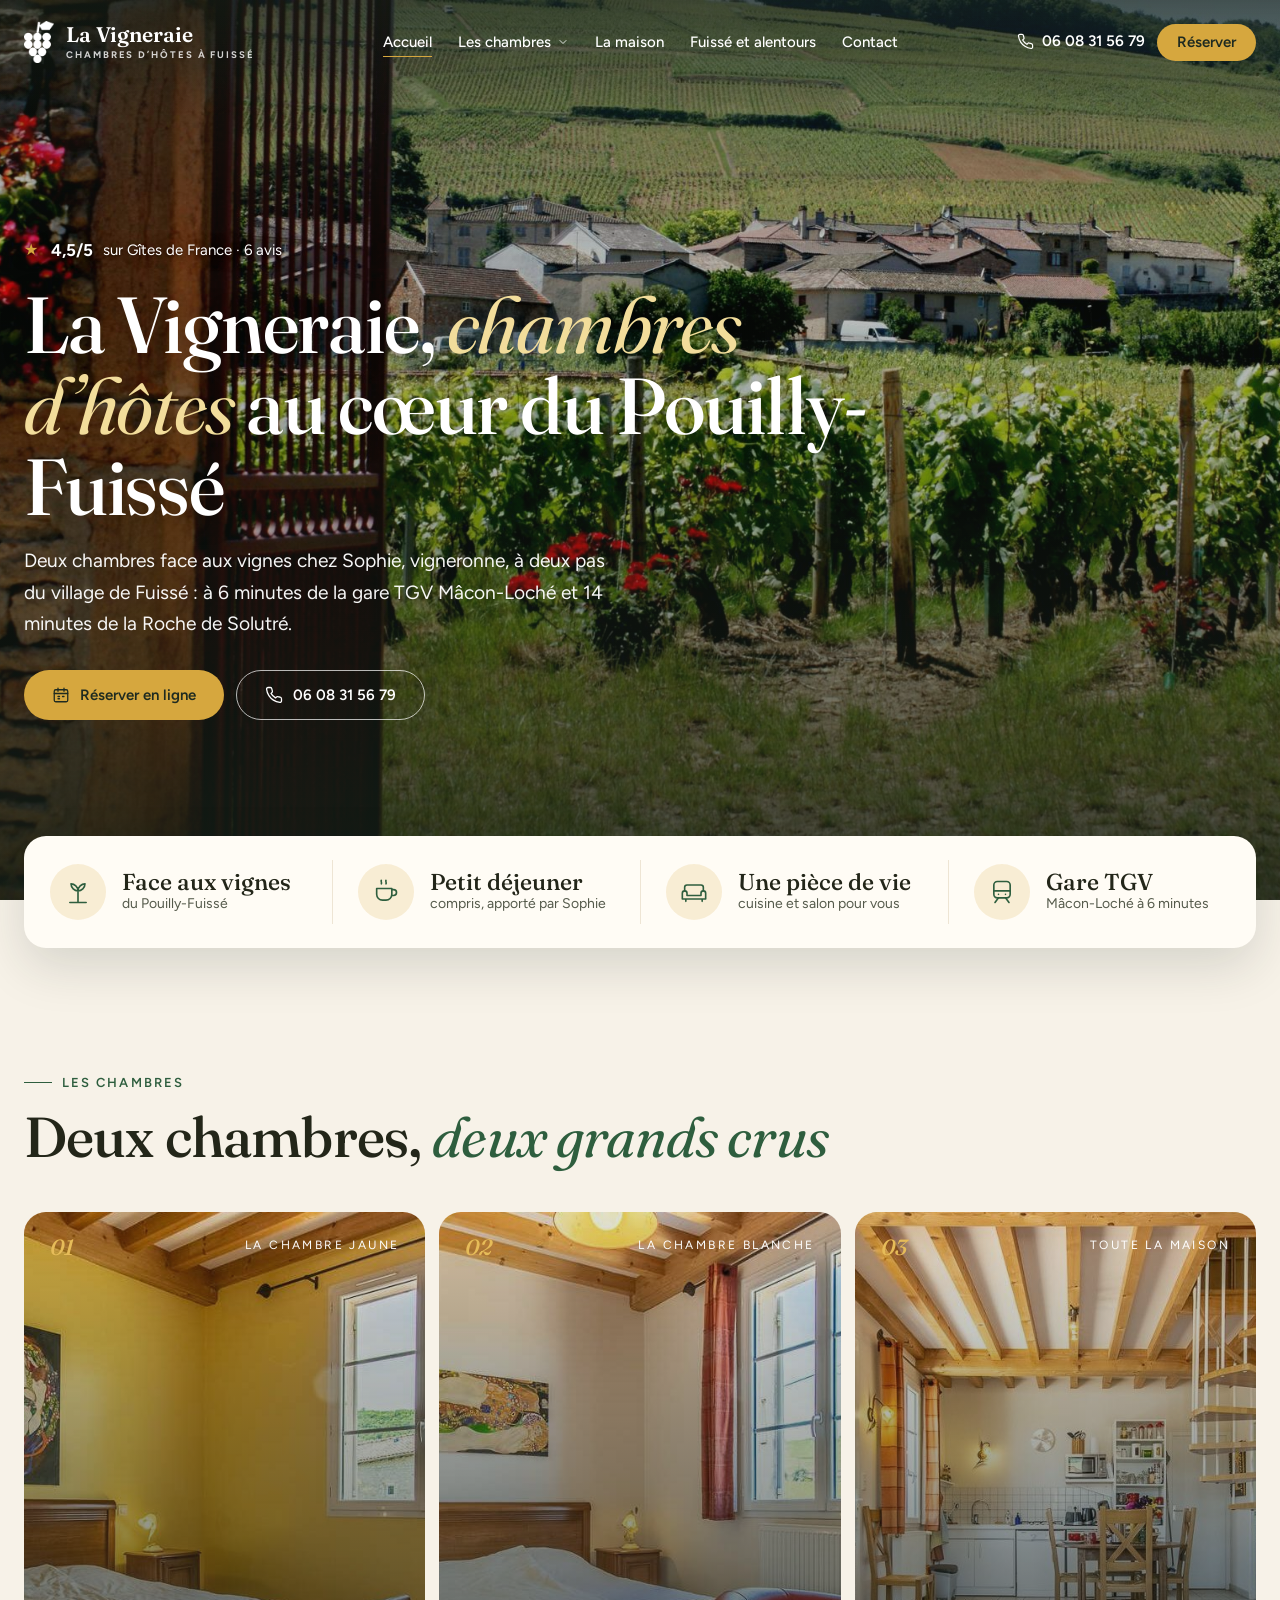
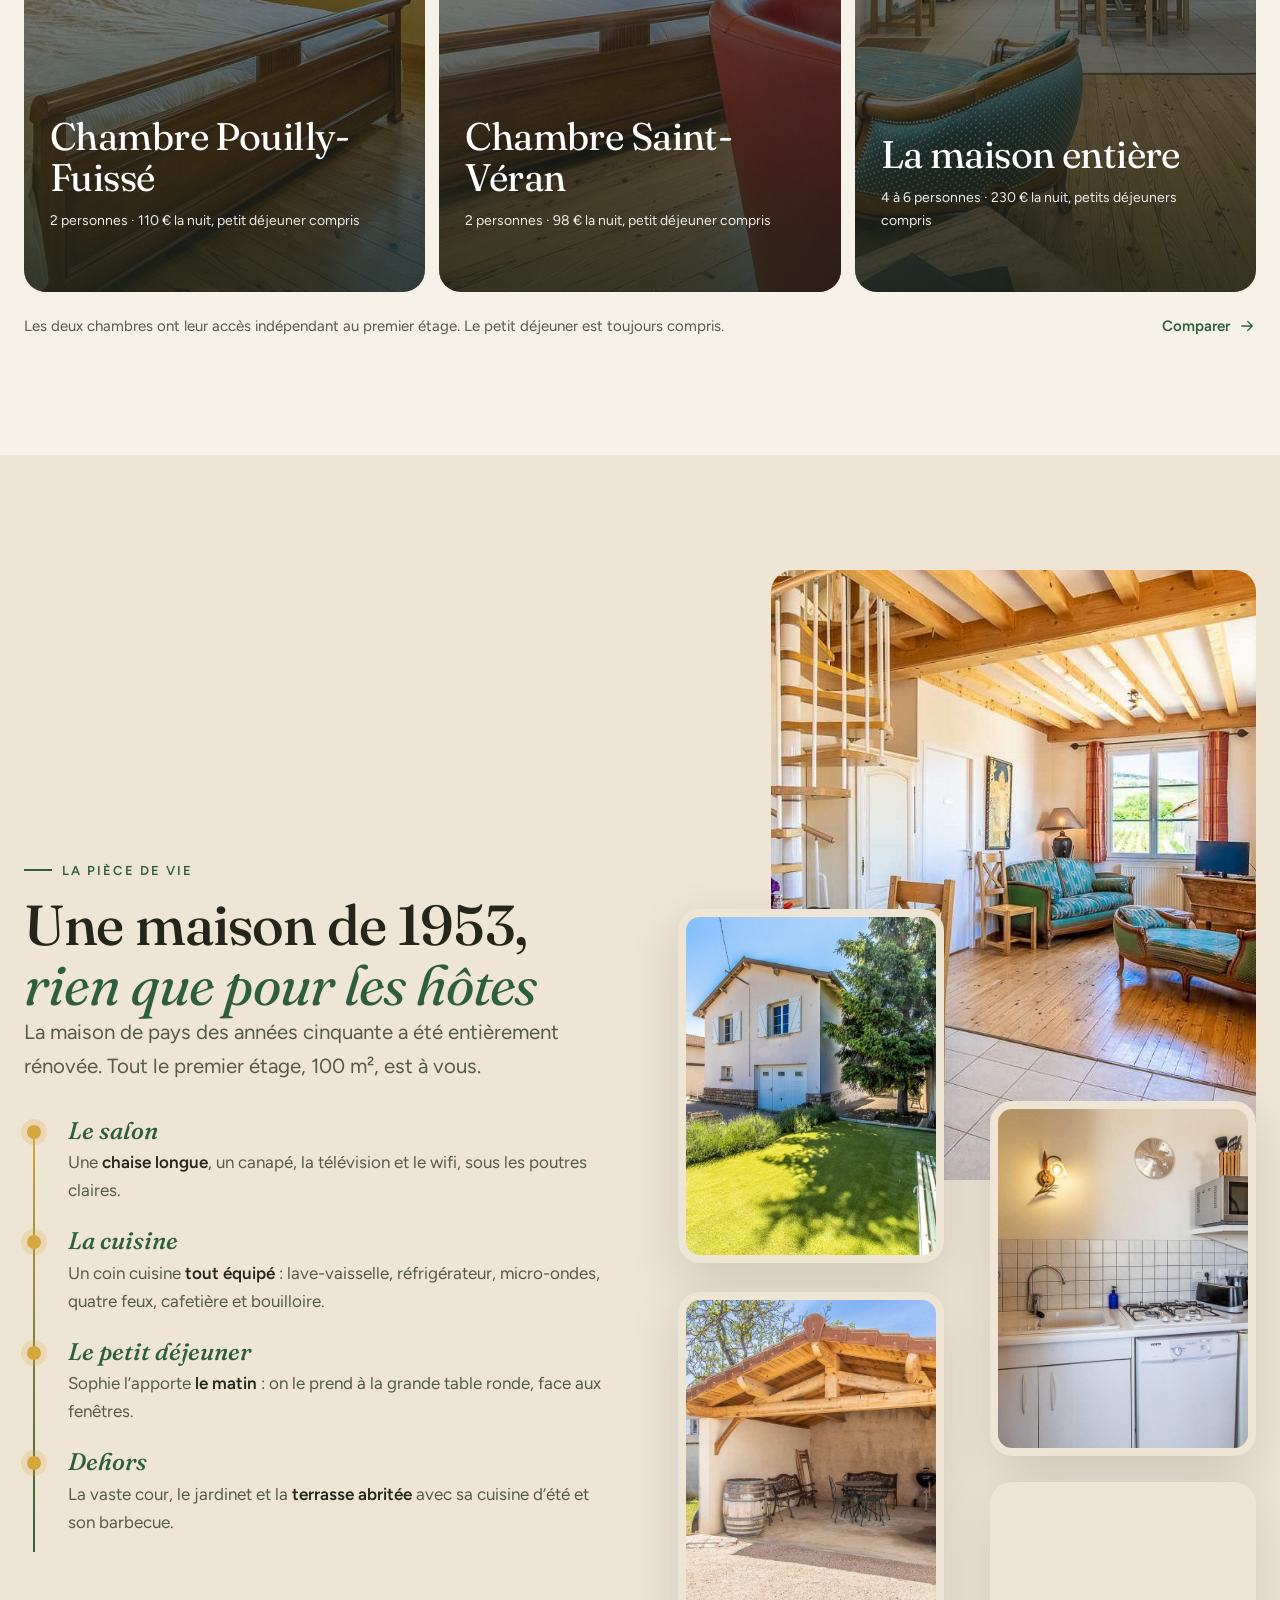
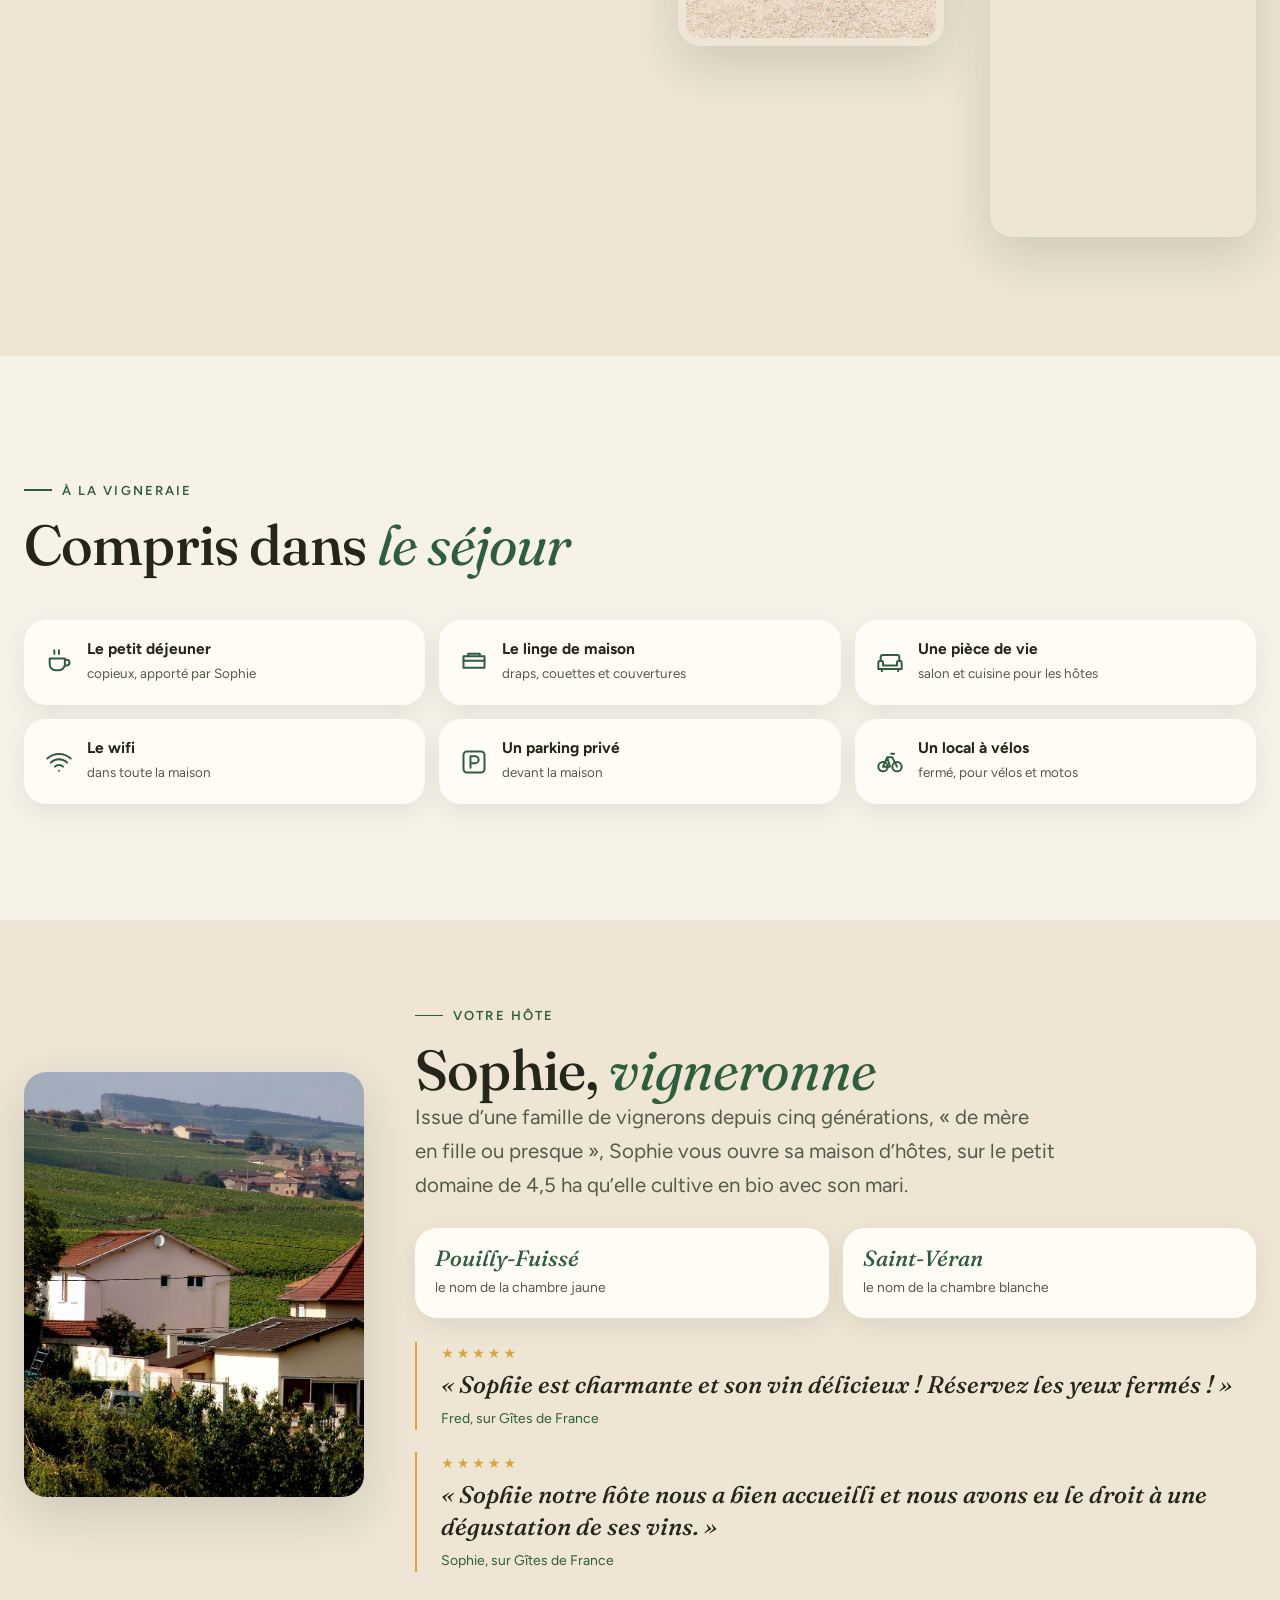
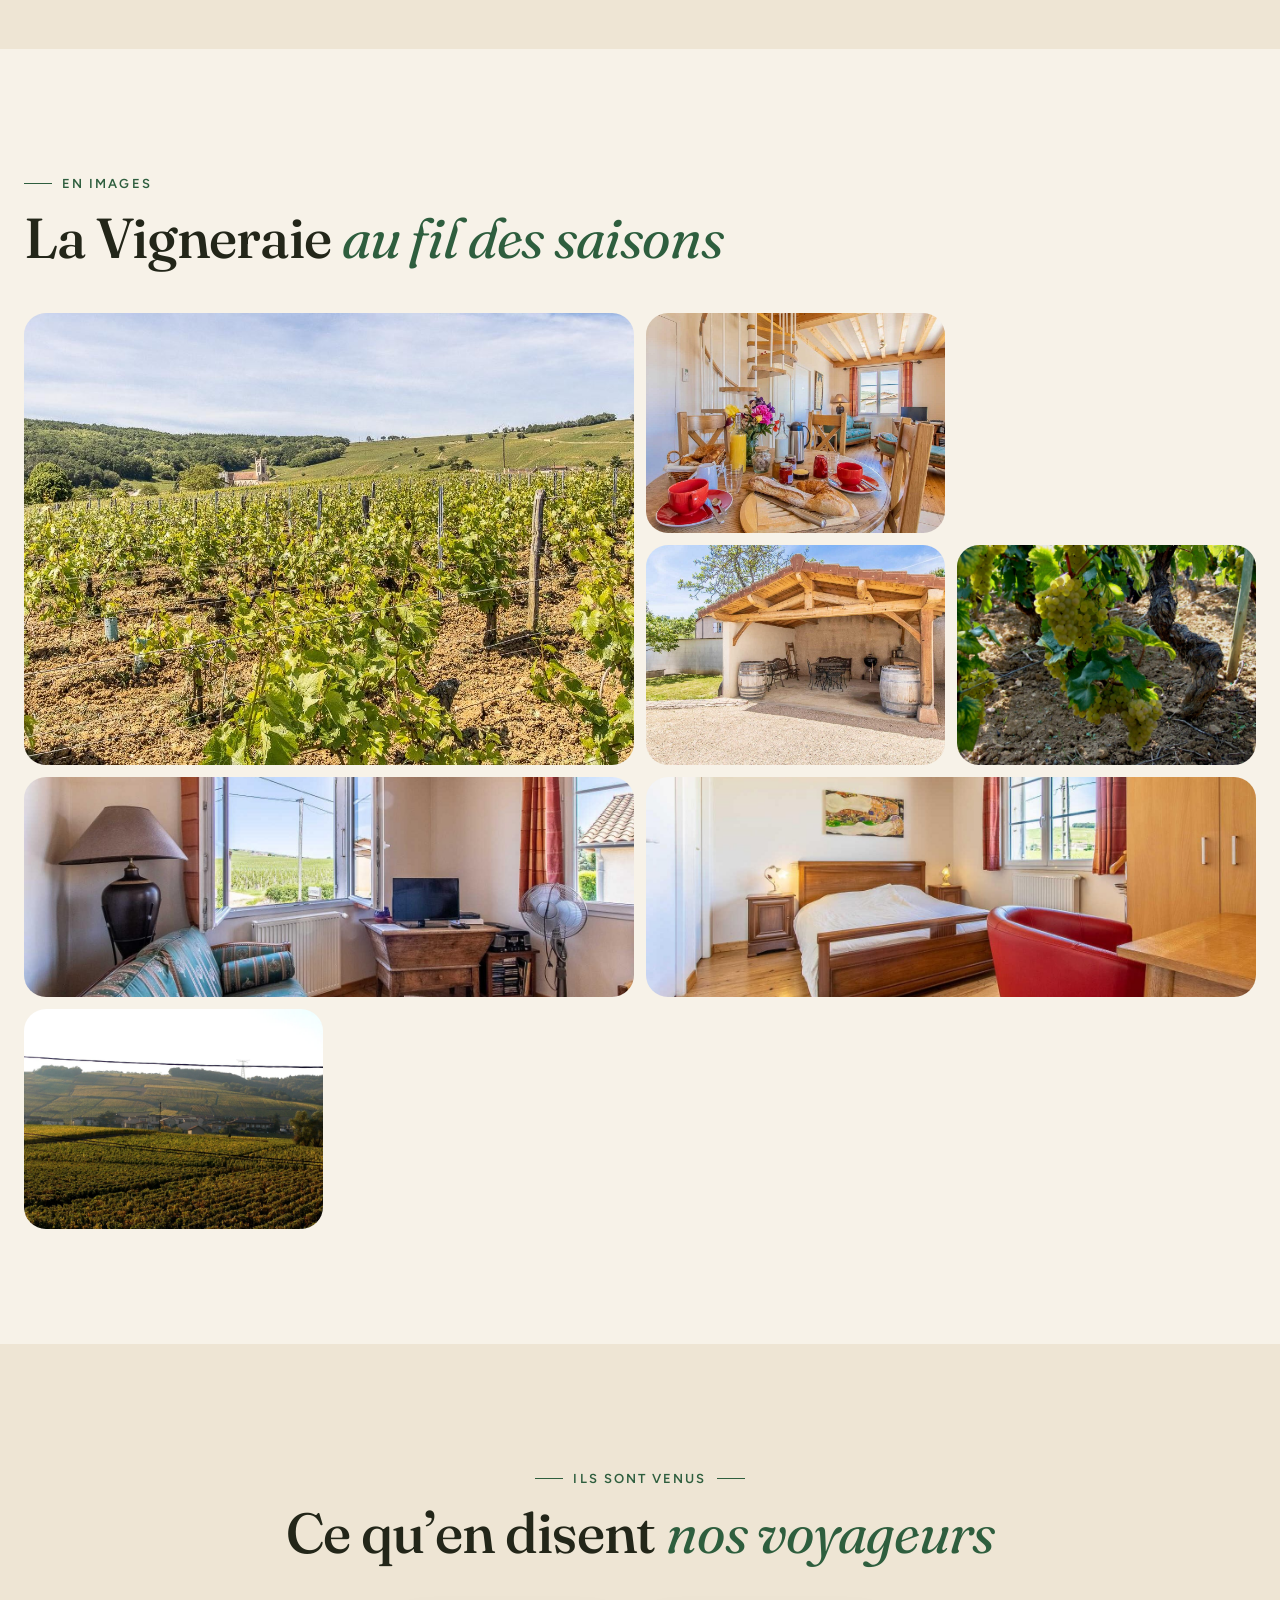
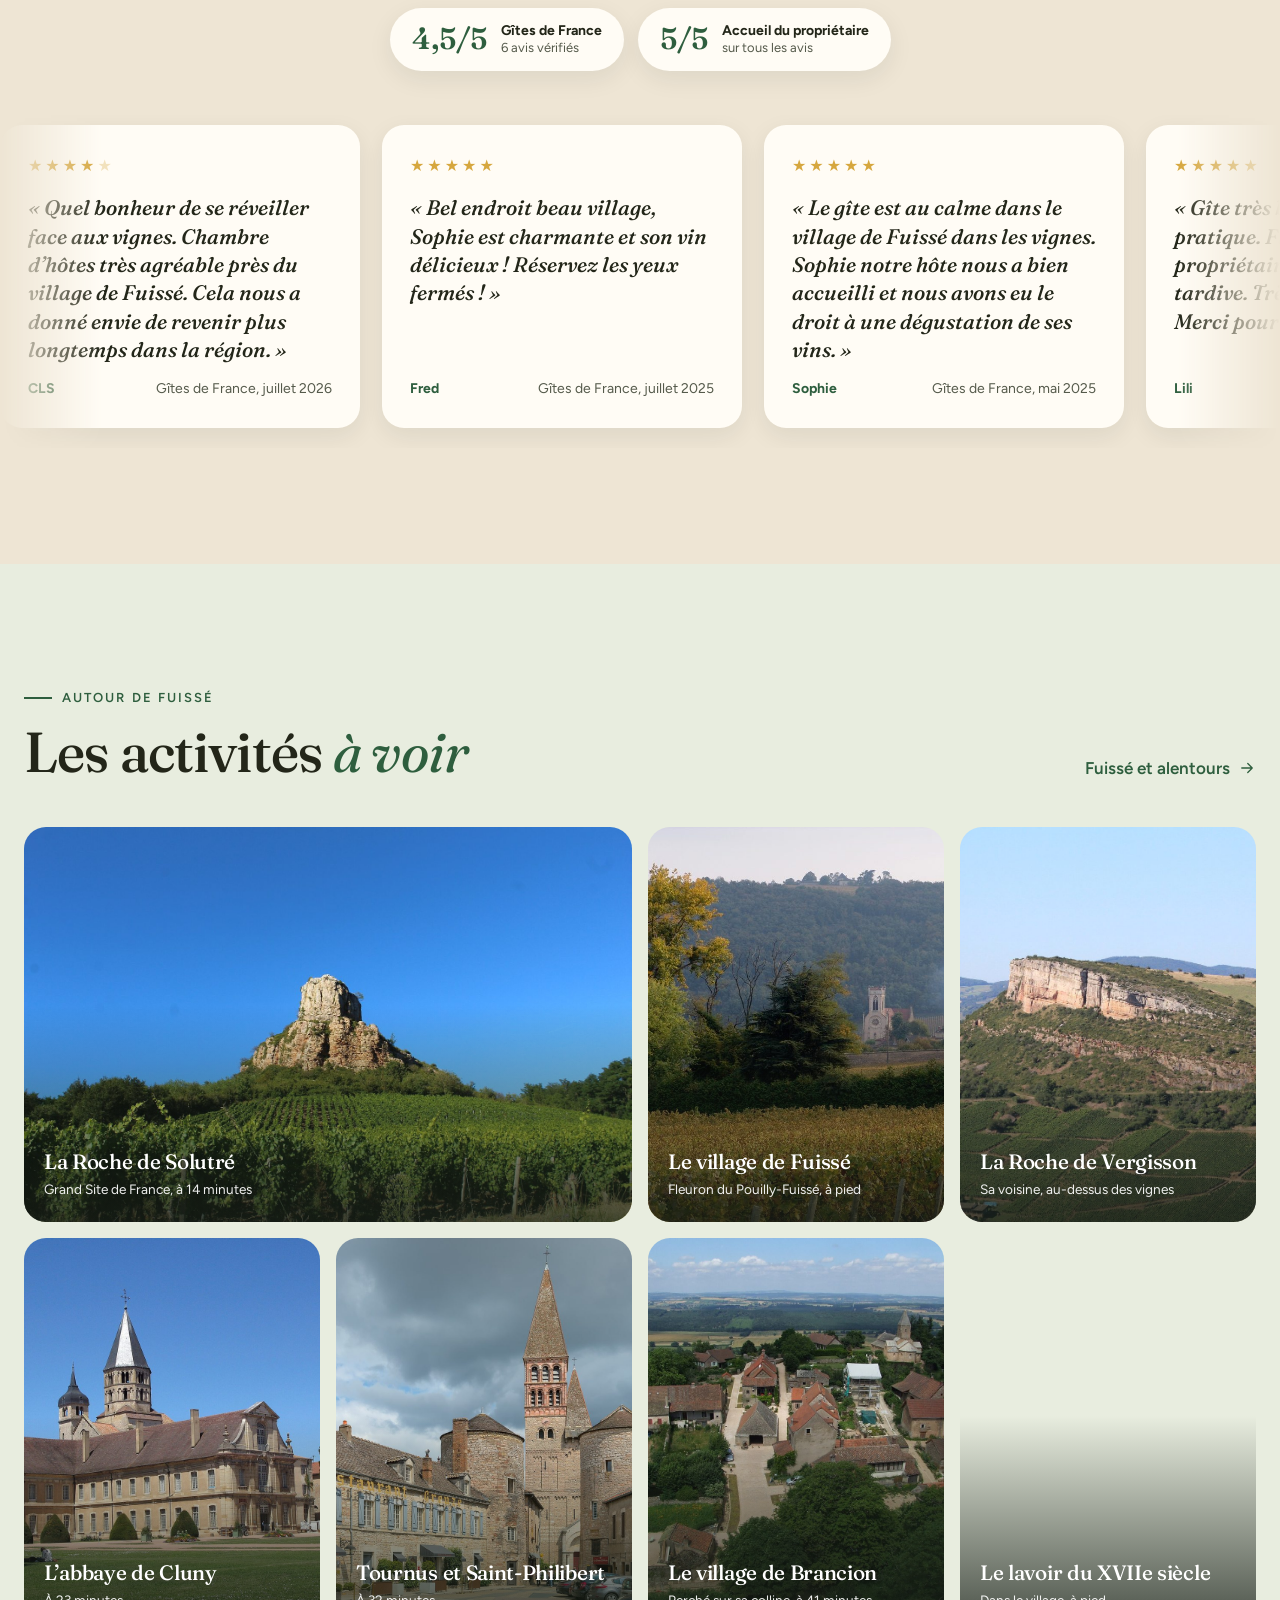
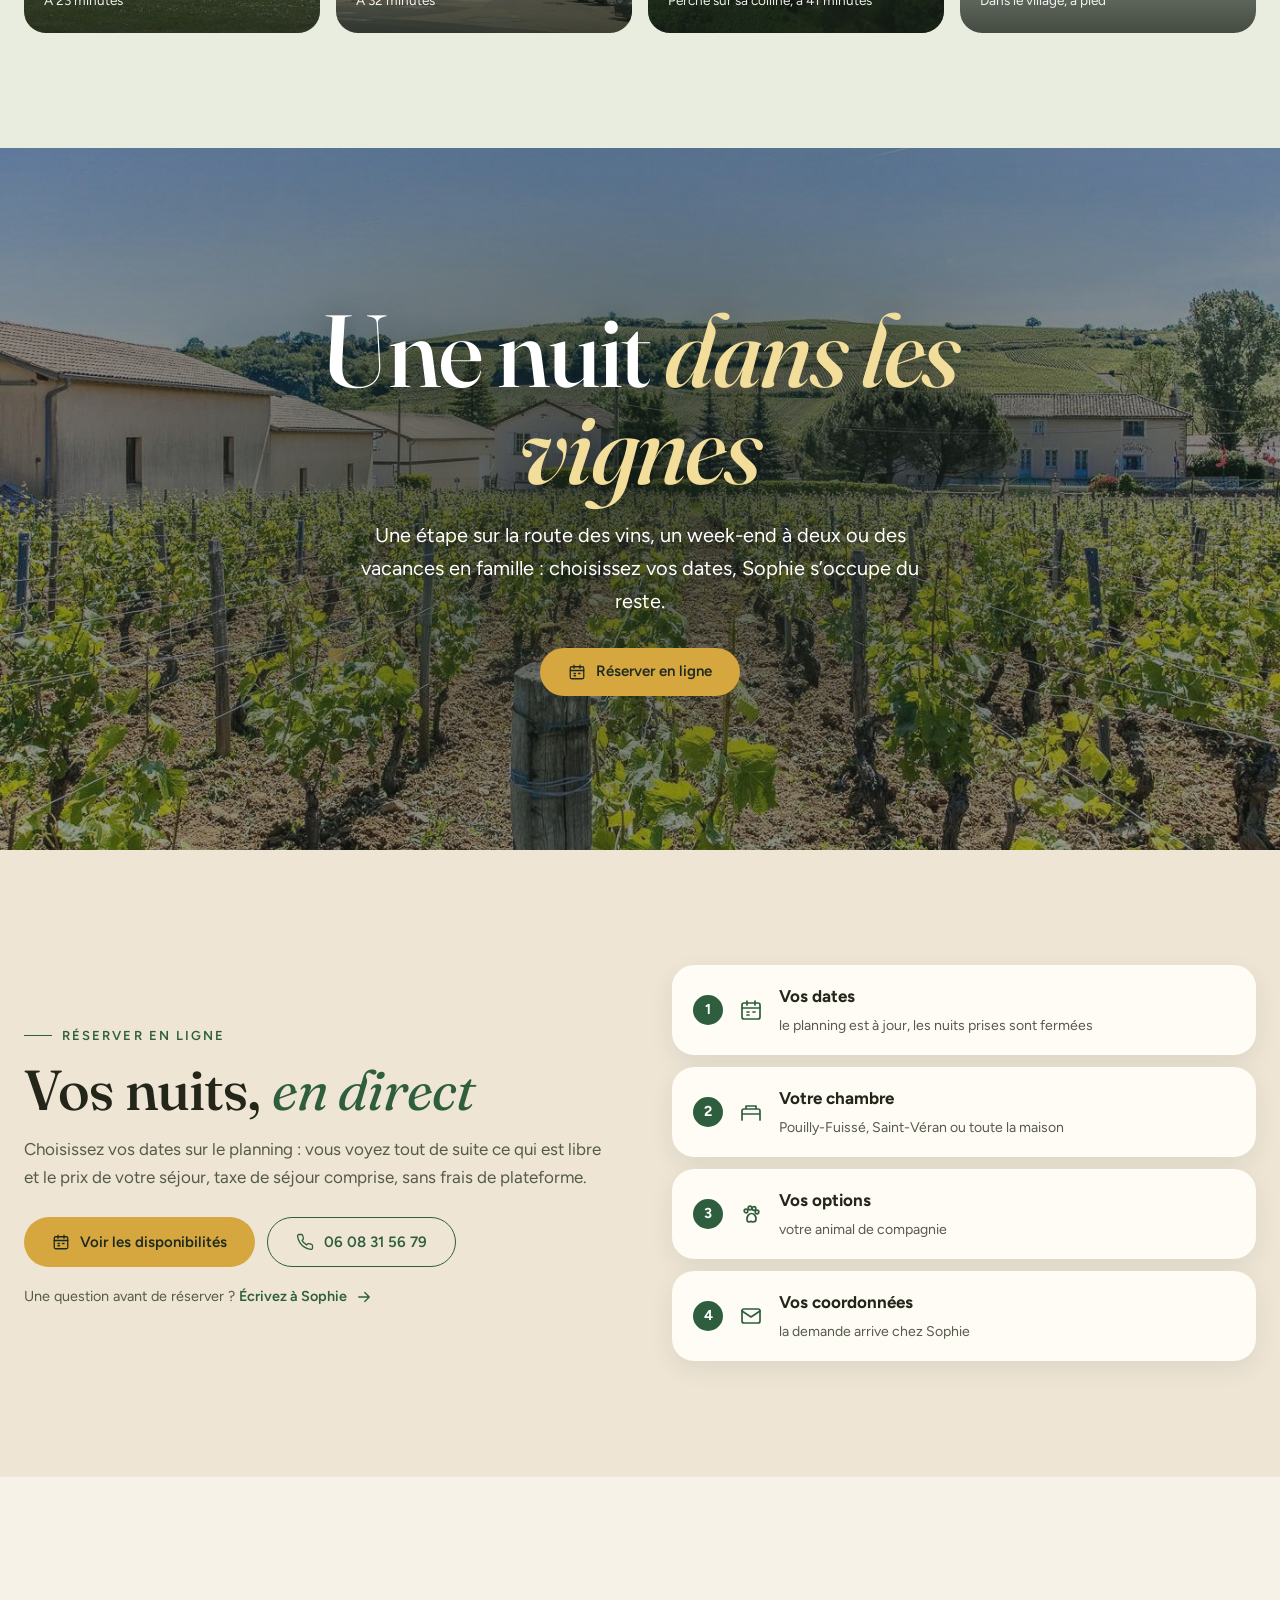
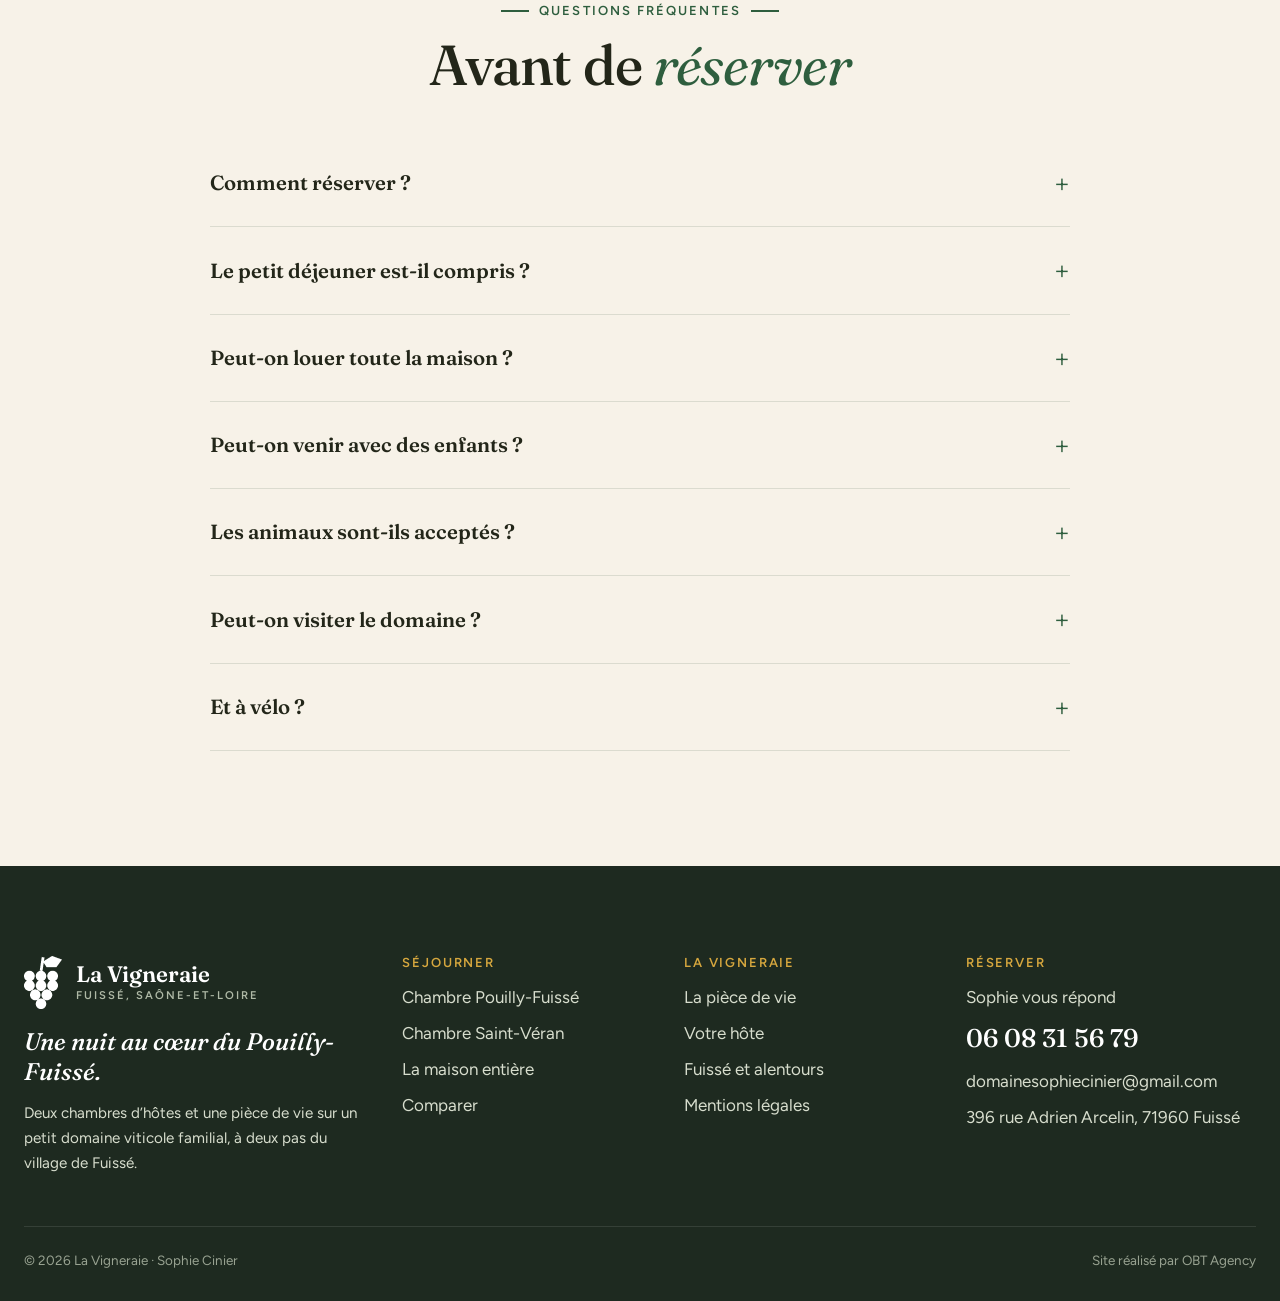
<file: index.html>
<!doctype html>
<html lang="fr">
<head>
<meta charset="utf-8">
<meta name="viewport" content="width=device-width, initial-scale=1">
<meta name="robots" content="noindex, nofollow">
<title>La Vigneraie · Chambres d’hôtes au cœur du Pouilly-Fuissé</title>
<meta name="description" content="La Vigneraie : deux chambres d’hôtes avec petit déjeuner et une pièce de vie sur un domaine viticole familial à Fuissé (Saône-et-Loire), à 6 minutes de la gare TGV Mâcon-Loché.">
<link rel="icon" href="images/favicon.png">
<link rel="preconnect" href="https://fonts.googleapis.com">
<link rel="preconnect" href="https://fonts.gstatic.com" crossorigin>
<link href="https://fonts.googleapis.com/css2?family=Fraunces:ital,opsz,wght@0,9..144,400;0,9..144,500;0,9..144,600;1,9..144,400;1,9..144,500&family=Figtree:wght@400;500;600;700&display=swap" rel="stylesheet">
<link rel="stylesheet" href="css/style.css">
</head>
<body data-page="accueil">
<div class="loader" aria-hidden="true">
  <img class="fond" src="images/vignes/rangs.jpg" alt="">
  <img class="logo-entree" src="images/logo-blanc.png" alt="">
</div>
<header class="entete">
  <div class="conteneur barre">
    <a class="logo" href="index.html" aria-label="La Vigneraie, accueil"><span class="grappe"><img class="blanc" src="images/grappe-blanc.png" alt="" width="152" height="211"><img class="sombre" src="images/grappe-sombre.png" alt="" width="152" height="211"></span><span class="nom">La Vigneraie<small>Chambres d’hôtes à Fuissé</small></span></a>
    <ul class="menu">
      <li><a href="index.html" class="actif">Accueil</a></li>
      <li><a class="ouvrir" href="chambres.html">Les chambres <svg viewBox="0 0 24 24" fill="none" stroke="currentColor" stroke-width="1.7" stroke-linecap="round" stroke-linejoin="round" aria-hidden="true"><path d="m6 9 6 6 6-6"/></svg></a>
        <div class="sous-menu"><a href="chambre-pouilly-fuisse.html"><img src="images/pouilly-fuisse/chambre.jpg" alt=""><span>Chambre Pouilly-Fuissé<small>2 personnes · 110 € la nuit</small></span></a><a href="chambre-saint-veran.html"><img src="images/saint-veran/chambre.jpg" alt=""><span>Chambre Saint-Véran<small>2 personnes · 98 € la nuit</small></span></a><a href="la-maison-entiere.html"><img src="images/vie/piece-escalier.jpg" alt=""><span>La maison entière<small>4 à 6 personnes · 230 € la nuit</small></span></a><a class="tous" href="chambres.html">Comparer</a></div></li>
      <li><a href="la-maison-entiere.html#piece-de-vie">La maison</a></li>
      <li><a href="fuisse-et-alentours.html">Fuissé et alentours</a></li>
      <li><a href="contact.html">Contact</a></li>
    </ul>
    <div class="actions">
      <a class="tel-entete" href="tel:+33608315679"><svg viewBox="0 0 24 24" fill="none" stroke="currentColor" stroke-width="1.7" stroke-linecap="round" stroke-linejoin="round" aria-hidden="true"><path d="M22 16.9v3a2 2 0 0 1-2.2 2 19.8 19.8 0 0 1-8.6-3.1 19.5 19.5 0 0 1-6-6A19.8 19.8 0 0 1 2.1 4.2 2 2 0 0 1 4.1 2h3a2 2 0 0 1 2 1.7c.1 1 .4 1.9.7 2.8a2 2 0 0 1-.5 2.1L8 9.9a16 16 0 0 0 6 6l1.3-1.3a2 2 0 0 1 2.1-.4c.9.3 1.8.6 2.8.7a2 2 0 0 1 1.7 2z"/></svg><span>06 08 31 56 79</span></a>
      <a class="btn btn-plein" href="contact.html#reserver" data-obt-reserve>Réserver</a>
      <button class="burger" aria-label="Menu" aria-expanded="false"><span></span></button>
    </div>
  </div>
</header>
<main>
<section class="hero">
  <div class="diapos">
    <img class="fond actif" src="images/vignes/portail.jpg" alt="Le portail ouvert sur les vignes et le village de Fuissé">
    <img class="fond" src="images/vie/piece-escalier.jpg" alt="La pièce de vie de La Vigneraie">
    <img class="fond" src="images/pouilly-fuisse/chambre.jpg" alt="La chambre Pouilly-Fuissé">
  </div>
  <div class="contenu avec-bande">
    <span class="note-heros"><span class="etoiles" aria-hidden="true">★</span><strong>4,5/5</strong><span>sur Gîtes de France · 6 avis</span></span>
    <h1>La Vigneraie, <em>chambres d’hôtes</em> au cœur du Pouilly-Fuissé</h1>
    <p class="sous">Deux chambres face aux vignes chez Sophie, vigneronne, à deux pas du village de Fuissé : à 6 minutes de la gare TGV Mâcon-Loché et 14 minutes de la Roche de Solutré.</p>
    <div class="boutons">
      <a class="btn btn-plein" href="contact.html#reserver" data-obt-reserve><svg viewBox="0 0 24 24" fill="none" stroke="currentColor" stroke-width="1.7" stroke-linecap="round" stroke-linejoin="round" aria-hidden="true"><rect x="3" y="5" width="18" height="16" rx="2"/><path d="M3 10h18M8 3v4M16 3v4M8 14h2M14 14h2M8 17h2"/></svg> Réserver en ligne</a>
      <a class="btn btn-blanc" href="tel:+33608315679"><svg viewBox="0 0 24 24" fill="none" stroke="currentColor" stroke-width="1.7" stroke-linecap="round" stroke-linejoin="round" aria-hidden="true"><path d="M22 16.9v3a2 2 0 0 1-2.2 2 19.8 19.8 0 0 1-8.6-3.1 19.5 19.5 0 0 1-6-6A19.8 19.8 0 0 1 2.1 4.2 2 2 0 0 1 4.1 2h3a2 2 0 0 1 2 1.7c.1 1 .4 1.9.7 2.8a2 2 0 0 1-.5 2.1L8 9.9a16 16 0 0 0 6 6l1.3-1.3a2 2 0 0 1 2.1-.4c.9.3 1.8.6 2.8.7a2 2 0 0 1 1.7 2z"/></svg> 06 08 31 56 79</a>
    </div>
  </div>
</section>

<div class="bande-mots"><ul data-reveal><li><span class="icone"><svg viewBox="0 0 24 24" fill="none" stroke="currentColor" stroke-width="1.7" stroke-linecap="round" stroke-linejoin="round" aria-hidden="true"><path d="M12 21V11M12 11c-3 0-6-2.5-6-6 3 0 6 2.5 6 6zM12 11c3 0 6-2.5 6-6-3 0-6 2.5-6 6zM5 21h14"/></svg></span><span><strong>Face aux vignes</strong>du Pouilly-Fuissé</span></li><li><span class="icone"><svg viewBox="0 0 24 24" fill="none" stroke="currentColor" stroke-width="1.7" stroke-linecap="round" stroke-linejoin="round" aria-hidden="true"><path d="M4 9h13v5a5 5 0 0 1-5 5H9a5 5 0 0 1-5-5zM17 10h1.5a2.5 2.5 0 0 1 0 5H17M8 2c-.7 1 .7 2 0 3M12 2c-.7 1 .7 2 0 3"/></svg></span><span><strong>Petit déjeuner</strong>compris, apporté par Sophie</span></li><li><span class="icone"><svg viewBox="0 0 24 24" fill="none" stroke="currentColor" stroke-width="1.7" stroke-linecap="round" stroke-linejoin="round" aria-hidden="true"><path d="M4 11V8a2 2 0 0 1 2-2h12a2 2 0 0 1 2 2v3"/><path d="M2 13a2 2 0 0 1 4 0v2h12v-2a2 2 0 0 1 4 0v5H2zM5 18v2M19 18v2"/></svg></span><span><strong>Une pièce de vie</strong>cuisine et salon pour vous</span></li><li><span class="icone"><svg viewBox="0 0 24 24" fill="none" stroke="currentColor" stroke-width="1.7" stroke-linecap="round" stroke-linejoin="round" aria-hidden="true"><rect x="5" y="3" width="14" height="14" rx="3"/><path d="M5 11h14M9 17l-3 4M15 17l3 4M9 14h.01M15 14h.01"/></svg></span><span><strong>Gare TGV</strong>Mâcon-Loché à 6 minutes</span></li></ul></div>

<section class="section" id="chambres">
  <div class="conteneur">
    <div class="entete-section"><div><span class="surtitre">Les chambres</span><h2>Deux chambres, <em class="it">deux grands crus</em></h2></div></div>
    <div class="portes" data-reveal>
      <a class="porte" href="chambre-pouilly-fuisse.html">
        <img src="images/pouilly-fuisse/chambre.jpg" alt="Chambre Pouilly-Fuissé" loading="lazy" decoding="async">
        <span class="num">01</span><span class="verbe">La chambre jaune</span>
        <div class="bas">
          <h3>Chambre Pouilly-Fuissé</h3>
          <div class="infos">2 personnes · 110 € la nuit, petit déjeuner compris</div>
          <p>Les murs couleur soleil, un grand lit de 160 et sa salle d’eau privative, face aux vignes.</p>
          <span class="btn btn-plein">Voir la chambre</span>
        </div>
      </a>
      <a class="porte" href="chambre-saint-veran.html">
        <img src="images/saint-veran/chambre.jpg" alt="Chambre Saint-Véran" loading="lazy" decoding="async">
        <span class="num">02</span><span class="verbe">La chambre blanche</span>
        <div class="bas">
          <h3>Chambre Saint-Véran</h3>
          <div class="infos">2 personnes · 98 € la nuit, petit déjeuner compris</div>
          <p>Une chambre claire aux paysages peints, sa salle d’eau et ses toilettes indépendantes.</p>
          <span class="btn btn-plein">Voir la chambre</span>
        </div>
      </a>
      <a class="porte" href="la-maison-entiere.html">
        <img src="images/vie/piece-escalier.jpg" alt="La maison entière" loading="lazy" decoding="async">
        <span class="num">03</span><span class="verbe">Toute la maison</span>
        <div class="bas">
          <h3>La maison entière</h3>
          <div class="infos">4 à 6 personnes · 230 € la nuit, petits déjeuners compris</div>
          <p>Les deux chambres, la mezzanine pour les enfants et la pièce de vie, rien que pour vous.</p>
          <span class="btn btn-plein">Voir la maison</span>
        </div>
      </a>
    </div>
    <div class="sous-portes"><span>Les deux chambres ont leur accès indépendant au premier étage. Le petit déjeuner est toujours compris.</span><a class="lien-fleche" href="chambres.html">Comparer <svg viewBox="0 0 24 24" fill="none" stroke="currentColor" stroke-width="1.7" stroke-linecap="round" stroke-linejoin="round" aria-hidden="true"><path d="M5 12h14M13 6l6 6-6 6"/></svg></a></div>
  </div>
</section>

<section class="section creme" id="piece-de-vie">
  <div class="conteneur split">
    <div data-reveal>
      <span class="surtitre">La pièce de vie</span>
      <h2>Une maison de 1953, <em class="it">rien que pour les hôtes</em></h2>
      <p class="chapeau">La maison de pays des années cinquante a été entièrement rénovée. Tout le premier étage, 100 m², est à vous.</p>
      <ol class="liste-spas">
        <li><span class="nom">Le salon</span><p>Une <strong>chaise longue</strong>, un canapé, la télévision et le wifi, sous les poutres claires.</p></li>
        <li><span class="nom">La cuisine</span><p>Un coin cuisine <strong>tout équipé</strong> : lave-vaisselle, réfrigérateur, micro-ondes, quatre feux, cafetière et bouilloire.</p></li>
        <li><span class="nom">Le petit déjeuner</span><p>Sophie l’apporte <strong>le matin</strong> : on le prend à la grande table ronde, face aux fenêtres.</p></li>
        <li><span class="nom">Dehors</span><p>La vaste cour, le jardinet et la <strong>terrasse abritée</strong> avec sa cuisine d’été et son barbecue.</p></li>
      </ol>
    </div>
    <div class="collage" data-reveal>
      <div class="superposees">
        <div class="grande photo-cadre"><img src="images/vie/piece.jpg" alt="La pièce de vie, la table et le salon" loading="lazy" decoding="async"></div>
        <div class="petite photo-cadre"><img src="images/maison/facade-jardin.jpg" alt="La maison et son jardinet" loading="lazy" decoding="async"></div>
      </div>
      <div class="quinconce">
        <div class="photo-cadre"><img src="images/vie/cuisine.jpg" alt="La cuisine équipée" loading="lazy" decoding="async"></div>
        <div class="photo-cadre"><img src="images/maison/terrasse.jpg" alt="La terrasse abritée" loading="lazy" decoding="async"></div>
        <div class="photo-cadre"><img src="images/vie/salon.jpg" alt="Le salon" loading="lazy" decoding="async"></div>
      </div>
    </div>
  </div>
</section>

<section class="section" id="compris">
  <div class="conteneur">
    <div class="entete-section"><div><span class="surtitre">À La Vigneraie</span><h2>Compris dans <em class="it">le séjour</em></h2></div></div>
    <div class="compris"><div class="bloc" data-reveal><svg viewBox="0 0 24 24" fill="none" stroke="currentColor" stroke-width="1.7" stroke-linecap="round" stroke-linejoin="round" aria-hidden="true"><path d="M4 9h13v5a5 5 0 0 1-5 5H9a5 5 0 0 1-5-5zM17 10h1.5a2.5 2.5 0 0 1 0 5H17M8 2c-.7 1 .7 2 0 3M12 2c-.7 1 .7 2 0 3"/></svg><div><strong>Le petit déjeuner</strong><small>copieux, apporté par Sophie</small></div></div><div class="bloc" data-reveal><svg viewBox="0 0 24 24" fill="none" stroke="currentColor" stroke-width="1.7" stroke-linecap="round" stroke-linejoin="round" aria-hidden="true"><path d="M3 7h18v10H3z"/><path d="M3 11h18M7 7V5h10v2"/></svg><div><strong>Le linge de maison</strong><small>draps, couettes et couvertures</small></div></div><div class="bloc" data-reveal><svg viewBox="0 0 24 24" fill="none" stroke="currentColor" stroke-width="1.7" stroke-linecap="round" stroke-linejoin="round" aria-hidden="true"><path d="M4 11V8a2 2 0 0 1 2-2h12a2 2 0 0 1 2 2v3"/><path d="M2 13a2 2 0 0 1 4 0v2h12v-2a2 2 0 0 1 4 0v5H2zM5 18v2M19 18v2"/></svg><div><strong>Une pièce de vie</strong><small>salon et cuisine pour les hôtes</small></div></div><div class="bloc" data-reveal><svg viewBox="0 0 24 24" fill="none" stroke="currentColor" stroke-width="1.7" stroke-linecap="round" stroke-linejoin="round" aria-hidden="true"><path d="M5 12.5a10 10 0 0 1 14 0M8.5 16a5 5 0 0 1 7 0M2 9a15 15 0 0 1 20 0M12 19.5h.01"/></svg><div><strong>Le wifi</strong><small>dans toute la maison</small></div></div><div class="bloc" data-reveal><svg viewBox="0 0 24 24" fill="none" stroke="currentColor" stroke-width="1.7" stroke-linecap="round" stroke-linejoin="round" aria-hidden="true"><rect x="3" y="3" width="18" height="18" rx="3"/><path d="M9 17V7h4a3 3 0 0 1 0 6H9"/></svg><div><strong>Un parking privé</strong><small>devant la maison</small></div></div><div class="bloc" data-reveal><svg viewBox="0 0 24 24" fill="none" stroke="currentColor" stroke-width="1.7" stroke-linecap="round" stroke-linejoin="round" aria-hidden="true"><circle cx="6" cy="16" r="4"/><circle cx="18" cy="16" r="4"/><path d="M6 16 9.5 8H14l4 8M9.5 8 12 16h-6M13 5h2.5"/></svg><div><strong>Un local à vélos</strong><small>fermé, pour vélos et motos</small></div></div></div>
  </div>
</section>

<section class="section creme compacte" id="hote">
  <div class="conteneur hotes">
    <div class="hote-photo" data-reveal><img src="images/maison/domaine.jpg" alt="Le domaine de Sophie au milieu des vignes" loading="lazy" decoding="async"></div>
    <div data-reveal>
      <span class="surtitre">Votre hôte</span>
      <h2>Sophie, <em class="it">vigneronne</em></h2>
      <p class="chapeau">Issue d’une famille de vignerons depuis cinq générations, « de mère en fille ou presque », Sophie vous ouvre sa maison d’hôtes, sur le petit domaine de 4,5 ha qu’elle cultive en bio avec son mari.</p>
      <div class="appellations"><div><strong>Pouilly-Fuissé</strong><small>le nom de la chambre jaune</small></div><div><strong>Saint-Véran</strong><small>le nom de la chambre blanche</small></div></div>
      <ul class="citations">
        <li><span class="etoiles" role="img" aria-label="5 sur 5">★★★★★</span><q>Sophie est charmante et son vin délicieux ! Réservez les yeux fermés !</q><cite>Fred, sur Gîtes de France</cite></li>
        <li><span class="etoiles" role="img" aria-label="5 sur 5">★★★★★</span><q>Sophie notre hôte nous a bien accueilli et nous avons eu le droit à une dégustation de ses vins.</q><cite>Sophie, sur Gîtes de France</cite></li>
      </ul>
    </div>
  </div>
</section>

<section class="section" id="images">
  <div class="conteneur">
    <div class="entete-section"><div><span class="surtitre">En images</span><h2>La Vigneraie <em class="it">au fil des saisons</em></h2></div></div>
    <div class="mosaique longue" data-reveal><button class="" data-galerie="images/vignes/rangs.jpg" data-legende="Les vignes et le clocher de Fuissé" aria-label="Agrandir : Les vignes et le clocher de Fuissé"><img src="images/vignes/rangs.jpg" alt="Les vignes et le clocher de Fuissé" loading="lazy" decoding="async"><span>Les vignes et le clocher de Fuissé</span></button><button class="" data-galerie="images/vie/petit-dejeuner.jpg" data-legende="Le petit déjeuner" aria-label="Agrandir : Le petit déjeuner"><img src="images/vie/petit-dejeuner.jpg" alt="Le petit déjeuner" loading="lazy" decoding="async"><span>Le petit déjeuner</span></button><button class="" data-galerie="images/pouilly-fuisse/klimt.jpg" data-legende="La chambre Pouilly-Fuissé" aria-label="Agrandir : La chambre Pouilly-Fuissé"><img src="images/pouilly-fuisse/klimt.jpg" alt="La chambre Pouilly-Fuissé" loading="lazy" decoding="async"><span>La chambre Pouilly-Fuissé</span></button><button class="" data-galerie="images/maison/terrasse.jpg" data-legende="La terrasse abritée" aria-label="Agrandir : La terrasse abritée"><img src="images/maison/terrasse.jpg" alt="La terrasse abritée" loading="lazy" decoding="async"><span>La terrasse abritée</span></button><button class="" data-galerie="images/vignes/raisins.jpg" data-legende="Le chardonnay avant les vendanges" aria-label="Agrandir : Le chardonnay avant les vendanges"><img src="images/vignes/raisins.jpg" alt="Le chardonnay avant les vendanges" loading="lazy" decoding="async"><span>Le chardonnay avant les vendanges</span></button><button class="" data-galerie="images/vie/salon-vignes.jpg" data-legende="Le salon, fenêtre sur les vignes" aria-label="Agrandir : Le salon, fenêtre sur les vignes"><img src="images/vie/salon-vignes.jpg" alt="Le salon, fenêtre sur les vignes" loading="lazy" decoding="async"><span>Le salon, fenêtre sur les vignes</span></button><button class="" data-galerie="images/saint-veran/chambre.jpg" data-legende="La chambre Saint-Véran" aria-label="Agrandir : La chambre Saint-Véran"><img src="images/saint-veran/chambre.jpg" alt="La chambre Saint-Véran" loading="lazy" decoding="async"><span>La chambre Saint-Véran</span></button><button class="" data-galerie="images/vignes/automne.jpg" data-legende="Les vignes en automne" aria-label="Agrandir : Les vignes en automne"><img src="images/vignes/automne.jpg" alt="Les vignes en automne" loading="lazy" decoding="async"><span>Les vignes en automne</span></button><button class="" data-galerie="images/maison/facade.jpg" data-legende="La maison et sa cour" aria-label="Agrandir : La maison et sa cour"><img src="images/maison/facade.jpg" alt="La maison et sa cour" loading="lazy" decoding="async"><span>La maison et sa cour</span></button><button class="" data-galerie="images/vignes/vendanges.jpg" data-legende="Les vendanges en septembre" aria-label="Agrandir : Les vendanges en septembre"><img src="images/vignes/vendanges.jpg" alt="Les vendanges en septembre" loading="lazy" decoding="async"><span>Les vendanges en septembre</span></button></div>
  </div>
</section>

<section class="section creme" id="avis">
  <div class="entete-section centre conteneur"><div><span class="surtitre">Ils sont venus</span><h2>Ce qu’en disent <em class="it">nos voyageurs</em></h2></div></div>
  <div class="notes" data-reveal>
    <span class="note"><span class="chiffre">4,5/5</span><span class="detail"><strong>Gîtes de France</strong>6 avis vérifiés</span></span>
    <span class="note"><span class="chiffre">5/5</span><span class="detail"><strong>Accueil du propriétaire</strong>sur tous les avis</span></span>
  </div>
  <div class="defile" data-reveal><div class="piste"><article class="carte-avis"><span class="etoiles" role="img" aria-label="4 sur 5">★★★★<span class="eteinte">★</span></span><blockquote>« Quel bonheur de se réveiller face aux vignes. Chambre d’hôtes très agréable près du village de Fuissé. Cela nous a donné envie de revenir plus longtemps dans la région. »</blockquote><footer><strong>CLS</strong><span>Gîtes de France, juillet 2026</span></footer></article><article class="carte-avis"><span class="etoiles" role="img" aria-label="5 sur 5">★★★★★<span class="eteinte"></span></span><blockquote>« Bel endroit beau village, Sophie est charmante et son vin délicieux ! Réservez les yeux fermés ! »</blockquote><footer><strong>Fred</strong><span>Gîtes de France, juillet 2025</span></footer></article><article class="carte-avis"><span class="etoiles" role="img" aria-label="5 sur 5">★★★★★<span class="eteinte"></span></span><blockquote>« Le gîte est au calme dans le village de Fuissé dans les vignes. Sophie notre hôte nous a bien accueilli et nous avons eu le droit à une dégustation de ses vins. »</blockquote><footer><strong>Sophie</strong><span>Gîtes de France, mai 2025</span></footer></article><article class="carte-avis"><span class="etoiles" role="img" aria-label="5 sur 5">★★★★★<span class="eteinte"></span></span><blockquote>« Gîte très bien situé et pratique. Flexibilité du propriétaire pour une arrivée tardive. Très bon petit déjeuner. Merci pour tout ça ! »</blockquote><footer><strong>Lili</strong><span>Gîtes de France, juillet 2025</span></footer></article><article class="carte-avis"><span class="etoiles" role="img" aria-label="4 sur 5">★★★★<span class="eteinte">★</span></span><blockquote>« Nuit tranquille à Fuissé. Accueil parfait de Sophie. Petit déjeuner copieux. »</blockquote><footer><strong>Kiki</strong><span>Gîtes de France, mai 2026</span></footer></article><article class="carte-avis"><span class="etoiles" role="img" aria-label="4 sur 5">★★★★<span class="eteinte">★</span></span><blockquote>« On se plonge dans le pays des vignes et du retour à la terre. »</blockquote><footer><strong>Passant</strong><span>Gîtes de France, mai 2026</span></footer></article><article class="carte-avis" aria-hidden="true"><span class="etoiles" role="img" aria-label="4 sur 5">★★★★<span class="eteinte">★</span></span><blockquote>« Quel bonheur de se réveiller face aux vignes. Chambre d’hôtes très agréable près du village de Fuissé. Cela nous a donné envie de revenir plus longtemps dans la région. »</blockquote><footer><strong>CLS</strong><span>Gîtes de France, juillet 2026</span></footer></article><article class="carte-avis" aria-hidden="true"><span class="etoiles" role="img" aria-label="5 sur 5">★★★★★<span class="eteinte"></span></span><blockquote>« Bel endroit beau village, Sophie est charmante et son vin délicieux ! Réservez les yeux fermés ! »</blockquote><footer><strong>Fred</strong><span>Gîtes de France, juillet 2025</span></footer></article><article class="carte-avis" aria-hidden="true"><span class="etoiles" role="img" aria-label="5 sur 5">★★★★★<span class="eteinte"></span></span><blockquote>« Le gîte est au calme dans le village de Fuissé dans les vignes. Sophie notre hôte nous a bien accueilli et nous avons eu le droit à une dégustation de ses vins. »</blockquote><footer><strong>Sophie</strong><span>Gîtes de France, mai 2025</span></footer></article><article class="carte-avis" aria-hidden="true"><span class="etoiles" role="img" aria-label="5 sur 5">★★★★★<span class="eteinte"></span></span><blockquote>« Gîte très bien situé et pratique. Flexibilité du propriétaire pour une arrivée tardive. Très bon petit déjeuner. Merci pour tout ça ! »</blockquote><footer><strong>Lili</strong><span>Gîtes de France, juillet 2025</span></footer></article><article class="carte-avis" aria-hidden="true"><span class="etoiles" role="img" aria-label="4 sur 5">★★★★<span class="eteinte">★</span></span><blockquote>« Nuit tranquille à Fuissé. Accueil parfait de Sophie. Petit déjeuner copieux. »</blockquote><footer><strong>Kiki</strong><span>Gîtes de France, mai 2026</span></footer></article><article class="carte-avis" aria-hidden="true"><span class="etoiles" role="img" aria-label="4 sur 5">★★★★<span class="eteinte">★</span></span><blockquote>« On se plonge dans le pays des vignes et du retour à la terre. »</blockquote><footer><strong>Passant</strong><span>Gîtes de France, mai 2026</span></footer></article></div></div>
</section>

<section class="section sauge">
  <div class="conteneur">
    <div class="entete-section">
      <div><span class="surtitre">Autour de Fuissé</span><h2>Les activités <em class="it">à voir</em></h2></div>
      <a class="lien-fleche" href="fuisse-et-alentours.html">Fuissé et alentours <svg viewBox="0 0 24 24" fill="none" stroke="currentColor" stroke-width="1.7" stroke-linecap="round" stroke-linejoin="round" aria-hidden="true"><path d="M5 12h14M13 6l6 6-6 6"/></svg></a>
    </div>
    <div class="activites"><div class="activite large" data-reveal><img src="images/region/solutre.jpg" alt="La Roche de Solutré" loading="lazy" decoding="async"><div class="txt"><h3>La Roche de Solutré</h3><small>Grand Site de France, à 14 minutes</small></div></div><div class="activite" data-reveal><img src="images/village/eglise.jpg" alt="Le village de Fuissé" loading="lazy" decoding="async"><div class="txt"><h3>Le village de Fuissé</h3><small>Fleuron du Pouilly-Fuissé, à pied</small></div></div><div class="activite" data-reveal><img src="images/region/vergisson.jpg" alt="La Roche de Vergisson" loading="lazy" decoding="async"><div class="txt"><h3>La Roche de Vergisson</h3><small>Sa voisine, au-dessus des vignes</small></div></div><div class="activite" data-reveal><img src="images/region/cluny.jpg" alt="L’abbaye de Cluny" loading="lazy" decoding="async"><div class="txt"><h3>L’abbaye de Cluny</h3><small>À 23 minutes</small></div></div><div class="activite" data-reveal><img src="images/region/tournus.jpg" alt="Tournus et Saint-Philibert" loading="lazy" decoding="async"><div class="txt"><h3>Tournus et Saint-Philibert</h3><small>À 32 minutes</small></div></div><div class="activite" data-reveal><img src="images/region/brancion.jpg" alt="Le village de Brancion" loading="lazy" decoding="async"><div class="txt"><h3>Le village de Brancion</h3><small>Perché sur sa colline, à 41 minutes</small></div></div><div class="activite" data-reveal><img src="images/village/lavoir.jpg" alt="Le lavoir du XVIIe siècle" loading="lazy" decoding="async"><div class="txt"><h3>Le lavoir du XVIIe siècle</h3><small>Dans le village, à pied</small></div></div></div>
  </div>
</section>

<section class="bandeau-final">
  <img src="images/vignes/ete.jpg" alt="Les vignes du Pouilly-Fuissé en été" loading="lazy" decoding="async">
  <div class="contenu">
    <h2>Une nuit <em>dans les vignes</em></h2>
    <p>Une étape sur la route des vins, un week-end à deux ou des vacances en famille : choisissez vos dates, Sophie s’occupe du reste.</p>
    <a class="btn btn-plein" href="contact.html#reserver" data-obt-reserve><svg viewBox="0 0 24 24" fill="none" stroke="currentColor" stroke-width="1.7" stroke-linecap="round" stroke-linejoin="round" aria-hidden="true"><rect x="3" y="5" width="18" height="16" rx="2"/><path d="M3 10h18M8 3v4M16 3v4M8 14h2M14 14h2M8 17h2"/></svg> Réserver en ligne</a>
  </div>
</section>

<section class="section creme" id="reservation">
  <div class="conteneur bloc-resa">
    <div data-reveal>
      <span class="surtitre">Réserver en ligne</span>
      <h2>Vos nuits, <em class="it">en direct</em></h2>
      <p class="intro-contact">Choisissez vos dates sur le planning : vous voyez tout de suite ce qui est libre et le prix de votre séjour, taxe de séjour comprise, sans frais de plateforme.</p>
      <div class="boutons"><a class="btn btn-plein" href="contact.html#reserver" data-obt-reserve><svg viewBox="0 0 24 24" fill="none" stroke="currentColor" stroke-width="1.7" stroke-linecap="round" stroke-linejoin="round" aria-hidden="true"><rect x="3" y="5" width="18" height="16" rx="2"/><path d="M3 10h18M8 3v4M16 3v4M8 14h2M14 14h2M8 17h2"/></svg> Voir les disponibilités</a><a class="btn btn-contour" href="tel:+33608315679"><svg viewBox="0 0 24 24" fill="none" stroke="currentColor" stroke-width="1.7" stroke-linecap="round" stroke-linejoin="round" aria-hidden="true"><path d="M22 16.9v3a2 2 0 0 1-2.2 2 19.8 19.8 0 0 1-8.6-3.1 19.5 19.5 0 0 1-6-6A19.8 19.8 0 0 1 2.1 4.2 2 2 0 0 1 4.1 2h3a2 2 0 0 1 2 1.7c.1 1 .4 1.9.7 2.8a2 2 0 0 1-.5 2.1L8 9.9a16 16 0 0 0 6 6l1.3-1.3a2 2 0 0 1 2.1-.4c.9.3 1.8.6 2.8.7a2 2 0 0 1 1.7 2z"/></svg> 06 08 31 56 79</a></div>
      <p class="petit">Une question avant de réserver ? <a class="lien-fleche" href="contact.html">Écrivez à Sophie <svg viewBox="0 0 24 24" fill="none" stroke="currentColor" stroke-width="1.7" stroke-linecap="round" stroke-linejoin="round" aria-hidden="true"><path d="M5 12h14M13 6l6 6-6 6"/></svg></a></p>
    </div>
    <ol class="etapes-resa" data-reveal><li><span class="num">1</span><svg viewBox="0 0 24 24" fill="none" stroke="currentColor" stroke-width="1.7" stroke-linecap="round" stroke-linejoin="round" aria-hidden="true"><rect x="3" y="5" width="18" height="16" rx="2"/><path d="M3 10h18M8 3v4M16 3v4M8 14h2M14 14h2M8 17h2"/></svg><div><strong>Vos dates</strong><small>le planning est à jour, les nuits prises sont fermées</small></div></li><li><span class="num">2</span><svg viewBox="0 0 24 24" fill="none" stroke="currentColor" stroke-width="1.7" stroke-linecap="round" stroke-linejoin="round" aria-hidden="true"><path d="M3 18v-7a2 2 0 0 1 2-2h14a2 2 0 0 1 2 2v7M3 14h18M3 18v2M21 18v2M7 9V6h10v3"/></svg><div><strong>Votre chambre</strong><small>Pouilly-Fuissé, Saint-Véran ou toute la maison</small></div></li><li><span class="num">3</span><svg viewBox="0 0 24 24" fill="none" stroke="currentColor" stroke-width="1.7" stroke-linecap="round" stroke-linejoin="round" aria-hidden="true"><circle cx="7" cy="9" r="1.8"/><circle cx="11" cy="6" r="1.8"/><circle cx="15" cy="6.5" r="1.8"/><circle cx="18" cy="10" r="1.8"/><path d="M8 17c0-3 2-5.5 4.5-5.5S17 14 17 17c0 2-1.5 3-3 3-1 0-1.5-.6-2-.6s-1 .6-2 .6c-1.5 0-2-1-2-3z"/></svg><div><strong>Vos options</strong><small>votre animal de compagnie</small></div></li><li><span class="num">4</span><svg viewBox="0 0 24 24" fill="none" stroke="currentColor" stroke-width="1.7" stroke-linecap="round" stroke-linejoin="round" aria-hidden="true"><rect x="3" y="5" width="18" height="14" rx="2"/><path d="m3 7 9 6 9-6"/></svg><div><strong>Vos coordonnées</strong><small>la demande arrive chez Sophie</small></div></li></ol>
  </div>
</section>
<section class="section" id="questions">
  <div class="conteneur">
    <div class="entete-section centre"><div><span class="surtitre">Questions fréquentes</span><h2>Avant de <em class="it">réserver</em></h2></div></div>
    <div class="faq"><details><summary>Comment réserver ?</summary><p>En ligne, avec le bouton « Réserver » : vous choisissez vos dates sur le planning, une chambre ou la maison entière : le prix du séjour s’affiche aussitôt, taxe de séjour comprise. Vous pouvez aussi appeler Sophie au 06 08 31 56 79.</p></details><details><summary>Le petit déjeuner est-il compris ?</summary><p>Oui. Sophie vous apporte le matin un petit déjeuner copieux, que vous prenez à la table de la pièce de vie réservée aux hôtes. Pour un séjour à la semaine, il se règle à part : demandez à Sophie.</p></details><details><summary>Peut-on louer toute la maison ?</summary><p>Oui : la maison entière (les deux chambres, la mezzanine et la pièce de vie) se loue 230 € la nuit, de 4 à 6 personnes, petits déjeuners compris. Pour un séjour à la semaine ou les deux chambres sur plusieurs nuits, Sophie propose un tarif préférentiel : appelez-la.</p></details><details><summary>Peut-on venir avec des enfants ?</summary><p>Oui. Sous le toit, par un escalier en colimaçon, la mezzanine de 35 m² accueille deux enfants pour 20 € la nuit, petit déjeuner compris. Elle se loue avec une chambre : précisez-le à Sophie en réservant.</p></details><details><summary>Les animaux sont-ils acceptés ?</summary><p>Oui, votre animal de compagnie est le bienvenu, avec un supplément de 5 €.</p></details><details><summary>Peut-on visiter le domaine ?</summary><p>Sophie est vigneronne : la maison est sur le petit domaine familial qu’elle cultive en bio avec son mari. Une visite et une dégustation sont possibles sur demande, pendant votre séjour.</p></details><details><summary>Et à vélo ?</summary><p>Un local à vélos fermé vous attend, avec le parking privé. La Voie Verte de la Grande Boucle de Bourgogne du Sud passe à 3,5 km et la Voie Bleue, le long de la Saône, à 9 km.</p></details></div>
  </div>
</section>
</main>
<footer class="pied">
  <div class="conteneur">
    <div class="grille">
      <div>
        <a class="logo-pied" href="index.html"><img src="images/grappe-blanc.png" alt="" width="152" height="211"><span>La Vigneraie<small>Fuissé, Saône-et-Loire</small></span></a>
        <p class="accroche">Une nuit au cœur du Pouilly-Fuissé.</p>
        <p>Deux chambres d’hôtes et une pièce de vie sur un petit domaine viticole familial, à deux pas du village de Fuissé.</p>
      </div>
      <div><h4>Séjourner</h4><ul><li><a href="chambre-pouilly-fuisse.html">Chambre Pouilly-Fuissé</a></li><li><a href="chambre-saint-veran.html">Chambre Saint-Véran</a></li><li><a href="la-maison-entiere.html">La maison entière</a></li><li><a href="chambres.html">Comparer</a></li></ul></div>
      <div><h4>La Vigneraie</h4><ul><li><a href="la-maison-entiere.html#piece-de-vie">La pièce de vie</a></li><li><a href="index.html#hote">Votre hôte</a></li><li><a href="fuisse-et-alentours.html">Fuissé et alentours</a></li><li><a href="mentions-legales.html">Mentions légales</a></li></ul></div>
      <div><h4>Réserver</h4><ul><li>Sophie vous répond<a class="tel-pied" href="tel:+33608315679">06 08 31 56 79</a></li><li><a href="mailto:domainesophiecinier@gmail.com">domainesophiecinier@gmail.com</a></li><li>396 rue Adrien Arcelin, 71960 Fuissé</li></ul></div>
    </div>
    <div class="bas"><span>© 2026 La Vigneraie · Sophie Cinier</span><span>Site réalisé par OBT Agency</span></div>
  </div>
</footer>
<nav class="barre-mobile" aria-label="Contact rapide">
  <a class="appeler" href="tel:+33608315679"><svg viewBox="0 0 24 24" fill="none" stroke="currentColor" stroke-width="1.7" stroke-linecap="round" stroke-linejoin="round" aria-hidden="true"><path d="M22 16.9v3a2 2 0 0 1-2.2 2 19.8 19.8 0 0 1-8.6-3.1 19.5 19.5 0 0 1-6-6A19.8 19.8 0 0 1 2.1 4.2 2 2 0 0 1 4.1 2h3a2 2 0 0 1 2 1.7c.1 1 .4 1.9.7 2.8a2 2 0 0 1-.5 2.1L8 9.9a16 16 0 0 0 6 6l1.3-1.3a2 2 0 0 1 2.1-.4c.9.3 1.8.6 2.8.7a2 2 0 0 1 1.7 2z"/></svg> Appeler</a>
  <a href="contact.html#reserver" data-obt-reserve><svg viewBox="0 0 24 24" fill="none" stroke="currentColor" stroke-width="1.7" stroke-linecap="round" stroke-linejoin="round" aria-hidden="true"><rect x="3" y="5" width="18" height="16" rx="2"/><path d="M3 10h18M8 3v4M16 3v4M8 14h2M14 14h2M8 17h2"/></svg> Réserver</a>
</nav>
<script src="js/site.js"></script>
<div data-obt-booking data-obt-key="demo-la-vigneraie" data-obt-api="https://demo-la-vigneraie.obt.invalid" data-obt-form-key="demo" data-obt-form-endpoint="https://demo-la-vigneraie.obt.invalid/envoi" data-obt-subject="Demande de réservation à La Vigneraie"></div>
<script src="js/obt-demo.js"></script>
<script src="https://obt-gestion.com/blocks/obt-booking.js" defer></script>
</body>
</html>
</file>
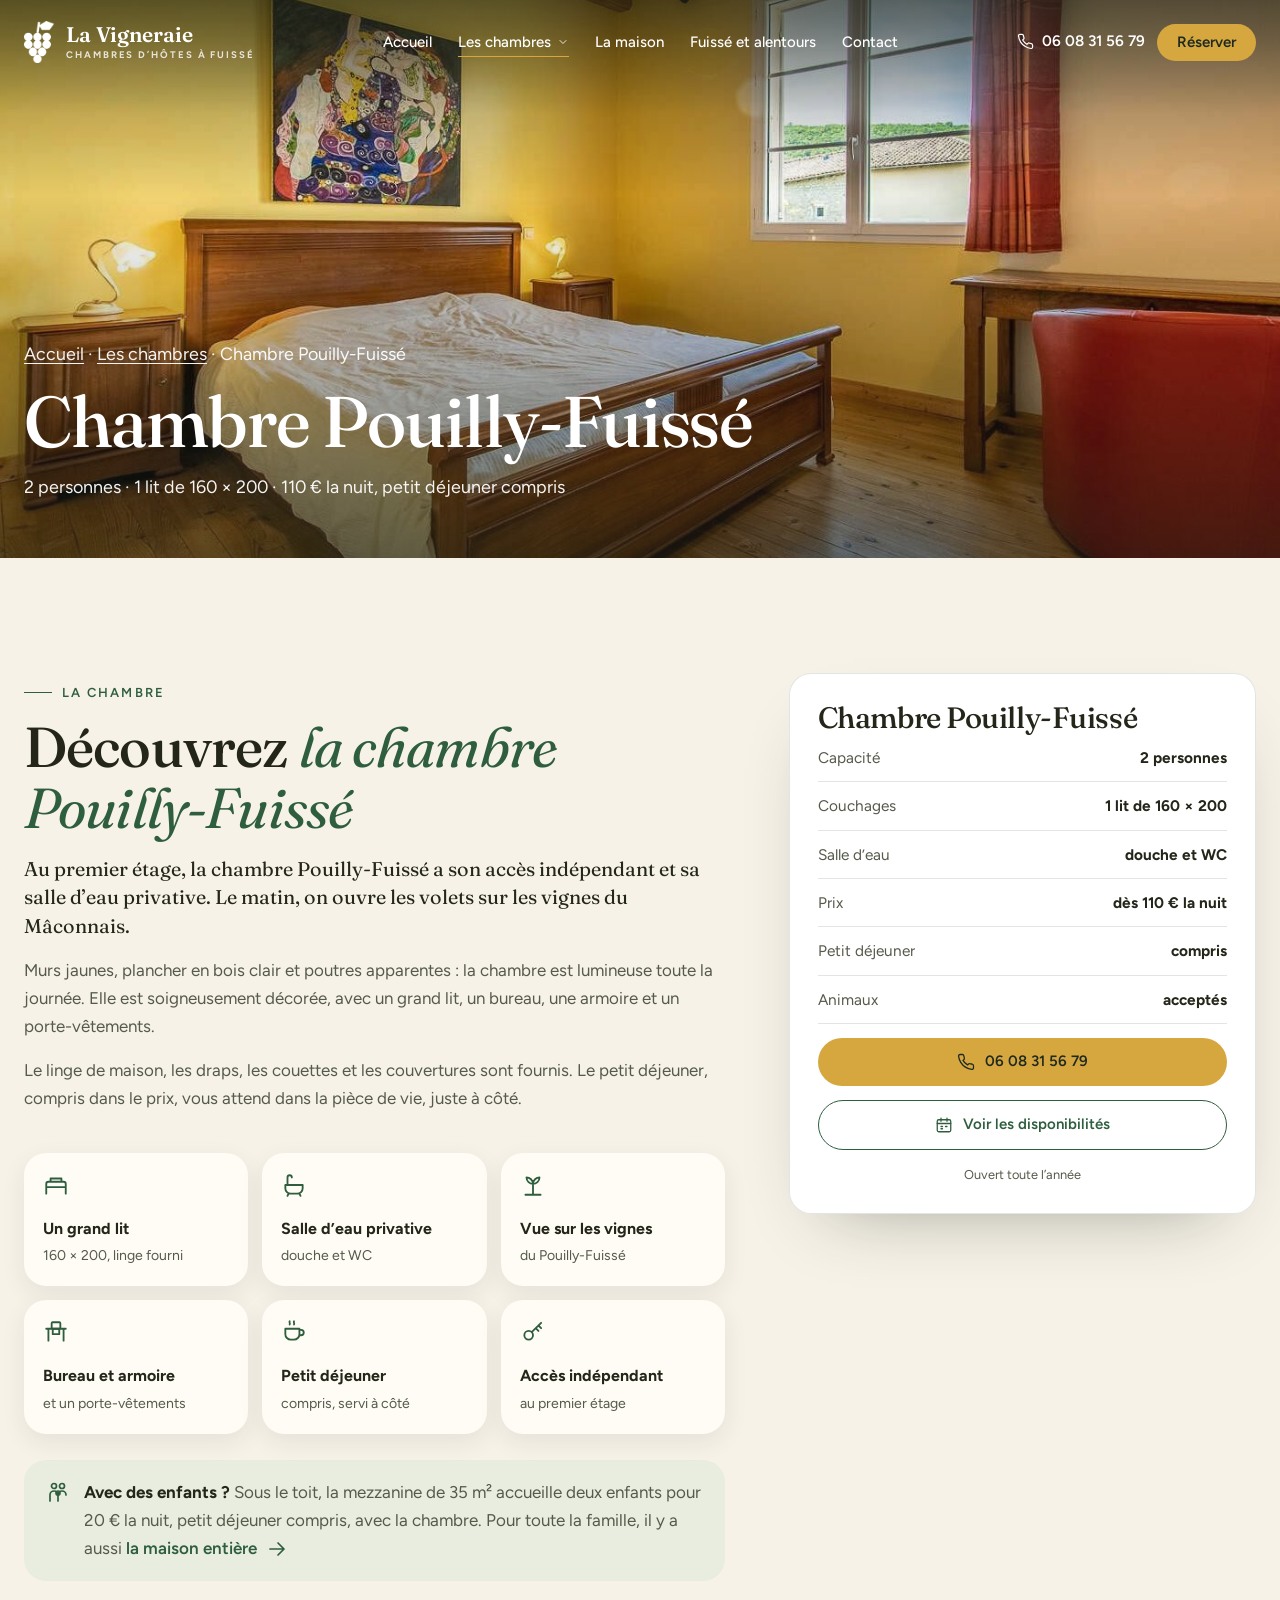
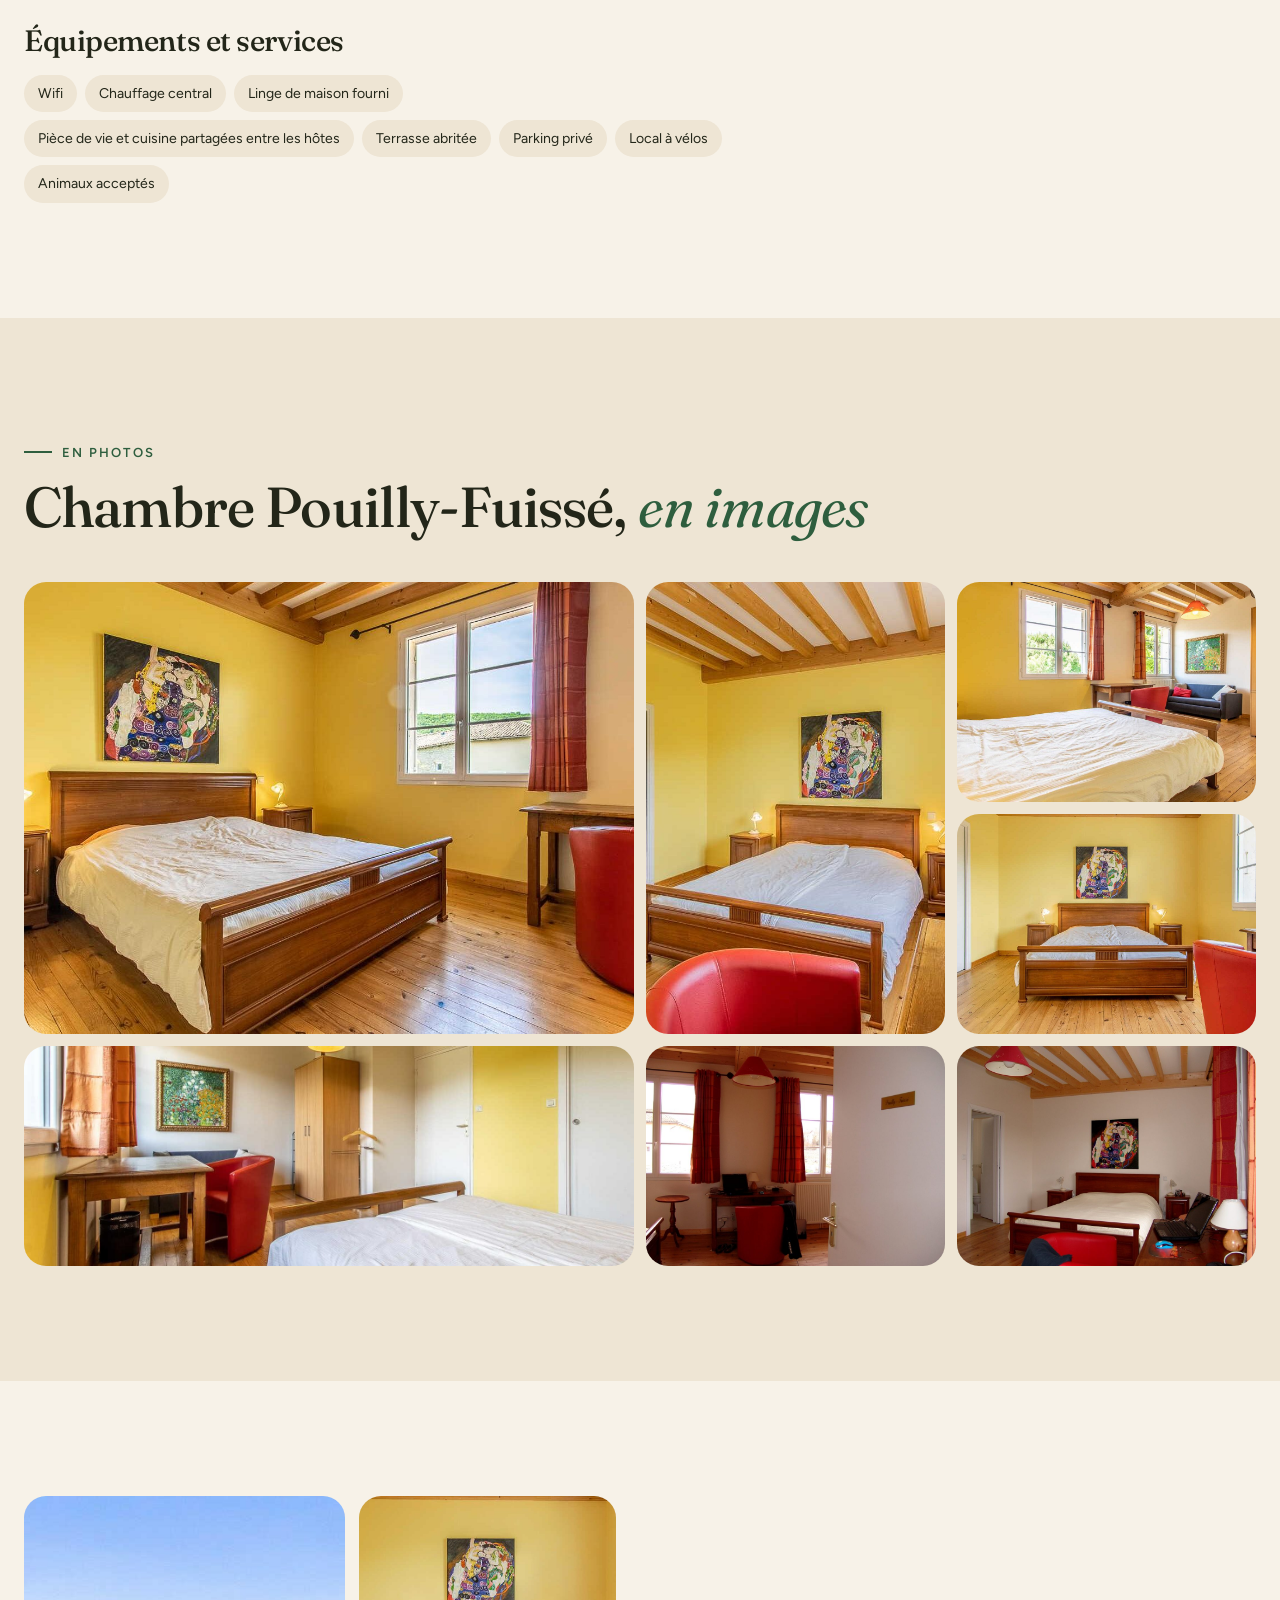
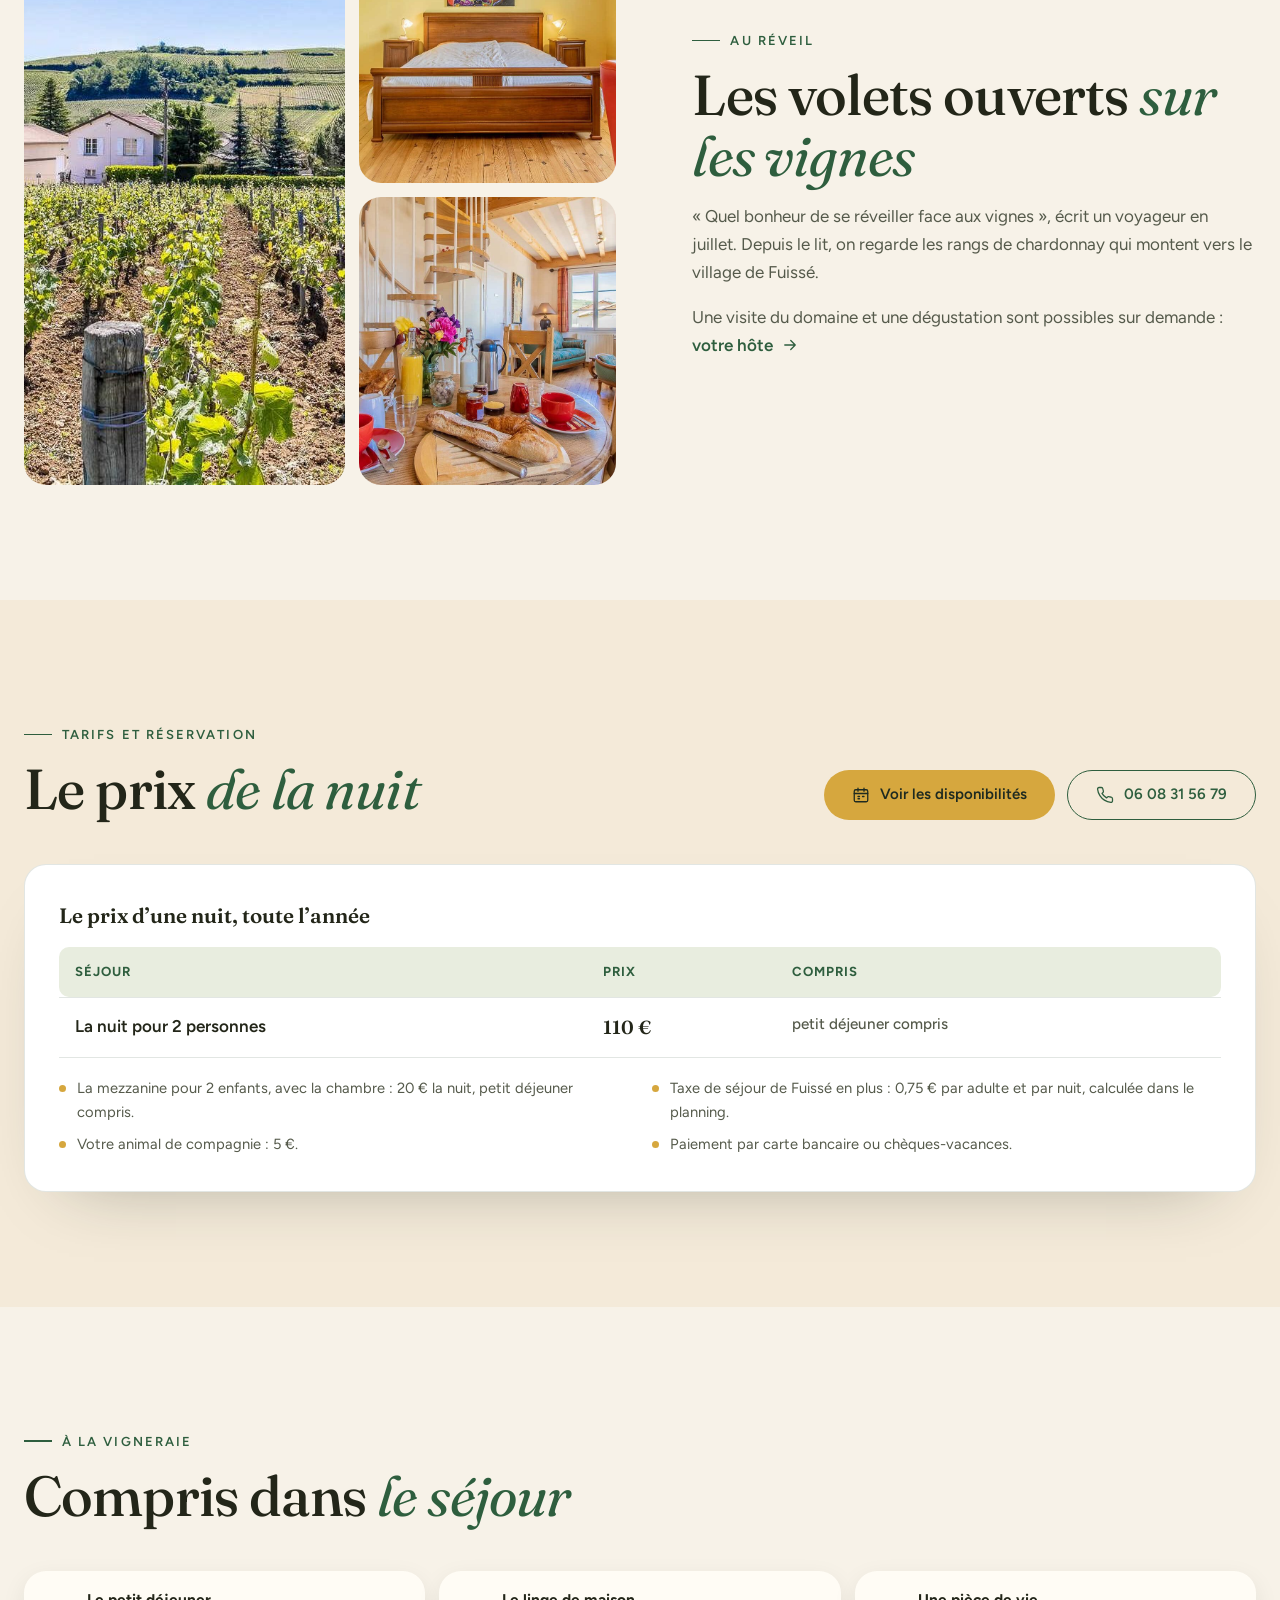
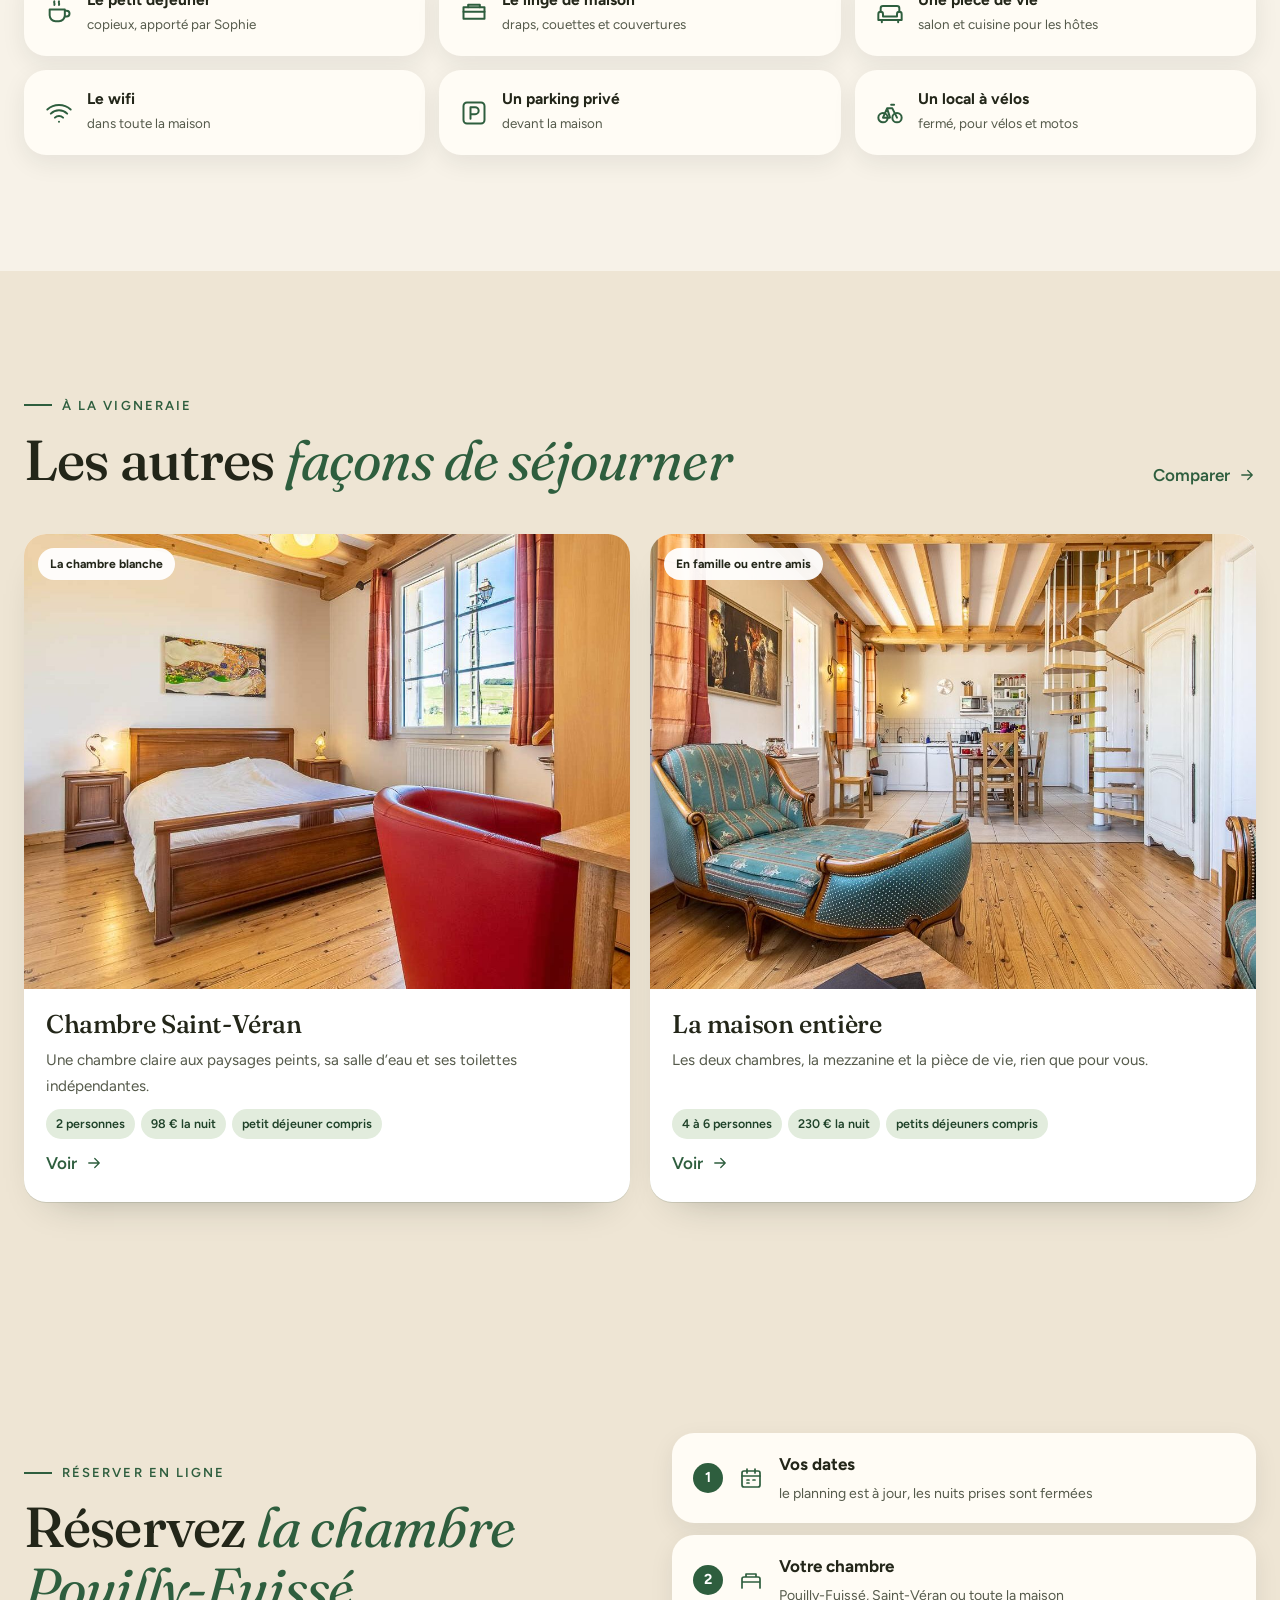
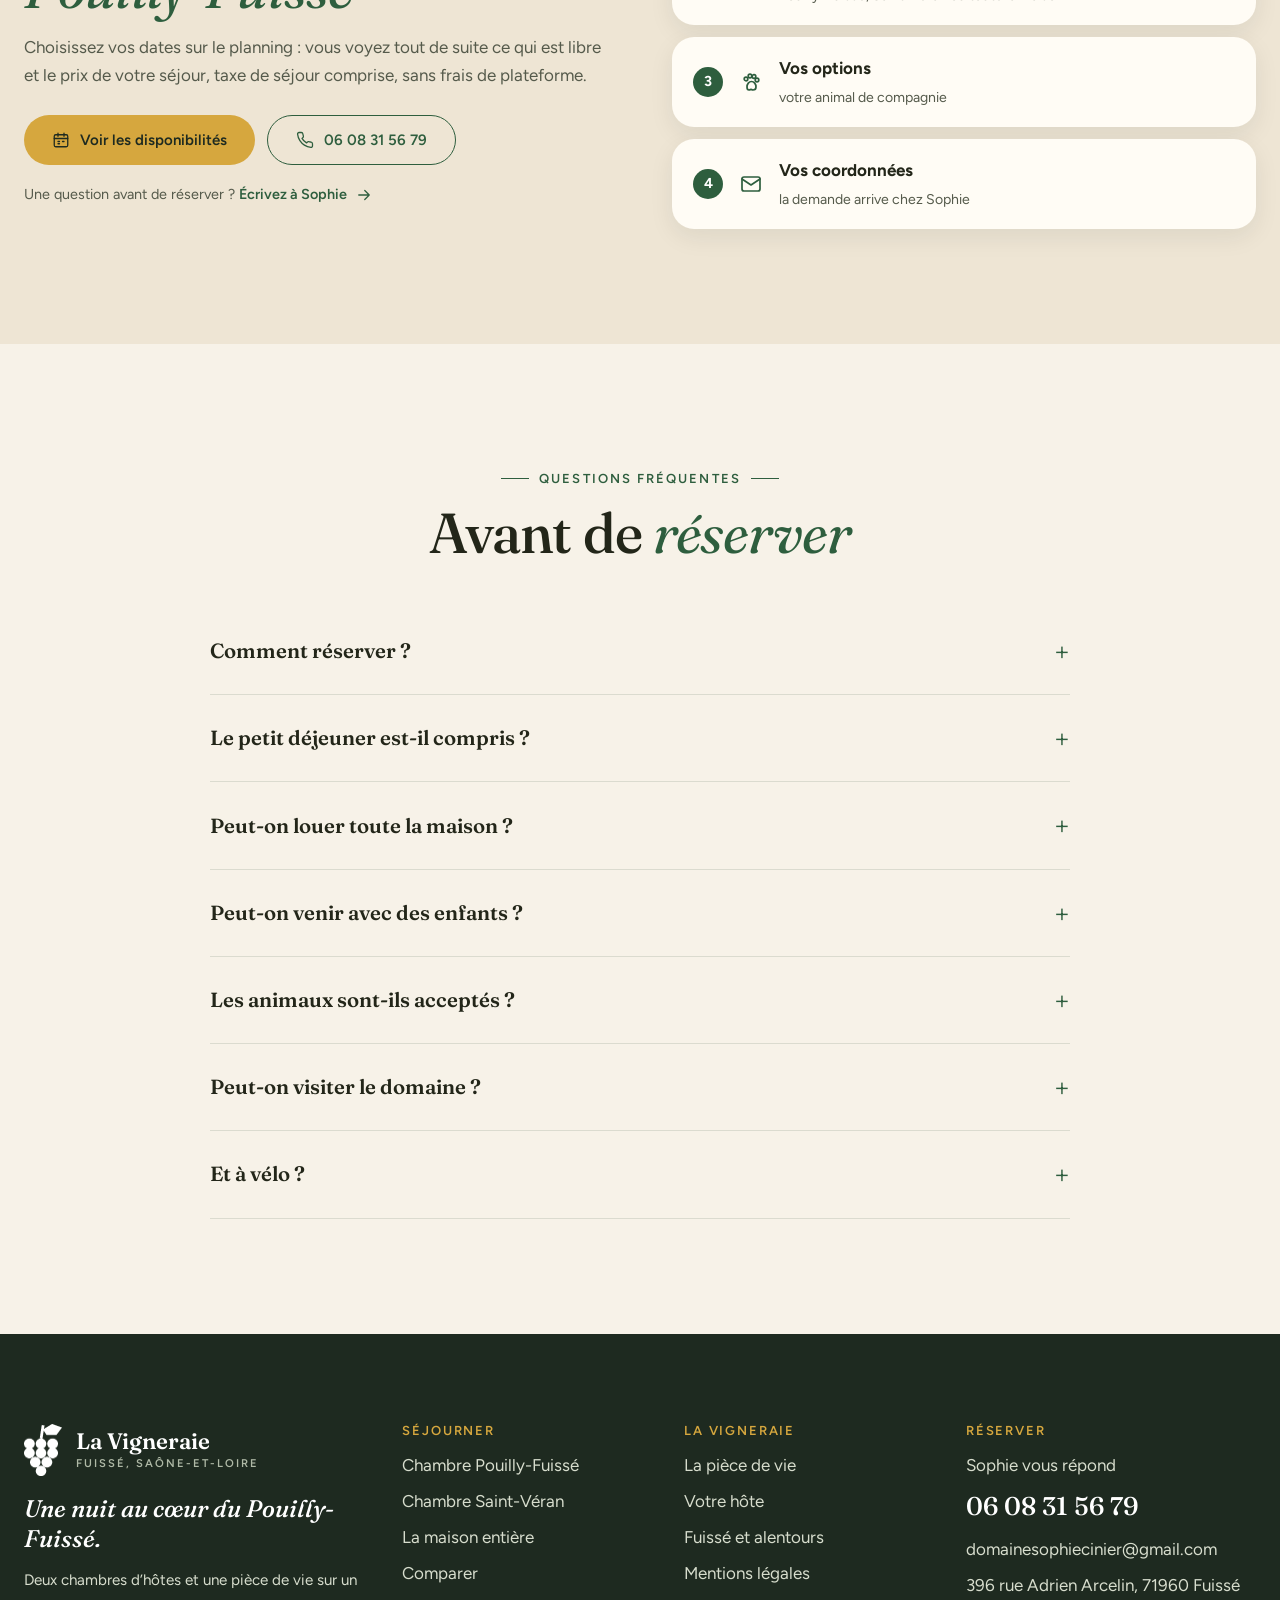
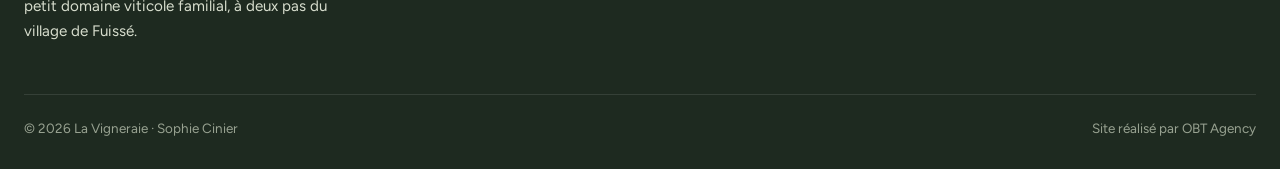
<file: chambre-pouilly-fuisse.html>
<!doctype html>
<html lang="fr">
<head>
<meta charset="utf-8">
<meta name="viewport" content="width=device-width, initial-scale=1">
<meta name="robots" content="noindex, nofollow">
<title>Chambre Pouilly-Fuissé · La Vigneraie, Fuissé</title>
<meta name="description" content="Chambre Pouilly-Fuissé : 2 personnes, 1 lit de 160 × 200, 110 € la nuit petit déjeuner compris, à La Vigneraie, chambres d’hôtes à Fuissé.">
<link rel="icon" href="images/favicon.png">
<link rel="preconnect" href="https://fonts.googleapis.com">
<link rel="preconnect" href="https://fonts.gstatic.com" crossorigin>
<link href="https://fonts.googleapis.com/css2?family=Fraunces:ital,opsz,wght@0,9..144,400;0,9..144,500;0,9..144,600;1,9..144,400;1,9..144,500&family=Figtree:wght@400;500;600;700&display=swap" rel="stylesheet">
<link rel="stylesheet" href="css/style.css">
</head>
<body data-page="chambre-pouilly-fuisse">
<header class="entete">
  <div class="conteneur barre">
    <a class="logo" href="index.html" aria-label="La Vigneraie, accueil"><span class="grappe"><img class="blanc" src="images/grappe-blanc.png" alt="" width="152" height="211"><img class="sombre" src="images/grappe-sombre.png" alt="" width="152" height="211"></span><span class="nom">La Vigneraie<small>Chambres d’hôtes à Fuissé</small></span></a>
    <ul class="menu">
      <li><a href="index.html">Accueil</a></li>
      <li><a class="ouvrir actif" href="chambres.html">Les chambres <svg viewBox="0 0 24 24" fill="none" stroke="currentColor" stroke-width="1.7" stroke-linecap="round" stroke-linejoin="round" aria-hidden="true"><path d="m6 9 6 6 6-6"/></svg></a>
        <div class="sous-menu"><a href="chambre-pouilly-fuisse.html"><img src="images/pouilly-fuisse/chambre.jpg" alt=""><span>Chambre Pouilly-Fuissé<small>2 personnes · 110 € la nuit</small></span></a><a href="chambre-saint-veran.html"><img src="images/saint-veran/chambre.jpg" alt=""><span>Chambre Saint-Véran<small>2 personnes · 98 € la nuit</small></span></a><a href="la-maison-entiere.html"><img src="images/vie/piece-escalier.jpg" alt=""><span>La maison entière<small>4 à 6 personnes · 230 € la nuit</small></span></a><a class="tous" href="chambres.html">Comparer</a></div></li>
      <li><a href="la-maison-entiere.html#piece-de-vie">La maison</a></li>
      <li><a href="fuisse-et-alentours.html">Fuissé et alentours</a></li>
      <li><a href="contact.html">Contact</a></li>
    </ul>
    <div class="actions">
      <a class="tel-entete" href="tel:+33608315679"><svg viewBox="0 0 24 24" fill="none" stroke="currentColor" stroke-width="1.7" stroke-linecap="round" stroke-linejoin="round" aria-hidden="true"><path d="M22 16.9v3a2 2 0 0 1-2.2 2 19.8 19.8 0 0 1-8.6-3.1 19.5 19.5 0 0 1-6-6A19.8 19.8 0 0 1 2.1 4.2 2 2 0 0 1 4.1 2h3a2 2 0 0 1 2 1.7c.1 1 .4 1.9.7 2.8a2 2 0 0 1-.5 2.1L8 9.9a16 16 0 0 0 6 6l1.3-1.3a2 2 0 0 1 2.1-.4c.9.3 1.8.6 2.8.7a2 2 0 0 1 1.7 2z"/></svg><span>06 08 31 56 79</span></a>
      <a class="btn btn-plein" href="contact.html#reserver" data-obt-reserve>Réserver</a>
      <button class="burger" aria-label="Menu" aria-expanded="false"><span></span></button>
    </div>
  </div>
</header>
<main>
<section class="bandeau">
  <img src="images/pouilly-fuisse/chambre.jpg" alt="Chambre Pouilly-Fuissé">
  <div class="conteneur">
    <p class="fil"><a href="index.html">Accueil</a> · <a href="chambres.html">Les chambres</a> · Chambre Pouilly-Fuissé</p>
    <h1>Chambre Pouilly-Fuissé</h1>
    <p>2 personnes · 1 lit de 160 × 200 · 110 € la nuit, petit déjeuner compris</p>
  </div>
</section>

<section class="section">
  <div class="conteneur fiche">
    <div class="intro" data-reveal>
      <span class="surtitre">La chambre</span>
      <h2>Découvrez <em class="it">la chambre Pouilly-Fuissé</em></h2>
      <p class="chapo">Au premier étage, la chambre Pouilly-Fuissé a son accès indépendant et sa salle d’eau privative. Le matin, on ouvre les volets sur les vignes du Mâconnais.</p>
      <p>Murs jaunes, plancher en bois clair et poutres apparentes : la chambre est lumineuse toute la journée. Elle est soigneusement décorée, avec un grand lit, un bureau, une armoire et un porte-vêtements.</p><p>Le linge de maison, les draps, les couettes et les couvertures sont fournis. Le petit déjeuner, compris dans le prix, vous attend dans la pièce de vie, juste à côté.</p>
      <div class="pieces"><div class="piece"><svg viewBox="0 0 24 24" fill="none" stroke="currentColor" stroke-width="1.7" stroke-linecap="round" stroke-linejoin="round" aria-hidden="true"><path d="M3 18v-7a2 2 0 0 1 2-2h14a2 2 0 0 1 2 2v7M3 14h18M3 18v2M21 18v2M7 9V6h10v3"/></svg><strong>Un grand lit</strong><small>160 × 200, linge fourni</small></div><div class="piece"><svg viewBox="0 0 24 24" fill="none" stroke="currentColor" stroke-width="1.7" stroke-linecap="round" stroke-linejoin="round" aria-hidden="true"><path d="M4 12h16v3a5 5 0 0 1-5 5H9a5 5 0 0 1-5-5zM6 12V5a2 2 0 0 1 4 0M7 20l-1 2M17 20l1 2"/></svg><strong>Salle d’eau privative</strong><small>douche et WC</small></div><div class="piece"><svg viewBox="0 0 24 24" fill="none" stroke="currentColor" stroke-width="1.7" stroke-linecap="round" stroke-linejoin="round" aria-hidden="true"><path d="M12 21V11M12 11c-3 0-6-2.5-6-6 3 0 6 2.5 6 6zM12 11c3 0 6-2.5 6-6-3 0-6 2.5-6 6zM5 21h14"/></svg><strong>Vue sur les vignes</strong><small>du Pouilly-Fuissé</small></div><div class="piece"><svg viewBox="0 0 24 24" fill="none" stroke="currentColor" stroke-width="1.7" stroke-linecap="round" stroke-linejoin="round" aria-hidden="true"><path d="M3 9h18M5 9v11M19 9v11M9 9v5h6V9"/><rect x="8" y="3" width="8" height="6" rx="1"/></svg><strong>Bureau et armoire</strong><small>et un porte-vêtements</small></div><div class="piece"><svg viewBox="0 0 24 24" fill="none" stroke="currentColor" stroke-width="1.7" stroke-linecap="round" stroke-linejoin="round" aria-hidden="true"><path d="M4 9h13v5a5 5 0 0 1-5 5H9a5 5 0 0 1-5-5zM17 10h1.5a2.5 2.5 0 0 1 0 5H17M8 2c-.7 1 .7 2 0 3M12 2c-.7 1 .7 2 0 3"/></svg><strong>Petit déjeuner</strong><small>compris, servi à côté</small></div><div class="piece"><svg viewBox="0 0 24 24" fill="none" stroke="currentColor" stroke-width="1.7" stroke-linecap="round" stroke-linejoin="round" aria-hidden="true"><circle cx="8" cy="15" r="4"/><path d="m10.8 12.2 8.7-8.7M17 6l2.5 2.5M14.5 8.5 17 11"/></svg><strong>Accès indépendant</strong><small>au premier étage</small></div></div>
      <div class="aparte-mezz"><svg viewBox="0 0 24 24" fill="none" stroke="currentColor" stroke-width="1.7" stroke-linecap="round" stroke-linejoin="round" aria-hidden="true"><circle cx="8" cy="6" r="2.5"/><circle cx="16" cy="6" r="2.5"/><circle cx="12" cy="13" r="2"/><path d="M4 21v-6a4 4 0 0 1 8 0M12 21v-6a4 4 0 0 1 8 0"/></svg><span><strong>Avec des enfants ?</strong> Sous le toit, la mezzanine de 35 m² accueille deux enfants pour 20 € la nuit, petit déjeuner compris, avec la chambre. Pour toute la famille, il y a aussi <a class="lien-fleche" href="la-maison-entiere.html">la maison entière <svg viewBox="0 0 24 24" fill="none" stroke="currentColor" stroke-width="1.7" stroke-linecap="round" stroke-linejoin="round" aria-hidden="true"><path d="M5 12h14M13 6l6 6-6 6"/></svg></a></span></div>
      <h3 class="titre-equip">Équipements et services</h3>
      <div class="equipements"><span>Wifi</span><span>Chauffage central</span><span>Linge de maison fourni</span><span>Pièce de vie et cuisine partagées entre les hôtes</span><span>Terrasse abritée</span><span>Parking privé</span><span>Local à vélos</span><span>Animaux acceptés</span></div>
    </div>
    <aside class="encart" data-reveal>
      <h3>Chambre Pouilly-Fuissé</h3>
      <div class="ligne"><span>Capacité</span><strong>2 personnes</strong></div>
      <div class="ligne"><span>Couchages</span><strong>1 lit de 160 × 200</strong></div>
      <div class="ligne"><span>Salle d’eau</span><strong>douche et WC</strong></div>
      <div class="ligne"><span>Prix</span><strong>dès 110 € la nuit</strong></div>
      <div class="ligne"><span>Petit déjeuner</span><strong>compris</strong></div>
      <div class="ligne"><span>Animaux</span><strong>acceptés</strong></div>
      <a class="btn btn-plein" href="tel:+33608315679"><svg viewBox="0 0 24 24" fill="none" stroke="currentColor" stroke-width="1.7" stroke-linecap="round" stroke-linejoin="round" aria-hidden="true"><path d="M22 16.9v3a2 2 0 0 1-2.2 2 19.8 19.8 0 0 1-8.6-3.1 19.5 19.5 0 0 1-6-6A19.8 19.8 0 0 1 2.1 4.2 2 2 0 0 1 4.1 2h3a2 2 0 0 1 2 1.7c.1 1 .4 1.9.7 2.8a2 2 0 0 1-.5 2.1L8 9.9a16 16 0 0 0 6 6l1.3-1.3a2 2 0 0 1 2.1-.4c.9.3 1.8.6 2.8.7a2 2 0 0 1 1.7 2z"/></svg> 06 08 31 56 79</a>
      <a class="btn btn-contour" href="contact.html#reserver" data-obt-reserve="chambre-pouilly-fuisse"><svg viewBox="0 0 24 24" fill="none" stroke="currentColor" stroke-width="1.7" stroke-linecap="round" stroke-linejoin="round" aria-hidden="true"><rect x="3" y="5" width="18" height="16" rx="2"/><path d="M3 10h18M8 3v4M16 3v4M8 14h2M14 14h2M8 17h2"/></svg> Voir les disponibilités</a>
      <p class="petit-encart">Ouvert toute l’année</p>
    </aside>
  </div>
</section>

<section class="section creme">
  <div class="conteneur">
    <div class="entete-section"><div><span class="surtitre">En photos</span><h2>Chambre Pouilly-Fuissé, <em class="it">en images</em></h2></div></div>
    <div class="mosaique" data-reveal><button class="grand" data-galerie="images/pouilly-fuisse/chambre.jpg" data-legende="La chambre Pouilly-Fuissé" aria-label="Agrandir : La chambre Pouilly-Fuissé"><img src="images/pouilly-fuisse/chambre.jpg" alt="La chambre Pouilly-Fuissé" loading="lazy" decoding="async"><span>La chambre Pouilly-Fuissé</span></button><button class="haut" data-galerie="images/pouilly-fuisse/lit.jpg" data-legende="Le grand lit de 160" aria-label="Agrandir : Le grand lit de 160"><img src="images/pouilly-fuisse/lit.jpg" alt="Le grand lit de 160" loading="lazy" decoding="async"><span>Le grand lit de 160</span></button><button class="" data-galerie="images/pouilly-fuisse/coin-salon.jpg" data-legende="Le coin lecture" aria-label="Agrandir : Le coin lecture"><img src="images/pouilly-fuisse/coin-salon.jpg" alt="Le coin lecture" loading="lazy" decoding="async"><span>Le coin lecture</span></button><button class="" data-galerie="images/pouilly-fuisse/klimt.jpg" data-legende="Le lit sous le tableau" aria-label="Agrandir : Le lit sous le tableau"><img src="images/pouilly-fuisse/klimt.jpg" alt="Le lit sous le tableau" loading="lazy" decoding="async"><span>Le lit sous le tableau</span></button><button class="large" data-galerie="images/pouilly-fuisse/bureau.jpg" data-legende="Le bureau et l’armoire" aria-label="Agrandir : Le bureau et l’armoire"><img src="images/pouilly-fuisse/bureau.jpg" alt="Le bureau et l’armoire" loading="lazy" decoding="async"><span>Le bureau et l’armoire</span></button><button class="" data-galerie="images/pouilly-fuisse/porte.jpg" data-legende="La porte de la chambre" aria-label="Agrandir : La porte de la chambre"><img src="images/pouilly-fuisse/porte.jpg" alt="La porte de la chambre" loading="lazy" decoding="async"><span>La porte de la chambre</span></button><button class="" data-galerie="images/pouilly-fuisse/lit-matin.jpg" data-legende="La chambre au matin" aria-label="Agrandir : La chambre au matin"><img src="images/pouilly-fuisse/lit-matin.jpg" alt="La chambre au matin" loading="lazy" decoding="async"><span>La chambre au matin</span></button></div>
  </div>
</section>

<section class="section">
  <div class="conteneur duo">
    <div class="duo-photos" data-reveal><img src="images/vignes/ete.jpg" alt="Au réveil" loading="lazy" decoding="async"><img src="images/pouilly-fuisse/klimt.jpg" alt="Au réveil" loading="lazy" decoding="async"><img src="images/vie/petit-dejeuner.jpg" alt="Au réveil" loading="lazy" decoding="async"></div>
    <div class="duo-texte" data-reveal>
      <span class="surtitre">Au réveil</span>
      <h2>Les volets ouverts <em class="it">sur les vignes</em></h2>
      <p>« Quel bonheur de se réveiller face aux vignes », écrit un voyageur en juillet. Depuis le lit, on regarde les rangs de chardonnay qui montent vers le village de Fuissé.</p>
      <p>Une visite du domaine et une dégustation sont possibles sur demande : <a class="lien-fleche" href="index.html#hote">votre hôte <svg viewBox="0 0 24 24" fill="none" stroke="currentColor" stroke-width="1.7" stroke-linecap="round" stroke-linejoin="round" aria-hidden="true"><path d="M5 12h14M13 6l6 6-6 6"/></svg></a></p>
    </div>
  </div>
</section>

<section class="section rose" id="tarifs">
  <div class="conteneur">
    <div class="entete-section"><div><span class="surtitre">Tarifs et réservation</span><h2>Le prix <em class="it">de la nuit</em></h2></div><div class="boutons"><a class="btn btn-plein" href="contact.html#reserver" data-obt-reserve="chambre-pouilly-fuisse"><svg viewBox="0 0 24 24" fill="none" stroke="currentColor" stroke-width="1.7" stroke-linecap="round" stroke-linejoin="round" aria-hidden="true"><rect x="3" y="5" width="18" height="16" rx="2"/><path d="M3 10h18M8 3v4M16 3v4M8 14h2M14 14h2M8 17h2"/></svg> Voir les disponibilités</a><a class="btn btn-contour" href="tel:+33608315679"><svg viewBox="0 0 24 24" fill="none" stroke="currentColor" stroke-width="1.7" stroke-linecap="round" stroke-linejoin="round" aria-hidden="true"><path d="M22 16.9v3a2 2 0 0 1-2.2 2 19.8 19.8 0 0 1-8.6-3.1 19.5 19.5 0 0 1-6-6A19.8 19.8 0 0 1 2.1 4.2 2 2 0 0 1 4.1 2h3a2 2 0 0 1 2 1.7c.1 1 .4 1.9.7 2.8a2 2 0 0 1-.5 2.1L8 9.9a16 16 0 0 0 6 6l1.3-1.3a2 2 0 0 1 2.1-.4c.9.3 1.8.6 2.8.7a2 2 0 0 1 1.7 2z"/></svg> 06 08 31 56 79</a></div></div>
    <div class="tarifs" data-reveal>
  <div class="tableau-defile"><table><caption>Le prix d’une nuit, toute l’année</caption><thead><tr><th scope="col">Séjour</th><th scope="col">Prix</th><th scope="col">Compris</th></tr></thead><tbody><tr><th scope="row">La nuit pour 2 personnes</th><td>110 €</td><td class="petit-td">petit déjeuner compris</td></tr></tbody></table></div>
  <ul class="notes-tarifs"><li>La mezzanine pour 2 enfants, avec la chambre : 20 € la nuit, petit déjeuner compris.</li><li>Taxe de séjour de Fuissé en plus : 0,75 € par adulte et par nuit, calculée dans le planning.</li><li>Votre animal de compagnie : 5 €.</li><li>Paiement par carte bancaire ou chèques-vacances.</li></ul>
</div>
  </div>
</section>

<section class="section">
  <div class="conteneur">
    <div class="entete-section"><div><span class="surtitre">À La Vigneraie</span><h2>Compris dans <em class="it">le séjour</em></h2></div></div>
    <div class="compris"><div class="bloc" data-reveal><svg viewBox="0 0 24 24" fill="none" stroke="currentColor" stroke-width="1.7" stroke-linecap="round" stroke-linejoin="round" aria-hidden="true"><path d="M4 9h13v5a5 5 0 0 1-5 5H9a5 5 0 0 1-5-5zM17 10h1.5a2.5 2.5 0 0 1 0 5H17M8 2c-.7 1 .7 2 0 3M12 2c-.7 1 .7 2 0 3"/></svg><div><strong>Le petit déjeuner</strong><small>copieux, apporté par Sophie</small></div></div><div class="bloc" data-reveal><svg viewBox="0 0 24 24" fill="none" stroke="currentColor" stroke-width="1.7" stroke-linecap="round" stroke-linejoin="round" aria-hidden="true"><path d="M3 7h18v10H3z"/><path d="M3 11h18M7 7V5h10v2"/></svg><div><strong>Le linge de maison</strong><small>draps, couettes et couvertures</small></div></div><div class="bloc" data-reveal><svg viewBox="0 0 24 24" fill="none" stroke="currentColor" stroke-width="1.7" stroke-linecap="round" stroke-linejoin="round" aria-hidden="true"><path d="M4 11V8a2 2 0 0 1 2-2h12a2 2 0 0 1 2 2v3"/><path d="M2 13a2 2 0 0 1 4 0v2h12v-2a2 2 0 0 1 4 0v5H2zM5 18v2M19 18v2"/></svg><div><strong>Une pièce de vie</strong><small>salon et cuisine pour les hôtes</small></div></div><div class="bloc" data-reveal><svg viewBox="0 0 24 24" fill="none" stroke="currentColor" stroke-width="1.7" stroke-linecap="round" stroke-linejoin="round" aria-hidden="true"><path d="M5 12.5a10 10 0 0 1 14 0M8.5 16a5 5 0 0 1 7 0M2 9a15 15 0 0 1 20 0M12 19.5h.01"/></svg><div><strong>Le wifi</strong><small>dans toute la maison</small></div></div><div class="bloc" data-reveal><svg viewBox="0 0 24 24" fill="none" stroke="currentColor" stroke-width="1.7" stroke-linecap="round" stroke-linejoin="round" aria-hidden="true"><rect x="3" y="3" width="18" height="18" rx="3"/><path d="M9 17V7h4a3 3 0 0 1 0 6H9"/></svg><div><strong>Un parking privé</strong><small>devant la maison</small></div></div><div class="bloc" data-reveal><svg viewBox="0 0 24 24" fill="none" stroke="currentColor" stroke-width="1.7" stroke-linecap="round" stroke-linejoin="round" aria-hidden="true"><circle cx="6" cy="16" r="4"/><circle cx="18" cy="16" r="4"/><path d="M6 16 9.5 8H14l4 8M9.5 8 12 16h-6M13 5h2.5"/></svg><div><strong>Un local à vélos</strong><small>fermé, pour vélos et motos</small></div></div></div>
  </div>
</section>

<section class="section creme">
  <div class="conteneur">
    <div class="entete-section"><div><span class="surtitre">À La Vigneraie</span><h2>Les autres <em class="it">façons de séjourner</em></h2></div><a class="lien-fleche" href="chambres.html">Comparer <svg viewBox="0 0 24 24" fill="none" stroke="currentColor" stroke-width="1.7" stroke-linecap="round" stroke-linejoin="round" aria-hidden="true"><path d="M5 12h14M13 6l6 6-6 6"/></svg></a></div>
    <div class="autres-gites"><a class="carte-gite" href="chambre-saint-veran.html">
  <div class="visuel"><img src="images/saint-veran/chambre.jpg" alt="Chambre Saint-Véran" loading="lazy" decoding="async"><span class="etiquette">La chambre blanche</span></div>
  <div class="corps">
    <h3>Chambre Saint-Véran</h3>
    <p>Une chambre claire aux paysages peints, sa salle d’eau et ses toilettes indépendantes.</p>
    <div class="pastilles"><span>2 personnes</span><span>98 € la nuit</span><span>petit déjeuner compris</span></div>
    <span class="lien-fleche">Voir <svg viewBox="0 0 24 24" fill="none" stroke="currentColor" stroke-width="1.7" stroke-linecap="round" stroke-linejoin="round" aria-hidden="true"><path d="M5 12h14M13 6l6 6-6 6"/></svg></span>
  </div>
</a><a class="carte-gite" href="la-maison-entiere.html">
  <div class="visuel"><img src="images/vie/piece-escalier.jpg" alt="La maison entière" loading="lazy" decoding="async"><span class="etiquette">En famille ou entre amis</span></div>
  <div class="corps">
    <h3>La maison entière</h3>
    <p>Les deux chambres, la mezzanine et la pièce de vie, rien que pour vous.</p>
    <div class="pastilles"><span>4 à 6 personnes</span><span>230 € la nuit</span><span>petits déjeuners compris</span></div>
    <span class="lien-fleche">Voir <svg viewBox="0 0 24 24" fill="none" stroke="currentColor" stroke-width="1.7" stroke-linecap="round" stroke-linejoin="round" aria-hidden="true"><path d="M5 12h14M13 6l6 6-6 6"/></svg></span>
  </div>
</a></div>
  </div>
</section>

<section class="section creme" id="reservation">
  <div class="conteneur bloc-resa">
    <div data-reveal>
      <span class="surtitre">Réserver en ligne</span>
      <h2>Réservez <em class="it">la chambre Pouilly-Fuissé</em></h2>
      <p class="intro-contact">Choisissez vos dates sur le planning : vous voyez tout de suite ce qui est libre et le prix de votre séjour, taxe de séjour comprise, sans frais de plateforme.</p>
      <div class="boutons"><a class="btn btn-plein" href="contact.html#reserver" data-obt-reserve="chambre-pouilly-fuisse"><svg viewBox="0 0 24 24" fill="none" stroke="currentColor" stroke-width="1.7" stroke-linecap="round" stroke-linejoin="round" aria-hidden="true"><rect x="3" y="5" width="18" height="16" rx="2"/><path d="M3 10h18M8 3v4M16 3v4M8 14h2M14 14h2M8 17h2"/></svg> Voir les disponibilités</a><a class="btn btn-contour" href="tel:+33608315679"><svg viewBox="0 0 24 24" fill="none" stroke="currentColor" stroke-width="1.7" stroke-linecap="round" stroke-linejoin="round" aria-hidden="true"><path d="M22 16.9v3a2 2 0 0 1-2.2 2 19.8 19.8 0 0 1-8.6-3.1 19.5 19.5 0 0 1-6-6A19.8 19.8 0 0 1 2.1 4.2 2 2 0 0 1 4.1 2h3a2 2 0 0 1 2 1.7c.1 1 .4 1.9.7 2.8a2 2 0 0 1-.5 2.1L8 9.9a16 16 0 0 0 6 6l1.3-1.3a2 2 0 0 1 2.1-.4c.9.3 1.8.6 2.8.7a2 2 0 0 1 1.7 2z"/></svg> 06 08 31 56 79</a></div>
      <p class="petit">Une question avant de réserver ? <a class="lien-fleche" href="contact.html">Écrivez à Sophie <svg viewBox="0 0 24 24" fill="none" stroke="currentColor" stroke-width="1.7" stroke-linecap="round" stroke-linejoin="round" aria-hidden="true"><path d="M5 12h14M13 6l6 6-6 6"/></svg></a></p>
    </div>
    <ol class="etapes-resa" data-reveal><li><span class="num">1</span><svg viewBox="0 0 24 24" fill="none" stroke="currentColor" stroke-width="1.7" stroke-linecap="round" stroke-linejoin="round" aria-hidden="true"><rect x="3" y="5" width="18" height="16" rx="2"/><path d="M3 10h18M8 3v4M16 3v4M8 14h2M14 14h2M8 17h2"/></svg><div><strong>Vos dates</strong><small>le planning est à jour, les nuits prises sont fermées</small></div></li><li><span class="num">2</span><svg viewBox="0 0 24 24" fill="none" stroke="currentColor" stroke-width="1.7" stroke-linecap="round" stroke-linejoin="round" aria-hidden="true"><path d="M3 18v-7a2 2 0 0 1 2-2h14a2 2 0 0 1 2 2v7M3 14h18M3 18v2M21 18v2M7 9V6h10v3"/></svg><div><strong>Votre chambre</strong><small>Pouilly-Fuissé, Saint-Véran ou toute la maison</small></div></li><li><span class="num">3</span><svg viewBox="0 0 24 24" fill="none" stroke="currentColor" stroke-width="1.7" stroke-linecap="round" stroke-linejoin="round" aria-hidden="true"><circle cx="7" cy="9" r="1.8"/><circle cx="11" cy="6" r="1.8"/><circle cx="15" cy="6.5" r="1.8"/><circle cx="18" cy="10" r="1.8"/><path d="M8 17c0-3 2-5.5 4.5-5.5S17 14 17 17c0 2-1.5 3-3 3-1 0-1.5-.6-2-.6s-1 .6-2 .6c-1.5 0-2-1-2-3z"/></svg><div><strong>Vos options</strong><small>votre animal de compagnie</small></div></li><li><span class="num">4</span><svg viewBox="0 0 24 24" fill="none" stroke="currentColor" stroke-width="1.7" stroke-linecap="round" stroke-linejoin="round" aria-hidden="true"><rect x="3" y="5" width="18" height="14" rx="2"/><path d="m3 7 9 6 9-6"/></svg><div><strong>Vos coordonnées</strong><small>la demande arrive chez Sophie</small></div></li></ol>
  </div>
</section>
<section class="section" id="questions">
  <div class="conteneur">
    <div class="entete-section centre"><div><span class="surtitre">Questions fréquentes</span><h2>Avant de <em class="it">réserver</em></h2></div></div>
    <div class="faq"><details><summary>Comment réserver ?</summary><p>En ligne, avec le bouton « Réserver » : vous choisissez vos dates sur le planning, une chambre ou la maison entière : le prix du séjour s’affiche aussitôt, taxe de séjour comprise. Vous pouvez aussi appeler Sophie au 06 08 31 56 79.</p></details><details><summary>Le petit déjeuner est-il compris ?</summary><p>Oui. Sophie vous apporte le matin un petit déjeuner copieux, que vous prenez à la table de la pièce de vie réservée aux hôtes. Pour un séjour à la semaine, il se règle à part : demandez à Sophie.</p></details><details><summary>Peut-on louer toute la maison ?</summary><p>Oui : la maison entière (les deux chambres, la mezzanine et la pièce de vie) se loue 230 € la nuit, de 4 à 6 personnes, petits déjeuners compris. Pour un séjour à la semaine ou les deux chambres sur plusieurs nuits, Sophie propose un tarif préférentiel : appelez-la.</p></details><details><summary>Peut-on venir avec des enfants ?</summary><p>Oui. Sous le toit, par un escalier en colimaçon, la mezzanine de 35 m² accueille deux enfants pour 20 € la nuit, petit déjeuner compris. Elle se loue avec une chambre : précisez-le à Sophie en réservant.</p></details><details><summary>Les animaux sont-ils acceptés ?</summary><p>Oui, votre animal de compagnie est le bienvenu, avec un supplément de 5 €.</p></details><details><summary>Peut-on visiter le domaine ?</summary><p>Sophie est vigneronne : la maison est sur le petit domaine familial qu’elle cultive en bio avec son mari. Une visite et une dégustation sont possibles sur demande, pendant votre séjour.</p></details><details><summary>Et à vélo ?</summary><p>Un local à vélos fermé vous attend, avec le parking privé. La Voie Verte de la Grande Boucle de Bourgogne du Sud passe à 3,5 km et la Voie Bleue, le long de la Saône, à 9 km.</p></details></div>
  </div>
</section>
</main>
<footer class="pied">
  <div class="conteneur">
    <div class="grille">
      <div>
        <a class="logo-pied" href="index.html"><img src="images/grappe-blanc.png" alt="" width="152" height="211"><span>La Vigneraie<small>Fuissé, Saône-et-Loire</small></span></a>
        <p class="accroche">Une nuit au cœur du Pouilly-Fuissé.</p>
        <p>Deux chambres d’hôtes et une pièce de vie sur un petit domaine viticole familial, à deux pas du village de Fuissé.</p>
      </div>
      <div><h4>Séjourner</h4><ul><li><a href="chambre-pouilly-fuisse.html">Chambre Pouilly-Fuissé</a></li><li><a href="chambre-saint-veran.html">Chambre Saint-Véran</a></li><li><a href="la-maison-entiere.html">La maison entière</a></li><li><a href="chambres.html">Comparer</a></li></ul></div>
      <div><h4>La Vigneraie</h4><ul><li><a href="la-maison-entiere.html#piece-de-vie">La pièce de vie</a></li><li><a href="index.html#hote">Votre hôte</a></li><li><a href="fuisse-et-alentours.html">Fuissé et alentours</a></li><li><a href="mentions-legales.html">Mentions légales</a></li></ul></div>
      <div><h4>Réserver</h4><ul><li>Sophie vous répond<a class="tel-pied" href="tel:+33608315679">06 08 31 56 79</a></li><li><a href="mailto:domainesophiecinier@gmail.com">domainesophiecinier@gmail.com</a></li><li>396 rue Adrien Arcelin, 71960 Fuissé</li></ul></div>
    </div>
    <div class="bas"><span>© 2026 La Vigneraie · Sophie Cinier</span><span>Site réalisé par OBT Agency</span></div>
  </div>
</footer>
<nav class="barre-mobile" aria-label="Contact rapide">
  <a class="appeler" href="tel:+33608315679"><svg viewBox="0 0 24 24" fill="none" stroke="currentColor" stroke-width="1.7" stroke-linecap="round" stroke-linejoin="round" aria-hidden="true"><path d="M22 16.9v3a2 2 0 0 1-2.2 2 19.8 19.8 0 0 1-8.6-3.1 19.5 19.5 0 0 1-6-6A19.8 19.8 0 0 1 2.1 4.2 2 2 0 0 1 4.1 2h3a2 2 0 0 1 2 1.7c.1 1 .4 1.9.7 2.8a2 2 0 0 1-.5 2.1L8 9.9a16 16 0 0 0 6 6l1.3-1.3a2 2 0 0 1 2.1-.4c.9.3 1.8.6 2.8.7a2 2 0 0 1 1.7 2z"/></svg> Appeler</a>
  <a href="contact.html#reserver" data-obt-reserve><svg viewBox="0 0 24 24" fill="none" stroke="currentColor" stroke-width="1.7" stroke-linecap="round" stroke-linejoin="round" aria-hidden="true"><rect x="3" y="5" width="18" height="16" rx="2"/><path d="M3 10h18M8 3v4M16 3v4M8 14h2M14 14h2M8 17h2"/></svg> Réserver</a>
</nav>
<script src="js/site.js"></script>
<div data-obt-booking data-obt-key="demo-la-vigneraie" data-obt-api="https://demo-la-vigneraie.obt.invalid" data-obt-form-key="demo" data-obt-form-endpoint="https://demo-la-vigneraie.obt.invalid/envoi" data-obt-subject="Demande de réservation à La Vigneraie"></div>
<script src="js/obt-demo.js"></script>
<script src="https://obt-gestion.com/blocks/obt-booking.js" defer></script>
</body>
</html>
</file>
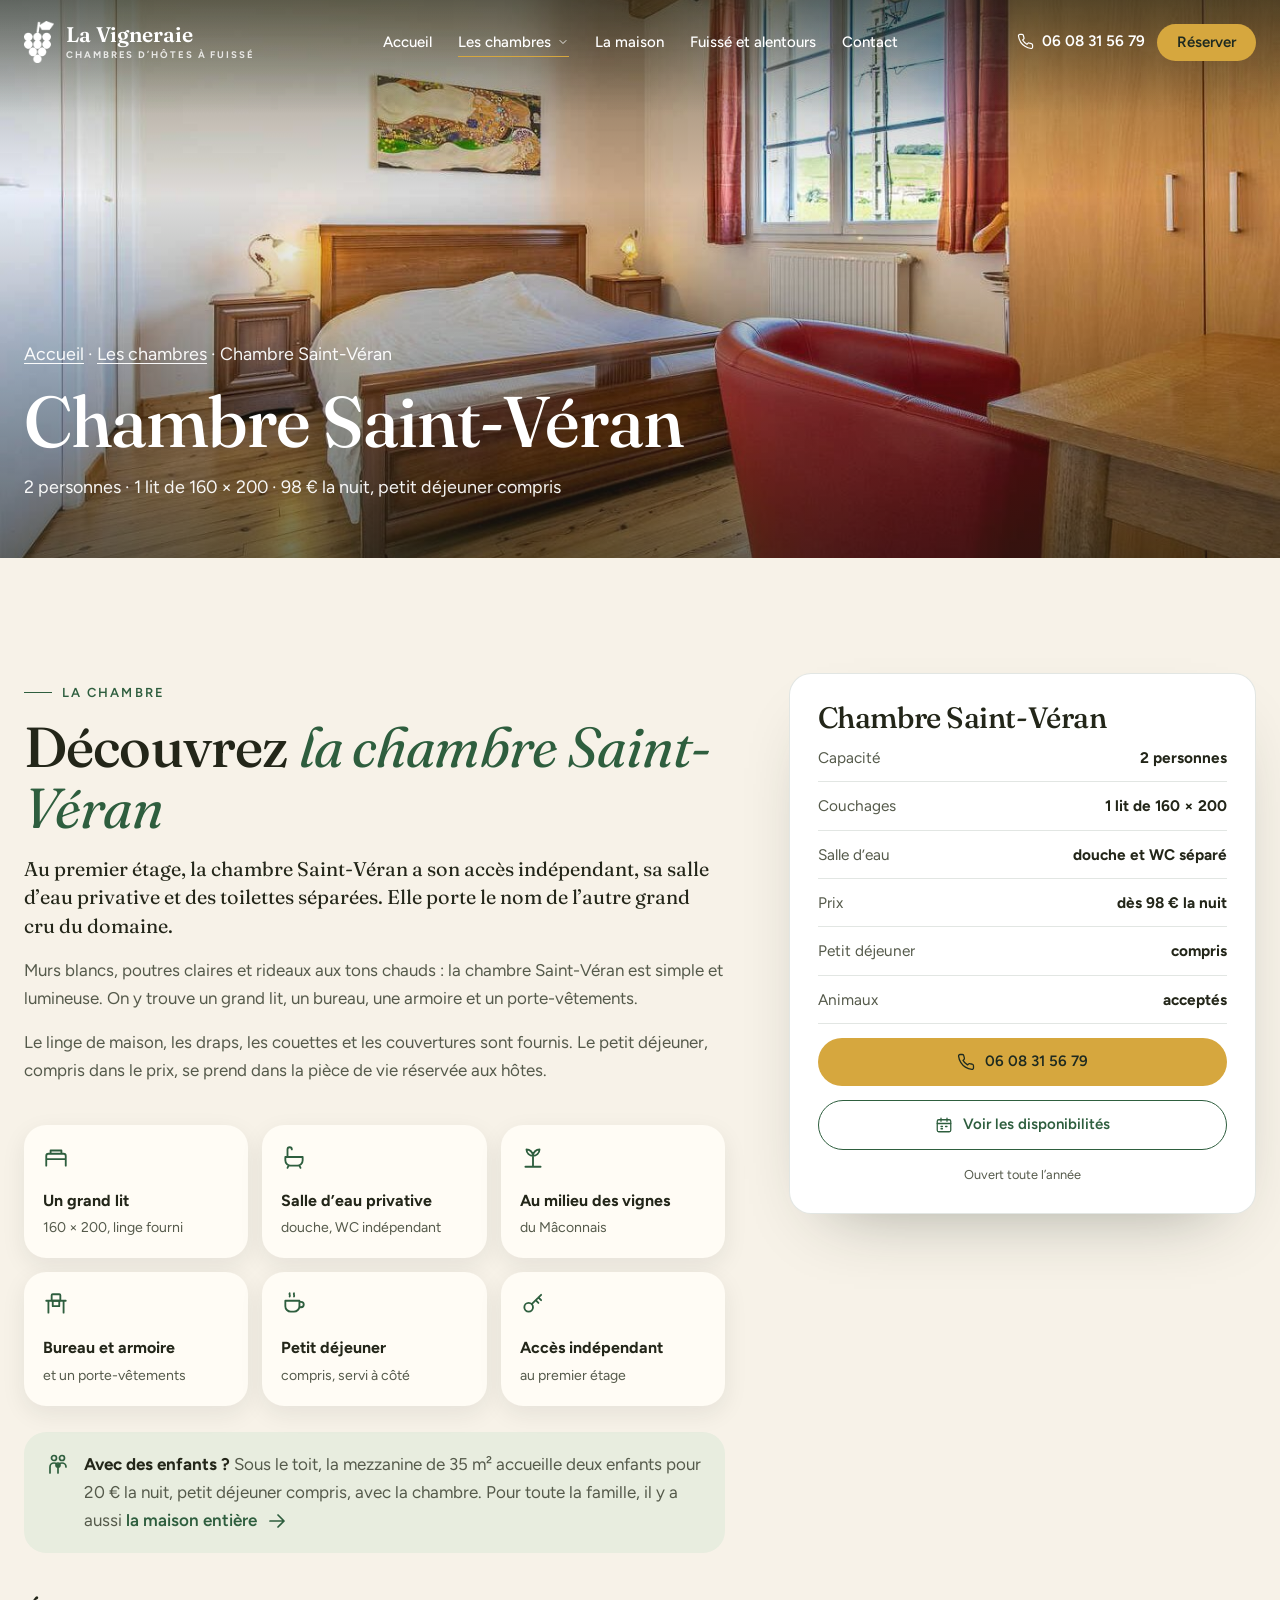
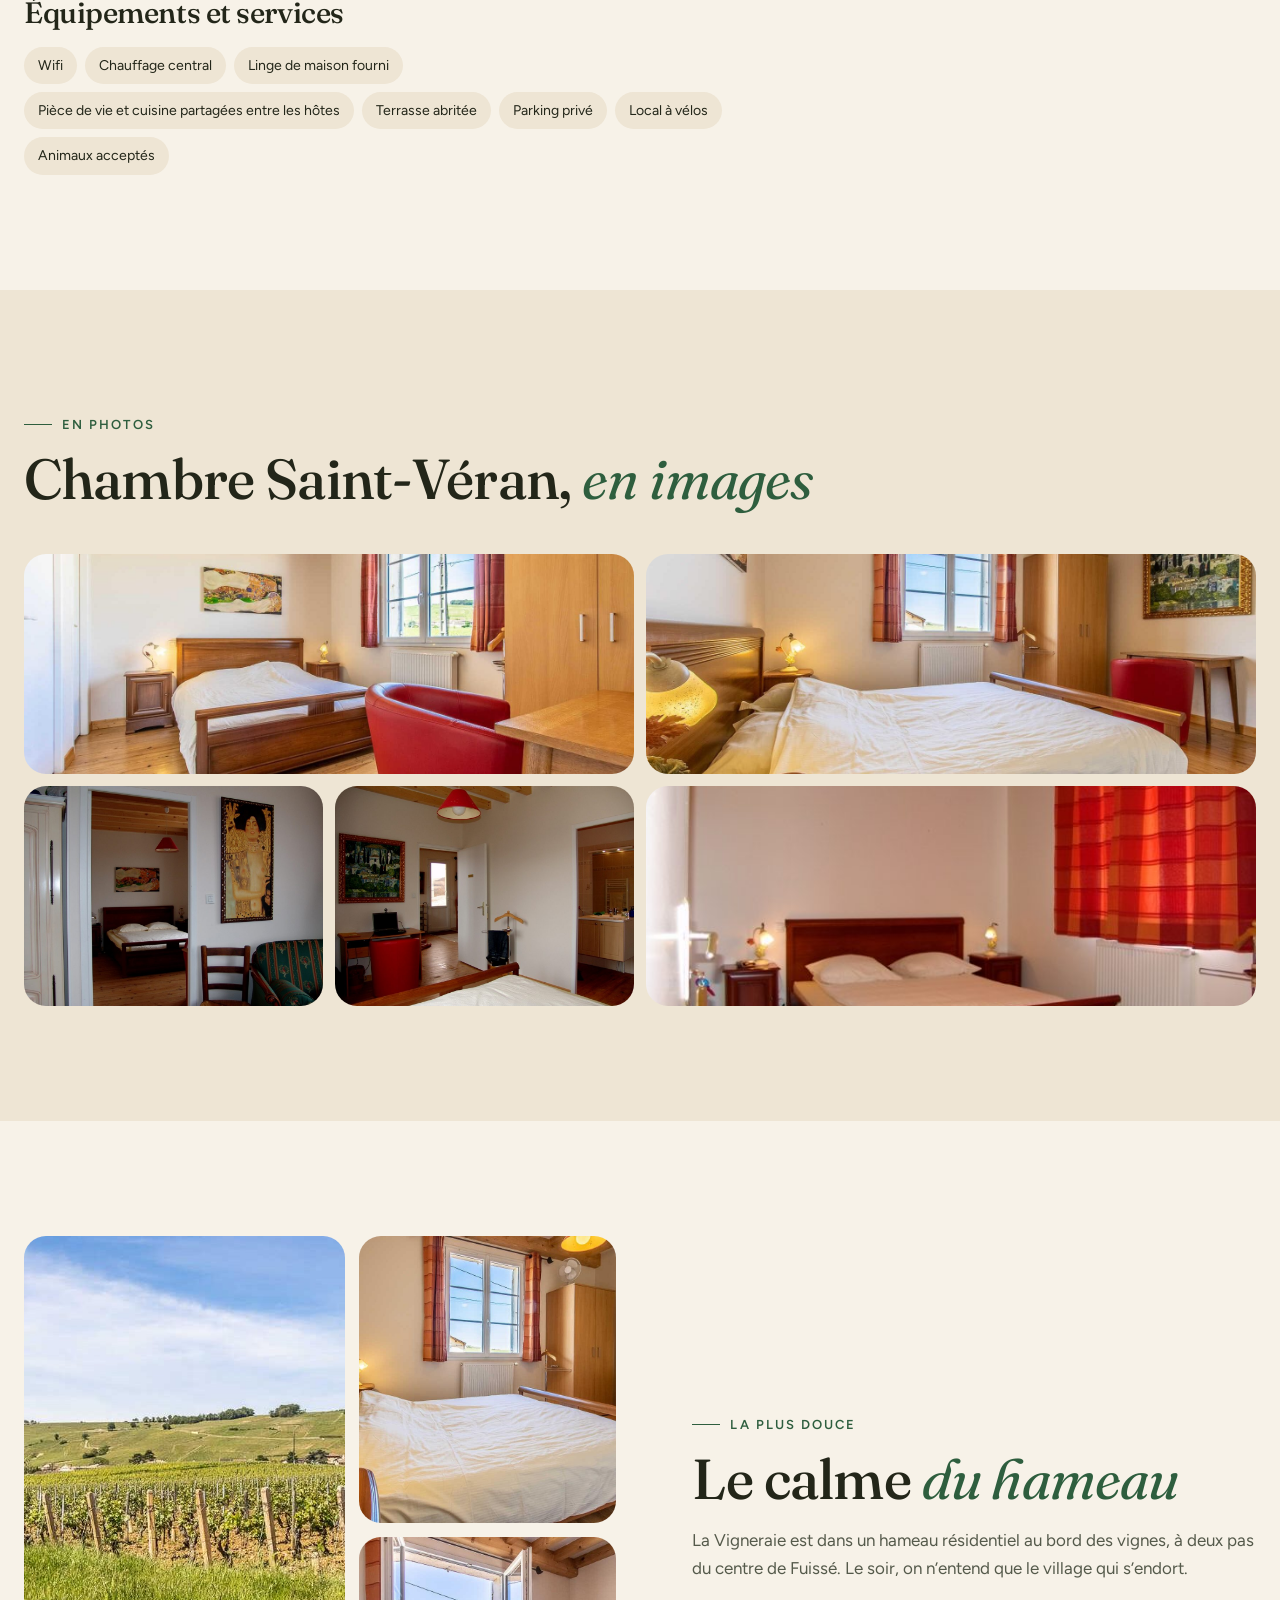
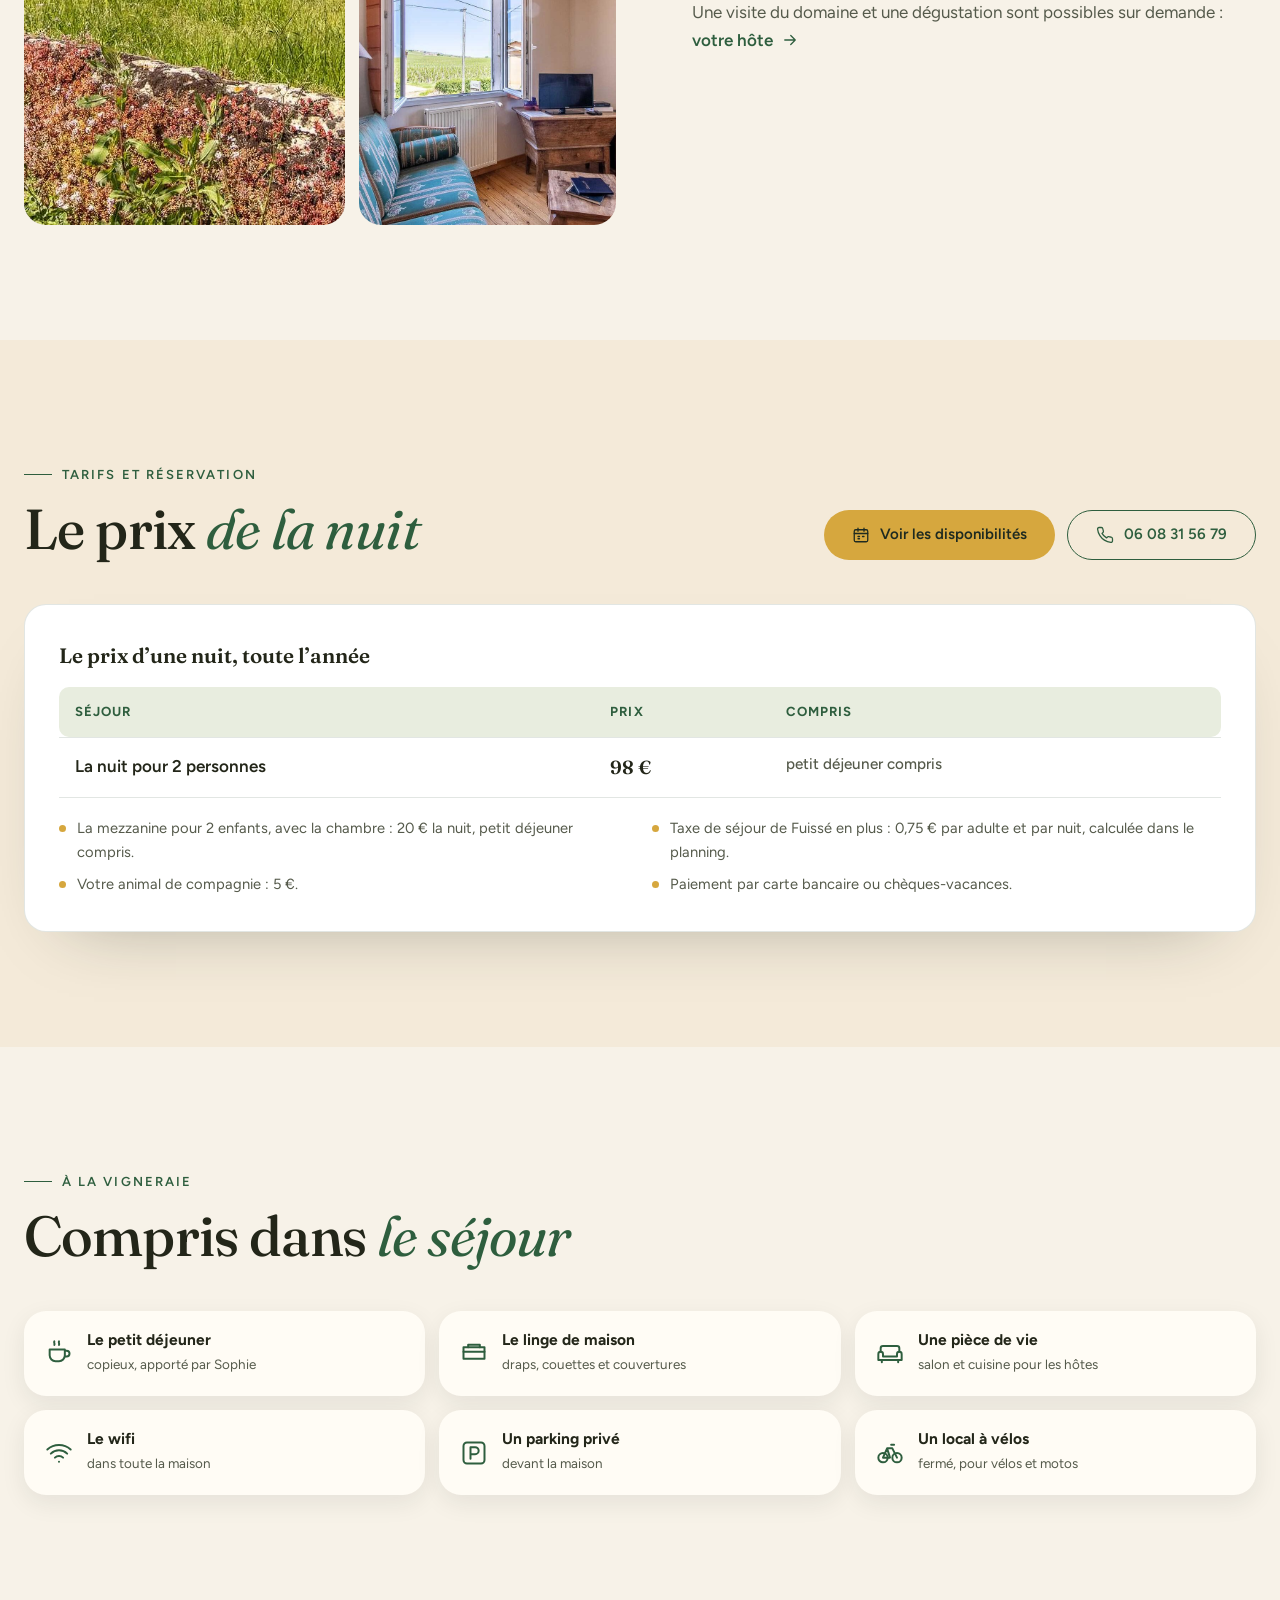
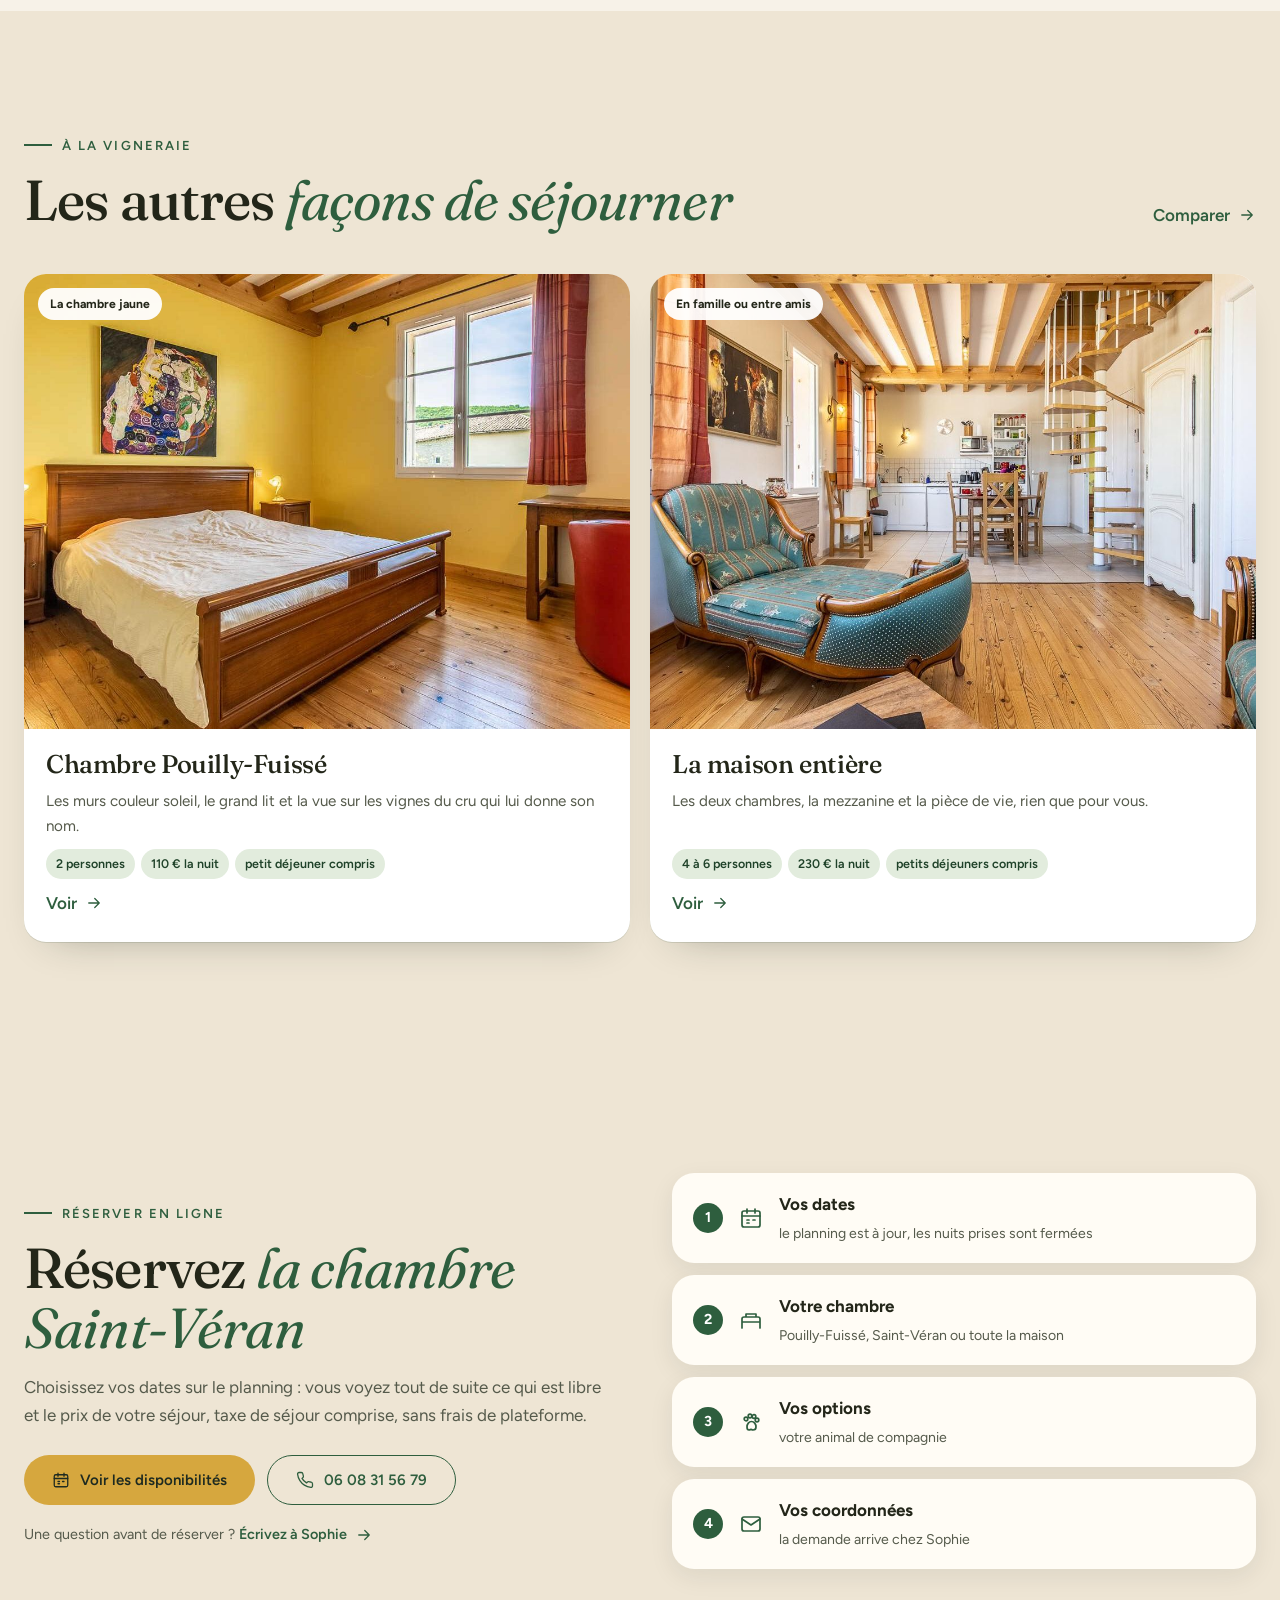
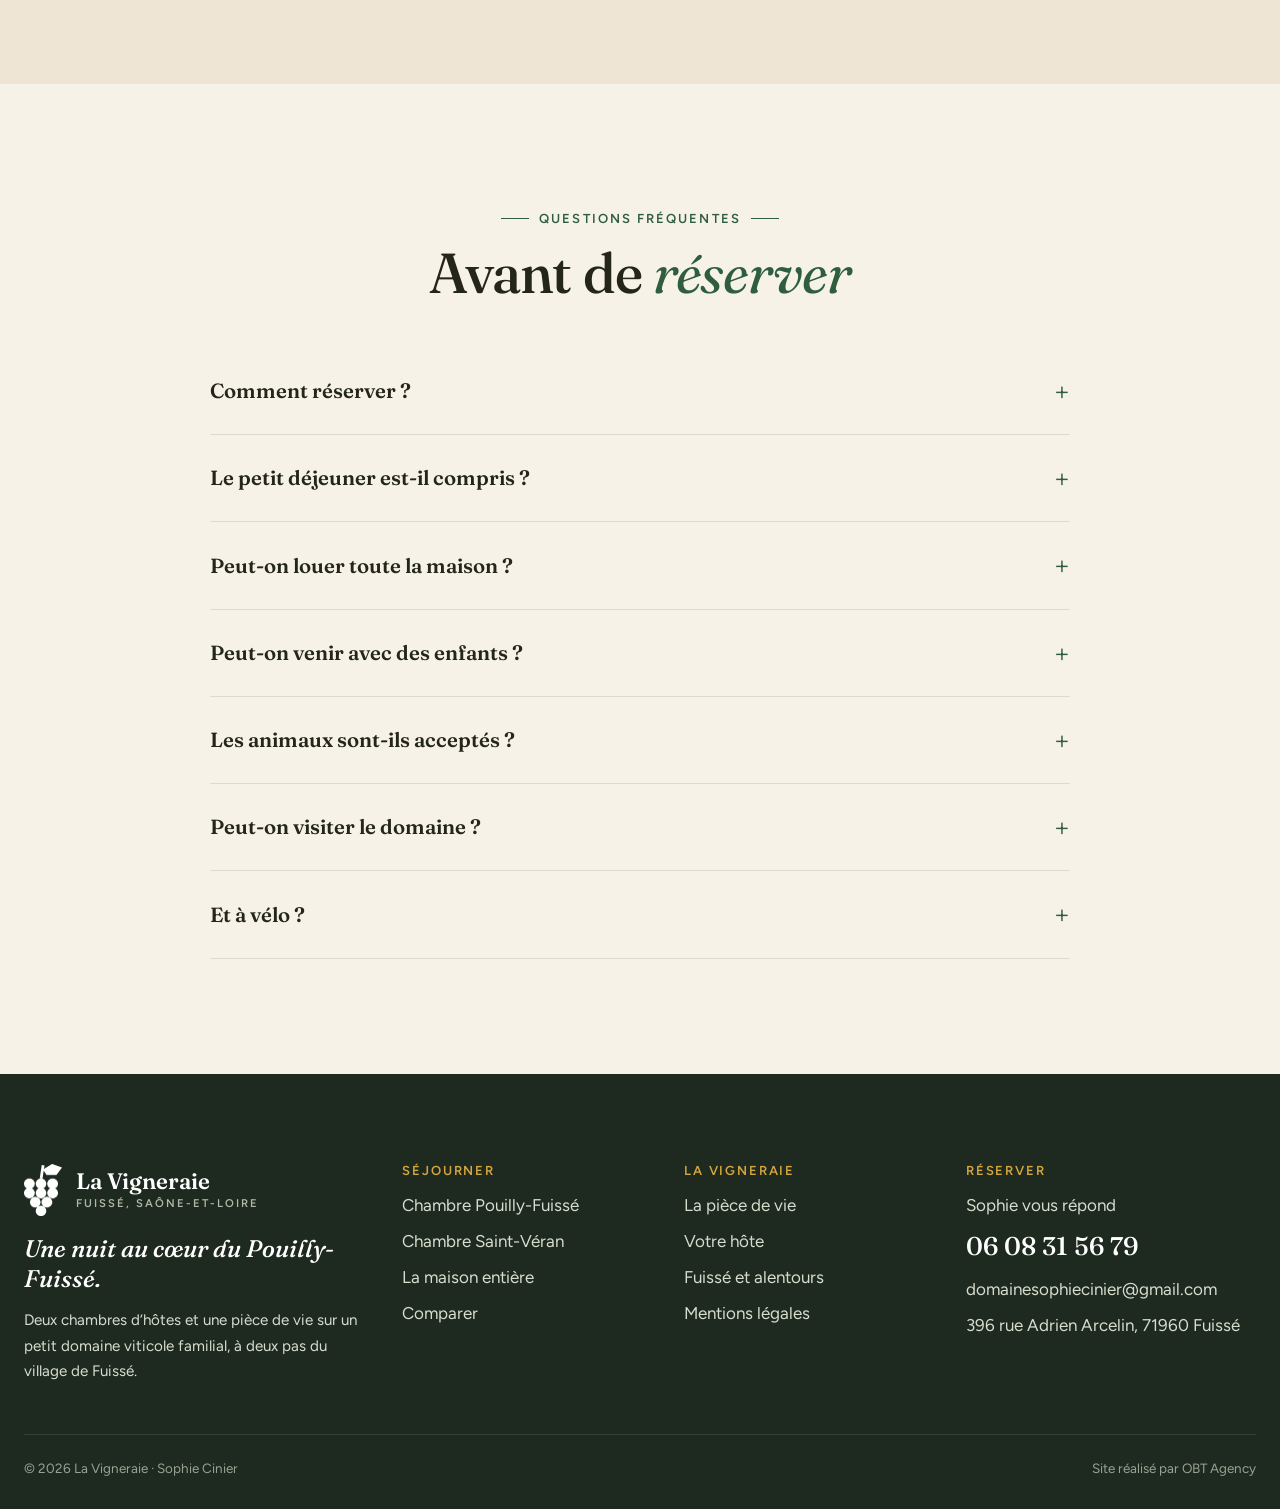
<file: chambre-saint-veran.html>
<!doctype html>
<html lang="fr">
<head>
<meta charset="utf-8">
<meta name="viewport" content="width=device-width, initial-scale=1">
<meta name="robots" content="noindex, nofollow">
<title>Chambre Saint-Véran · La Vigneraie, Fuissé</title>
<meta name="description" content="Chambre Saint-Véran : 2 personnes, 1 lit de 160 × 200, 98 € la nuit petit déjeuner compris, à La Vigneraie, chambres d’hôtes à Fuissé.">
<link rel="icon" href="images/favicon.png">
<link rel="preconnect" href="https://fonts.googleapis.com">
<link rel="preconnect" href="https://fonts.gstatic.com" crossorigin>
<link href="https://fonts.googleapis.com/css2?family=Fraunces:ital,opsz,wght@0,9..144,400;0,9..144,500;0,9..144,600;1,9..144,400;1,9..144,500&family=Figtree:wght@400;500;600;700&display=swap" rel="stylesheet">
<link rel="stylesheet" href="css/style.css">
</head>
<body data-page="chambre-saint-veran">
<header class="entete">
  <div class="conteneur barre">
    <a class="logo" href="index.html" aria-label="La Vigneraie, accueil"><span class="grappe"><img class="blanc" src="images/grappe-blanc.png" alt="" width="152" height="211"><img class="sombre" src="images/grappe-sombre.png" alt="" width="152" height="211"></span><span class="nom">La Vigneraie<small>Chambres d’hôtes à Fuissé</small></span></a>
    <ul class="menu">
      <li><a href="index.html">Accueil</a></li>
      <li><a class="ouvrir actif" href="chambres.html">Les chambres <svg viewBox="0 0 24 24" fill="none" stroke="currentColor" stroke-width="1.7" stroke-linecap="round" stroke-linejoin="round" aria-hidden="true"><path d="m6 9 6 6 6-6"/></svg></a>
        <div class="sous-menu"><a href="chambre-pouilly-fuisse.html"><img src="images/pouilly-fuisse/chambre.jpg" alt=""><span>Chambre Pouilly-Fuissé<small>2 personnes · 110 € la nuit</small></span></a><a href="chambre-saint-veran.html"><img src="images/saint-veran/chambre.jpg" alt=""><span>Chambre Saint-Véran<small>2 personnes · 98 € la nuit</small></span></a><a href="la-maison-entiere.html"><img src="images/vie/piece-escalier.jpg" alt=""><span>La maison entière<small>4 à 6 personnes · 230 € la nuit</small></span></a><a class="tous" href="chambres.html">Comparer</a></div></li>
      <li><a href="la-maison-entiere.html#piece-de-vie">La maison</a></li>
      <li><a href="fuisse-et-alentours.html">Fuissé et alentours</a></li>
      <li><a href="contact.html">Contact</a></li>
    </ul>
    <div class="actions">
      <a class="tel-entete" href="tel:+33608315679"><svg viewBox="0 0 24 24" fill="none" stroke="currentColor" stroke-width="1.7" stroke-linecap="round" stroke-linejoin="round" aria-hidden="true"><path d="M22 16.9v3a2 2 0 0 1-2.2 2 19.8 19.8 0 0 1-8.6-3.1 19.5 19.5 0 0 1-6-6A19.8 19.8 0 0 1 2.1 4.2 2 2 0 0 1 4.1 2h3a2 2 0 0 1 2 1.7c.1 1 .4 1.9.7 2.8a2 2 0 0 1-.5 2.1L8 9.9a16 16 0 0 0 6 6l1.3-1.3a2 2 0 0 1 2.1-.4c.9.3 1.8.6 2.8.7a2 2 0 0 1 1.7 2z"/></svg><span>06 08 31 56 79</span></a>
      <a class="btn btn-plein" href="contact.html#reserver" data-obt-reserve>Réserver</a>
      <button class="burger" aria-label="Menu" aria-expanded="false"><span></span></button>
    </div>
  </div>
</header>
<main>
<section class="bandeau">
  <img src="images/saint-veran/chambre.jpg" alt="Chambre Saint-Véran">
  <div class="conteneur">
    <p class="fil"><a href="index.html">Accueil</a> · <a href="chambres.html">Les chambres</a> · Chambre Saint-Véran</p>
    <h1>Chambre Saint-Véran</h1>
    <p>2 personnes · 1 lit de 160 × 200 · 98 € la nuit, petit déjeuner compris</p>
  </div>
</section>

<section class="section">
  <div class="conteneur fiche">
    <div class="intro" data-reveal>
      <span class="surtitre">La chambre</span>
      <h2>Découvrez <em class="it">la chambre Saint-Véran</em></h2>
      <p class="chapo">Au premier étage, la chambre Saint-Véran a son accès indépendant, sa salle d’eau privative et des toilettes séparées. Elle porte le nom de l’autre grand cru du domaine.</p>
      <p>Murs blancs, poutres claires et rideaux aux tons chauds : la chambre Saint-Véran est simple et lumineuse. On y trouve un grand lit, un bureau, une armoire et un porte-vêtements.</p><p>Le linge de maison, les draps, les couettes et les couvertures sont fournis. Le petit déjeuner, compris dans le prix, se prend dans la pièce de vie réservée aux hôtes.</p>
      <div class="pieces"><div class="piece"><svg viewBox="0 0 24 24" fill="none" stroke="currentColor" stroke-width="1.7" stroke-linecap="round" stroke-linejoin="round" aria-hidden="true"><path d="M3 18v-7a2 2 0 0 1 2-2h14a2 2 0 0 1 2 2v7M3 14h18M3 18v2M21 18v2M7 9V6h10v3"/></svg><strong>Un grand lit</strong><small>160 × 200, linge fourni</small></div><div class="piece"><svg viewBox="0 0 24 24" fill="none" stroke="currentColor" stroke-width="1.7" stroke-linecap="round" stroke-linejoin="round" aria-hidden="true"><path d="M4 12h16v3a5 5 0 0 1-5 5H9a5 5 0 0 1-5-5zM6 12V5a2 2 0 0 1 4 0M7 20l-1 2M17 20l1 2"/></svg><strong>Salle d’eau privative</strong><small>douche, WC indépendant</small></div><div class="piece"><svg viewBox="0 0 24 24" fill="none" stroke="currentColor" stroke-width="1.7" stroke-linecap="round" stroke-linejoin="round" aria-hidden="true"><path d="M12 21V11M12 11c-3 0-6-2.5-6-6 3 0 6 2.5 6 6zM12 11c3 0 6-2.5 6-6-3 0-6 2.5-6 6zM5 21h14"/></svg><strong>Au milieu des vignes</strong><small>du Mâconnais</small></div><div class="piece"><svg viewBox="0 0 24 24" fill="none" stroke="currentColor" stroke-width="1.7" stroke-linecap="round" stroke-linejoin="round" aria-hidden="true"><path d="M3 9h18M5 9v11M19 9v11M9 9v5h6V9"/><rect x="8" y="3" width="8" height="6" rx="1"/></svg><strong>Bureau et armoire</strong><small>et un porte-vêtements</small></div><div class="piece"><svg viewBox="0 0 24 24" fill="none" stroke="currentColor" stroke-width="1.7" stroke-linecap="round" stroke-linejoin="round" aria-hidden="true"><path d="M4 9h13v5a5 5 0 0 1-5 5H9a5 5 0 0 1-5-5zM17 10h1.5a2.5 2.5 0 0 1 0 5H17M8 2c-.7 1 .7 2 0 3M12 2c-.7 1 .7 2 0 3"/></svg><strong>Petit déjeuner</strong><small>compris, servi à côté</small></div><div class="piece"><svg viewBox="0 0 24 24" fill="none" stroke="currentColor" stroke-width="1.7" stroke-linecap="round" stroke-linejoin="round" aria-hidden="true"><circle cx="8" cy="15" r="4"/><path d="m10.8 12.2 8.7-8.7M17 6l2.5 2.5M14.5 8.5 17 11"/></svg><strong>Accès indépendant</strong><small>au premier étage</small></div></div>
      <div class="aparte-mezz"><svg viewBox="0 0 24 24" fill="none" stroke="currentColor" stroke-width="1.7" stroke-linecap="round" stroke-linejoin="round" aria-hidden="true"><circle cx="8" cy="6" r="2.5"/><circle cx="16" cy="6" r="2.5"/><circle cx="12" cy="13" r="2"/><path d="M4 21v-6a4 4 0 0 1 8 0M12 21v-6a4 4 0 0 1 8 0"/></svg><span><strong>Avec des enfants ?</strong> Sous le toit, la mezzanine de 35 m² accueille deux enfants pour 20 € la nuit, petit déjeuner compris, avec la chambre. Pour toute la famille, il y a aussi <a class="lien-fleche" href="la-maison-entiere.html">la maison entière <svg viewBox="0 0 24 24" fill="none" stroke="currentColor" stroke-width="1.7" stroke-linecap="round" stroke-linejoin="round" aria-hidden="true"><path d="M5 12h14M13 6l6 6-6 6"/></svg></a></span></div>
      <h3 class="titre-equip">Équipements et services</h3>
      <div class="equipements"><span>Wifi</span><span>Chauffage central</span><span>Linge de maison fourni</span><span>Pièce de vie et cuisine partagées entre les hôtes</span><span>Terrasse abritée</span><span>Parking privé</span><span>Local à vélos</span><span>Animaux acceptés</span></div>
    </div>
    <aside class="encart" data-reveal>
      <h3>Chambre Saint-Véran</h3>
      <div class="ligne"><span>Capacité</span><strong>2 personnes</strong></div>
      <div class="ligne"><span>Couchages</span><strong>1 lit de 160 × 200</strong></div>
      <div class="ligne"><span>Salle d’eau</span><strong>douche et WC séparé</strong></div>
      <div class="ligne"><span>Prix</span><strong>dès 98 € la nuit</strong></div>
      <div class="ligne"><span>Petit déjeuner</span><strong>compris</strong></div>
      <div class="ligne"><span>Animaux</span><strong>acceptés</strong></div>
      <a class="btn btn-plein" href="tel:+33608315679"><svg viewBox="0 0 24 24" fill="none" stroke="currentColor" stroke-width="1.7" stroke-linecap="round" stroke-linejoin="round" aria-hidden="true"><path d="M22 16.9v3a2 2 0 0 1-2.2 2 19.8 19.8 0 0 1-8.6-3.1 19.5 19.5 0 0 1-6-6A19.8 19.8 0 0 1 2.1 4.2 2 2 0 0 1 4.1 2h3a2 2 0 0 1 2 1.7c.1 1 .4 1.9.7 2.8a2 2 0 0 1-.5 2.1L8 9.9a16 16 0 0 0 6 6l1.3-1.3a2 2 0 0 1 2.1-.4c.9.3 1.8.6 2.8.7a2 2 0 0 1 1.7 2z"/></svg> 06 08 31 56 79</a>
      <a class="btn btn-contour" href="contact.html#reserver" data-obt-reserve="chambre-saint-veran"><svg viewBox="0 0 24 24" fill="none" stroke="currentColor" stroke-width="1.7" stroke-linecap="round" stroke-linejoin="round" aria-hidden="true"><rect x="3" y="5" width="18" height="16" rx="2"/><path d="M3 10h18M8 3v4M16 3v4M8 14h2M14 14h2M8 17h2"/></svg> Voir les disponibilités</a>
      <p class="petit-encart">Ouvert toute l’année</p>
    </aside>
  </div>
</section>

<section class="section creme">
  <div class="conteneur">
    <div class="entete-section"><div><span class="surtitre">En photos</span><h2>Chambre Saint-Véran, <em class="it">en images</em></h2></div></div>
    <div class="mosaique" data-reveal><button class="large" data-galerie="images/saint-veran/chambre.jpg" data-legende="La chambre Saint-Véran" aria-label="Agrandir : La chambre Saint-Véran"><img src="images/saint-veran/chambre.jpg" alt="La chambre Saint-Véran" loading="lazy" decoding="async"><span>La chambre Saint-Véran</span></button><button class="large" data-galerie="images/saint-veran/lit.jpg" data-legende="Le grand lit de 160" aria-label="Agrandir : Le grand lit de 160"><img src="images/saint-veran/lit.jpg" alt="Le grand lit de 160" loading="lazy" decoding="async"><span>Le grand lit de 160</span></button><button class="" data-galerie="images/saint-veran/entree.jpg" data-legende="L’entrée de la chambre" aria-label="Agrandir : L’entrée de la chambre"><img src="images/saint-veran/entree.jpg" alt="L’entrée de la chambre" loading="lazy" decoding="async"><span>L’entrée de la chambre</span></button><button class="" data-galerie="images/saint-veran/bureau.jpg" data-legende="Le bureau près de la salle d’eau" aria-label="Agrandir : Le bureau près de la salle d’eau"><img src="images/saint-veran/bureau.jpg" alt="Le bureau près de la salle d’eau" loading="lazy" decoding="async"><span>Le bureau près de la salle d’eau</span></button><button class="large" data-galerie="images/saint-veran/rideaux.jpg" data-legende="Le lit et les rideaux" aria-label="Agrandir : Le lit et les rideaux"><img src="images/saint-veran/rideaux.jpg" alt="Le lit et les rideaux" loading="lazy" decoding="async"><span>Le lit et les rideaux</span></button></div>
  </div>
</section>

<section class="section">
  <div class="conteneur duo">
    <div class="duo-photos" data-reveal><img src="images/vignes/muret.jpg" alt="La plus douce" loading="lazy" decoding="async"><img src="images/saint-veran/lit.jpg" alt="La plus douce" loading="lazy" decoding="async"><img src="images/vie/salon-vignes.jpg" alt="La plus douce" loading="lazy" decoding="async"></div>
    <div class="duo-texte" data-reveal>
      <span class="surtitre">La plus douce</span>
      <h2>Le calme <em class="it">du hameau</em></h2>
      <p>La Vigneraie est dans un hameau résidentiel au bord des vignes, à deux pas du centre de Fuissé. Le soir, on n’entend que le village qui s’endort.</p>
      <p>Une visite du domaine et une dégustation sont possibles sur demande : <a class="lien-fleche" href="index.html#hote">votre hôte <svg viewBox="0 0 24 24" fill="none" stroke="currentColor" stroke-width="1.7" stroke-linecap="round" stroke-linejoin="round" aria-hidden="true"><path d="M5 12h14M13 6l6 6-6 6"/></svg></a></p>
    </div>
  </div>
</section>

<section class="section rose" id="tarifs">
  <div class="conteneur">
    <div class="entete-section"><div><span class="surtitre">Tarifs et réservation</span><h2>Le prix <em class="it">de la nuit</em></h2></div><div class="boutons"><a class="btn btn-plein" href="contact.html#reserver" data-obt-reserve="chambre-saint-veran"><svg viewBox="0 0 24 24" fill="none" stroke="currentColor" stroke-width="1.7" stroke-linecap="round" stroke-linejoin="round" aria-hidden="true"><rect x="3" y="5" width="18" height="16" rx="2"/><path d="M3 10h18M8 3v4M16 3v4M8 14h2M14 14h2M8 17h2"/></svg> Voir les disponibilités</a><a class="btn btn-contour" href="tel:+33608315679"><svg viewBox="0 0 24 24" fill="none" stroke="currentColor" stroke-width="1.7" stroke-linecap="round" stroke-linejoin="round" aria-hidden="true"><path d="M22 16.9v3a2 2 0 0 1-2.2 2 19.8 19.8 0 0 1-8.6-3.1 19.5 19.5 0 0 1-6-6A19.8 19.8 0 0 1 2.1 4.2 2 2 0 0 1 4.1 2h3a2 2 0 0 1 2 1.7c.1 1 .4 1.9.7 2.8a2 2 0 0 1-.5 2.1L8 9.9a16 16 0 0 0 6 6l1.3-1.3a2 2 0 0 1 2.1-.4c.9.3 1.8.6 2.8.7a2 2 0 0 1 1.7 2z"/></svg> 06 08 31 56 79</a></div></div>
    <div class="tarifs" data-reveal>
  <div class="tableau-defile"><table><caption>Le prix d’une nuit, toute l’année</caption><thead><tr><th scope="col">Séjour</th><th scope="col">Prix</th><th scope="col">Compris</th></tr></thead><tbody><tr><th scope="row">La nuit pour 2 personnes</th><td>98 €</td><td class="petit-td">petit déjeuner compris</td></tr></tbody></table></div>
  <ul class="notes-tarifs"><li>La mezzanine pour 2 enfants, avec la chambre : 20 € la nuit, petit déjeuner compris.</li><li>Taxe de séjour de Fuissé en plus : 0,75 € par adulte et par nuit, calculée dans le planning.</li><li>Votre animal de compagnie : 5 €.</li><li>Paiement par carte bancaire ou chèques-vacances.</li></ul>
</div>
  </div>
</section>

<section class="section">
  <div class="conteneur">
    <div class="entete-section"><div><span class="surtitre">À La Vigneraie</span><h2>Compris dans <em class="it">le séjour</em></h2></div></div>
    <div class="compris"><div class="bloc" data-reveal><svg viewBox="0 0 24 24" fill="none" stroke="currentColor" stroke-width="1.7" stroke-linecap="round" stroke-linejoin="round" aria-hidden="true"><path d="M4 9h13v5a5 5 0 0 1-5 5H9a5 5 0 0 1-5-5zM17 10h1.5a2.5 2.5 0 0 1 0 5H17M8 2c-.7 1 .7 2 0 3M12 2c-.7 1 .7 2 0 3"/></svg><div><strong>Le petit déjeuner</strong><small>copieux, apporté par Sophie</small></div></div><div class="bloc" data-reveal><svg viewBox="0 0 24 24" fill="none" stroke="currentColor" stroke-width="1.7" stroke-linecap="round" stroke-linejoin="round" aria-hidden="true"><path d="M3 7h18v10H3z"/><path d="M3 11h18M7 7V5h10v2"/></svg><div><strong>Le linge de maison</strong><small>draps, couettes et couvertures</small></div></div><div class="bloc" data-reveal><svg viewBox="0 0 24 24" fill="none" stroke="currentColor" stroke-width="1.7" stroke-linecap="round" stroke-linejoin="round" aria-hidden="true"><path d="M4 11V8a2 2 0 0 1 2-2h12a2 2 0 0 1 2 2v3"/><path d="M2 13a2 2 0 0 1 4 0v2h12v-2a2 2 0 0 1 4 0v5H2zM5 18v2M19 18v2"/></svg><div><strong>Une pièce de vie</strong><small>salon et cuisine pour les hôtes</small></div></div><div class="bloc" data-reveal><svg viewBox="0 0 24 24" fill="none" stroke="currentColor" stroke-width="1.7" stroke-linecap="round" stroke-linejoin="round" aria-hidden="true"><path d="M5 12.5a10 10 0 0 1 14 0M8.5 16a5 5 0 0 1 7 0M2 9a15 15 0 0 1 20 0M12 19.5h.01"/></svg><div><strong>Le wifi</strong><small>dans toute la maison</small></div></div><div class="bloc" data-reveal><svg viewBox="0 0 24 24" fill="none" stroke="currentColor" stroke-width="1.7" stroke-linecap="round" stroke-linejoin="round" aria-hidden="true"><rect x="3" y="3" width="18" height="18" rx="3"/><path d="M9 17V7h4a3 3 0 0 1 0 6H9"/></svg><div><strong>Un parking privé</strong><small>devant la maison</small></div></div><div class="bloc" data-reveal><svg viewBox="0 0 24 24" fill="none" stroke="currentColor" stroke-width="1.7" stroke-linecap="round" stroke-linejoin="round" aria-hidden="true"><circle cx="6" cy="16" r="4"/><circle cx="18" cy="16" r="4"/><path d="M6 16 9.5 8H14l4 8M9.5 8 12 16h-6M13 5h2.5"/></svg><div><strong>Un local à vélos</strong><small>fermé, pour vélos et motos</small></div></div></div>
  </div>
</section>

<section class="section creme">
  <div class="conteneur">
    <div class="entete-section"><div><span class="surtitre">À La Vigneraie</span><h2>Les autres <em class="it">façons de séjourner</em></h2></div><a class="lien-fleche" href="chambres.html">Comparer <svg viewBox="0 0 24 24" fill="none" stroke="currentColor" stroke-width="1.7" stroke-linecap="round" stroke-linejoin="round" aria-hidden="true"><path d="M5 12h14M13 6l6 6-6 6"/></svg></a></div>
    <div class="autres-gites"><a class="carte-gite" href="chambre-pouilly-fuisse.html">
  <div class="visuel"><img src="images/pouilly-fuisse/chambre.jpg" alt="Chambre Pouilly-Fuissé" loading="lazy" decoding="async"><span class="etiquette">La chambre jaune</span></div>
  <div class="corps">
    <h3>Chambre Pouilly-Fuissé</h3>
    <p>Les murs couleur soleil, le grand lit et la vue sur les vignes du cru qui lui donne son nom.</p>
    <div class="pastilles"><span>2 personnes</span><span>110 € la nuit</span><span>petit déjeuner compris</span></div>
    <span class="lien-fleche">Voir <svg viewBox="0 0 24 24" fill="none" stroke="currentColor" stroke-width="1.7" stroke-linecap="round" stroke-linejoin="round" aria-hidden="true"><path d="M5 12h14M13 6l6 6-6 6"/></svg></span>
  </div>
</a><a class="carte-gite" href="la-maison-entiere.html">
  <div class="visuel"><img src="images/vie/piece-escalier.jpg" alt="La maison entière" loading="lazy" decoding="async"><span class="etiquette">En famille ou entre amis</span></div>
  <div class="corps">
    <h3>La maison entière</h3>
    <p>Les deux chambres, la mezzanine et la pièce de vie, rien que pour vous.</p>
    <div class="pastilles"><span>4 à 6 personnes</span><span>230 € la nuit</span><span>petits déjeuners compris</span></div>
    <span class="lien-fleche">Voir <svg viewBox="0 0 24 24" fill="none" stroke="currentColor" stroke-width="1.7" stroke-linecap="round" stroke-linejoin="round" aria-hidden="true"><path d="M5 12h14M13 6l6 6-6 6"/></svg></span>
  </div>
</a></div>
  </div>
</section>

<section class="section creme" id="reservation">
  <div class="conteneur bloc-resa">
    <div data-reveal>
      <span class="surtitre">Réserver en ligne</span>
      <h2>Réservez <em class="it">la chambre Saint-Véran</em></h2>
      <p class="intro-contact">Choisissez vos dates sur le planning : vous voyez tout de suite ce qui est libre et le prix de votre séjour, taxe de séjour comprise, sans frais de plateforme.</p>
      <div class="boutons"><a class="btn btn-plein" href="contact.html#reserver" data-obt-reserve="chambre-saint-veran"><svg viewBox="0 0 24 24" fill="none" stroke="currentColor" stroke-width="1.7" stroke-linecap="round" stroke-linejoin="round" aria-hidden="true"><rect x="3" y="5" width="18" height="16" rx="2"/><path d="M3 10h18M8 3v4M16 3v4M8 14h2M14 14h2M8 17h2"/></svg> Voir les disponibilités</a><a class="btn btn-contour" href="tel:+33608315679"><svg viewBox="0 0 24 24" fill="none" stroke="currentColor" stroke-width="1.7" stroke-linecap="round" stroke-linejoin="round" aria-hidden="true"><path d="M22 16.9v3a2 2 0 0 1-2.2 2 19.8 19.8 0 0 1-8.6-3.1 19.5 19.5 0 0 1-6-6A19.8 19.8 0 0 1 2.1 4.2 2 2 0 0 1 4.1 2h3a2 2 0 0 1 2 1.7c.1 1 .4 1.9.7 2.8a2 2 0 0 1-.5 2.1L8 9.9a16 16 0 0 0 6 6l1.3-1.3a2 2 0 0 1 2.1-.4c.9.3 1.8.6 2.8.7a2 2 0 0 1 1.7 2z"/></svg> 06 08 31 56 79</a></div>
      <p class="petit">Une question avant de réserver ? <a class="lien-fleche" href="contact.html">Écrivez à Sophie <svg viewBox="0 0 24 24" fill="none" stroke="currentColor" stroke-width="1.7" stroke-linecap="round" stroke-linejoin="round" aria-hidden="true"><path d="M5 12h14M13 6l6 6-6 6"/></svg></a></p>
    </div>
    <ol class="etapes-resa" data-reveal><li><span class="num">1</span><svg viewBox="0 0 24 24" fill="none" stroke="currentColor" stroke-width="1.7" stroke-linecap="round" stroke-linejoin="round" aria-hidden="true"><rect x="3" y="5" width="18" height="16" rx="2"/><path d="M3 10h18M8 3v4M16 3v4M8 14h2M14 14h2M8 17h2"/></svg><div><strong>Vos dates</strong><small>le planning est à jour, les nuits prises sont fermées</small></div></li><li><span class="num">2</span><svg viewBox="0 0 24 24" fill="none" stroke="currentColor" stroke-width="1.7" stroke-linecap="round" stroke-linejoin="round" aria-hidden="true"><path d="M3 18v-7a2 2 0 0 1 2-2h14a2 2 0 0 1 2 2v7M3 14h18M3 18v2M21 18v2M7 9V6h10v3"/></svg><div><strong>Votre chambre</strong><small>Pouilly-Fuissé, Saint-Véran ou toute la maison</small></div></li><li><span class="num">3</span><svg viewBox="0 0 24 24" fill="none" stroke="currentColor" stroke-width="1.7" stroke-linecap="round" stroke-linejoin="round" aria-hidden="true"><circle cx="7" cy="9" r="1.8"/><circle cx="11" cy="6" r="1.8"/><circle cx="15" cy="6.5" r="1.8"/><circle cx="18" cy="10" r="1.8"/><path d="M8 17c0-3 2-5.5 4.5-5.5S17 14 17 17c0 2-1.5 3-3 3-1 0-1.5-.6-2-.6s-1 .6-2 .6c-1.5 0-2-1-2-3z"/></svg><div><strong>Vos options</strong><small>votre animal de compagnie</small></div></li><li><span class="num">4</span><svg viewBox="0 0 24 24" fill="none" stroke="currentColor" stroke-width="1.7" stroke-linecap="round" stroke-linejoin="round" aria-hidden="true"><rect x="3" y="5" width="18" height="14" rx="2"/><path d="m3 7 9 6 9-6"/></svg><div><strong>Vos coordonnées</strong><small>la demande arrive chez Sophie</small></div></li></ol>
  </div>
</section>
<section class="section" id="questions">
  <div class="conteneur">
    <div class="entete-section centre"><div><span class="surtitre">Questions fréquentes</span><h2>Avant de <em class="it">réserver</em></h2></div></div>
    <div class="faq"><details><summary>Comment réserver ?</summary><p>En ligne, avec le bouton « Réserver » : vous choisissez vos dates sur le planning, une chambre ou la maison entière : le prix du séjour s’affiche aussitôt, taxe de séjour comprise. Vous pouvez aussi appeler Sophie au 06 08 31 56 79.</p></details><details><summary>Le petit déjeuner est-il compris ?</summary><p>Oui. Sophie vous apporte le matin un petit déjeuner copieux, que vous prenez à la table de la pièce de vie réservée aux hôtes. Pour un séjour à la semaine, il se règle à part : demandez à Sophie.</p></details><details><summary>Peut-on louer toute la maison ?</summary><p>Oui : la maison entière (les deux chambres, la mezzanine et la pièce de vie) se loue 230 € la nuit, de 4 à 6 personnes, petits déjeuners compris. Pour un séjour à la semaine ou les deux chambres sur plusieurs nuits, Sophie propose un tarif préférentiel : appelez-la.</p></details><details><summary>Peut-on venir avec des enfants ?</summary><p>Oui. Sous le toit, par un escalier en colimaçon, la mezzanine de 35 m² accueille deux enfants pour 20 € la nuit, petit déjeuner compris. Elle se loue avec une chambre : précisez-le à Sophie en réservant.</p></details><details><summary>Les animaux sont-ils acceptés ?</summary><p>Oui, votre animal de compagnie est le bienvenu, avec un supplément de 5 €.</p></details><details><summary>Peut-on visiter le domaine ?</summary><p>Sophie est vigneronne : la maison est sur le petit domaine familial qu’elle cultive en bio avec son mari. Une visite et une dégustation sont possibles sur demande, pendant votre séjour.</p></details><details><summary>Et à vélo ?</summary><p>Un local à vélos fermé vous attend, avec le parking privé. La Voie Verte de la Grande Boucle de Bourgogne du Sud passe à 3,5 km et la Voie Bleue, le long de la Saône, à 9 km.</p></details></div>
  </div>
</section>
</main>
<footer class="pied">
  <div class="conteneur">
    <div class="grille">
      <div>
        <a class="logo-pied" href="index.html"><img src="images/grappe-blanc.png" alt="" width="152" height="211"><span>La Vigneraie<small>Fuissé, Saône-et-Loire</small></span></a>
        <p class="accroche">Une nuit au cœur du Pouilly-Fuissé.</p>
        <p>Deux chambres d’hôtes et une pièce de vie sur un petit domaine viticole familial, à deux pas du village de Fuissé.</p>
      </div>
      <div><h4>Séjourner</h4><ul><li><a href="chambre-pouilly-fuisse.html">Chambre Pouilly-Fuissé</a></li><li><a href="chambre-saint-veran.html">Chambre Saint-Véran</a></li><li><a href="la-maison-entiere.html">La maison entière</a></li><li><a href="chambres.html">Comparer</a></li></ul></div>
      <div><h4>La Vigneraie</h4><ul><li><a href="la-maison-entiere.html#piece-de-vie">La pièce de vie</a></li><li><a href="index.html#hote">Votre hôte</a></li><li><a href="fuisse-et-alentours.html">Fuissé et alentours</a></li><li><a href="mentions-legales.html">Mentions légales</a></li></ul></div>
      <div><h4>Réserver</h4><ul><li>Sophie vous répond<a class="tel-pied" href="tel:+33608315679">06 08 31 56 79</a></li><li><a href="mailto:domainesophiecinier@gmail.com">domainesophiecinier@gmail.com</a></li><li>396 rue Adrien Arcelin, 71960 Fuissé</li></ul></div>
    </div>
    <div class="bas"><span>© 2026 La Vigneraie · Sophie Cinier</span><span>Site réalisé par OBT Agency</span></div>
  </div>
</footer>
<nav class="barre-mobile" aria-label="Contact rapide">
  <a class="appeler" href="tel:+33608315679"><svg viewBox="0 0 24 24" fill="none" stroke="currentColor" stroke-width="1.7" stroke-linecap="round" stroke-linejoin="round" aria-hidden="true"><path d="M22 16.9v3a2 2 0 0 1-2.2 2 19.8 19.8 0 0 1-8.6-3.1 19.5 19.5 0 0 1-6-6A19.8 19.8 0 0 1 2.1 4.2 2 2 0 0 1 4.1 2h3a2 2 0 0 1 2 1.7c.1 1 .4 1.9.7 2.8a2 2 0 0 1-.5 2.1L8 9.9a16 16 0 0 0 6 6l1.3-1.3a2 2 0 0 1 2.1-.4c.9.3 1.8.6 2.8.7a2 2 0 0 1 1.7 2z"/></svg> Appeler</a>
  <a href="contact.html#reserver" data-obt-reserve><svg viewBox="0 0 24 24" fill="none" stroke="currentColor" stroke-width="1.7" stroke-linecap="round" stroke-linejoin="round" aria-hidden="true"><rect x="3" y="5" width="18" height="16" rx="2"/><path d="M3 10h18M8 3v4M16 3v4M8 14h2M14 14h2M8 17h2"/></svg> Réserver</a>
</nav>
<script src="js/site.js"></script>
<div data-obt-booking data-obt-key="demo-la-vigneraie" data-obt-api="https://demo-la-vigneraie.obt.invalid" data-obt-form-key="demo" data-obt-form-endpoint="https://demo-la-vigneraie.obt.invalid/envoi" data-obt-subject="Demande de réservation à La Vigneraie"></div>
<script src="js/obt-demo.js"></script>
<script src="https://obt-gestion.com/blocks/obt-booking.js" defer></script>
</body>
</html>
</file>
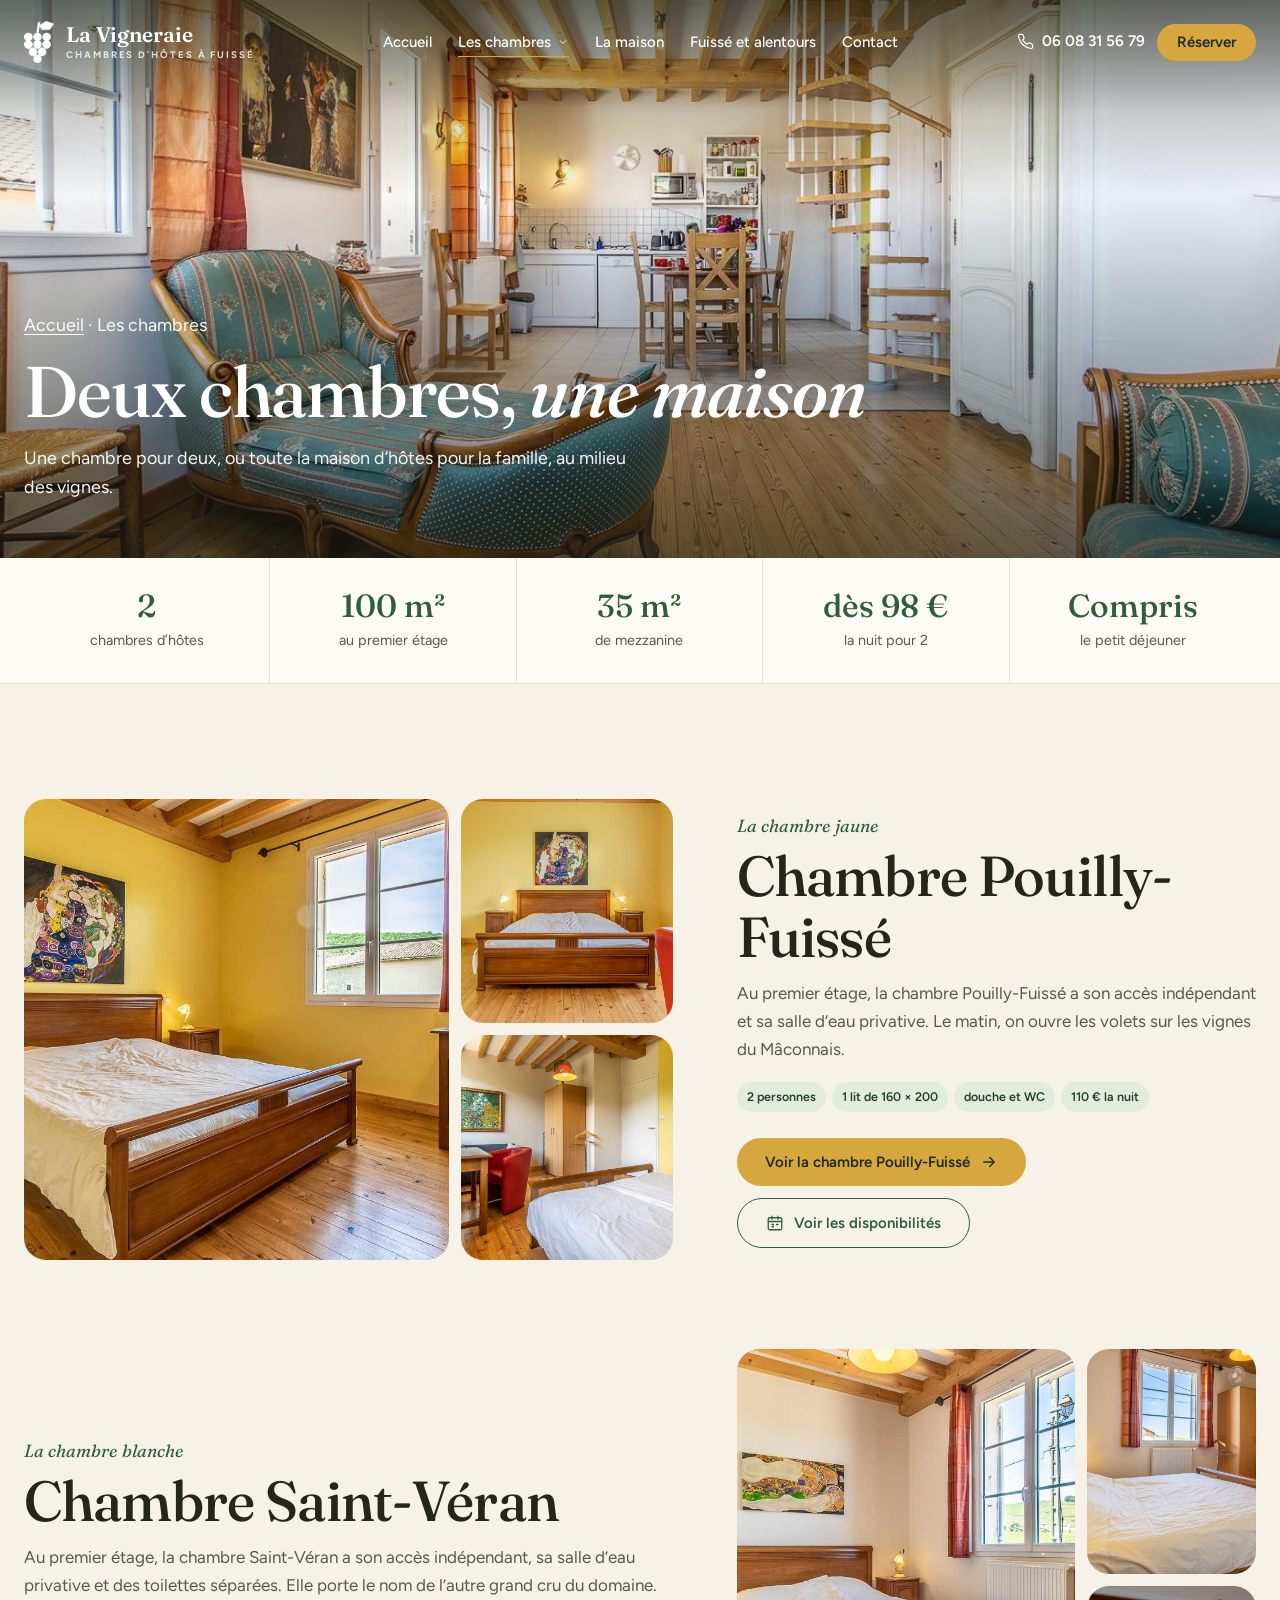
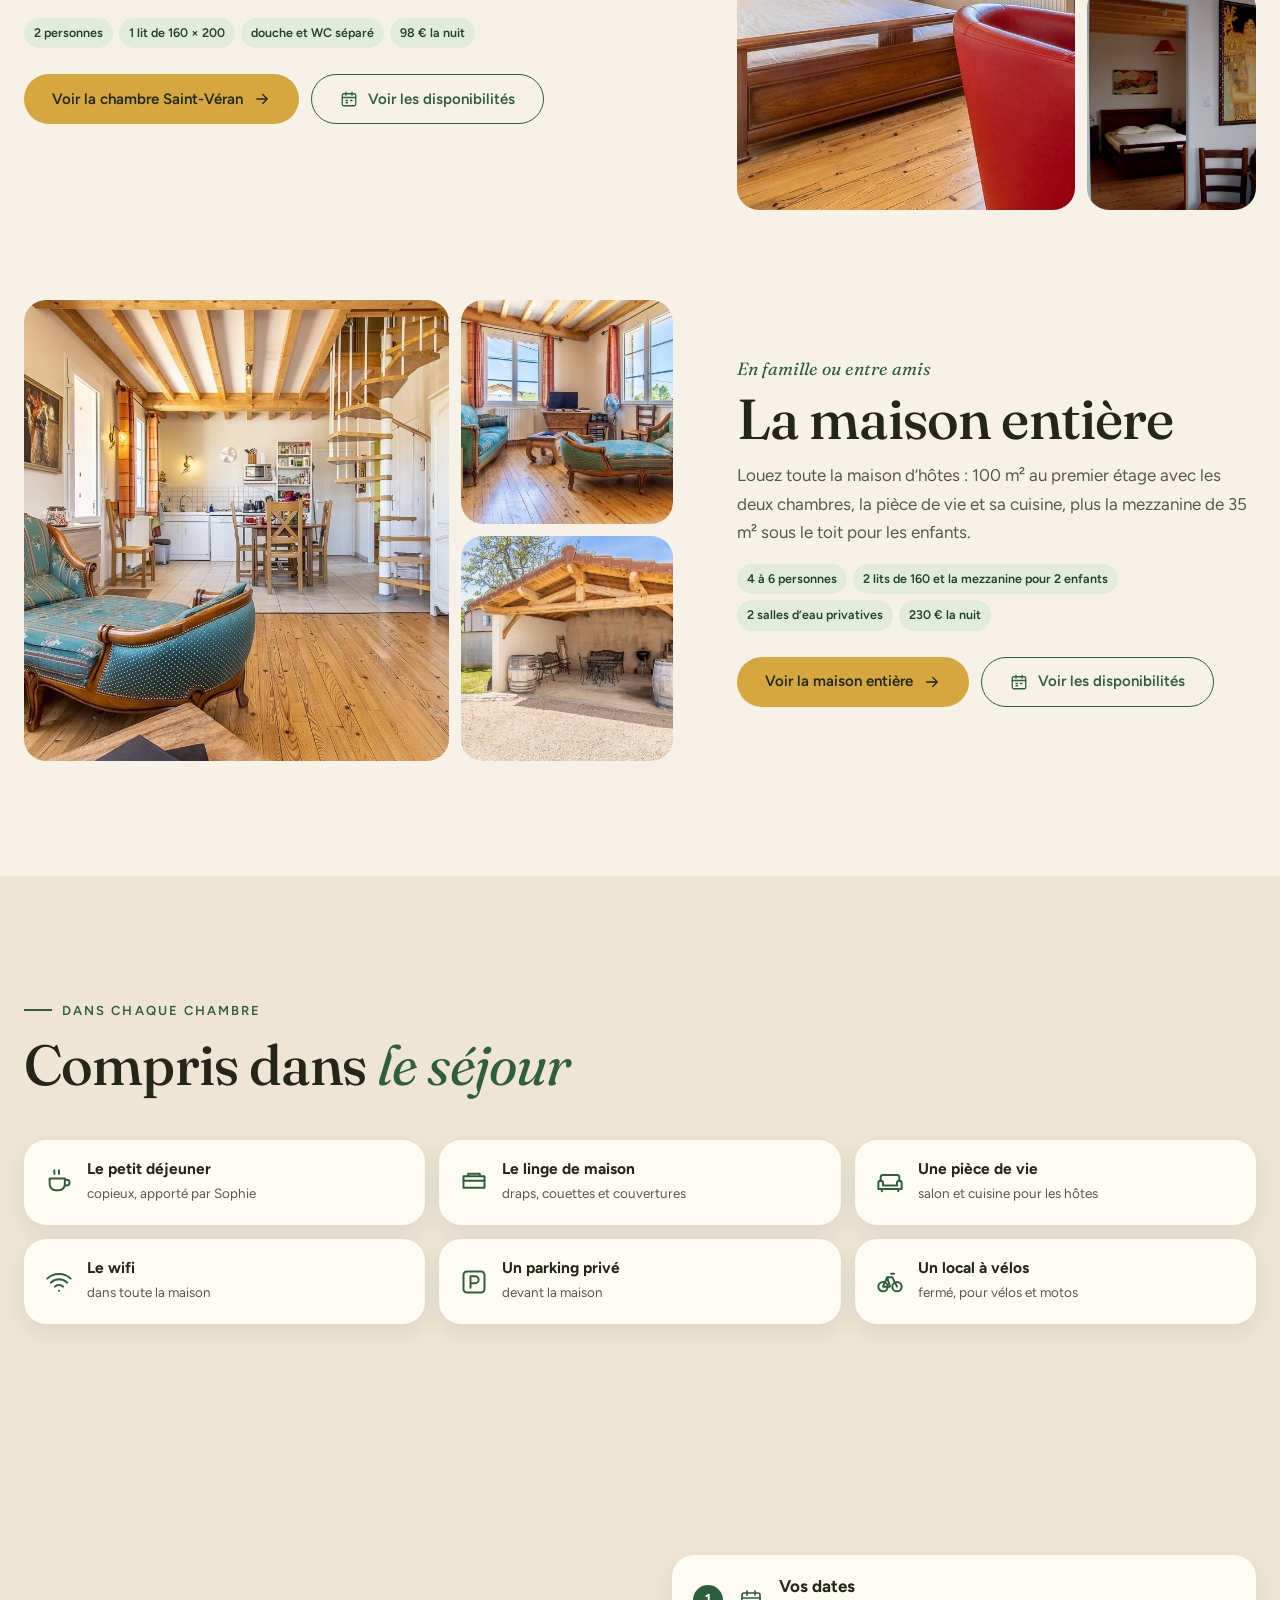
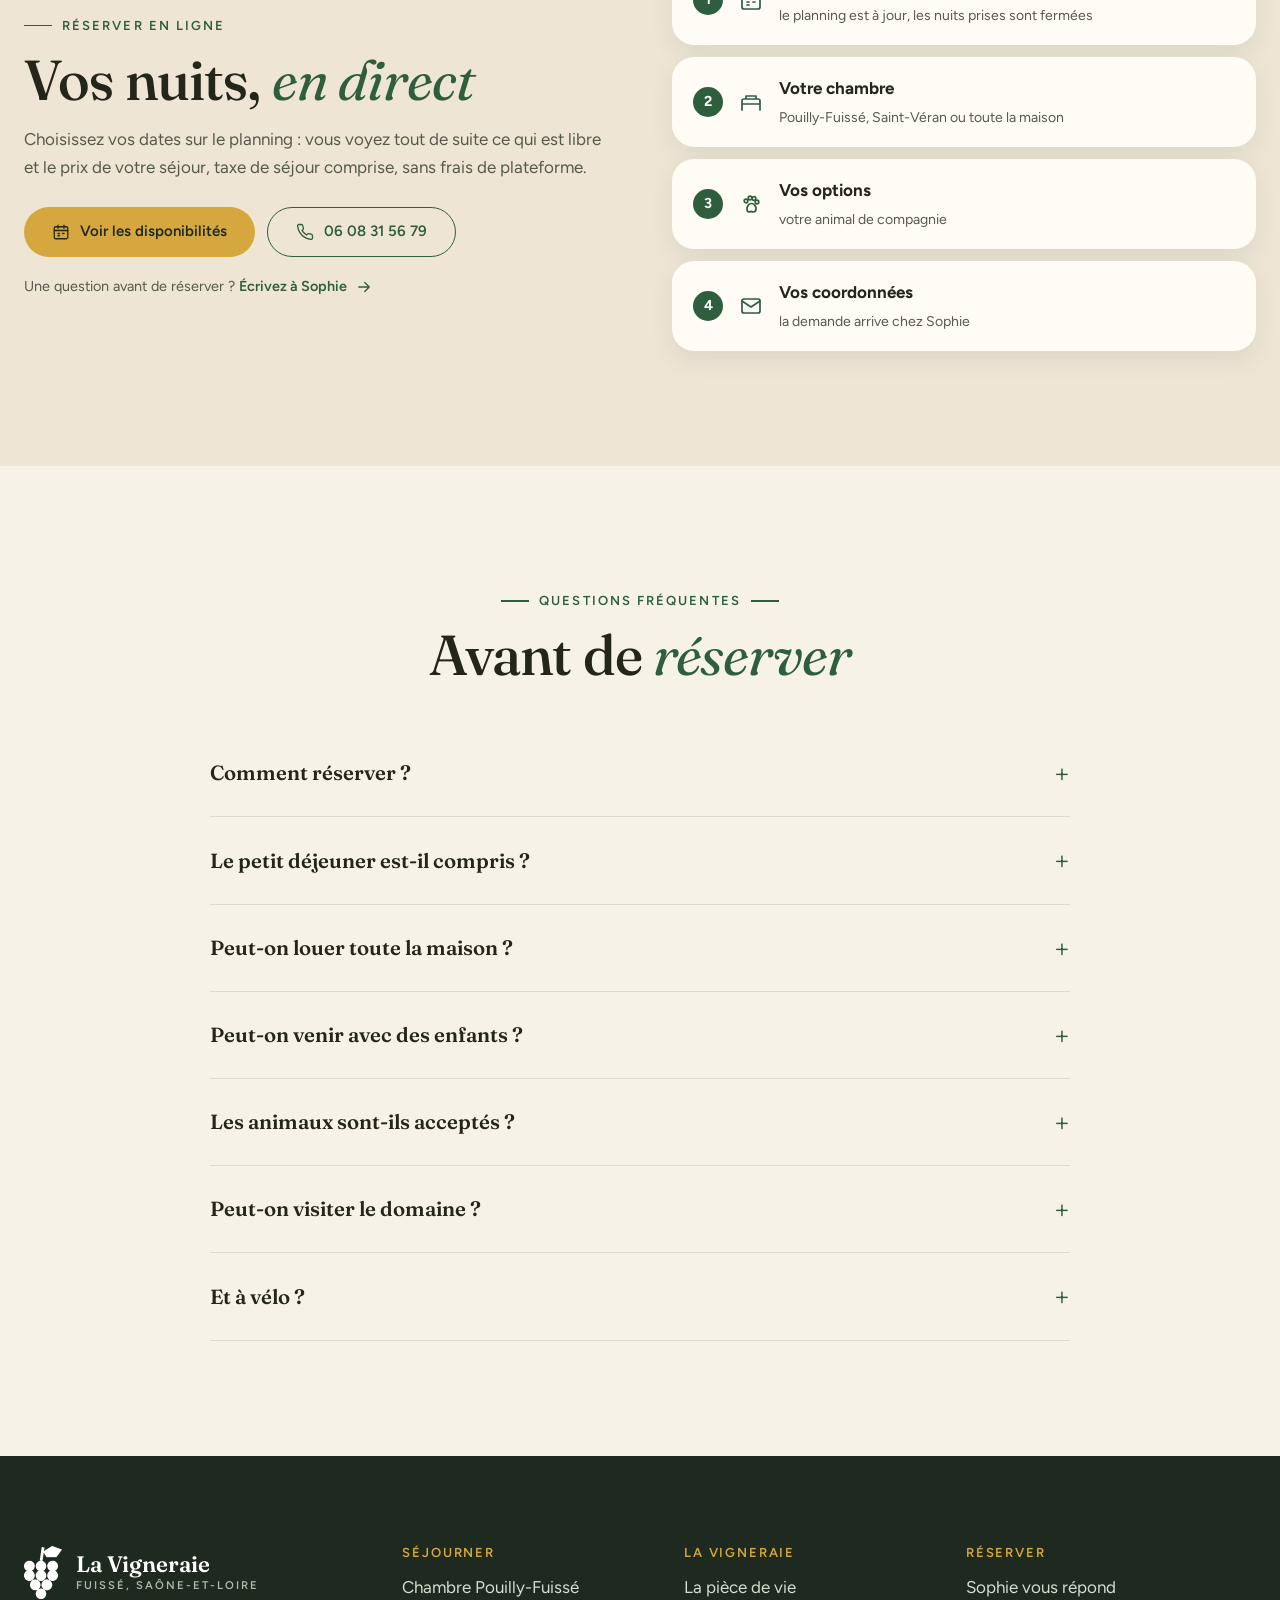
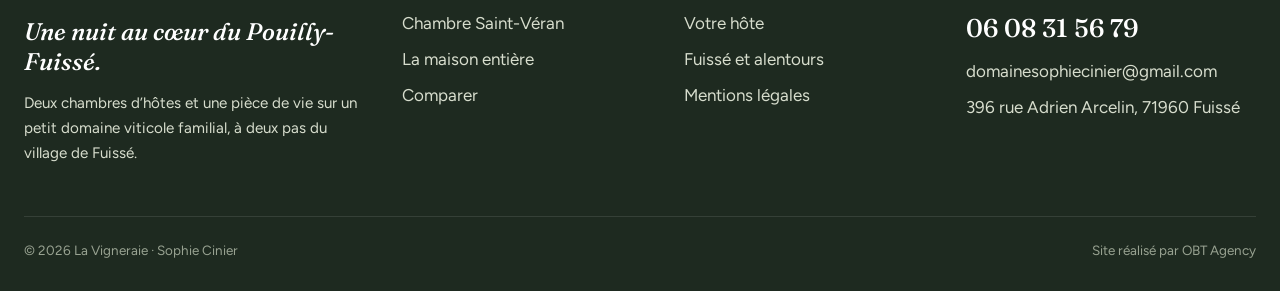
<file: chambres.html>
<!doctype html>
<html lang="fr">
<head>
<meta charset="utf-8">
<meta name="viewport" content="width=device-width, initial-scale=1">
<meta name="robots" content="noindex, nofollow">
<title>Les chambres · La Vigneraie, Fuissé</title>
<meta name="description" content="La chambre Pouilly-Fuissé, la chambre Saint-Véran ou la maison entière : chambres d’hôtes avec petit déjeuner à Fuissé, de 98 € à 230 € la nuit.">
<link rel="icon" href="images/favicon.png">
<link rel="preconnect" href="https://fonts.googleapis.com">
<link rel="preconnect" href="https://fonts.gstatic.com" crossorigin>
<link href="https://fonts.googleapis.com/css2?family=Fraunces:ital,opsz,wght@0,9..144,400;0,9..144,500;0,9..144,600;1,9..144,400;1,9..144,500&family=Figtree:wght@400;500;600;700&display=swap" rel="stylesheet">
<link rel="stylesheet" href="css/style.css">
</head>
<body data-page="chambres">
<header class="entete">
  <div class="conteneur barre">
    <a class="logo" href="index.html" aria-label="La Vigneraie, accueil"><span class="grappe"><img class="blanc" src="images/grappe-blanc.png" alt="" width="152" height="211"><img class="sombre" src="images/grappe-sombre.png" alt="" width="152" height="211"></span><span class="nom">La Vigneraie<small>Chambres d’hôtes à Fuissé</small></span></a>
    <ul class="menu">
      <li><a href="index.html">Accueil</a></li>
      <li><a class="ouvrir actif" href="chambres.html">Les chambres <svg viewBox="0 0 24 24" fill="none" stroke="currentColor" stroke-width="1.7" stroke-linecap="round" stroke-linejoin="round" aria-hidden="true"><path d="m6 9 6 6 6-6"/></svg></a>
        <div class="sous-menu"><a href="chambre-pouilly-fuisse.html"><img src="images/pouilly-fuisse/chambre.jpg" alt=""><span>Chambre Pouilly-Fuissé<small>2 personnes · 110 € la nuit</small></span></a><a href="chambre-saint-veran.html"><img src="images/saint-veran/chambre.jpg" alt=""><span>Chambre Saint-Véran<small>2 personnes · 98 € la nuit</small></span></a><a href="la-maison-entiere.html"><img src="images/vie/piece-escalier.jpg" alt=""><span>La maison entière<small>4 à 6 personnes · 230 € la nuit</small></span></a><a class="tous" href="chambres.html">Comparer</a></div></li>
      <li><a href="la-maison-entiere.html#piece-de-vie">La maison</a></li>
      <li><a href="fuisse-et-alentours.html">Fuissé et alentours</a></li>
      <li><a href="contact.html">Contact</a></li>
    </ul>
    <div class="actions">
      <a class="tel-entete" href="tel:+33608315679"><svg viewBox="0 0 24 24" fill="none" stroke="currentColor" stroke-width="1.7" stroke-linecap="round" stroke-linejoin="round" aria-hidden="true"><path d="M22 16.9v3a2 2 0 0 1-2.2 2 19.8 19.8 0 0 1-8.6-3.1 19.5 19.5 0 0 1-6-6A19.8 19.8 0 0 1 2.1 4.2 2 2 0 0 1 4.1 2h3a2 2 0 0 1 2 1.7c.1 1 .4 1.9.7 2.8a2 2 0 0 1-.5 2.1L8 9.9a16 16 0 0 0 6 6l1.3-1.3a2 2 0 0 1 2.1-.4c.9.3 1.8.6 2.8.7a2 2 0 0 1 1.7 2z"/></svg><span>06 08 31 56 79</span></a>
      <a class="btn btn-plein" href="contact.html#reserver" data-obt-reserve>Réserver</a>
      <button class="burger" aria-label="Menu" aria-expanded="false"><span></span></button>
    </div>
  </div>
</header>
<main>
<section class="bandeau">
  <img src="images/vie/piece-escalier.jpg" alt="La pièce de vie de La Vigneraie">
  <div class="conteneur">
    <p class="fil"><a href="index.html">Accueil</a> · Les chambres</p>
    <h1>Deux chambres, <em>une maison</em></h1>
    <p>Une chambre pour deux, ou toute la maison d’hôtes pour la famille, au milieu des vignes.</p>
  </div>
</section>
<section class="chiffres">
  <div class="conteneur grille">
    <div class="item"><strong>2</strong><span>chambres d’hôtes</span></div>
    <div class="item"><strong>100 m²</strong><span>au premier étage</span></div>
    <div class="item"><strong>35 m²</strong><span>de mezzanine</span></div>
    <div class="item"><strong>dès 98 €</strong><span>la nuit pour 2</span></div>
    <div class="item"><strong>Compris</strong><span>le petit déjeuner</span></div>
  </div>
</section>
<section class="section">
  <div class="conteneur">
    <div class="sommaire"><article class="ligne-gite" data-reveal>
  <div class="photos-gite"><img src="images/pouilly-fuisse/chambre.jpg" alt="Chambre Pouilly-Fuissé" loading="lazy" decoding="async"><img src="images/pouilly-fuisse/klimt.jpg" alt="Chambre Pouilly-Fuissé" loading="lazy" decoding="async"><img src="images/pouilly-fuisse/bureau.jpg" alt="Chambre Pouilly-Fuissé" loading="lazy" decoding="async"></div>
  <div>
    <span class="numero">La chambre jaune</span>
    <h2>Chambre Pouilly-Fuissé</h2>
    <p>Au premier étage, la chambre Pouilly-Fuissé a son accès indépendant et sa salle d’eau privative. Le matin, on ouvre les volets sur les vignes du Mâconnais.</p>
    <div class="pastilles"><span>2 personnes</span><span>1 lit de 160 × 200</span><span>douche et WC</span><span>110 € la nuit</span></div>
    <div class="boutons"><a class="btn btn-plein" href="chambre-pouilly-fuisse.html">Voir la chambre Pouilly-Fuissé <svg viewBox="0 0 24 24" fill="none" stroke="currentColor" stroke-width="1.7" stroke-linecap="round" stroke-linejoin="round" aria-hidden="true"><path d="M5 12h14M13 6l6 6-6 6"/></svg></a><a class="btn btn-contour" href="contact.html#reserver" data-obt-reserve="chambre-pouilly-fuisse"><svg viewBox="0 0 24 24" fill="none" stroke="currentColor" stroke-width="1.7" stroke-linecap="round" stroke-linejoin="round" aria-hidden="true"><rect x="3" y="5" width="18" height="16" rx="2"/><path d="M3 10h18M8 3v4M16 3v4M8 14h2M14 14h2M8 17h2"/></svg> Voir les disponibilités</a></div>
  </div>
</article><article class="ligne-gite" data-reveal>
  <div class="photos-gite"><img src="images/saint-veran/chambre.jpg" alt="Chambre Saint-Véran" loading="lazy" decoding="async"><img src="images/saint-veran/lit.jpg" alt="Chambre Saint-Véran" loading="lazy" decoding="async"><img src="images/saint-veran/entree.jpg" alt="Chambre Saint-Véran" loading="lazy" decoding="async"></div>
  <div>
    <span class="numero">La chambre blanche</span>
    <h2>Chambre Saint-Véran</h2>
    <p>Au premier étage, la chambre Saint-Véran a son accès indépendant, sa salle d’eau privative et des toilettes séparées. Elle porte le nom de l’autre grand cru du domaine.</p>
    <div class="pastilles"><span>2 personnes</span><span>1 lit de 160 × 200</span><span>douche et WC séparé</span><span>98 € la nuit</span></div>
    <div class="boutons"><a class="btn btn-plein" href="chambre-saint-veran.html">Voir la chambre Saint-Véran <svg viewBox="0 0 24 24" fill="none" stroke="currentColor" stroke-width="1.7" stroke-linecap="round" stroke-linejoin="round" aria-hidden="true"><path d="M5 12h14M13 6l6 6-6 6"/></svg></a><a class="btn btn-contour" href="contact.html#reserver" data-obt-reserve="chambre-saint-veran"><svg viewBox="0 0 24 24" fill="none" stroke="currentColor" stroke-width="1.7" stroke-linecap="round" stroke-linejoin="round" aria-hidden="true"><rect x="3" y="5" width="18" height="16" rx="2"/><path d="M3 10h18M8 3v4M16 3v4M8 14h2M14 14h2M8 17h2"/></svg> Voir les disponibilités</a></div>
  </div>
</article><article class="ligne-gite" data-reveal>
  <div class="photos-gite"><img src="images/vie/piece-escalier.jpg" alt="La maison entière" loading="lazy" decoding="async"><img src="images/vie/salon.jpg" alt="La maison entière" loading="lazy" decoding="async"><img src="images/maison/terrasse.jpg" alt="La maison entière" loading="lazy" decoding="async"></div>
  <div>
    <span class="numero">En famille ou entre amis</span>
    <h2>La maison entière</h2>
    <p>Louez toute la maison d’hôtes : 100 m² au premier étage avec les deux chambres, la pièce de vie et sa cuisine, plus la mezzanine de 35 m² sous le toit pour les enfants.</p>
    <div class="pastilles"><span>4 à 6 personnes</span><span>2 lits de 160 et la mezzanine pour 2 enfants</span><span>2 salles d’eau privatives</span><span>230 € la nuit</span></div>
    <div class="boutons"><a class="btn btn-plein" href="la-maison-entiere.html">Voir la maison entière <svg viewBox="0 0 24 24" fill="none" stroke="currentColor" stroke-width="1.7" stroke-linecap="round" stroke-linejoin="round" aria-hidden="true"><path d="M5 12h14M13 6l6 6-6 6"/></svg></a><a class="btn btn-contour" href="contact.html#reserver" data-obt-reserve="la-maison-entiere"><svg viewBox="0 0 24 24" fill="none" stroke="currentColor" stroke-width="1.7" stroke-linecap="round" stroke-linejoin="round" aria-hidden="true"><rect x="3" y="5" width="18" height="16" rx="2"/><path d="M3 10h18M8 3v4M16 3v4M8 14h2M14 14h2M8 17h2"/></svg> Voir les disponibilités</a></div>
  </div>
</article></div>
  </div>
</section>
<section class="section creme">
  <div class="conteneur">
    <div class="entete-section"><div><span class="surtitre">Dans chaque chambre</span><h2>Compris dans <em class="it">le séjour</em></h2></div></div>
    <div class="compris"><div class="bloc" data-reveal><svg viewBox="0 0 24 24" fill="none" stroke="currentColor" stroke-width="1.7" stroke-linecap="round" stroke-linejoin="round" aria-hidden="true"><path d="M4 9h13v5a5 5 0 0 1-5 5H9a5 5 0 0 1-5-5zM17 10h1.5a2.5 2.5 0 0 1 0 5H17M8 2c-.7 1 .7 2 0 3M12 2c-.7 1 .7 2 0 3"/></svg><div><strong>Le petit déjeuner</strong><small>copieux, apporté par Sophie</small></div></div><div class="bloc" data-reveal><svg viewBox="0 0 24 24" fill="none" stroke="currentColor" stroke-width="1.7" stroke-linecap="round" stroke-linejoin="round" aria-hidden="true"><path d="M3 7h18v10H3z"/><path d="M3 11h18M7 7V5h10v2"/></svg><div><strong>Le linge de maison</strong><small>draps, couettes et couvertures</small></div></div><div class="bloc" data-reveal><svg viewBox="0 0 24 24" fill="none" stroke="currentColor" stroke-width="1.7" stroke-linecap="round" stroke-linejoin="round" aria-hidden="true"><path d="M4 11V8a2 2 0 0 1 2-2h12a2 2 0 0 1 2 2v3"/><path d="M2 13a2 2 0 0 1 4 0v2h12v-2a2 2 0 0 1 4 0v5H2zM5 18v2M19 18v2"/></svg><div><strong>Une pièce de vie</strong><small>salon et cuisine pour les hôtes</small></div></div><div class="bloc" data-reveal><svg viewBox="0 0 24 24" fill="none" stroke="currentColor" stroke-width="1.7" stroke-linecap="round" stroke-linejoin="round" aria-hidden="true"><path d="M5 12.5a10 10 0 0 1 14 0M8.5 16a5 5 0 0 1 7 0M2 9a15 15 0 0 1 20 0M12 19.5h.01"/></svg><div><strong>Le wifi</strong><small>dans toute la maison</small></div></div><div class="bloc" data-reveal><svg viewBox="0 0 24 24" fill="none" stroke="currentColor" stroke-width="1.7" stroke-linecap="round" stroke-linejoin="round" aria-hidden="true"><rect x="3" y="3" width="18" height="18" rx="3"/><path d="M9 17V7h4a3 3 0 0 1 0 6H9"/></svg><div><strong>Un parking privé</strong><small>devant la maison</small></div></div><div class="bloc" data-reveal><svg viewBox="0 0 24 24" fill="none" stroke="currentColor" stroke-width="1.7" stroke-linecap="round" stroke-linejoin="round" aria-hidden="true"><circle cx="6" cy="16" r="4"/><circle cx="18" cy="16" r="4"/><path d="M6 16 9.5 8H14l4 8M9.5 8 12 16h-6M13 5h2.5"/></svg><div><strong>Un local à vélos</strong><small>fermé, pour vélos et motos</small></div></div></div>
  </div>
</section>
<section class="section creme" id="reservation">
  <div class="conteneur bloc-resa">
    <div data-reveal>
      <span class="surtitre">Réserver en ligne</span>
      <h2>Vos nuits, <em class="it">en direct</em></h2>
      <p class="intro-contact">Choisissez vos dates sur le planning : vous voyez tout de suite ce qui est libre et le prix de votre séjour, taxe de séjour comprise, sans frais de plateforme.</p>
      <div class="boutons"><a class="btn btn-plein" href="contact.html#reserver" data-obt-reserve><svg viewBox="0 0 24 24" fill="none" stroke="currentColor" stroke-width="1.7" stroke-linecap="round" stroke-linejoin="round" aria-hidden="true"><rect x="3" y="5" width="18" height="16" rx="2"/><path d="M3 10h18M8 3v4M16 3v4M8 14h2M14 14h2M8 17h2"/></svg> Voir les disponibilités</a><a class="btn btn-contour" href="tel:+33608315679"><svg viewBox="0 0 24 24" fill="none" stroke="currentColor" stroke-width="1.7" stroke-linecap="round" stroke-linejoin="round" aria-hidden="true"><path d="M22 16.9v3a2 2 0 0 1-2.2 2 19.8 19.8 0 0 1-8.6-3.1 19.5 19.5 0 0 1-6-6A19.8 19.8 0 0 1 2.1 4.2 2 2 0 0 1 4.1 2h3a2 2 0 0 1 2 1.7c.1 1 .4 1.9.7 2.8a2 2 0 0 1-.5 2.1L8 9.9a16 16 0 0 0 6 6l1.3-1.3a2 2 0 0 1 2.1-.4c.9.3 1.8.6 2.8.7a2 2 0 0 1 1.7 2z"/></svg> 06 08 31 56 79</a></div>
      <p class="petit">Une question avant de réserver ? <a class="lien-fleche" href="contact.html">Écrivez à Sophie <svg viewBox="0 0 24 24" fill="none" stroke="currentColor" stroke-width="1.7" stroke-linecap="round" stroke-linejoin="round" aria-hidden="true"><path d="M5 12h14M13 6l6 6-6 6"/></svg></a></p>
    </div>
    <ol class="etapes-resa" data-reveal><li><span class="num">1</span><svg viewBox="0 0 24 24" fill="none" stroke="currentColor" stroke-width="1.7" stroke-linecap="round" stroke-linejoin="round" aria-hidden="true"><rect x="3" y="5" width="18" height="16" rx="2"/><path d="M3 10h18M8 3v4M16 3v4M8 14h2M14 14h2M8 17h2"/></svg><div><strong>Vos dates</strong><small>le planning est à jour, les nuits prises sont fermées</small></div></li><li><span class="num">2</span><svg viewBox="0 0 24 24" fill="none" stroke="currentColor" stroke-width="1.7" stroke-linecap="round" stroke-linejoin="round" aria-hidden="true"><path d="M3 18v-7a2 2 0 0 1 2-2h14a2 2 0 0 1 2 2v7M3 14h18M3 18v2M21 18v2M7 9V6h10v3"/></svg><div><strong>Votre chambre</strong><small>Pouilly-Fuissé, Saint-Véran ou toute la maison</small></div></li><li><span class="num">3</span><svg viewBox="0 0 24 24" fill="none" stroke="currentColor" stroke-width="1.7" stroke-linecap="round" stroke-linejoin="round" aria-hidden="true"><circle cx="7" cy="9" r="1.8"/><circle cx="11" cy="6" r="1.8"/><circle cx="15" cy="6.5" r="1.8"/><circle cx="18" cy="10" r="1.8"/><path d="M8 17c0-3 2-5.5 4.5-5.5S17 14 17 17c0 2-1.5 3-3 3-1 0-1.5-.6-2-.6s-1 .6-2 .6c-1.5 0-2-1-2-3z"/></svg><div><strong>Vos options</strong><small>votre animal de compagnie</small></div></li><li><span class="num">4</span><svg viewBox="0 0 24 24" fill="none" stroke="currentColor" stroke-width="1.7" stroke-linecap="round" stroke-linejoin="round" aria-hidden="true"><rect x="3" y="5" width="18" height="14" rx="2"/><path d="m3 7 9 6 9-6"/></svg><div><strong>Vos coordonnées</strong><small>la demande arrive chez Sophie</small></div></li></ol>
  </div>
</section>
<section class="section" id="questions">
  <div class="conteneur">
    <div class="entete-section centre"><div><span class="surtitre">Questions fréquentes</span><h2>Avant de <em class="it">réserver</em></h2></div></div>
    <div class="faq"><details><summary>Comment réserver ?</summary><p>En ligne, avec le bouton « Réserver » : vous choisissez vos dates sur le planning, une chambre ou la maison entière : le prix du séjour s’affiche aussitôt, taxe de séjour comprise. Vous pouvez aussi appeler Sophie au 06 08 31 56 79.</p></details><details><summary>Le petit déjeuner est-il compris ?</summary><p>Oui. Sophie vous apporte le matin un petit déjeuner copieux, que vous prenez à la table de la pièce de vie réservée aux hôtes. Pour un séjour à la semaine, il se règle à part : demandez à Sophie.</p></details><details><summary>Peut-on louer toute la maison ?</summary><p>Oui : la maison entière (les deux chambres, la mezzanine et la pièce de vie) se loue 230 € la nuit, de 4 à 6 personnes, petits déjeuners compris. Pour un séjour à la semaine ou les deux chambres sur plusieurs nuits, Sophie propose un tarif préférentiel : appelez-la.</p></details><details><summary>Peut-on venir avec des enfants ?</summary><p>Oui. Sous le toit, par un escalier en colimaçon, la mezzanine de 35 m² accueille deux enfants pour 20 € la nuit, petit déjeuner compris. Elle se loue avec une chambre : précisez-le à Sophie en réservant.</p></details><details><summary>Les animaux sont-ils acceptés ?</summary><p>Oui, votre animal de compagnie est le bienvenu, avec un supplément de 5 €.</p></details><details><summary>Peut-on visiter le domaine ?</summary><p>Sophie est vigneronne : la maison est sur le petit domaine familial qu’elle cultive en bio avec son mari. Une visite et une dégustation sont possibles sur demande, pendant votre séjour.</p></details><details><summary>Et à vélo ?</summary><p>Un local à vélos fermé vous attend, avec le parking privé. La Voie Verte de la Grande Boucle de Bourgogne du Sud passe à 3,5 km et la Voie Bleue, le long de la Saône, à 9 km.</p></details></div>
  </div>
</section>
</main>
<footer class="pied">
  <div class="conteneur">
    <div class="grille">
      <div>
        <a class="logo-pied" href="index.html"><img src="images/grappe-blanc.png" alt="" width="152" height="211"><span>La Vigneraie<small>Fuissé, Saône-et-Loire</small></span></a>
        <p class="accroche">Une nuit au cœur du Pouilly-Fuissé.</p>
        <p>Deux chambres d’hôtes et une pièce de vie sur un petit domaine viticole familial, à deux pas du village de Fuissé.</p>
      </div>
      <div><h4>Séjourner</h4><ul><li><a href="chambre-pouilly-fuisse.html">Chambre Pouilly-Fuissé</a></li><li><a href="chambre-saint-veran.html">Chambre Saint-Véran</a></li><li><a href="la-maison-entiere.html">La maison entière</a></li><li><a href="chambres.html">Comparer</a></li></ul></div>
      <div><h4>La Vigneraie</h4><ul><li><a href="la-maison-entiere.html#piece-de-vie">La pièce de vie</a></li><li><a href="index.html#hote">Votre hôte</a></li><li><a href="fuisse-et-alentours.html">Fuissé et alentours</a></li><li><a href="mentions-legales.html">Mentions légales</a></li></ul></div>
      <div><h4>Réserver</h4><ul><li>Sophie vous répond<a class="tel-pied" href="tel:+33608315679">06 08 31 56 79</a></li><li><a href="mailto:domainesophiecinier@gmail.com">domainesophiecinier@gmail.com</a></li><li>396 rue Adrien Arcelin, 71960 Fuissé</li></ul></div>
    </div>
    <div class="bas"><span>© 2026 La Vigneraie · Sophie Cinier</span><span>Site réalisé par OBT Agency</span></div>
  </div>
</footer>
<nav class="barre-mobile" aria-label="Contact rapide">
  <a class="appeler" href="tel:+33608315679"><svg viewBox="0 0 24 24" fill="none" stroke="currentColor" stroke-width="1.7" stroke-linecap="round" stroke-linejoin="round" aria-hidden="true"><path d="M22 16.9v3a2 2 0 0 1-2.2 2 19.8 19.8 0 0 1-8.6-3.1 19.5 19.5 0 0 1-6-6A19.8 19.8 0 0 1 2.1 4.2 2 2 0 0 1 4.1 2h3a2 2 0 0 1 2 1.7c.1 1 .4 1.9.7 2.8a2 2 0 0 1-.5 2.1L8 9.9a16 16 0 0 0 6 6l1.3-1.3a2 2 0 0 1 2.1-.4c.9.3 1.8.6 2.8.7a2 2 0 0 1 1.7 2z"/></svg> Appeler</a>
  <a href="contact.html#reserver" data-obt-reserve><svg viewBox="0 0 24 24" fill="none" stroke="currentColor" stroke-width="1.7" stroke-linecap="round" stroke-linejoin="round" aria-hidden="true"><rect x="3" y="5" width="18" height="16" rx="2"/><path d="M3 10h18M8 3v4M16 3v4M8 14h2M14 14h2M8 17h2"/></svg> Réserver</a>
</nav>
<script src="js/site.js"></script>
<div data-obt-booking data-obt-key="demo-la-vigneraie" data-obt-api="https://demo-la-vigneraie.obt.invalid" data-obt-form-key="demo" data-obt-form-endpoint="https://demo-la-vigneraie.obt.invalid/envoi" data-obt-subject="Demande de réservation à La Vigneraie"></div>
<script src="js/obt-demo.js"></script>
<script src="https://obt-gestion.com/blocks/obt-booking.js" defer></script>
</body>
</html>
</file>
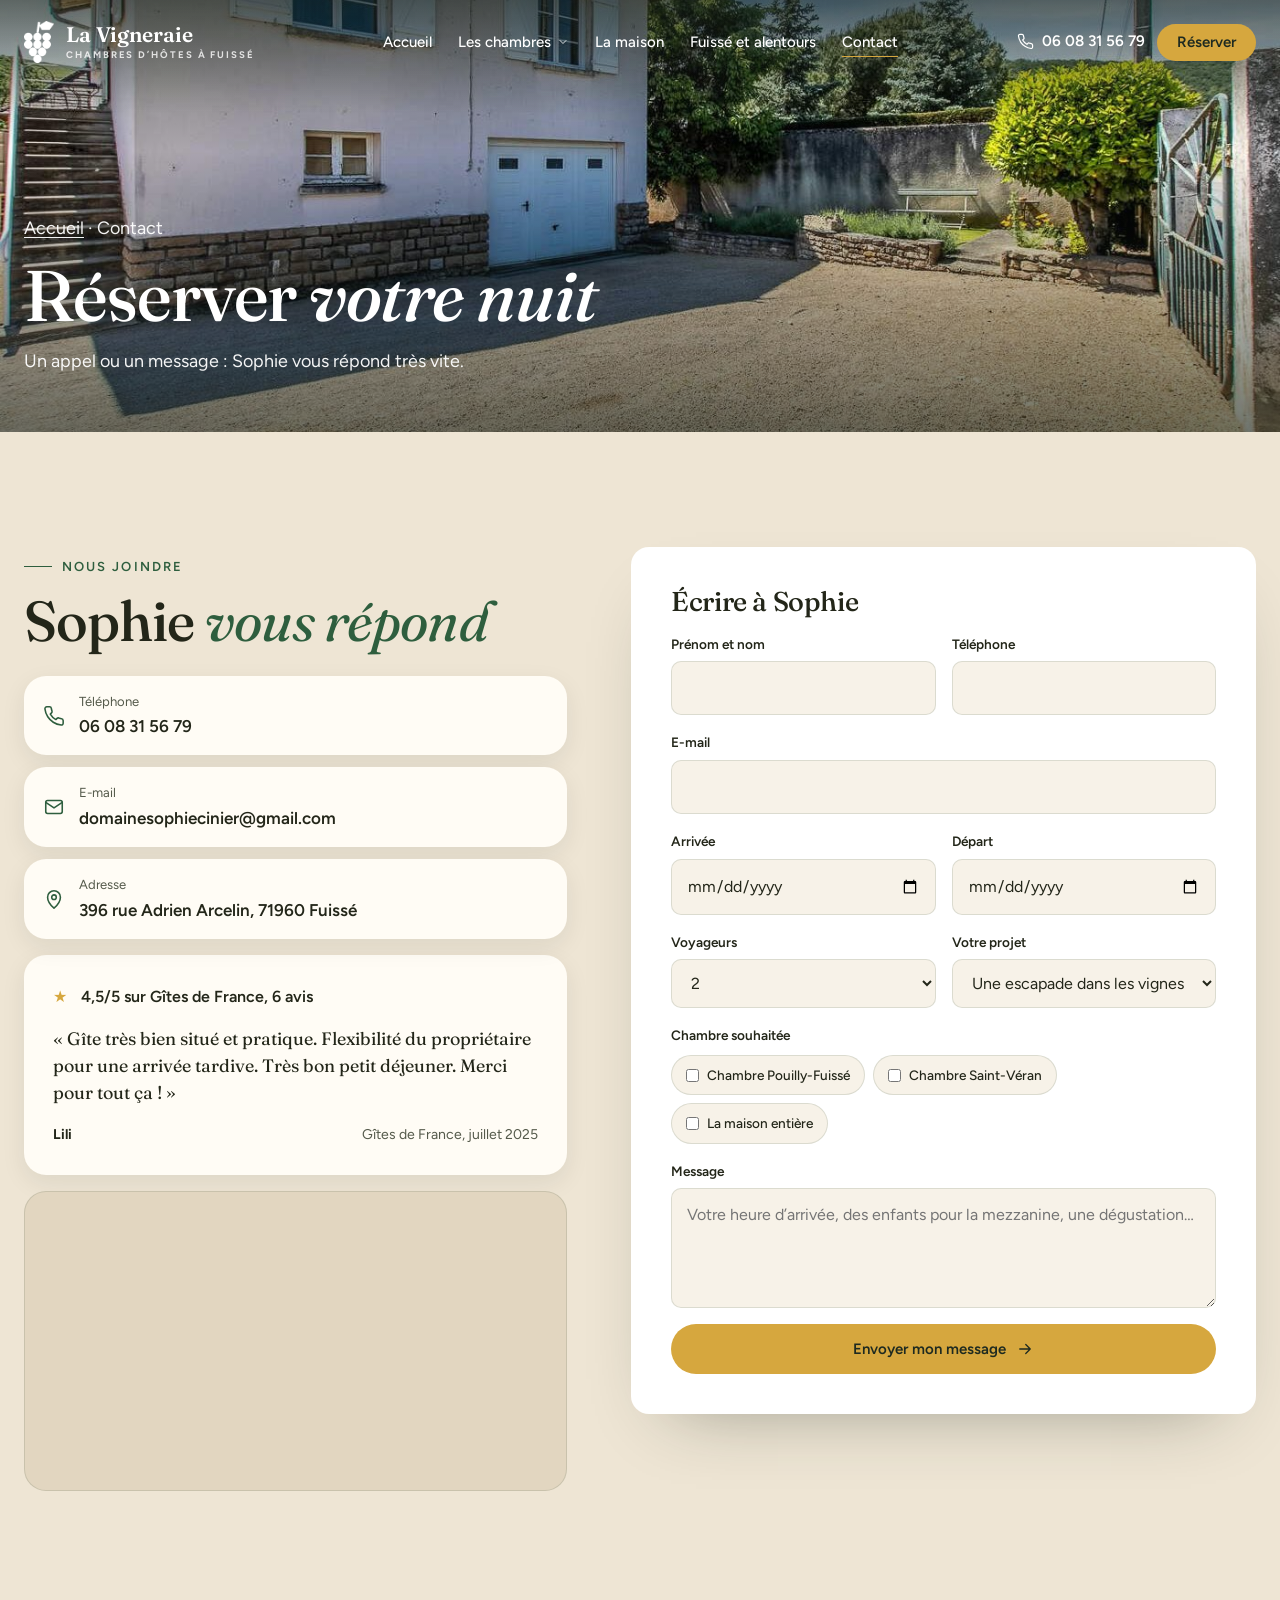
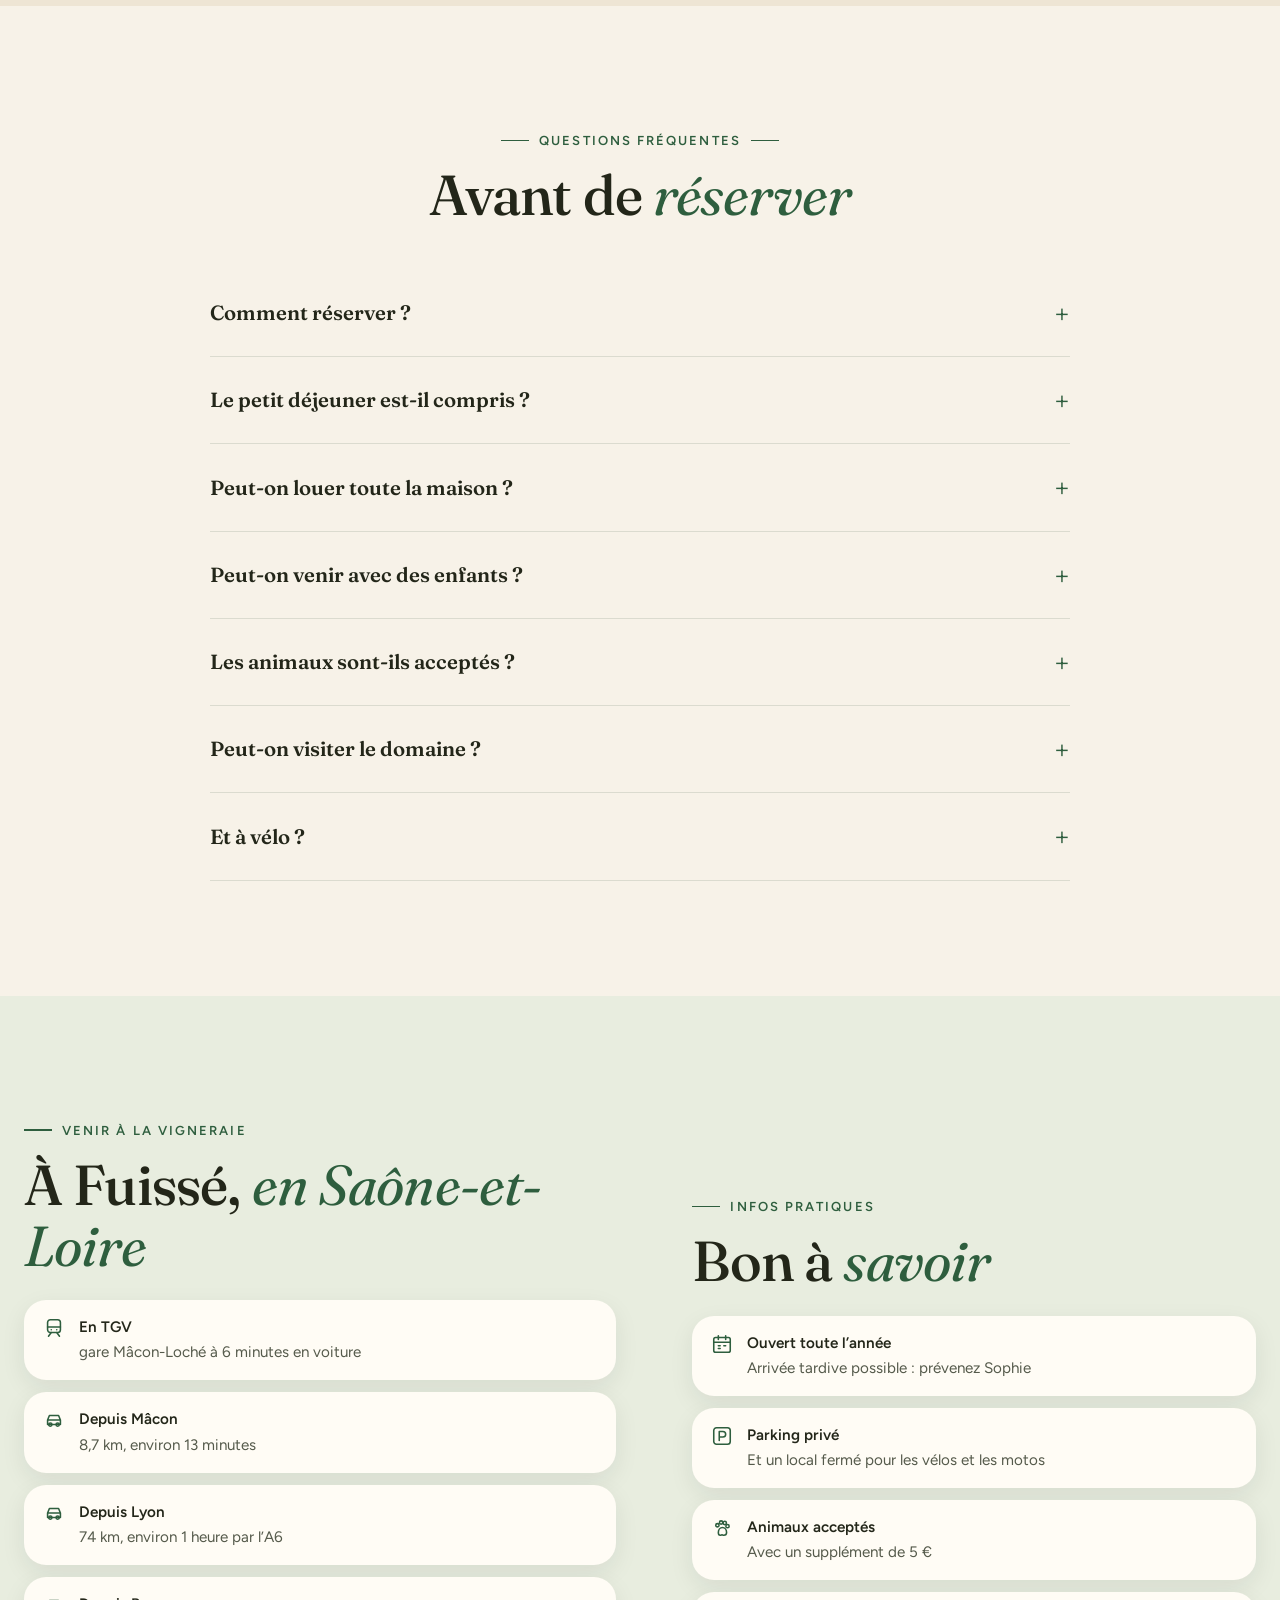
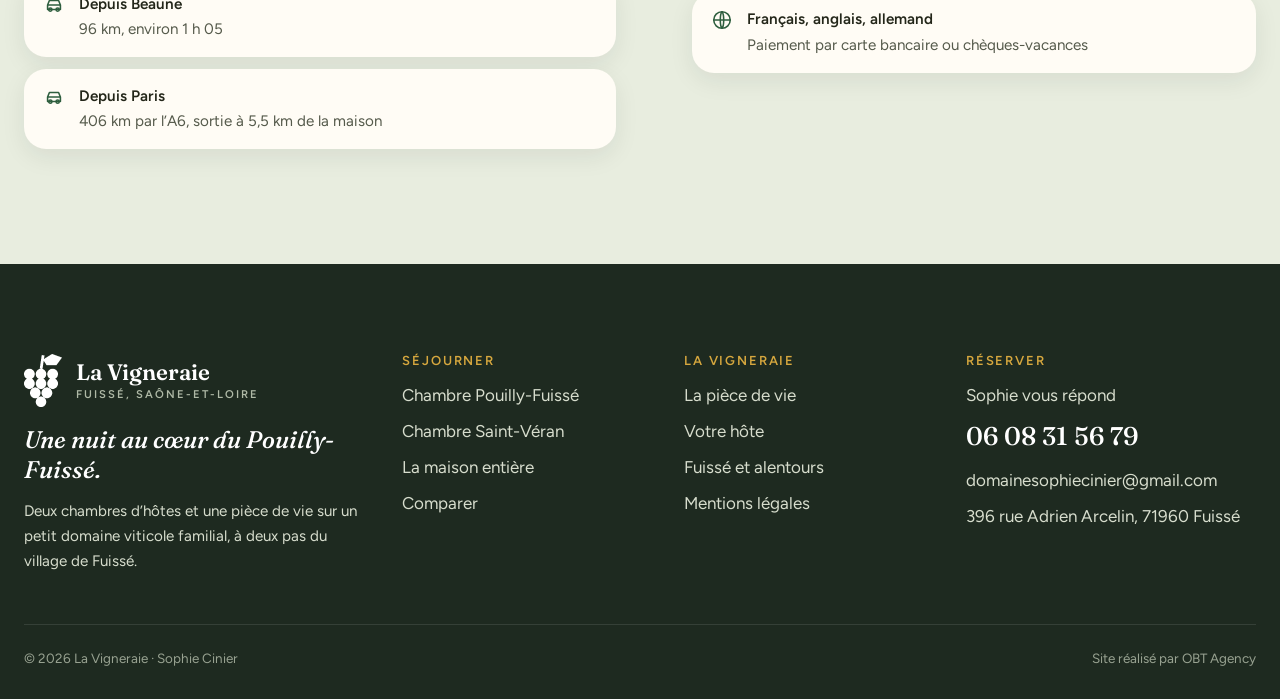
<file: contact.html>
<!doctype html>
<html lang="fr">
<head>
<meta charset="utf-8">
<meta name="viewport" content="width=device-width, initial-scale=1">
<meta name="robots" content="noindex, nofollow">
<title>Contact et réservation · La Vigneraie, Fuissé</title>
<meta name="description" content="Réservez votre chambre à La Vigneraie : 06 08 31 56 79, 396 rue Adrien Arcelin à Fuissé (Saône-et-Loire).">
<link rel="icon" href="images/favicon.png">
<link rel="preconnect" href="https://fonts.googleapis.com">
<link rel="preconnect" href="https://fonts.gstatic.com" crossorigin>
<link href="https://fonts.googleapis.com/css2?family=Fraunces:ital,opsz,wght@0,9..144,400;0,9..144,500;0,9..144,600;1,9..144,400;1,9..144,500&family=Figtree:wght@400;500;600;700&display=swap" rel="stylesheet">
<link rel="stylesheet" href="css/style.css">
</head>
<body data-page="contact">
<header class="entete">
  <div class="conteneur barre">
    <a class="logo" href="index.html" aria-label="La Vigneraie, accueil"><span class="grappe"><img class="blanc" src="images/grappe-blanc.png" alt="" width="152" height="211"><img class="sombre" src="images/grappe-sombre.png" alt="" width="152" height="211"></span><span class="nom">La Vigneraie<small>Chambres d’hôtes à Fuissé</small></span></a>
    <ul class="menu">
      <li><a href="index.html">Accueil</a></li>
      <li><a class="ouvrir" href="chambres.html">Les chambres <svg viewBox="0 0 24 24" fill="none" stroke="currentColor" stroke-width="1.7" stroke-linecap="round" stroke-linejoin="round" aria-hidden="true"><path d="m6 9 6 6 6-6"/></svg></a>
        <div class="sous-menu"><a href="chambre-pouilly-fuisse.html"><img src="images/pouilly-fuisse/chambre.jpg" alt=""><span>Chambre Pouilly-Fuissé<small>2 personnes · 110 € la nuit</small></span></a><a href="chambre-saint-veran.html"><img src="images/saint-veran/chambre.jpg" alt=""><span>Chambre Saint-Véran<small>2 personnes · 98 € la nuit</small></span></a><a href="la-maison-entiere.html"><img src="images/vie/piece-escalier.jpg" alt=""><span>La maison entière<small>4 à 6 personnes · 230 € la nuit</small></span></a><a class="tous" href="chambres.html">Comparer</a></div></li>
      <li><a href="la-maison-entiere.html#piece-de-vie">La maison</a></li>
      <li><a href="fuisse-et-alentours.html">Fuissé et alentours</a></li>
      <li><a href="contact.html" class="actif">Contact</a></li>
    </ul>
    <div class="actions">
      <a class="tel-entete" href="tel:+33608315679"><svg viewBox="0 0 24 24" fill="none" stroke="currentColor" stroke-width="1.7" stroke-linecap="round" stroke-linejoin="round" aria-hidden="true"><path d="M22 16.9v3a2 2 0 0 1-2.2 2 19.8 19.8 0 0 1-8.6-3.1 19.5 19.5 0 0 1-6-6A19.8 19.8 0 0 1 2.1 4.2 2 2 0 0 1 4.1 2h3a2 2 0 0 1 2 1.7c.1 1 .4 1.9.7 2.8a2 2 0 0 1-.5 2.1L8 9.9a16 16 0 0 0 6 6l1.3-1.3a2 2 0 0 1 2.1-.4c.9.3 1.8.6 2.8.7a2 2 0 0 1 1.7 2z"/></svg><span>06 08 31 56 79</span></a>
      <a class="btn btn-plein" href="contact.html#reserver" data-obt-reserve>Réserver</a>
      <button class="burger" aria-label="Menu" aria-expanded="false"><span></span></button>
    </div>
  </div>
</header>
<main>
<section class="bandeau court">
  <img src="images/maison/facade.jpg" alt="La Vigneraie et sa cour">
  <div class="conteneur">
    <p class="fil"><a href="index.html">Accueil</a> · Contact</p>
    <h1>Réserver <em>votre nuit</em></h1>
    <p>Un appel ou un message : Sophie vous répond très vite.</p>
  </div>
</section>
<section class="section creme">
  <div class="conteneur contact-grille">
    <div data-reveal>
      <span class="surtitre">Nous joindre</span>
      <h2>Sophie <em class="it">vous répond</em></h2>
      <div class="coordonnees">
  <a href="tel:+33608315679"><svg viewBox="0 0 24 24" fill="none" stroke="currentColor" stroke-width="1.7" stroke-linecap="round" stroke-linejoin="round" aria-hidden="true"><path d="M22 16.9v3a2 2 0 0 1-2.2 2 19.8 19.8 0 0 1-8.6-3.1 19.5 19.5 0 0 1-6-6A19.8 19.8 0 0 1 2.1 4.2 2 2 0 0 1 4.1 2h3a2 2 0 0 1 2 1.7c.1 1 .4 1.9.7 2.8a2 2 0 0 1-.5 2.1L8 9.9a16 16 0 0 0 6 6l1.3-1.3a2 2 0 0 1 2.1-.4c.9.3 1.8.6 2.8.7a2 2 0 0 1 1.7 2z"/></svg><span><small>Téléphone</small><strong>06 08 31 56 79</strong></span></a>
  <a href="mailto:domainesophiecinier@gmail.com"><svg viewBox="0 0 24 24" fill="none" stroke="currentColor" stroke-width="1.7" stroke-linecap="round" stroke-linejoin="round" aria-hidden="true"><rect x="3" y="5" width="18" height="14" rx="2"/><path d="m3 7 9 6 9-6"/></svg><span><small>E-mail</small><strong>domainesophiecinier@gmail.com</strong></span></a>
  <a href="https://www.google.com/maps/search/?api=1&query=La+Vigneraie+396+rue+Adrien+Arcelin+71960+Fuiss%C3%A9" target="_blank" rel="noopener"><svg viewBox="0 0 24 24" fill="none" stroke="currentColor" stroke-width="1.7" stroke-linecap="round" stroke-linejoin="round" aria-hidden="true"><path d="M12 22s7-6.1 7-12a7 7 0 0 0-14 0c0 5.9 7 12 7 12z"/><circle cx="12" cy="10" r="2.5"/></svg><span><small>Adresse</small><strong>396 rue Adrien Arcelin, 71960 Fuissé</strong></span></a>
</div>
      <figure class="avis avis-seul"><div class="etoiles">★ <span>4,5/5 sur Gîtes de France, 6 avis</span></div><blockquote>« Gîte très bien situé et pratique. Flexibilité du propriétaire pour une arrivée tardive. Très bon petit déjeuner. Merci pour tout ça ! »</blockquote><footer><strong>Lili</strong><span>Gîtes de France, juillet 2025</span></footer></figure>
      <div class="carte-maps"><iframe src="https://maps.google.com/maps?q=46.282285,4.747936&z=12&output=embed" title="La Vigneraie sur Google Maps" loading="lazy" referrerpolicy="no-referrer-when-downgrade"></iframe></div>
    </div>
    <div data-reveal><form class="formulaire" id="reserver" novalidate>
  <h3>Écrire à Sophie</h3>
  <label>Prénom et nom<input type="text" name="nom" autocomplete="name" required></label>
  <label>Téléphone<input type="tel" name="tel" autocomplete="tel"></label>
  <label class="plein-l">E-mail<input type="email" name="email" autocomplete="email" required></label>
  <label>Arrivée<input type="date" name="arrivee"></label>
  <label>Départ<input type="date" name="depart"></label>
  <label>Voyageurs<select name="voyageurs"><option>1</option><option selected>2</option><option>3</option><option>4</option><option>5</option><option>6</option></select></label>
  <label>Votre projet<select name="projet"><option>Une escapade dans les vignes</option><option>Un séjour en famille</option><option>Une étape à vélo</option><option>Un déplacement professionnel</option><option>Autre</option></select></label>
  <div class="plein-l"><span class="etiquette-champ">Chambre souhaitée</span><div class="choix-gites"><label><input type="checkbox" name="hebergement" value="Chambre Pouilly-Fuissé"> Chambre Pouilly-Fuissé</label><label><input type="checkbox" name="hebergement" value="Chambre Saint-Véran"> Chambre Saint-Véran</label><label><input type="checkbox" name="hebergement" value="La maison entière"> La maison entière</label></div></div>
  <label class="plein-l">Message<textarea name="message" placeholder="Votre heure d’arrivée, des enfants pour la mezzanine, une dégustation…"></textarea></label>
  <button class="btn btn-plein envoyer" type="submit">Envoyer mon message <svg viewBox="0 0 24 24" fill="none" stroke="currentColor" stroke-width="1.7" stroke-linecap="round" stroke-linejoin="round" aria-hidden="true"><path d="M5 12h14M13 6l6 6-6 6"/></svg></button>
  <p class="merci">Merci ! Sophie vous répond très vite.</p>
</form></div>
  </div>
</section>
<section class="section" id="questions">
  <div class="conteneur">
    <div class="entete-section centre"><div><span class="surtitre">Questions fréquentes</span><h2>Avant de <em class="it">réserver</em></h2></div></div>
    <div class="faq"><details><summary>Comment réserver ?</summary><p>En ligne, avec le bouton « Réserver » : vous choisissez vos dates sur le planning, une chambre ou la maison entière : le prix du séjour s’affiche aussitôt, taxe de séjour comprise. Vous pouvez aussi appeler Sophie au 06 08 31 56 79.</p></details><details><summary>Le petit déjeuner est-il compris ?</summary><p>Oui. Sophie vous apporte le matin un petit déjeuner copieux, que vous prenez à la table de la pièce de vie réservée aux hôtes. Pour un séjour à la semaine, il se règle à part : demandez à Sophie.</p></details><details><summary>Peut-on louer toute la maison ?</summary><p>Oui : la maison entière (les deux chambres, la mezzanine et la pièce de vie) se loue 230 € la nuit, de 4 à 6 personnes, petits déjeuners compris. Pour un séjour à la semaine ou les deux chambres sur plusieurs nuits, Sophie propose un tarif préférentiel : appelez-la.</p></details><details><summary>Peut-on venir avec des enfants ?</summary><p>Oui. Sous le toit, par un escalier en colimaçon, la mezzanine de 35 m² accueille deux enfants pour 20 € la nuit, petit déjeuner compris. Elle se loue avec une chambre : précisez-le à Sophie en réservant.</p></details><details><summary>Les animaux sont-ils acceptés ?</summary><p>Oui, votre animal de compagnie est le bienvenu, avec un supplément de 5 €.</p></details><details><summary>Peut-on visiter le domaine ?</summary><p>Sophie est vigneronne : la maison est sur le petit domaine familial qu’elle cultive en bio avec son mari. Une visite et une dégustation sont possibles sur demande, pendant votre séjour.</p></details><details><summary>Et à vélo ?</summary><p>Un local à vélos fermé vous attend, avec le parking privé. La Voie Verte de la Grande Boucle de Bourgogne du Sud passe à 3,5 km et la Voie Bleue, le long de la Saône, à 9 km.</p></details></div>
  </div>
</section>
<section class="section sauge">
  <div class="conteneur duo">
    <div class="duo-texte" data-reveal>
      <span class="surtitre">Venir à La Vigneraie</span>
      <h2>À Fuissé, <em class="it">en Saône-et-Loire</em></h2>
      <ul class="acces"><li><svg viewBox="0 0 24 24" fill="none" stroke="currentColor" stroke-width="1.7" stroke-linecap="round" stroke-linejoin="round" aria-hidden="true"><rect x="5" y="3" width="14" height="14" rx="3"/><path d="M5 11h14M9 17l-3 4M15 17l3 4M9 14h.01M15 14h.01"/></svg><span><strong>En TGV</strong>gare Mâcon-Loché à 6 minutes en voiture</span></li><li><svg viewBox="0 0 24 24" fill="none" stroke="currentColor" stroke-width="1.7" stroke-linecap="round" stroke-linejoin="round" aria-hidden="true"><path d="M5 17h14v-5l-2-5H7l-2 5zM5 12h14"/><circle cx="8" cy="17" r="1.8"/><circle cx="16" cy="17" r="1.8"/></svg><span><strong>Depuis Mâcon</strong>8,7 km, environ 13 minutes</span></li><li><svg viewBox="0 0 24 24" fill="none" stroke="currentColor" stroke-width="1.7" stroke-linecap="round" stroke-linejoin="round" aria-hidden="true"><path d="M5 17h14v-5l-2-5H7l-2 5zM5 12h14"/><circle cx="8" cy="17" r="1.8"/><circle cx="16" cy="17" r="1.8"/></svg><span><strong>Depuis Lyon</strong>74 km, environ 1 heure par l’A6</span></li><li><svg viewBox="0 0 24 24" fill="none" stroke="currentColor" stroke-width="1.7" stroke-linecap="round" stroke-linejoin="round" aria-hidden="true"><path d="M5 17h14v-5l-2-5H7l-2 5zM5 12h14"/><circle cx="8" cy="17" r="1.8"/><circle cx="16" cy="17" r="1.8"/></svg><span><strong>Depuis Beaune</strong>96 km, environ 1 h 05</span></li><li><svg viewBox="0 0 24 24" fill="none" stroke="currentColor" stroke-width="1.7" stroke-linecap="round" stroke-linejoin="round" aria-hidden="true"><path d="M5 17h14v-5l-2-5H7l-2 5zM5 12h14"/><circle cx="8" cy="17" r="1.8"/><circle cx="16" cy="17" r="1.8"/></svg><span><strong>Depuis Paris</strong>406 km par l’A6, sortie à 5,5 km de la maison</span></li></ul>
    </div>
    <div class="duo-texte" data-reveal>
      <span class="surtitre">Infos pratiques</span>
      <h2>Bon à <em class="it">savoir</em></h2>
      <ul class="acces infos">
        <li><svg viewBox="0 0 24 24" fill="none" stroke="currentColor" stroke-width="1.7" stroke-linecap="round" stroke-linejoin="round" aria-hidden="true"><rect x="3" y="5" width="18" height="16" rx="2"/><path d="M3 10h18M8 3v4M16 3v4M8 14h2M14 14h2M8 17h2"/></svg><span><strong>Ouvert toute l’année</strong>Arrivée tardive possible : prévenez Sophie</span></li>
        <li><svg viewBox="0 0 24 24" fill="none" stroke="currentColor" stroke-width="1.7" stroke-linecap="round" stroke-linejoin="round" aria-hidden="true"><rect x="3" y="3" width="18" height="18" rx="3"/><path d="M9 17V7h4a3 3 0 0 1 0 6H9"/></svg><span><strong>Parking privé</strong>Et un local fermé pour les vélos et les motos</span></li>
        <li><svg viewBox="0 0 24 24" fill="none" stroke="currentColor" stroke-width="1.7" stroke-linecap="round" stroke-linejoin="round" aria-hidden="true"><circle cx="7" cy="9" r="1.8"/><circle cx="11" cy="6" r="1.8"/><circle cx="15" cy="6.5" r="1.8"/><circle cx="18" cy="10" r="1.8"/><path d="M8 17c0-3 2-5.5 4.5-5.5S17 14 17 17c0 2-1.5 3-3 3-1 0-1.5-.6-2-.6s-1 .6-2 .6c-1.5 0-2-1-2-3z"/></svg><span><strong>Animaux acceptés</strong>Avec un supplément de 5 €</span></li>
        <li><svg viewBox="0 0 24 24" fill="none" stroke="currentColor" stroke-width="1.7" stroke-linecap="round" stroke-linejoin="round" aria-hidden="true"><circle cx="12" cy="12" r="9"/><path d="M3 12h18M12 3c2.5 2.8 2.5 15.2 0 18M12 3c-2.5 2.8-2.5 15.2 0 18"/></svg><span><strong>Français, anglais, allemand</strong>Paiement par carte bancaire ou chèques-vacances</span></li>
      </ul>
    </div>
  </div>
</section>
</main>
<footer class="pied">
  <div class="conteneur">
    <div class="grille">
      <div>
        <a class="logo-pied" href="index.html"><img src="images/grappe-blanc.png" alt="" width="152" height="211"><span>La Vigneraie<small>Fuissé, Saône-et-Loire</small></span></a>
        <p class="accroche">Une nuit au cœur du Pouilly-Fuissé.</p>
        <p>Deux chambres d’hôtes et une pièce de vie sur un petit domaine viticole familial, à deux pas du village de Fuissé.</p>
      </div>
      <div><h4>Séjourner</h4><ul><li><a href="chambre-pouilly-fuisse.html">Chambre Pouilly-Fuissé</a></li><li><a href="chambre-saint-veran.html">Chambre Saint-Véran</a></li><li><a href="la-maison-entiere.html">La maison entière</a></li><li><a href="chambres.html">Comparer</a></li></ul></div>
      <div><h4>La Vigneraie</h4><ul><li><a href="la-maison-entiere.html#piece-de-vie">La pièce de vie</a></li><li><a href="index.html#hote">Votre hôte</a></li><li><a href="fuisse-et-alentours.html">Fuissé et alentours</a></li><li><a href="mentions-legales.html">Mentions légales</a></li></ul></div>
      <div><h4>Réserver</h4><ul><li>Sophie vous répond<a class="tel-pied" href="tel:+33608315679">06 08 31 56 79</a></li><li><a href="mailto:domainesophiecinier@gmail.com">domainesophiecinier@gmail.com</a></li><li>396 rue Adrien Arcelin, 71960 Fuissé</li></ul></div>
    </div>
    <div class="bas"><span>© 2026 La Vigneraie · Sophie Cinier</span><span>Site réalisé par OBT Agency</span></div>
  </div>
</footer>
<nav class="barre-mobile" aria-label="Contact rapide">
  <a class="appeler" href="tel:+33608315679"><svg viewBox="0 0 24 24" fill="none" stroke="currentColor" stroke-width="1.7" stroke-linecap="round" stroke-linejoin="round" aria-hidden="true"><path d="M22 16.9v3a2 2 0 0 1-2.2 2 19.8 19.8 0 0 1-8.6-3.1 19.5 19.5 0 0 1-6-6A19.8 19.8 0 0 1 2.1 4.2 2 2 0 0 1 4.1 2h3a2 2 0 0 1 2 1.7c.1 1 .4 1.9.7 2.8a2 2 0 0 1-.5 2.1L8 9.9a16 16 0 0 0 6 6l1.3-1.3a2 2 0 0 1 2.1-.4c.9.3 1.8.6 2.8.7a2 2 0 0 1 1.7 2z"/></svg> Appeler</a>
  <a href="contact.html#reserver" data-obt-reserve><svg viewBox="0 0 24 24" fill="none" stroke="currentColor" stroke-width="1.7" stroke-linecap="round" stroke-linejoin="round" aria-hidden="true"><rect x="3" y="5" width="18" height="16" rx="2"/><path d="M3 10h18M8 3v4M16 3v4M8 14h2M14 14h2M8 17h2"/></svg> Réserver</a>
</nav>
<script src="js/site.js"></script>
<div data-obt-booking data-obt-key="demo-la-vigneraie" data-obt-api="https://demo-la-vigneraie.obt.invalid" data-obt-form-key="demo" data-obt-form-endpoint="https://demo-la-vigneraie.obt.invalid/envoi" data-obt-subject="Demande de réservation à La Vigneraie"></div>
<script src="js/obt-demo.js"></script>
<script src="https://obt-gestion.com/blocks/obt-booking.js" defer></script>
</body>
</html>
</file>
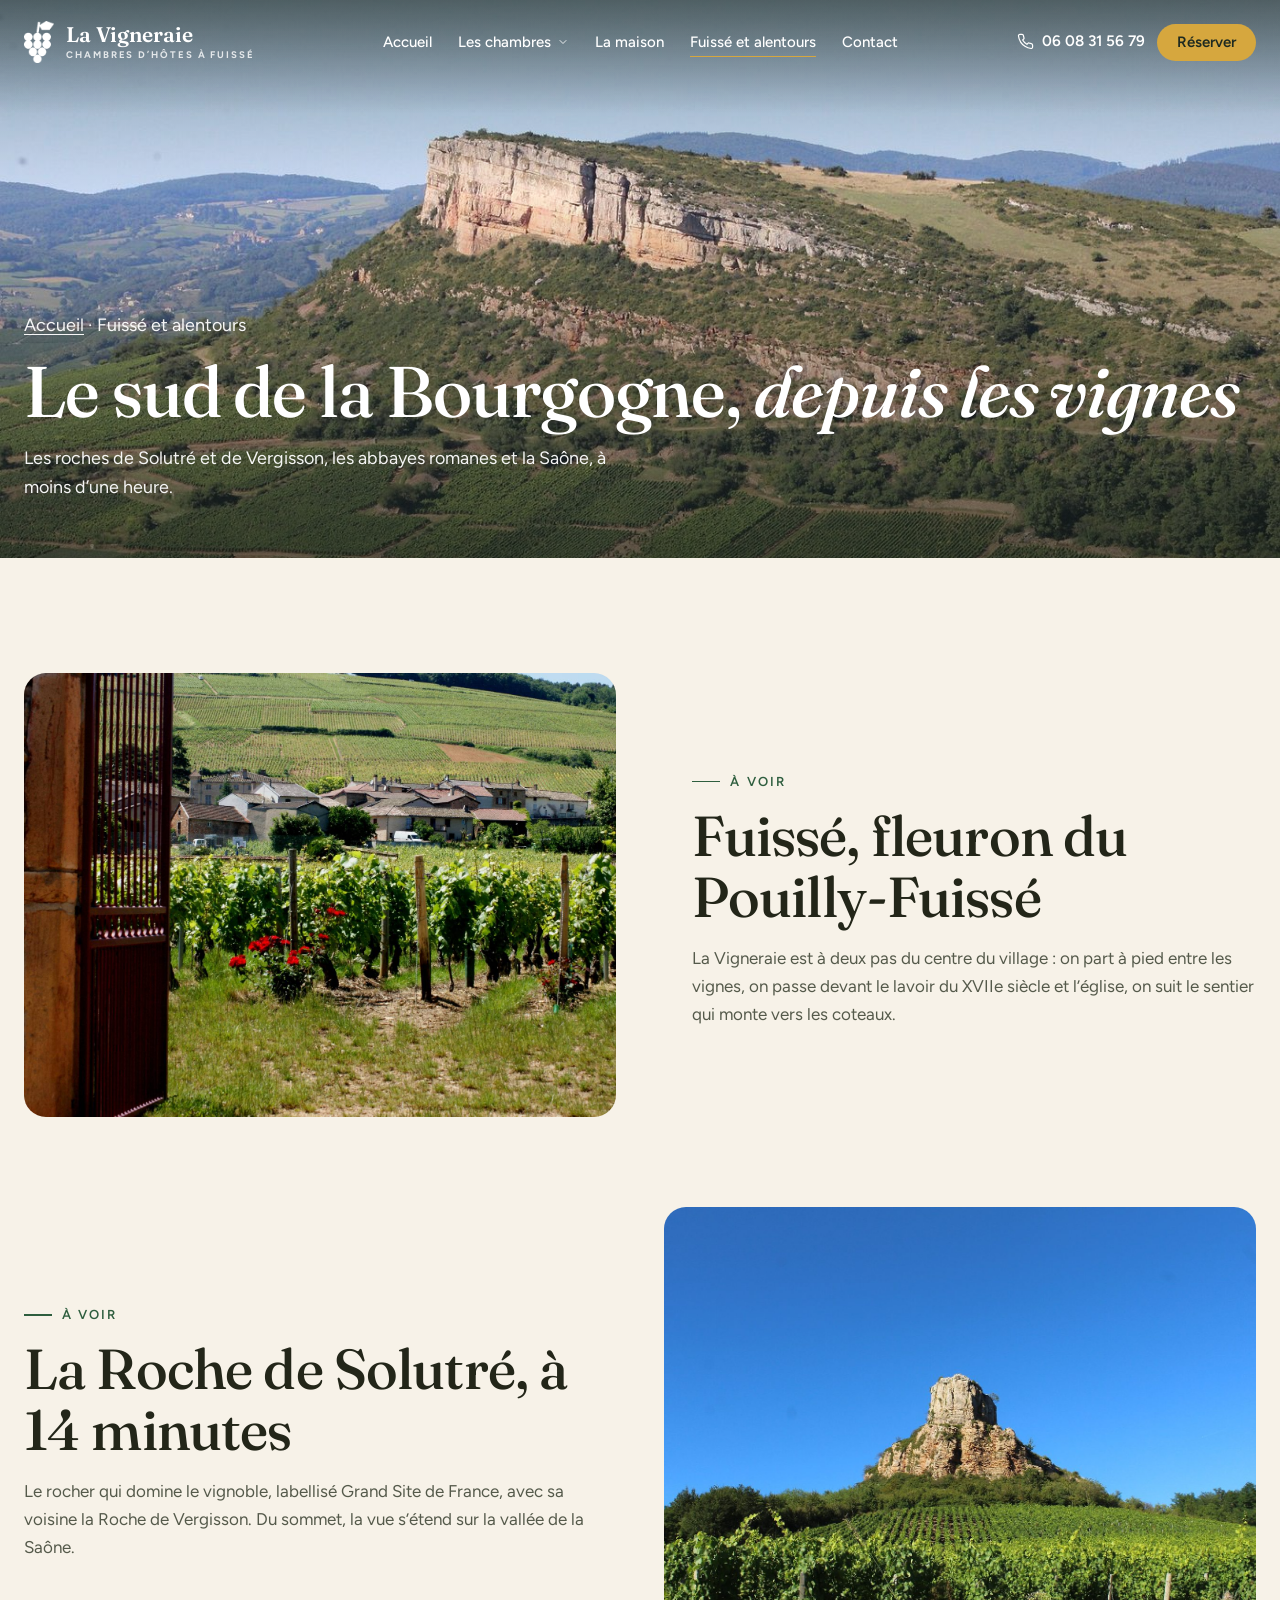
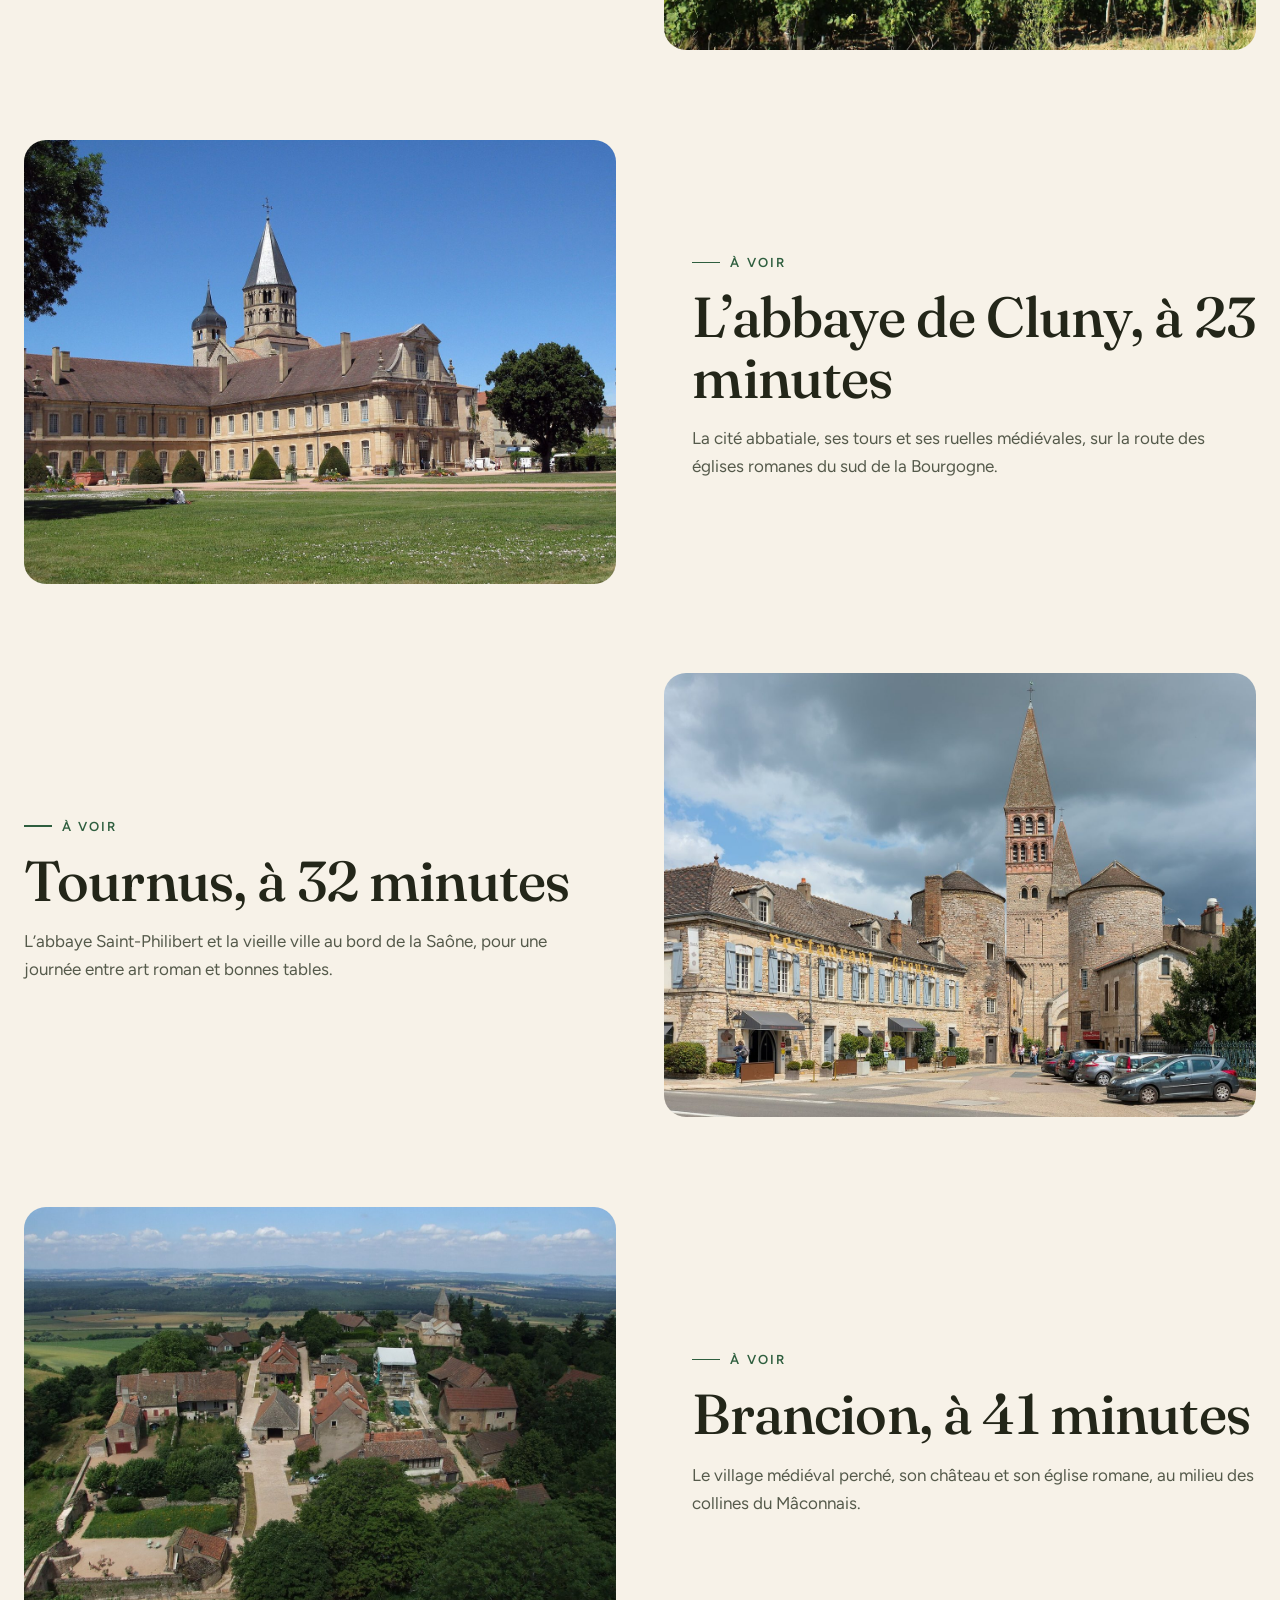
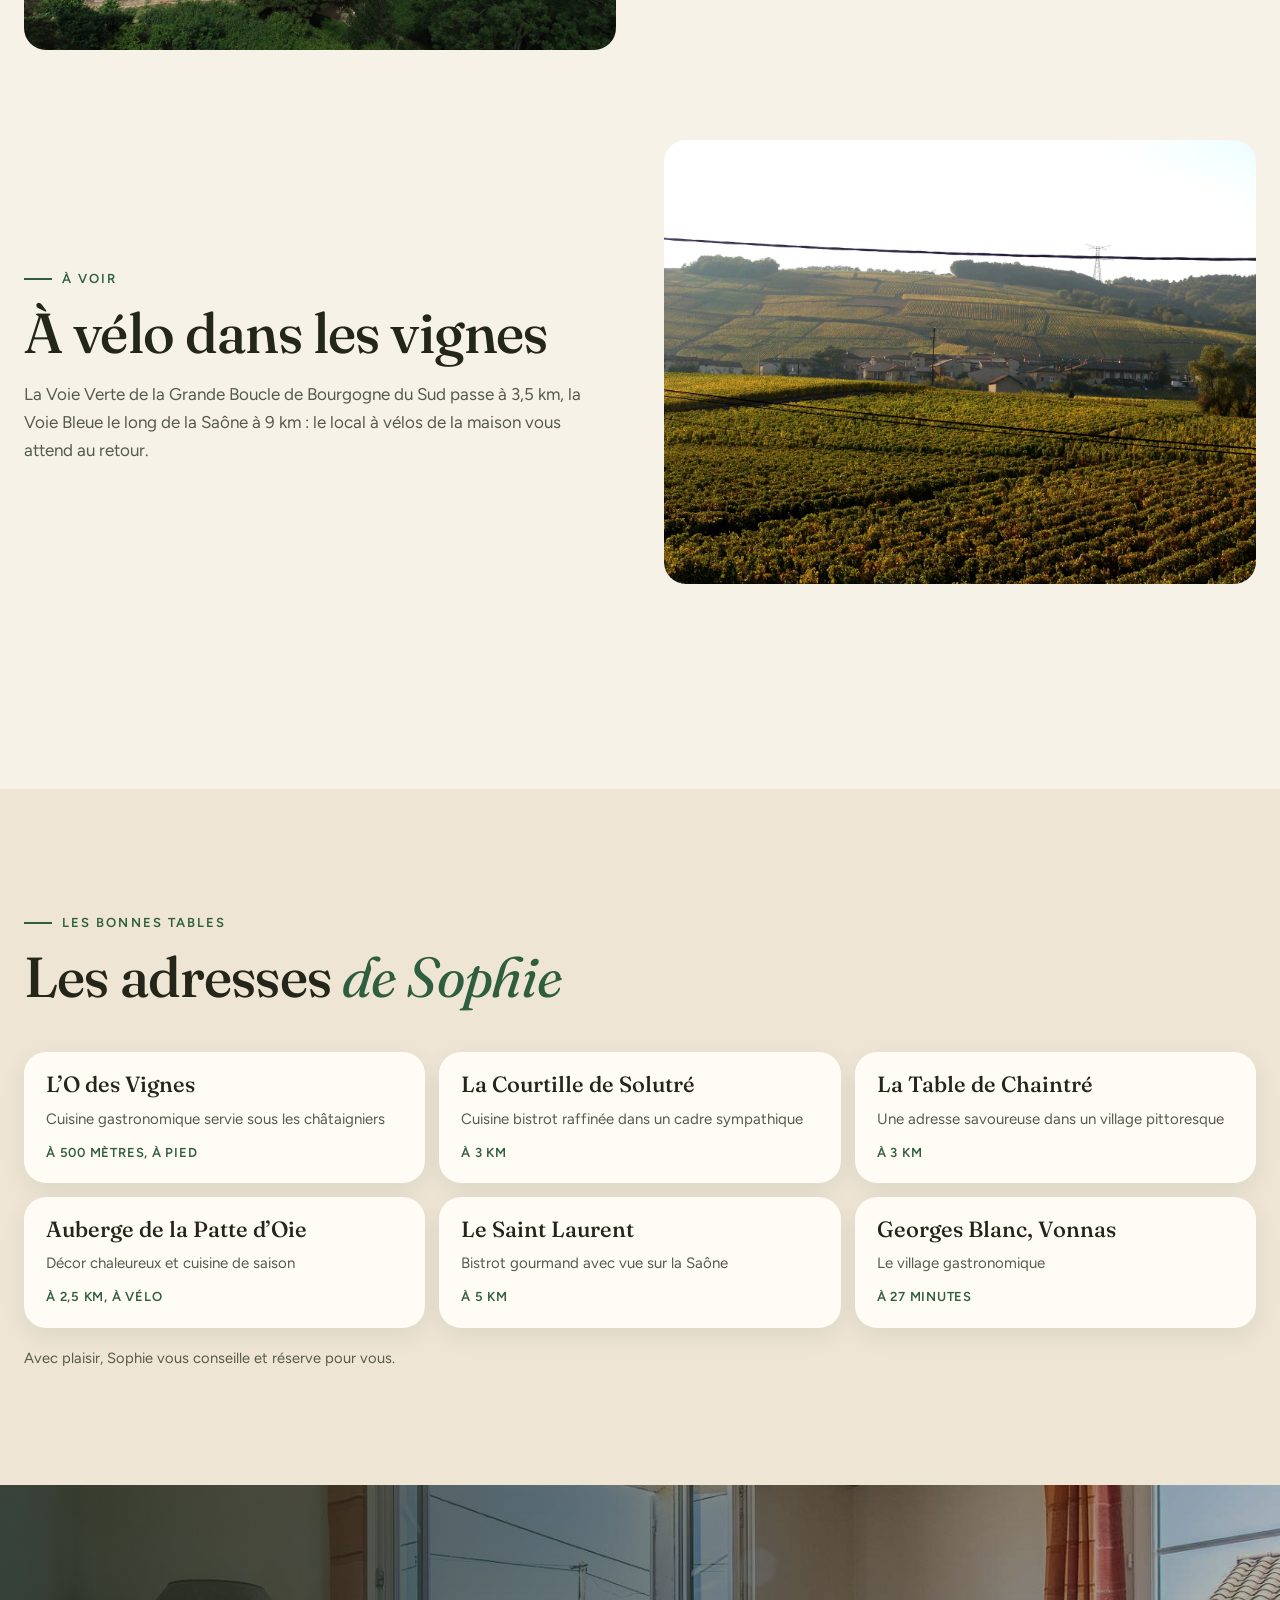
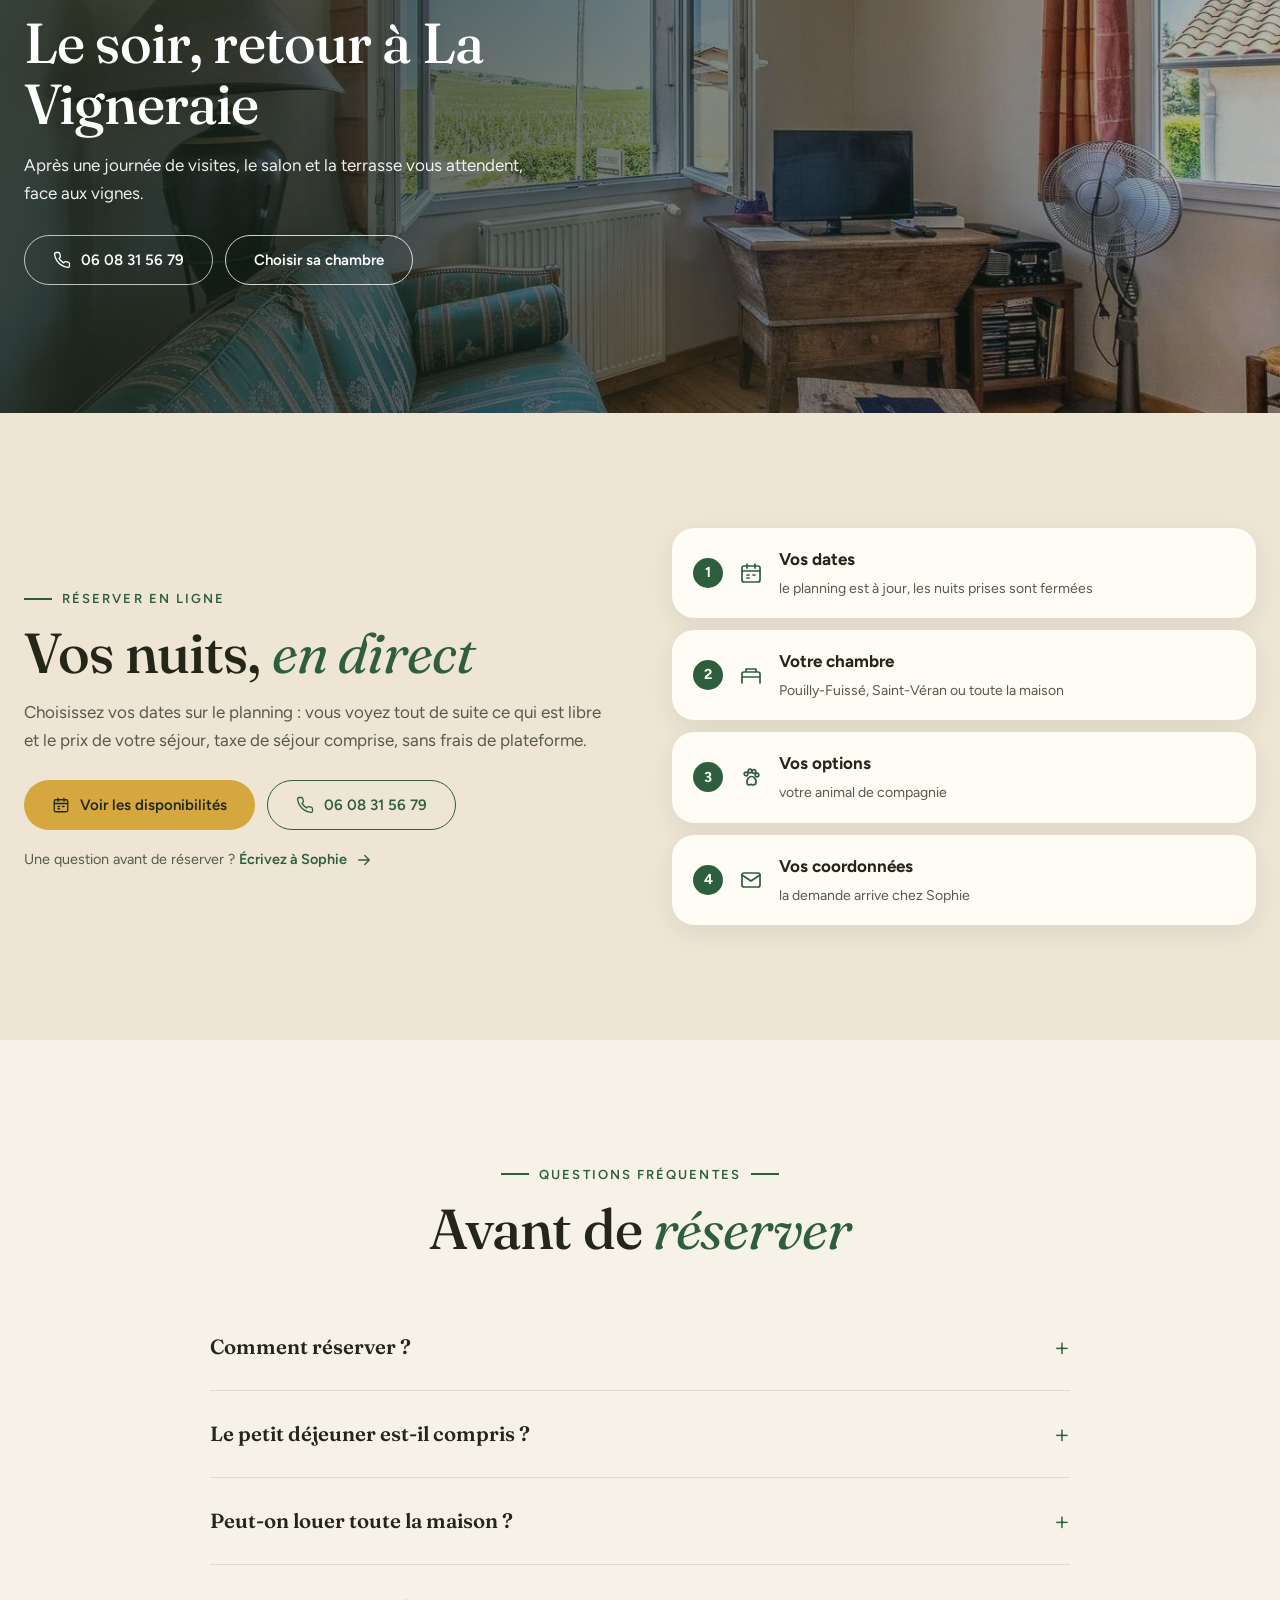
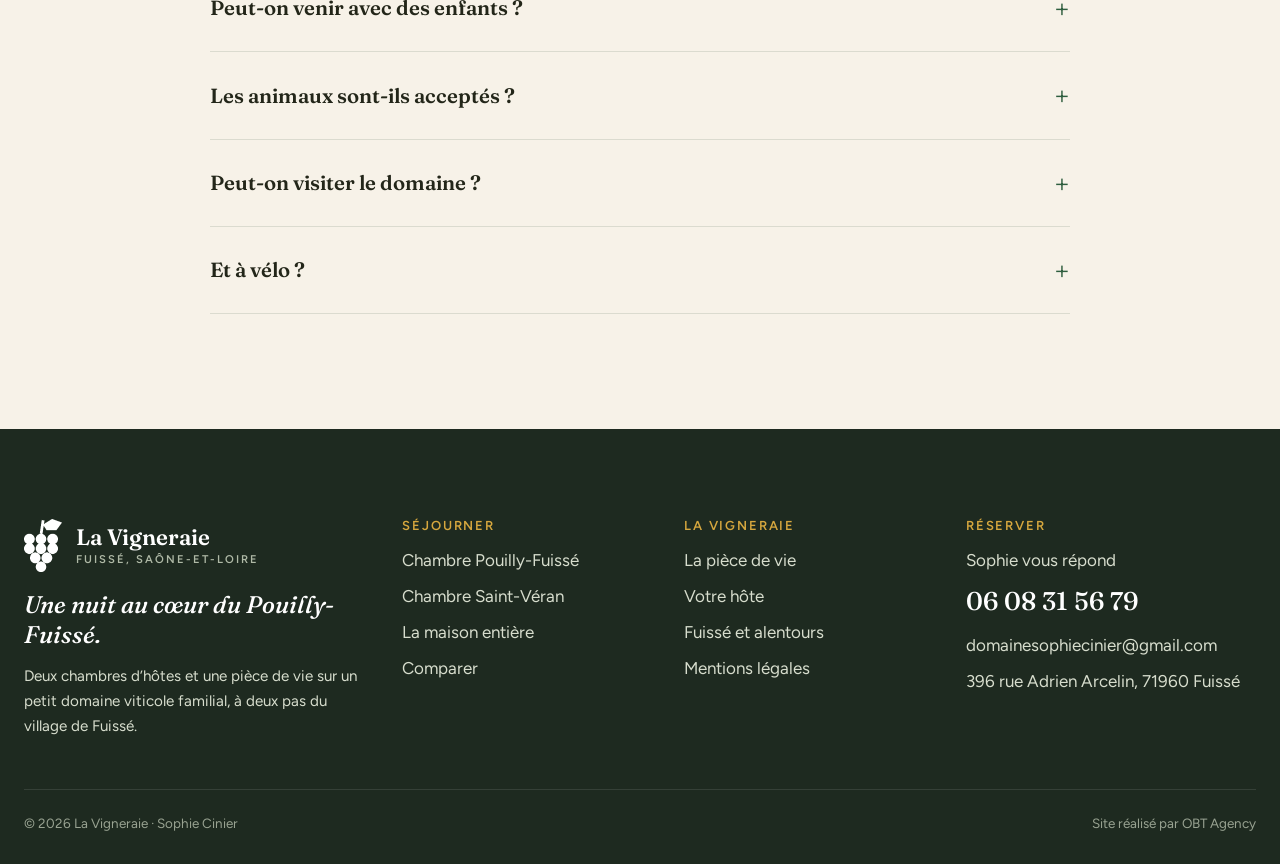
<file: fuisse-et-alentours.html>
<!doctype html>
<html lang="fr">
<head>
<meta charset="utf-8">
<meta name="viewport" content="width=device-width, initial-scale=1">
<meta name="robots" content="noindex, nofollow">
<title>Fuissé et alentours · La Vigneraie</title>
<meta name="description" content="Autour de La Vigneraie : le village de Fuissé, la Roche de Solutré, Cluny, Tournus, Brancion, les voies vertes et les bonnes tables du Mâconnais.">
<link rel="icon" href="images/favicon.png">
<link rel="preconnect" href="https://fonts.googleapis.com">
<link rel="preconnect" href="https://fonts.gstatic.com" crossorigin>
<link href="https://fonts.googleapis.com/css2?family=Fraunces:ital,opsz,wght@0,9..144,400;0,9..144,500;0,9..144,600;1,9..144,400;1,9..144,500&family=Figtree:wght@400;500;600;700&display=swap" rel="stylesheet">
<link rel="stylesheet" href="css/style.css">
</head>
<body data-page="region">
<header class="entete">
  <div class="conteneur barre">
    <a class="logo" href="index.html" aria-label="La Vigneraie, accueil"><span class="grappe"><img class="blanc" src="images/grappe-blanc.png" alt="" width="152" height="211"><img class="sombre" src="images/grappe-sombre.png" alt="" width="152" height="211"></span><span class="nom">La Vigneraie<small>Chambres d’hôtes à Fuissé</small></span></a>
    <ul class="menu">
      <li><a href="index.html">Accueil</a></li>
      <li><a class="ouvrir" href="chambres.html">Les chambres <svg viewBox="0 0 24 24" fill="none" stroke="currentColor" stroke-width="1.7" stroke-linecap="round" stroke-linejoin="round" aria-hidden="true"><path d="m6 9 6 6 6-6"/></svg></a>
        <div class="sous-menu"><a href="chambre-pouilly-fuisse.html"><img src="images/pouilly-fuisse/chambre.jpg" alt=""><span>Chambre Pouilly-Fuissé<small>2 personnes · 110 € la nuit</small></span></a><a href="chambre-saint-veran.html"><img src="images/saint-veran/chambre.jpg" alt=""><span>Chambre Saint-Véran<small>2 personnes · 98 € la nuit</small></span></a><a href="la-maison-entiere.html"><img src="images/vie/piece-escalier.jpg" alt=""><span>La maison entière<small>4 à 6 personnes · 230 € la nuit</small></span></a><a class="tous" href="chambres.html">Comparer</a></div></li>
      <li><a href="la-maison-entiere.html#piece-de-vie">La maison</a></li>
      <li><a href="fuisse-et-alentours.html" class="actif">Fuissé et alentours</a></li>
      <li><a href="contact.html">Contact</a></li>
    </ul>
    <div class="actions">
      <a class="tel-entete" href="tel:+33608315679"><svg viewBox="0 0 24 24" fill="none" stroke="currentColor" stroke-width="1.7" stroke-linecap="round" stroke-linejoin="round" aria-hidden="true"><path d="M22 16.9v3a2 2 0 0 1-2.2 2 19.8 19.8 0 0 1-8.6-3.1 19.5 19.5 0 0 1-6-6A19.8 19.8 0 0 1 2.1 4.2 2 2 0 0 1 4.1 2h3a2 2 0 0 1 2 1.7c.1 1 .4 1.9.7 2.8a2 2 0 0 1-.5 2.1L8 9.9a16 16 0 0 0 6 6l1.3-1.3a2 2 0 0 1 2.1-.4c.9.3 1.8.6 2.8.7a2 2 0 0 1 1.7 2z"/></svg><span>06 08 31 56 79</span></a>
      <a class="btn btn-plein" href="contact.html#reserver" data-obt-reserve>Réserver</a>
      <button class="burger" aria-label="Menu" aria-expanded="false"><span></span></button>
    </div>
  </div>
</header>
<main>
<section class="bandeau">
  <img src="images/region/vergisson.jpg" alt="La Roche de Vergisson au-dessus des vignes">
  <div class="conteneur">
    <p class="fil"><a href="index.html">Accueil</a> · Fuissé et alentours</p>
    <h1>Le sud de la Bourgogne, <em>depuis les vignes</em></h1>
    <p>Les roches de Solutré et de Vergisson, les abbayes romanes et la Saône, à moins d’une heure.</p>
  </div>
</section>
<section class="section">
  <div class="conteneur">
    <div class="duo bloc-region">
  <div data-reveal><img class="photo-region" src="images/vignes/portail.jpg" alt="Fuissé, fleuron du Pouilly-Fuissé" loading="lazy" decoding="async"></div>
  <div class="duo-texte" data-reveal><span class="surtitre">À voir</span><h2>Fuissé, fleuron du Pouilly-Fuissé</h2><p>La Vigneraie est à deux pas du centre du village : on part à pied entre les vignes, on passe devant le lavoir du XVIIe siècle et l’église, on suit le sentier qui monte vers les coteaux.</p></div>
</div><div class="duo inverse bloc-region">
  <div data-reveal><img class="photo-region" src="images/region/solutre.jpg" alt="La Roche de Solutré, à 14 minutes" loading="lazy" decoding="async"></div>
  <div class="duo-texte" data-reveal><span class="surtitre">À voir</span><h2>La Roche de Solutré, à 14 minutes</h2><p>Le rocher qui domine le vignoble, labellisé Grand Site de France, avec sa voisine la Roche de Vergisson. Du sommet, la vue s’étend sur la vallée de la Saône.</p></div>
</div><div class="duo bloc-region">
  <div data-reveal><img class="photo-region" src="images/region/cluny.jpg" alt="L’abbaye de Cluny, à 23 minutes" loading="lazy" decoding="async"></div>
  <div class="duo-texte" data-reveal><span class="surtitre">À voir</span><h2>L’abbaye de Cluny, à 23 minutes</h2><p>La cité abbatiale, ses tours et ses ruelles médiévales, sur la route des églises romanes du sud de la Bourgogne.</p></div>
</div><div class="duo inverse bloc-region">
  <div data-reveal><img class="photo-region" src="images/region/tournus.jpg" alt="Tournus, à 32 minutes" loading="lazy" decoding="async"></div>
  <div class="duo-texte" data-reveal><span class="surtitre">À voir</span><h2>Tournus, à 32 minutes</h2><p>L’abbaye Saint-Philibert et la vieille ville au bord de la Saône, pour une journée entre art roman et bonnes tables.</p></div>
</div><div class="duo bloc-region">
  <div data-reveal><img class="photo-region" src="images/region/brancion.jpg" alt="Brancion, à 41 minutes" loading="lazy" decoding="async"></div>
  <div class="duo-texte" data-reveal><span class="surtitre">À voir</span><h2>Brancion, à 41 minutes</h2><p>Le village médiéval perché, son château et son église romane, au milieu des collines du Mâconnais.</p></div>
</div><div class="duo inverse bloc-region">
  <div data-reveal><img class="photo-region" src="images/vignes/automne.jpg" alt="À vélo dans les vignes" loading="lazy" decoding="async"></div>
  <div class="duo-texte" data-reveal><span class="surtitre">À voir</span><h2>À vélo dans les vignes</h2><p>La Voie Verte de la Grande Boucle de Bourgogne du Sud passe à 3,5 km, la Voie Bleue le long de la Saône à 9 km : le local à vélos de la maison vous attend au retour.</p></div>
</div>
  </div>
</section>
<section class="section creme" id="restaurants">
  <div class="conteneur">
    <div class="entete-section"><div><span class="surtitre">Les bonnes tables</span><h2>Les adresses <em class="it">de Sophie</em></h2></div></div>
    <ul class="restos" data-reveal><li><strong>L’O des Vignes</strong><span>Cuisine gastronomique servie sous les châtaigniers</span><em>À 500 mètres, à pied</em></li><li><strong>La Courtille de Solutré</strong><span>Cuisine bistrot raffinée dans un cadre sympathique</span><em>À 3 km</em></li><li><strong>La Table de Chaintré</strong><span>Une adresse savoureuse dans un village pittoresque</span><em>À 3 km</em></li><li><strong>Auberge de la Patte d’Oie</strong><span>Décor chaleureux et cuisine de saison</span><em>À 2,5 km, à vélo</em></li><li><strong>Le Saint Laurent</strong><span>Bistrot gourmand avec vue sur la Saône</span><em>À 5 km</em></li><li><strong>Georges Blanc, Vonnas</strong><span>Le village gastronomique</span><em>À 27 minutes</em></li></ul>
    <p class="note-prix">Avec plaisir, Sophie vous conseille et réserve pour vous.</p>
  </div>
</section>
<section class="appel">
  <img src="images/vie/salon-vignes.jpg" alt="" loading="lazy" decoding="async">
  <div class="conteneur">
    <h2>Le soir, retour à La Vigneraie</h2>
    <p>Après une journée de visites, le salon et la terrasse vous attendent, face aux vignes.</p>
    <div class="boutons"><a class="btn btn-blanc" href="tel:+33608315679"><svg viewBox="0 0 24 24" fill="none" stroke="currentColor" stroke-width="1.7" stroke-linecap="round" stroke-linejoin="round" aria-hidden="true"><path d="M22 16.9v3a2 2 0 0 1-2.2 2 19.8 19.8 0 0 1-8.6-3.1 19.5 19.5 0 0 1-6-6A19.8 19.8 0 0 1 2.1 4.2 2 2 0 0 1 4.1 2h3a2 2 0 0 1 2 1.7c.1 1 .4 1.9.7 2.8a2 2 0 0 1-.5 2.1L8 9.9a16 16 0 0 0 6 6l1.3-1.3a2 2 0 0 1 2.1-.4c.9.3 1.8.6 2.8.7a2 2 0 0 1 1.7 2z"/></svg> 06 08 31 56 79</a><a class="btn btn-contour-blanc" href="chambres.html">Choisir sa chambre</a></div>
  </div>
</section>
<section class="section creme" id="reservation">
  <div class="conteneur bloc-resa">
    <div data-reveal>
      <span class="surtitre">Réserver en ligne</span>
      <h2>Vos nuits, <em class="it">en direct</em></h2>
      <p class="intro-contact">Choisissez vos dates sur le planning : vous voyez tout de suite ce qui est libre et le prix de votre séjour, taxe de séjour comprise, sans frais de plateforme.</p>
      <div class="boutons"><a class="btn btn-plein" href="contact.html#reserver" data-obt-reserve><svg viewBox="0 0 24 24" fill="none" stroke="currentColor" stroke-width="1.7" stroke-linecap="round" stroke-linejoin="round" aria-hidden="true"><rect x="3" y="5" width="18" height="16" rx="2"/><path d="M3 10h18M8 3v4M16 3v4M8 14h2M14 14h2M8 17h2"/></svg> Voir les disponibilités</a><a class="btn btn-contour" href="tel:+33608315679"><svg viewBox="0 0 24 24" fill="none" stroke="currentColor" stroke-width="1.7" stroke-linecap="round" stroke-linejoin="round" aria-hidden="true"><path d="M22 16.9v3a2 2 0 0 1-2.2 2 19.8 19.8 0 0 1-8.6-3.1 19.5 19.5 0 0 1-6-6A19.8 19.8 0 0 1 2.1 4.2 2 2 0 0 1 4.1 2h3a2 2 0 0 1 2 1.7c.1 1 .4 1.9.7 2.8a2 2 0 0 1-.5 2.1L8 9.9a16 16 0 0 0 6 6l1.3-1.3a2 2 0 0 1 2.1-.4c.9.3 1.8.6 2.8.7a2 2 0 0 1 1.7 2z"/></svg> 06 08 31 56 79</a></div>
      <p class="petit">Une question avant de réserver ? <a class="lien-fleche" href="contact.html">Écrivez à Sophie <svg viewBox="0 0 24 24" fill="none" stroke="currentColor" stroke-width="1.7" stroke-linecap="round" stroke-linejoin="round" aria-hidden="true"><path d="M5 12h14M13 6l6 6-6 6"/></svg></a></p>
    </div>
    <ol class="etapes-resa" data-reveal><li><span class="num">1</span><svg viewBox="0 0 24 24" fill="none" stroke="currentColor" stroke-width="1.7" stroke-linecap="round" stroke-linejoin="round" aria-hidden="true"><rect x="3" y="5" width="18" height="16" rx="2"/><path d="M3 10h18M8 3v4M16 3v4M8 14h2M14 14h2M8 17h2"/></svg><div><strong>Vos dates</strong><small>le planning est à jour, les nuits prises sont fermées</small></div></li><li><span class="num">2</span><svg viewBox="0 0 24 24" fill="none" stroke="currentColor" stroke-width="1.7" stroke-linecap="round" stroke-linejoin="round" aria-hidden="true"><path d="M3 18v-7a2 2 0 0 1 2-2h14a2 2 0 0 1 2 2v7M3 14h18M3 18v2M21 18v2M7 9V6h10v3"/></svg><div><strong>Votre chambre</strong><small>Pouilly-Fuissé, Saint-Véran ou toute la maison</small></div></li><li><span class="num">3</span><svg viewBox="0 0 24 24" fill="none" stroke="currentColor" stroke-width="1.7" stroke-linecap="round" stroke-linejoin="round" aria-hidden="true"><circle cx="7" cy="9" r="1.8"/><circle cx="11" cy="6" r="1.8"/><circle cx="15" cy="6.5" r="1.8"/><circle cx="18" cy="10" r="1.8"/><path d="M8 17c0-3 2-5.5 4.5-5.5S17 14 17 17c0 2-1.5 3-3 3-1 0-1.5-.6-2-.6s-1 .6-2 .6c-1.5 0-2-1-2-3z"/></svg><div><strong>Vos options</strong><small>votre animal de compagnie</small></div></li><li><span class="num">4</span><svg viewBox="0 0 24 24" fill="none" stroke="currentColor" stroke-width="1.7" stroke-linecap="round" stroke-linejoin="round" aria-hidden="true"><rect x="3" y="5" width="18" height="14" rx="2"/><path d="m3 7 9 6 9-6"/></svg><div><strong>Vos coordonnées</strong><small>la demande arrive chez Sophie</small></div></li></ol>
  </div>
</section>
<section class="section" id="questions">
  <div class="conteneur">
    <div class="entete-section centre"><div><span class="surtitre">Questions fréquentes</span><h2>Avant de <em class="it">réserver</em></h2></div></div>
    <div class="faq"><details><summary>Comment réserver ?</summary><p>En ligne, avec le bouton « Réserver » : vous choisissez vos dates sur le planning, une chambre ou la maison entière : le prix du séjour s’affiche aussitôt, taxe de séjour comprise. Vous pouvez aussi appeler Sophie au 06 08 31 56 79.</p></details><details><summary>Le petit déjeuner est-il compris ?</summary><p>Oui. Sophie vous apporte le matin un petit déjeuner copieux, que vous prenez à la table de la pièce de vie réservée aux hôtes. Pour un séjour à la semaine, il se règle à part : demandez à Sophie.</p></details><details><summary>Peut-on louer toute la maison ?</summary><p>Oui : la maison entière (les deux chambres, la mezzanine et la pièce de vie) se loue 230 € la nuit, de 4 à 6 personnes, petits déjeuners compris. Pour un séjour à la semaine ou les deux chambres sur plusieurs nuits, Sophie propose un tarif préférentiel : appelez-la.</p></details><details><summary>Peut-on venir avec des enfants ?</summary><p>Oui. Sous le toit, par un escalier en colimaçon, la mezzanine de 35 m² accueille deux enfants pour 20 € la nuit, petit déjeuner compris. Elle se loue avec une chambre : précisez-le à Sophie en réservant.</p></details><details><summary>Les animaux sont-ils acceptés ?</summary><p>Oui, votre animal de compagnie est le bienvenu, avec un supplément de 5 €.</p></details><details><summary>Peut-on visiter le domaine ?</summary><p>Sophie est vigneronne : la maison est sur le petit domaine familial qu’elle cultive en bio avec son mari. Une visite et une dégustation sont possibles sur demande, pendant votre séjour.</p></details><details><summary>Et à vélo ?</summary><p>Un local à vélos fermé vous attend, avec le parking privé. La Voie Verte de la Grande Boucle de Bourgogne du Sud passe à 3,5 km et la Voie Bleue, le long de la Saône, à 9 km.</p></details></div>
  </div>
</section>
</main>
<footer class="pied">
  <div class="conteneur">
    <div class="grille">
      <div>
        <a class="logo-pied" href="index.html"><img src="images/grappe-blanc.png" alt="" width="152" height="211"><span>La Vigneraie<small>Fuissé, Saône-et-Loire</small></span></a>
        <p class="accroche">Une nuit au cœur du Pouilly-Fuissé.</p>
        <p>Deux chambres d’hôtes et une pièce de vie sur un petit domaine viticole familial, à deux pas du village de Fuissé.</p>
      </div>
      <div><h4>Séjourner</h4><ul><li><a href="chambre-pouilly-fuisse.html">Chambre Pouilly-Fuissé</a></li><li><a href="chambre-saint-veran.html">Chambre Saint-Véran</a></li><li><a href="la-maison-entiere.html">La maison entière</a></li><li><a href="chambres.html">Comparer</a></li></ul></div>
      <div><h4>La Vigneraie</h4><ul><li><a href="la-maison-entiere.html#piece-de-vie">La pièce de vie</a></li><li><a href="index.html#hote">Votre hôte</a></li><li><a href="fuisse-et-alentours.html">Fuissé et alentours</a></li><li><a href="mentions-legales.html">Mentions légales</a></li></ul></div>
      <div><h4>Réserver</h4><ul><li>Sophie vous répond<a class="tel-pied" href="tel:+33608315679">06 08 31 56 79</a></li><li><a href="mailto:domainesophiecinier@gmail.com">domainesophiecinier@gmail.com</a></li><li>396 rue Adrien Arcelin, 71960 Fuissé</li></ul></div>
    </div>
    <div class="bas"><span>© 2026 La Vigneraie · Sophie Cinier</span><span>Site réalisé par OBT Agency</span></div>
  </div>
</footer>
<nav class="barre-mobile" aria-label="Contact rapide">
  <a class="appeler" href="tel:+33608315679"><svg viewBox="0 0 24 24" fill="none" stroke="currentColor" stroke-width="1.7" stroke-linecap="round" stroke-linejoin="round" aria-hidden="true"><path d="M22 16.9v3a2 2 0 0 1-2.2 2 19.8 19.8 0 0 1-8.6-3.1 19.5 19.5 0 0 1-6-6A19.8 19.8 0 0 1 2.1 4.2 2 2 0 0 1 4.1 2h3a2 2 0 0 1 2 1.7c.1 1 .4 1.9.7 2.8a2 2 0 0 1-.5 2.1L8 9.9a16 16 0 0 0 6 6l1.3-1.3a2 2 0 0 1 2.1-.4c.9.3 1.8.6 2.8.7a2 2 0 0 1 1.7 2z"/></svg> Appeler</a>
  <a href="contact.html#reserver" data-obt-reserve><svg viewBox="0 0 24 24" fill="none" stroke="currentColor" stroke-width="1.7" stroke-linecap="round" stroke-linejoin="round" aria-hidden="true"><rect x="3" y="5" width="18" height="16" rx="2"/><path d="M3 10h18M8 3v4M16 3v4M8 14h2M14 14h2M8 17h2"/></svg> Réserver</a>
</nav>
<script src="js/site.js"></script>
<div data-obt-booking data-obt-key="demo-la-vigneraie" data-obt-api="https://demo-la-vigneraie.obt.invalid" data-obt-form-key="demo" data-obt-form-endpoint="https://demo-la-vigneraie.obt.invalid/envoi" data-obt-subject="Demande de réservation à La Vigneraie"></div>
<script src="js/obt-demo.js"></script>
<script src="https://obt-gestion.com/blocks/obt-booking.js" defer></script>
</body>
</html>
</file>
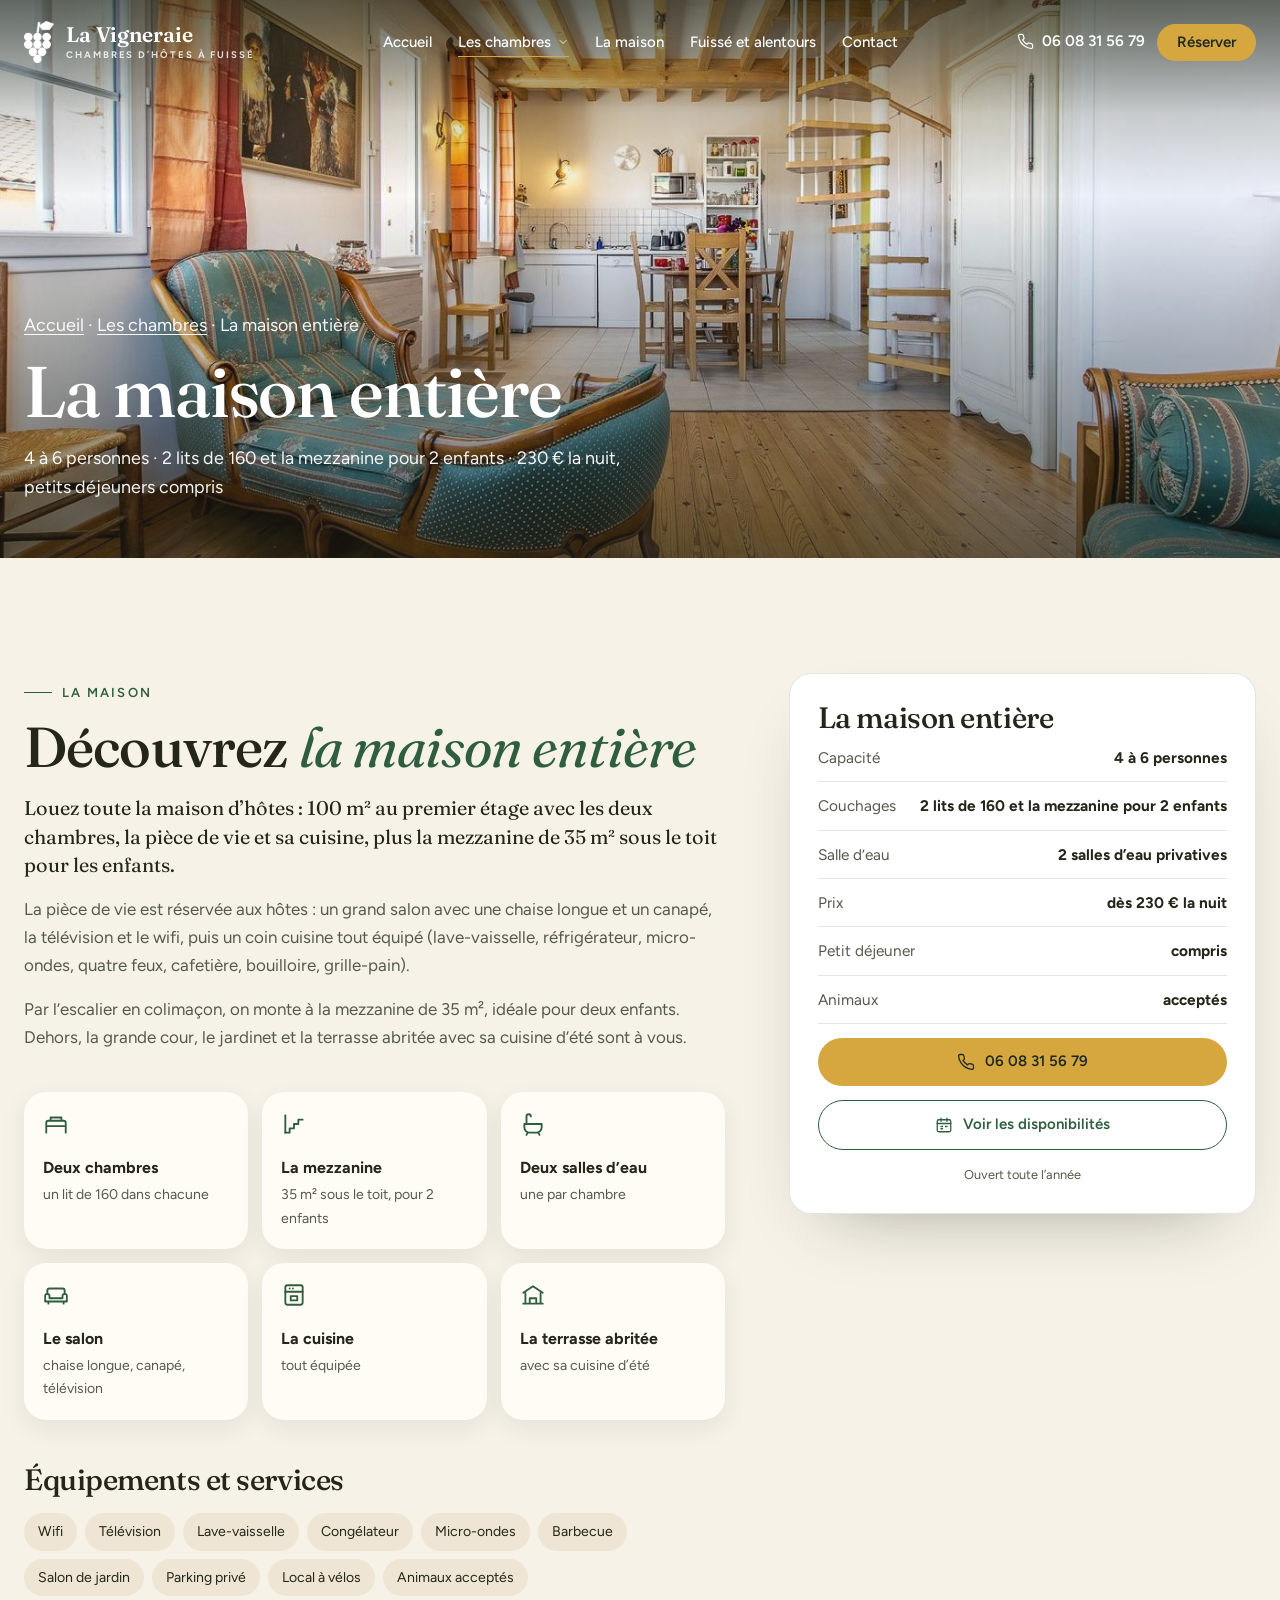
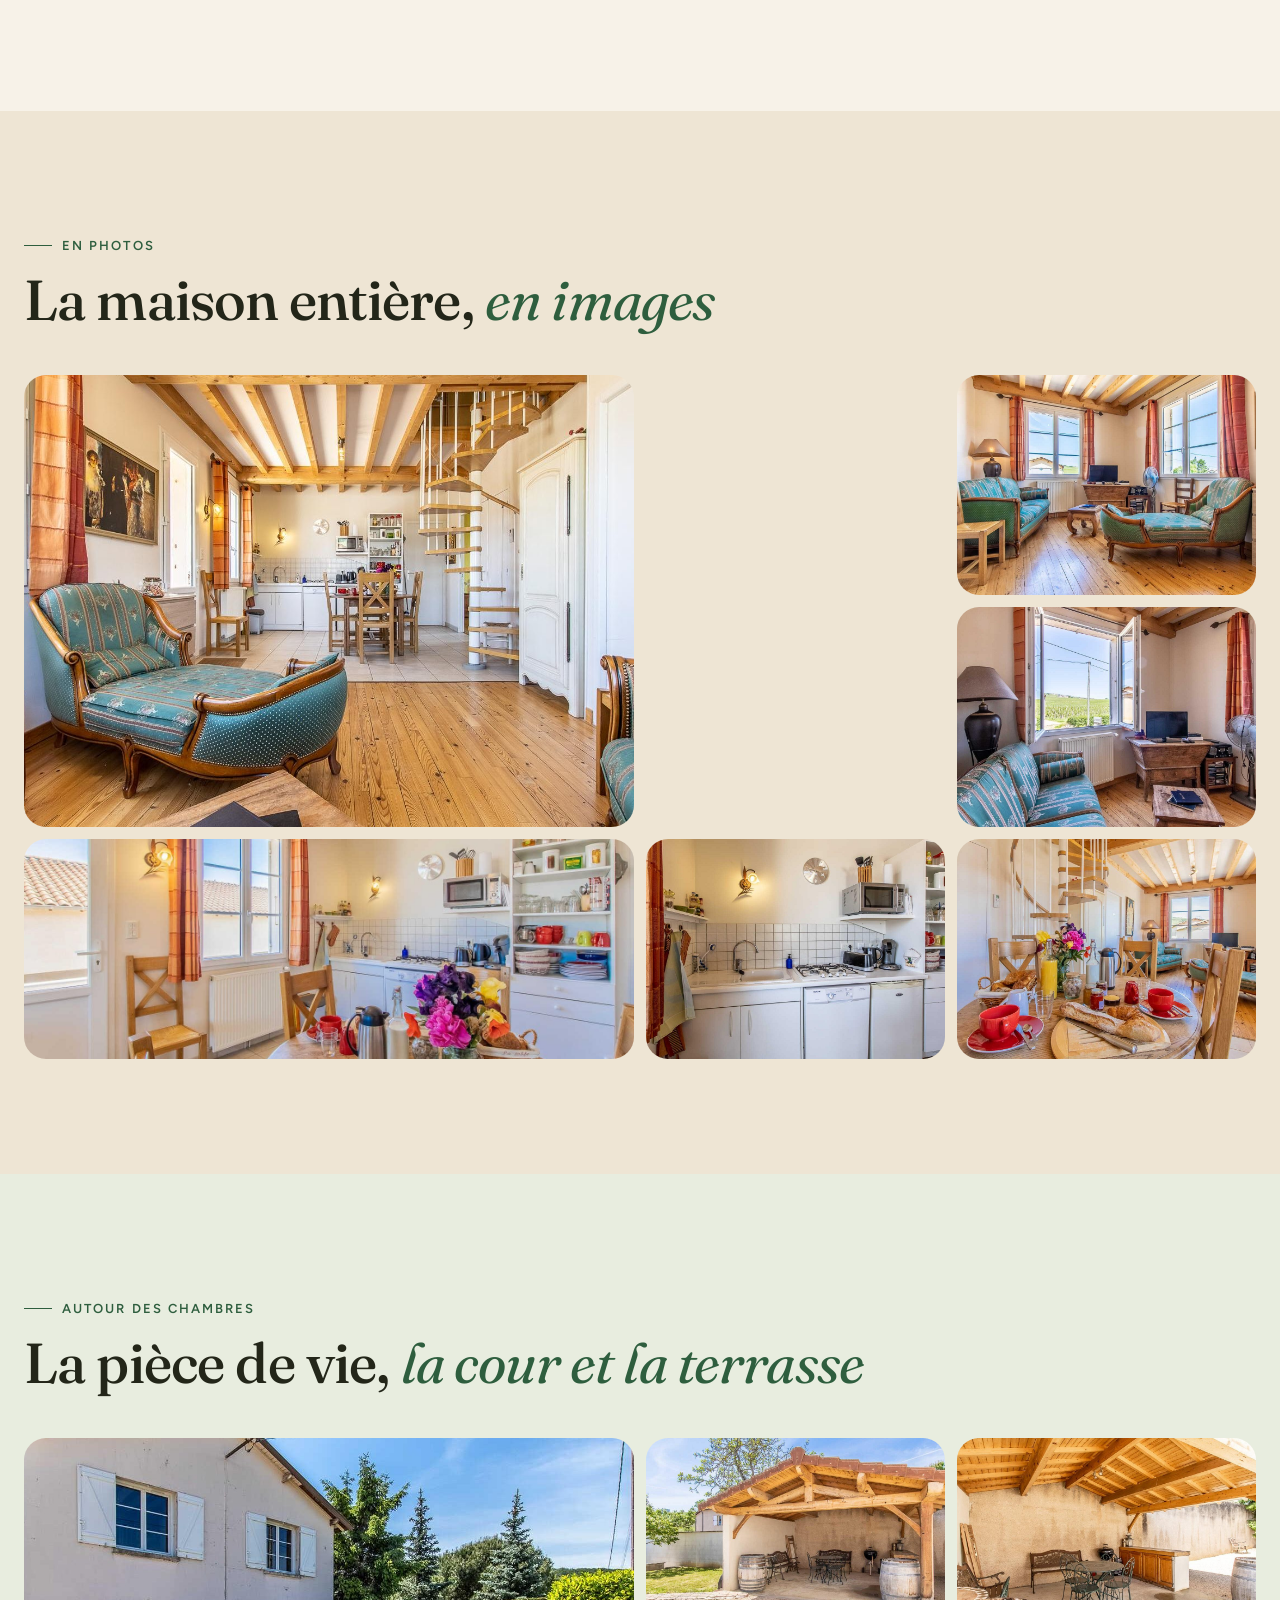
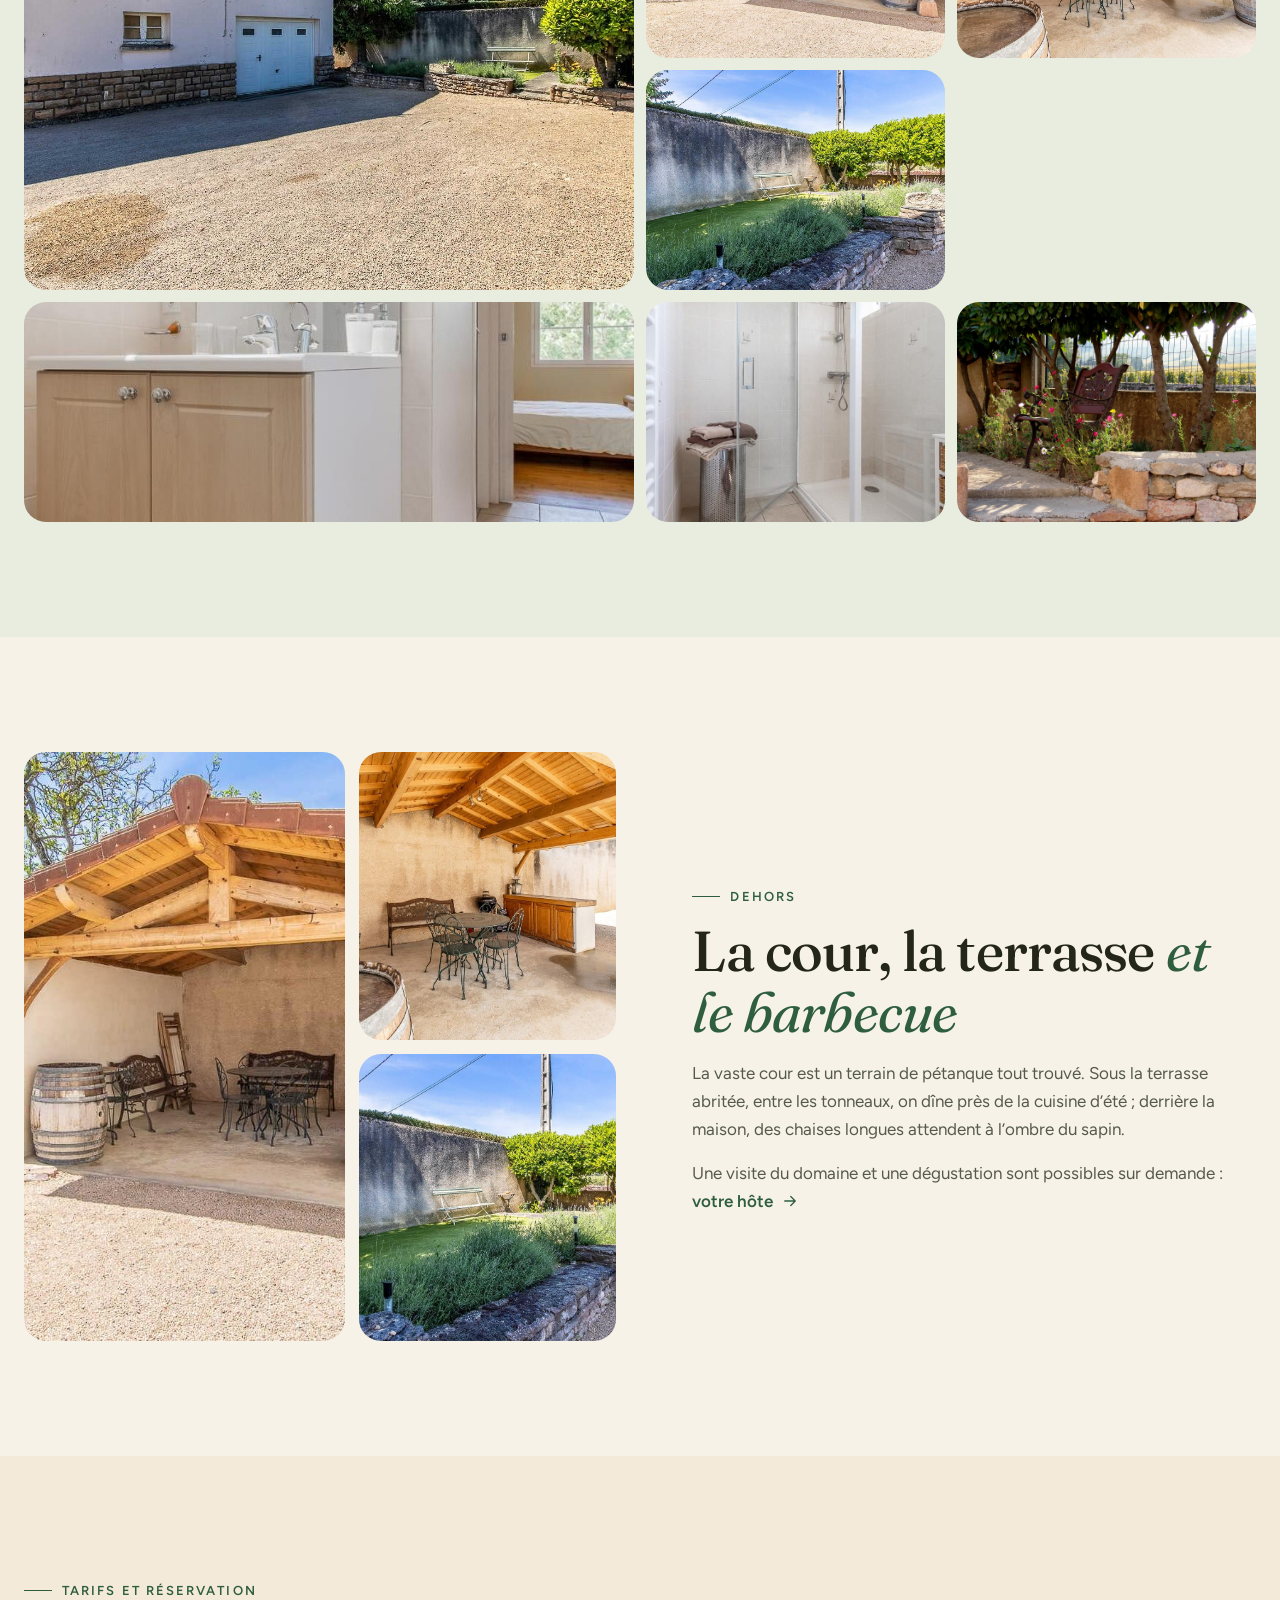
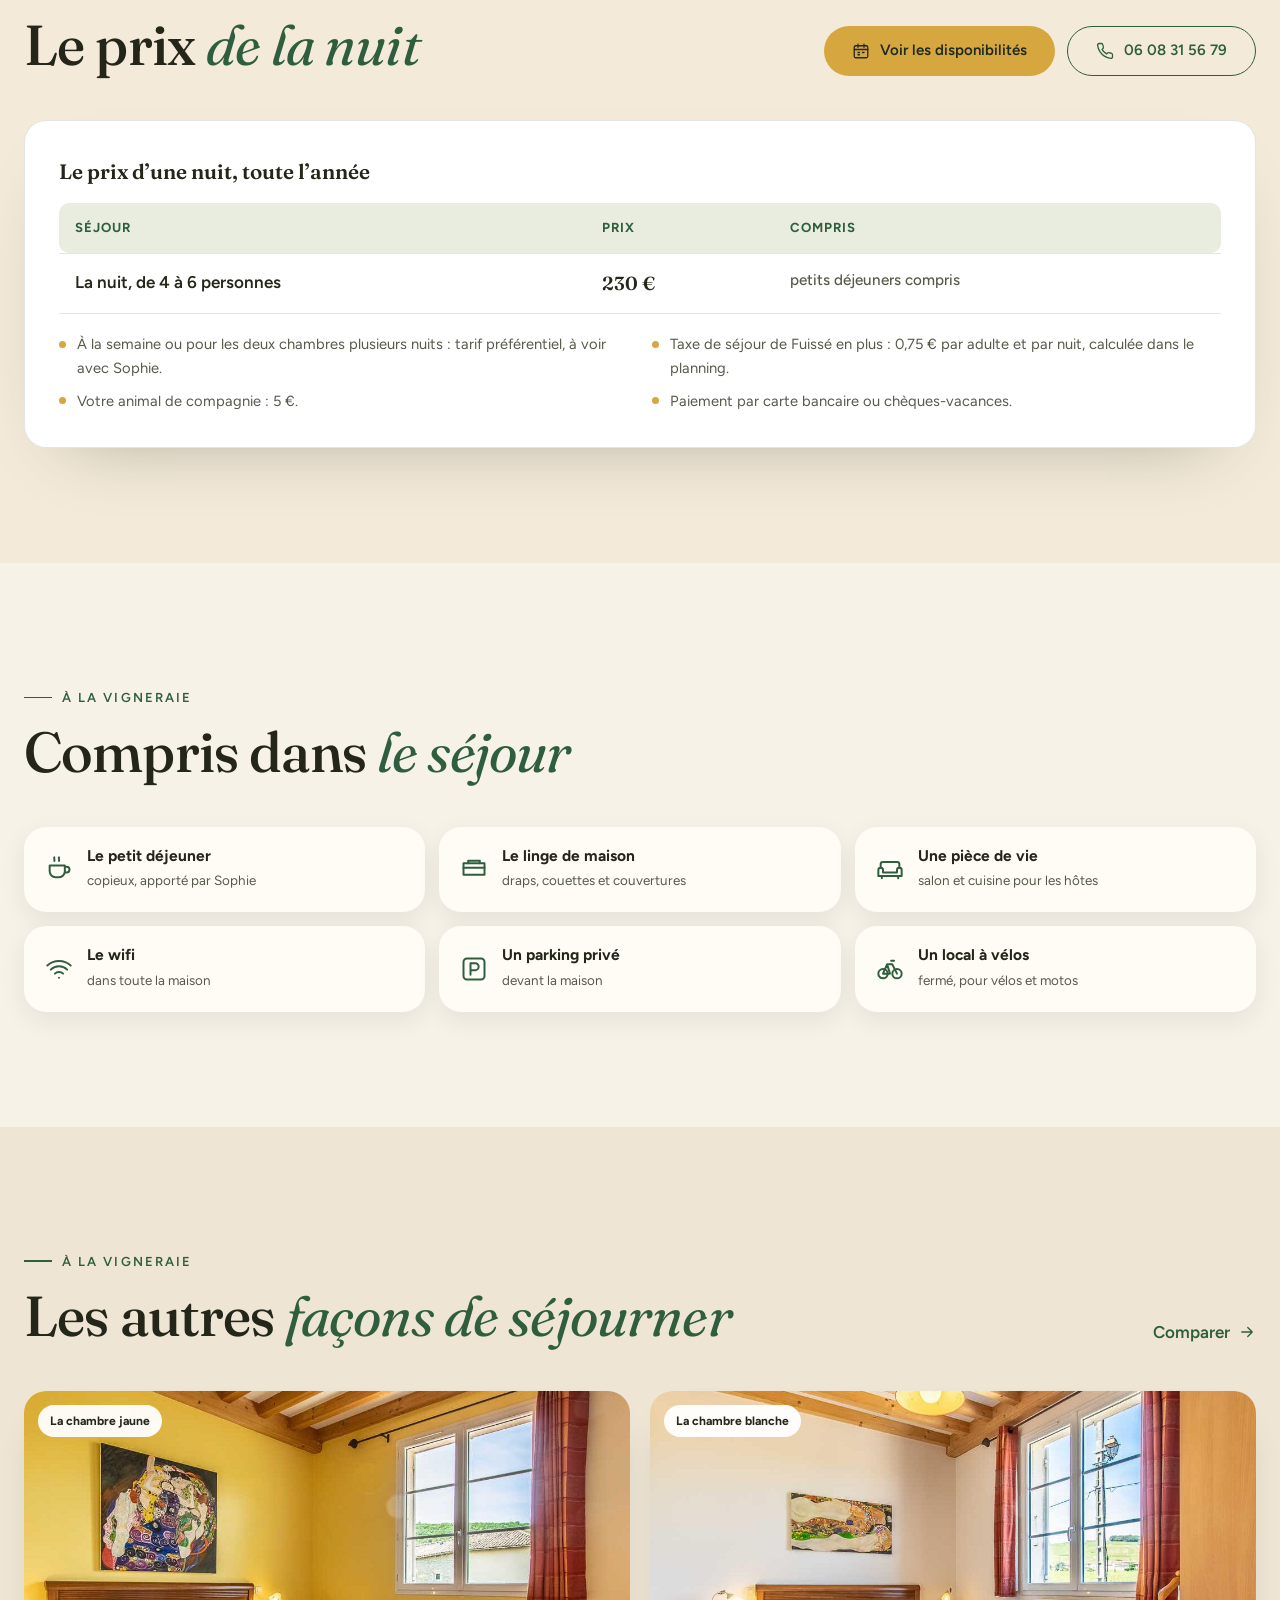
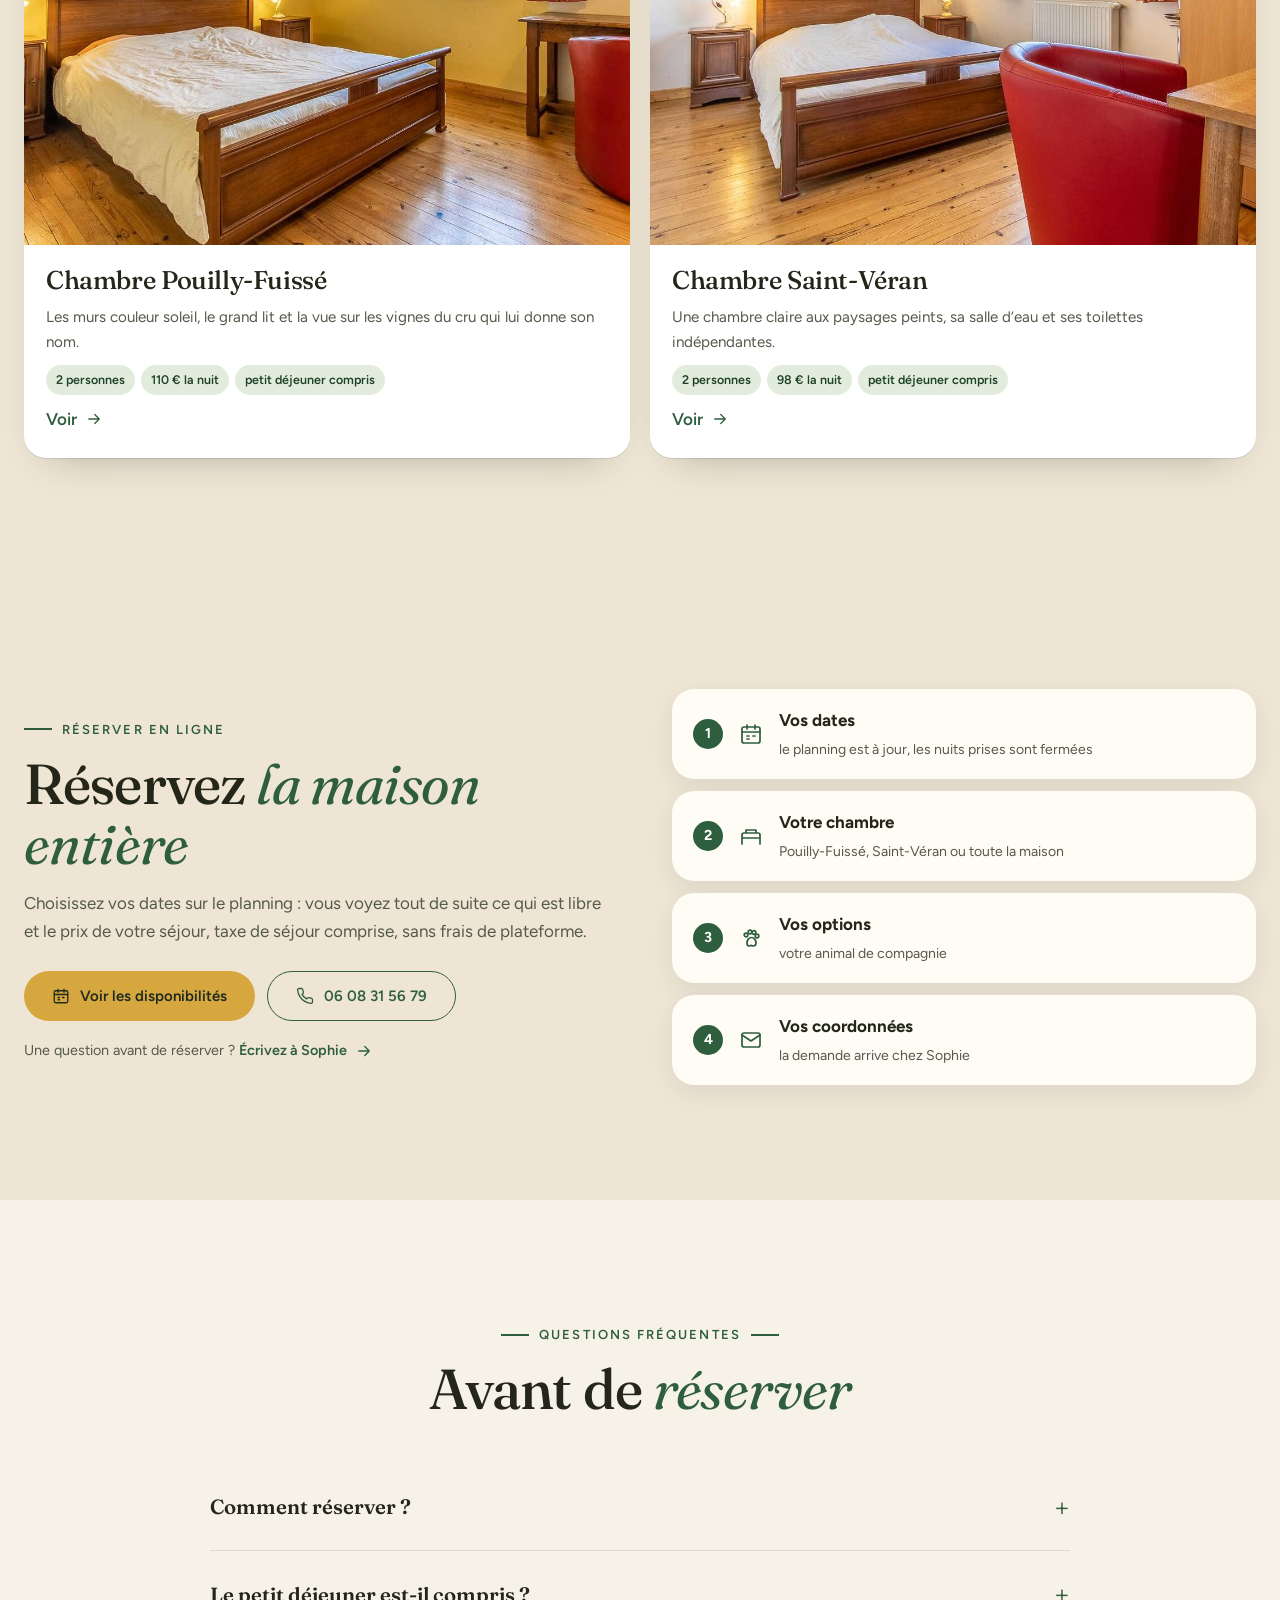
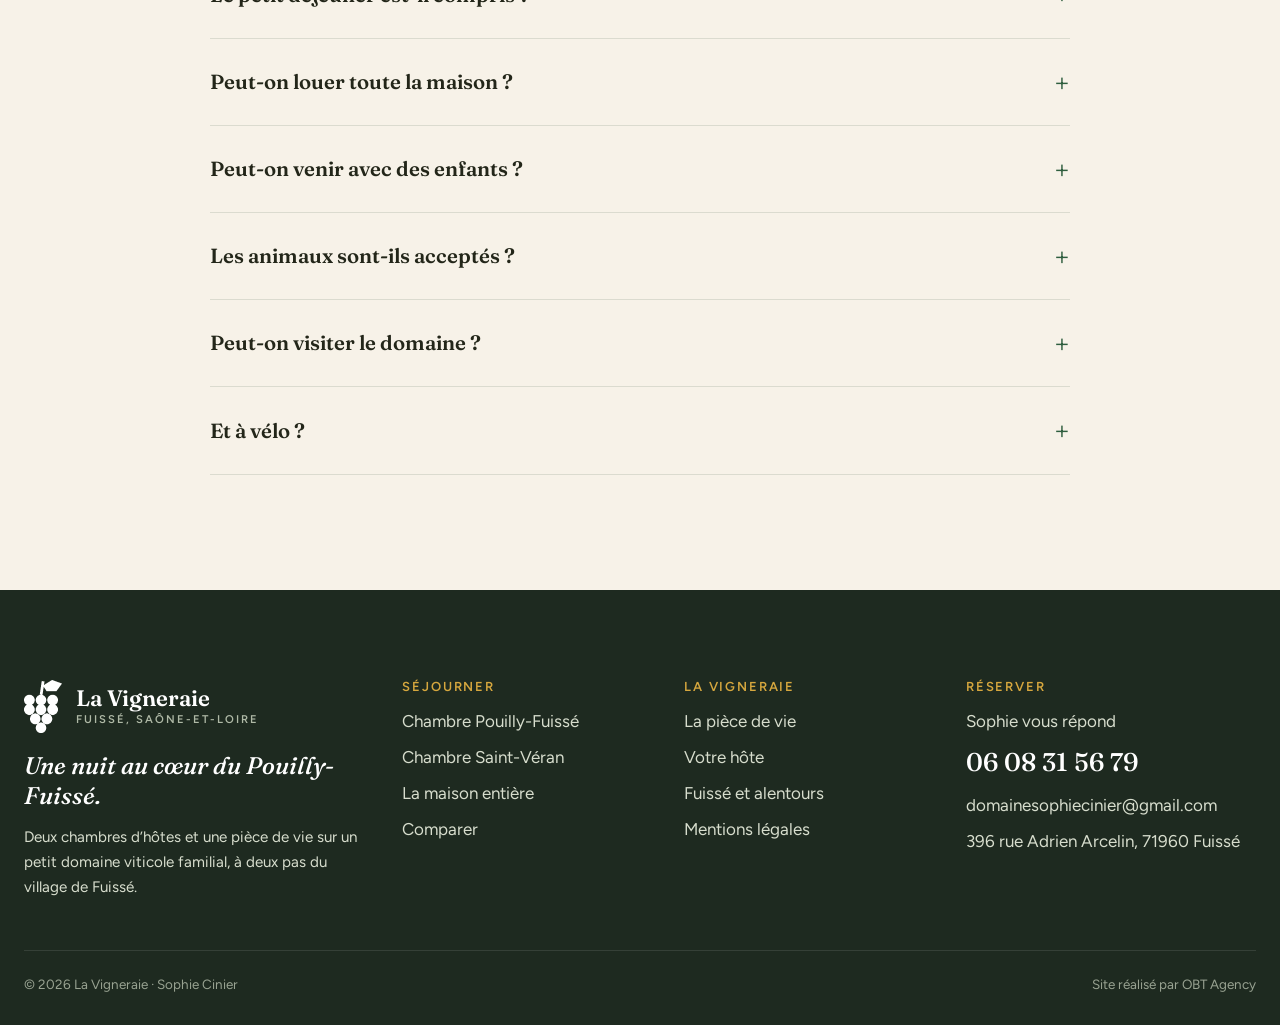
<file: la-maison-entiere.html>
<!doctype html>
<html lang="fr">
<head>
<meta charset="utf-8">
<meta name="viewport" content="width=device-width, initial-scale=1">
<meta name="robots" content="noindex, nofollow">
<title>La maison entière · La Vigneraie, Fuissé</title>
<meta name="description" content="La maison entière : 4 à 6 personnes, 2 lits de 160 et la mezzanine pour 2 enfants, 230 € la nuit petit déjeuner compris, à La Vigneraie, chambres d’hôtes à Fuissé.">
<link rel="icon" href="images/favicon.png">
<link rel="preconnect" href="https://fonts.googleapis.com">
<link rel="preconnect" href="https://fonts.gstatic.com" crossorigin>
<link href="https://fonts.googleapis.com/css2?family=Fraunces:ital,opsz,wght@0,9..144,400;0,9..144,500;0,9..144,600;1,9..144,400;1,9..144,500&family=Figtree:wght@400;500;600;700&display=swap" rel="stylesheet">
<link rel="stylesheet" href="css/style.css">
</head>
<body data-page="la-maison-entiere">
<header class="entete">
  <div class="conteneur barre">
    <a class="logo" href="index.html" aria-label="La Vigneraie, accueil"><span class="grappe"><img class="blanc" src="images/grappe-blanc.png" alt="" width="152" height="211"><img class="sombre" src="images/grappe-sombre.png" alt="" width="152" height="211"></span><span class="nom">La Vigneraie<small>Chambres d’hôtes à Fuissé</small></span></a>
    <ul class="menu">
      <li><a href="index.html">Accueil</a></li>
      <li><a class="ouvrir actif" href="chambres.html">Les chambres <svg viewBox="0 0 24 24" fill="none" stroke="currentColor" stroke-width="1.7" stroke-linecap="round" stroke-linejoin="round" aria-hidden="true"><path d="m6 9 6 6 6-6"/></svg></a>
        <div class="sous-menu"><a href="chambre-pouilly-fuisse.html"><img src="images/pouilly-fuisse/chambre.jpg" alt=""><span>Chambre Pouilly-Fuissé<small>2 personnes · 110 € la nuit</small></span></a><a href="chambre-saint-veran.html"><img src="images/saint-veran/chambre.jpg" alt=""><span>Chambre Saint-Véran<small>2 personnes · 98 € la nuit</small></span></a><a href="la-maison-entiere.html"><img src="images/vie/piece-escalier.jpg" alt=""><span>La maison entière<small>4 à 6 personnes · 230 € la nuit</small></span></a><a class="tous" href="chambres.html">Comparer</a></div></li>
      <li><a href="la-maison-entiere.html#piece-de-vie">La maison</a></li>
      <li><a href="fuisse-et-alentours.html">Fuissé et alentours</a></li>
      <li><a href="contact.html">Contact</a></li>
    </ul>
    <div class="actions">
      <a class="tel-entete" href="tel:+33608315679"><svg viewBox="0 0 24 24" fill="none" stroke="currentColor" stroke-width="1.7" stroke-linecap="round" stroke-linejoin="round" aria-hidden="true"><path d="M22 16.9v3a2 2 0 0 1-2.2 2 19.8 19.8 0 0 1-8.6-3.1 19.5 19.5 0 0 1-6-6A19.8 19.8 0 0 1 2.1 4.2 2 2 0 0 1 4.1 2h3a2 2 0 0 1 2 1.7c.1 1 .4 1.9.7 2.8a2 2 0 0 1-.5 2.1L8 9.9a16 16 0 0 0 6 6l1.3-1.3a2 2 0 0 1 2.1-.4c.9.3 1.8.6 2.8.7a2 2 0 0 1 1.7 2z"/></svg><span>06 08 31 56 79</span></a>
      <a class="btn btn-plein" href="contact.html#reserver" data-obt-reserve>Réserver</a>
      <button class="burger" aria-label="Menu" aria-expanded="false"><span></span></button>
    </div>
  </div>
</header>
<main>
<section class="bandeau">
  <img src="images/vie/piece-escalier.jpg" alt="La maison entière">
  <div class="conteneur">
    <p class="fil"><a href="index.html">Accueil</a> · <a href="chambres.html">Les chambres</a> · La maison entière</p>
    <h1>La maison entière</h1>
    <p>4 à 6 personnes · 2 lits de 160 et la mezzanine pour 2 enfants · 230 € la nuit, petits déjeuners compris</p>
  </div>
</section>

<section class="section">
  <div class="conteneur fiche">
    <div class="intro" data-reveal>
      <span class="surtitre">La maison</span>
      <h2>Découvrez <em class="it">la maison entière</em></h2>
      <p class="chapo">Louez toute la maison d’hôtes : 100 m² au premier étage avec les deux chambres, la pièce de vie et sa cuisine, plus la mezzanine de 35 m² sous le toit pour les enfants.</p>
      <p>La pièce de vie est réservée aux hôtes : un grand salon avec une chaise longue et un canapé, la télévision et le wifi, puis un coin cuisine tout équipé (lave-vaisselle, réfrigérateur, micro-ondes, quatre feux, cafetière, bouilloire, grille-pain).</p><p>Par l’escalier en colimaçon, on monte à la mezzanine de 35 m², idéale pour deux enfants. Dehors, la grande cour, le jardinet et la terrasse abritée avec sa cuisine d’été sont à vous.</p>
      <div class="pieces"><div class="piece"><svg viewBox="0 0 24 24" fill="none" stroke="currentColor" stroke-width="1.7" stroke-linecap="round" stroke-linejoin="round" aria-hidden="true"><path d="M3 18v-7a2 2 0 0 1 2-2h14a2 2 0 0 1 2 2v7M3 14h18M3 18v2M21 18v2M7 9V6h10v3"/></svg><strong>Deux chambres</strong><small>un lit de 160 dans chacune</small></div><div class="piece"><svg viewBox="0 0 24 24" fill="none" stroke="currentColor" stroke-width="1.7" stroke-linecap="round" stroke-linejoin="round" aria-hidden="true"><path d="M4 20h4v-4h4v-4h4V8h4"/><path d="M4 20V4"/></svg><strong>La mezzanine</strong><small>35 m² sous le toit, pour 2 enfants</small></div><div class="piece"><svg viewBox="0 0 24 24" fill="none" stroke="currentColor" stroke-width="1.7" stroke-linecap="round" stroke-linejoin="round" aria-hidden="true"><path d="M4 12h16v3a5 5 0 0 1-5 5H9a5 5 0 0 1-5-5zM6 12V5a2 2 0 0 1 4 0M7 20l-1 2M17 20l1 2"/></svg><strong>Deux salles d’eau</strong><small>une par chambre</small></div><div class="piece"><svg viewBox="0 0 24 24" fill="none" stroke="currentColor" stroke-width="1.7" stroke-linecap="round" stroke-linejoin="round" aria-hidden="true"><path d="M4 11V8a2 2 0 0 1 2-2h12a2 2 0 0 1 2 2v3"/><path d="M2 13a2 2 0 0 1 4 0v2h12v-2a2 2 0 0 1 4 0v5H2zM5 18v2M19 18v2"/></svg><strong>Le salon</strong><small>chaise longue, canapé, télévision</small></div><div class="piece"><svg viewBox="0 0 24 24" fill="none" stroke="currentColor" stroke-width="1.7" stroke-linecap="round" stroke-linejoin="round" aria-hidden="true"><rect x="4" y="3" width="16" height="18" rx="2"/><path d="M4 9h16M8 6h.01M11 6h.01M9 13h6v4H9z"/></svg><strong>La cuisine</strong><small>tout équipée</small></div><div class="piece"><svg viewBox="0 0 24 24" fill="none" stroke="currentColor" stroke-width="1.7" stroke-linecap="round" stroke-linejoin="round" aria-hidden="true"><path d="M3 10 12 4l9 6"/><path d="M5 10v10M19 10v10M3 20h18M9 20v-5h6v5"/></svg><strong>La terrasse abritée</strong><small>avec sa cuisine d’été</small></div></div>
      
      <h3 class="titre-equip">Équipements et services</h3>
      <div class="equipements"><span>Wifi</span><span>Télévision</span><span>Lave-vaisselle</span><span>Congélateur</span><span>Micro-ondes</span><span>Barbecue</span><span>Salon de jardin</span><span>Parking privé</span><span>Local à vélos</span><span>Animaux acceptés</span></div>
    </div>
    <aside class="encart" data-reveal>
      <h3>La maison entière</h3>
      <div class="ligne"><span>Capacité</span><strong>4 à 6 personnes</strong></div>
      <div class="ligne"><span>Couchages</span><strong>2 lits de 160 et la mezzanine pour 2 enfants</strong></div>
      <div class="ligne"><span>Salle d’eau</span><strong>2 salles d’eau privatives</strong></div>
      <div class="ligne"><span>Prix</span><strong>dès 230 € la nuit</strong></div>
      <div class="ligne"><span>Petit déjeuner</span><strong>compris</strong></div>
      <div class="ligne"><span>Animaux</span><strong>acceptés</strong></div>
      <a class="btn btn-plein" href="tel:+33608315679"><svg viewBox="0 0 24 24" fill="none" stroke="currentColor" stroke-width="1.7" stroke-linecap="round" stroke-linejoin="round" aria-hidden="true"><path d="M22 16.9v3a2 2 0 0 1-2.2 2 19.8 19.8 0 0 1-8.6-3.1 19.5 19.5 0 0 1-6-6A19.8 19.8 0 0 1 2.1 4.2 2 2 0 0 1 4.1 2h3a2 2 0 0 1 2 1.7c.1 1 .4 1.9.7 2.8a2 2 0 0 1-.5 2.1L8 9.9a16 16 0 0 0 6 6l1.3-1.3a2 2 0 0 1 2.1-.4c.9.3 1.8.6 2.8.7a2 2 0 0 1 1.7 2z"/></svg> 06 08 31 56 79</a>
      <a class="btn btn-contour" href="contact.html#reserver" data-obt-reserve="la-maison-entiere"><svg viewBox="0 0 24 24" fill="none" stroke="currentColor" stroke-width="1.7" stroke-linecap="round" stroke-linejoin="round" aria-hidden="true"><rect x="3" y="5" width="18" height="16" rx="2"/><path d="M3 10h18M8 3v4M16 3v4M8 14h2M14 14h2M8 17h2"/></svg> Voir les disponibilités</a>
      <p class="petit-encart">Ouvert toute l’année</p>
    </aside>
  </div>
</section>

<section class="section creme">
  <div class="conteneur">
    <div class="entete-section"><div><span class="surtitre">En photos</span><h2>La maison entière, <em class="it">en images</em></h2></div></div>
    <div class="mosaique" data-reveal><button class="grand" data-galerie="images/vie/piece-escalier.jpg" data-legende="La pièce de vie et l’escalier de la mezzanine" aria-label="Agrandir : La pièce de vie et l’escalier de la mezzanine"><img src="images/vie/piece-escalier.jpg" alt="La pièce de vie et l’escalier de la mezzanine" loading="lazy" decoding="async"><span>La pièce de vie et l’escalier de la mezzanine</span></button><button class="haut" data-galerie="images/vie/piece.jpg" data-legende="La table et le salon" aria-label="Agrandir : La table et le salon"><img src="images/vie/piece.jpg" alt="La table et le salon" loading="lazy" decoding="async"><span>La table et le salon</span></button><button class="" data-galerie="images/vie/salon.jpg" data-legende="Le salon" aria-label="Agrandir : Le salon"><img src="images/vie/salon.jpg" alt="Le salon" loading="lazy" decoding="async"><span>Le salon</span></button><button class="" data-galerie="images/vie/salon-vignes.jpg" data-legende="Le salon, fenêtre sur les vignes" aria-label="Agrandir : Le salon, fenêtre sur les vignes"><img src="images/vie/salon-vignes.jpg" alt="Le salon, fenêtre sur les vignes" loading="lazy" decoding="async"><span>Le salon, fenêtre sur les vignes</span></button><button class="large" data-galerie="images/vie/table.jpg" data-legende="Le coin repas" aria-label="Agrandir : Le coin repas"><img src="images/vie/table.jpg" alt="Le coin repas" loading="lazy" decoding="async"><span>Le coin repas</span></button><button class="" data-galerie="images/vie/cuisine.jpg" data-legende="La cuisine équipée" aria-label="Agrandir : La cuisine équipée"><img src="images/vie/cuisine.jpg" alt="La cuisine équipée" loading="lazy" decoding="async"><span>La cuisine équipée</span></button><button class="" data-galerie="images/vie/petit-dejeuner.jpg" data-legende="Le petit déjeuner" aria-label="Agrandir : Le petit déjeuner"><img src="images/vie/petit-dejeuner.jpg" alt="Le petit déjeuner" loading="lazy" decoding="async"><span>Le petit déjeuner</span></button></div>
  </div>
</section>

<section class="section sauge" id="piece-de-vie">
  <div class="conteneur">
    <div class="entete-section"><div><span class="surtitre">Autour des chambres</span><h2>La pièce de vie, <em class="it">la cour et la terrasse</em></h2></div></div>
    <div class="mosaique" data-reveal><button class="grand" data-galerie="images/maison/facade.jpg" data-legende="La maison et sa cour" aria-label="Agrandir : La maison et sa cour"><img src="images/maison/facade.jpg" alt="La maison et sa cour" loading="lazy" decoding="async"><span>La maison et sa cour</span></button><button class="" data-galerie="images/maison/terrasse.jpg" data-legende="La terrasse abritée" aria-label="Agrandir : La terrasse abritée"><img src="images/maison/terrasse.jpg" alt="La terrasse abritée" loading="lazy" decoding="async"><span>La terrasse abritée</span></button><button class="" data-galerie="images/maison/cuisine-ete.jpg" data-legende="La cuisine d’été" aria-label="Agrandir : La cuisine d’été"><img src="images/maison/cuisine-ete.jpg" alt="La cuisine d’été" loading="lazy" decoding="async"><span>La cuisine d’été</span></button><button class="" data-galerie="images/maison/jardinet.jpg" data-legende="Le jardinet" aria-label="Agrandir : Le jardinet"><img src="images/maison/jardinet.jpg" alt="Le jardinet" loading="lazy" decoding="async"><span>Le jardinet</span></button><button class="" data-galerie="images/maison/vue-cour.jpg" data-legende="La vue sur les vignes depuis la maison" aria-label="Agrandir : La vue sur les vignes depuis la maison"><img src="images/maison/vue-cour.jpg" alt="La vue sur les vignes depuis la maison" loading="lazy" decoding="async"><span>La vue sur les vignes depuis la maison</span></button><button class="large" data-galerie="images/eau/vasque.jpg" data-legende="Une salle d’eau" aria-label="Agrandir : Une salle d’eau"><img src="images/eau/vasque.jpg" alt="Une salle d’eau" loading="lazy" decoding="async"><span>Une salle d’eau</span></button><button class="" data-galerie="images/eau/douche.jpg" data-legende="Une douche" aria-label="Agrandir : Une douche"><img src="images/eau/douche.jpg" alt="Une douche" loading="lazy" decoding="async"><span>Une douche</span></button><button class="" data-galerie="images/maison/jardin-fleuri.jpg" data-legende="Le jardin fleuri" aria-label="Agrandir : Le jardin fleuri"><img src="images/maison/jardin-fleuri.jpg" alt="Le jardin fleuri" loading="lazy" decoding="async"><span>Le jardin fleuri</span></button></div>
  </div>
</section>
<section class="section">
  <div class="conteneur duo">
    <div class="duo-photos" data-reveal><img src="images/maison/terrasse.jpg" alt="Dehors" loading="lazy" decoding="async"><img src="images/maison/cuisine-ete.jpg" alt="Dehors" loading="lazy" decoding="async"><img src="images/maison/jardinet.jpg" alt="Dehors" loading="lazy" decoding="async"></div>
    <div class="duo-texte" data-reveal>
      <span class="surtitre">Dehors</span>
      <h2>La cour, la terrasse <em class="it">et le barbecue</em></h2>
      <p>La vaste cour est un terrain de pétanque tout trouvé. Sous la terrasse abritée, entre les tonneaux, on dîne près de la cuisine d’été ; derrière la maison, des chaises longues attendent à l’ombre du sapin.</p>
      <p>Une visite du domaine et une dégustation sont possibles sur demande : <a class="lien-fleche" href="index.html#hote">votre hôte <svg viewBox="0 0 24 24" fill="none" stroke="currentColor" stroke-width="1.7" stroke-linecap="round" stroke-linejoin="round" aria-hidden="true"><path d="M5 12h14M13 6l6 6-6 6"/></svg></a></p>
    </div>
  </div>
</section>

<section class="section rose" id="tarifs">
  <div class="conteneur">
    <div class="entete-section"><div><span class="surtitre">Tarifs et réservation</span><h2>Le prix <em class="it">de la nuit</em></h2></div><div class="boutons"><a class="btn btn-plein" href="contact.html#reserver" data-obt-reserve="la-maison-entiere"><svg viewBox="0 0 24 24" fill="none" stroke="currentColor" stroke-width="1.7" stroke-linecap="round" stroke-linejoin="round" aria-hidden="true"><rect x="3" y="5" width="18" height="16" rx="2"/><path d="M3 10h18M8 3v4M16 3v4M8 14h2M14 14h2M8 17h2"/></svg> Voir les disponibilités</a><a class="btn btn-contour" href="tel:+33608315679"><svg viewBox="0 0 24 24" fill="none" stroke="currentColor" stroke-width="1.7" stroke-linecap="round" stroke-linejoin="round" aria-hidden="true"><path d="M22 16.9v3a2 2 0 0 1-2.2 2 19.8 19.8 0 0 1-8.6-3.1 19.5 19.5 0 0 1-6-6A19.8 19.8 0 0 1 2.1 4.2 2 2 0 0 1 4.1 2h3a2 2 0 0 1 2 1.7c.1 1 .4 1.9.7 2.8a2 2 0 0 1-.5 2.1L8 9.9a16 16 0 0 0 6 6l1.3-1.3a2 2 0 0 1 2.1-.4c.9.3 1.8.6 2.8.7a2 2 0 0 1 1.7 2z"/></svg> 06 08 31 56 79</a></div></div>
    <div class="tarifs" data-reveal>
  <div class="tableau-defile"><table><caption>Le prix d’une nuit, toute l’année</caption><thead><tr><th scope="col">Séjour</th><th scope="col">Prix</th><th scope="col">Compris</th></tr></thead><tbody><tr><th scope="row">La nuit, de 4 à 6 personnes</th><td>230 €</td><td class="petit-td">petits déjeuners compris</td></tr></tbody></table></div>
  <ul class="notes-tarifs"><li>À la semaine ou pour les deux chambres plusieurs nuits : tarif préférentiel, à voir avec Sophie.</li><li>Taxe de séjour de Fuissé en plus : 0,75 € par adulte et par nuit, calculée dans le planning.</li><li>Votre animal de compagnie : 5 €.</li><li>Paiement par carte bancaire ou chèques-vacances.</li></ul>
</div>
  </div>
</section>

<section class="section">
  <div class="conteneur">
    <div class="entete-section"><div><span class="surtitre">À La Vigneraie</span><h2>Compris dans <em class="it">le séjour</em></h2></div></div>
    <div class="compris"><div class="bloc" data-reveal><svg viewBox="0 0 24 24" fill="none" stroke="currentColor" stroke-width="1.7" stroke-linecap="round" stroke-linejoin="round" aria-hidden="true"><path d="M4 9h13v5a5 5 0 0 1-5 5H9a5 5 0 0 1-5-5zM17 10h1.5a2.5 2.5 0 0 1 0 5H17M8 2c-.7 1 .7 2 0 3M12 2c-.7 1 .7 2 0 3"/></svg><div><strong>Le petit déjeuner</strong><small>copieux, apporté par Sophie</small></div></div><div class="bloc" data-reveal><svg viewBox="0 0 24 24" fill="none" stroke="currentColor" stroke-width="1.7" stroke-linecap="round" stroke-linejoin="round" aria-hidden="true"><path d="M3 7h18v10H3z"/><path d="M3 11h18M7 7V5h10v2"/></svg><div><strong>Le linge de maison</strong><small>draps, couettes et couvertures</small></div></div><div class="bloc" data-reveal><svg viewBox="0 0 24 24" fill="none" stroke="currentColor" stroke-width="1.7" stroke-linecap="round" stroke-linejoin="round" aria-hidden="true"><path d="M4 11V8a2 2 0 0 1 2-2h12a2 2 0 0 1 2 2v3"/><path d="M2 13a2 2 0 0 1 4 0v2h12v-2a2 2 0 0 1 4 0v5H2zM5 18v2M19 18v2"/></svg><div><strong>Une pièce de vie</strong><small>salon et cuisine pour les hôtes</small></div></div><div class="bloc" data-reveal><svg viewBox="0 0 24 24" fill="none" stroke="currentColor" stroke-width="1.7" stroke-linecap="round" stroke-linejoin="round" aria-hidden="true"><path d="M5 12.5a10 10 0 0 1 14 0M8.5 16a5 5 0 0 1 7 0M2 9a15 15 0 0 1 20 0M12 19.5h.01"/></svg><div><strong>Le wifi</strong><small>dans toute la maison</small></div></div><div class="bloc" data-reveal><svg viewBox="0 0 24 24" fill="none" stroke="currentColor" stroke-width="1.7" stroke-linecap="round" stroke-linejoin="round" aria-hidden="true"><rect x="3" y="3" width="18" height="18" rx="3"/><path d="M9 17V7h4a3 3 0 0 1 0 6H9"/></svg><div><strong>Un parking privé</strong><small>devant la maison</small></div></div><div class="bloc" data-reveal><svg viewBox="0 0 24 24" fill="none" stroke="currentColor" stroke-width="1.7" stroke-linecap="round" stroke-linejoin="round" aria-hidden="true"><circle cx="6" cy="16" r="4"/><circle cx="18" cy="16" r="4"/><path d="M6 16 9.5 8H14l4 8M9.5 8 12 16h-6M13 5h2.5"/></svg><div><strong>Un local à vélos</strong><small>fermé, pour vélos et motos</small></div></div></div>
  </div>
</section>

<section class="section creme">
  <div class="conteneur">
    <div class="entete-section"><div><span class="surtitre">À La Vigneraie</span><h2>Les autres <em class="it">façons de séjourner</em></h2></div><a class="lien-fleche" href="chambres.html">Comparer <svg viewBox="0 0 24 24" fill="none" stroke="currentColor" stroke-width="1.7" stroke-linecap="round" stroke-linejoin="round" aria-hidden="true"><path d="M5 12h14M13 6l6 6-6 6"/></svg></a></div>
    <div class="autres-gites"><a class="carte-gite" href="chambre-pouilly-fuisse.html">
  <div class="visuel"><img src="images/pouilly-fuisse/chambre.jpg" alt="Chambre Pouilly-Fuissé" loading="lazy" decoding="async"><span class="etiquette">La chambre jaune</span></div>
  <div class="corps">
    <h3>Chambre Pouilly-Fuissé</h3>
    <p>Les murs couleur soleil, le grand lit et la vue sur les vignes du cru qui lui donne son nom.</p>
    <div class="pastilles"><span>2 personnes</span><span>110 € la nuit</span><span>petit déjeuner compris</span></div>
    <span class="lien-fleche">Voir <svg viewBox="0 0 24 24" fill="none" stroke="currentColor" stroke-width="1.7" stroke-linecap="round" stroke-linejoin="round" aria-hidden="true"><path d="M5 12h14M13 6l6 6-6 6"/></svg></span>
  </div>
</a><a class="carte-gite" href="chambre-saint-veran.html">
  <div class="visuel"><img src="images/saint-veran/chambre.jpg" alt="Chambre Saint-Véran" loading="lazy" decoding="async"><span class="etiquette">La chambre blanche</span></div>
  <div class="corps">
    <h3>Chambre Saint-Véran</h3>
    <p>Une chambre claire aux paysages peints, sa salle d’eau et ses toilettes indépendantes.</p>
    <div class="pastilles"><span>2 personnes</span><span>98 € la nuit</span><span>petit déjeuner compris</span></div>
    <span class="lien-fleche">Voir <svg viewBox="0 0 24 24" fill="none" stroke="currentColor" stroke-width="1.7" stroke-linecap="round" stroke-linejoin="round" aria-hidden="true"><path d="M5 12h14M13 6l6 6-6 6"/></svg></span>
  </div>
</a></div>
  </div>
</section>

<section class="section creme" id="reservation">
  <div class="conteneur bloc-resa">
    <div data-reveal>
      <span class="surtitre">Réserver en ligne</span>
      <h2>Réservez <em class="it">la maison entière</em></h2>
      <p class="intro-contact">Choisissez vos dates sur le planning : vous voyez tout de suite ce qui est libre et le prix de votre séjour, taxe de séjour comprise, sans frais de plateforme.</p>
      <div class="boutons"><a class="btn btn-plein" href="contact.html#reserver" data-obt-reserve="la-maison-entiere"><svg viewBox="0 0 24 24" fill="none" stroke="currentColor" stroke-width="1.7" stroke-linecap="round" stroke-linejoin="round" aria-hidden="true"><rect x="3" y="5" width="18" height="16" rx="2"/><path d="M3 10h18M8 3v4M16 3v4M8 14h2M14 14h2M8 17h2"/></svg> Voir les disponibilités</a><a class="btn btn-contour" href="tel:+33608315679"><svg viewBox="0 0 24 24" fill="none" stroke="currentColor" stroke-width="1.7" stroke-linecap="round" stroke-linejoin="round" aria-hidden="true"><path d="M22 16.9v3a2 2 0 0 1-2.2 2 19.8 19.8 0 0 1-8.6-3.1 19.5 19.5 0 0 1-6-6A19.8 19.8 0 0 1 2.1 4.2 2 2 0 0 1 4.1 2h3a2 2 0 0 1 2 1.7c.1 1 .4 1.9.7 2.8a2 2 0 0 1-.5 2.1L8 9.9a16 16 0 0 0 6 6l1.3-1.3a2 2 0 0 1 2.1-.4c.9.3 1.8.6 2.8.7a2 2 0 0 1 1.7 2z"/></svg> 06 08 31 56 79</a></div>
      <p class="petit">Une question avant de réserver ? <a class="lien-fleche" href="contact.html">Écrivez à Sophie <svg viewBox="0 0 24 24" fill="none" stroke="currentColor" stroke-width="1.7" stroke-linecap="round" stroke-linejoin="round" aria-hidden="true"><path d="M5 12h14M13 6l6 6-6 6"/></svg></a></p>
    </div>
    <ol class="etapes-resa" data-reveal><li><span class="num">1</span><svg viewBox="0 0 24 24" fill="none" stroke="currentColor" stroke-width="1.7" stroke-linecap="round" stroke-linejoin="round" aria-hidden="true"><rect x="3" y="5" width="18" height="16" rx="2"/><path d="M3 10h18M8 3v4M16 3v4M8 14h2M14 14h2M8 17h2"/></svg><div><strong>Vos dates</strong><small>le planning est à jour, les nuits prises sont fermées</small></div></li><li><span class="num">2</span><svg viewBox="0 0 24 24" fill="none" stroke="currentColor" stroke-width="1.7" stroke-linecap="round" stroke-linejoin="round" aria-hidden="true"><path d="M3 18v-7a2 2 0 0 1 2-2h14a2 2 0 0 1 2 2v7M3 14h18M3 18v2M21 18v2M7 9V6h10v3"/></svg><div><strong>Votre chambre</strong><small>Pouilly-Fuissé, Saint-Véran ou toute la maison</small></div></li><li><span class="num">3</span><svg viewBox="0 0 24 24" fill="none" stroke="currentColor" stroke-width="1.7" stroke-linecap="round" stroke-linejoin="round" aria-hidden="true"><circle cx="7" cy="9" r="1.8"/><circle cx="11" cy="6" r="1.8"/><circle cx="15" cy="6.5" r="1.8"/><circle cx="18" cy="10" r="1.8"/><path d="M8 17c0-3 2-5.5 4.5-5.5S17 14 17 17c0 2-1.5 3-3 3-1 0-1.5-.6-2-.6s-1 .6-2 .6c-1.5 0-2-1-2-3z"/></svg><div><strong>Vos options</strong><small>votre animal de compagnie</small></div></li><li><span class="num">4</span><svg viewBox="0 0 24 24" fill="none" stroke="currentColor" stroke-width="1.7" stroke-linecap="round" stroke-linejoin="round" aria-hidden="true"><rect x="3" y="5" width="18" height="14" rx="2"/><path d="m3 7 9 6 9-6"/></svg><div><strong>Vos coordonnées</strong><small>la demande arrive chez Sophie</small></div></li></ol>
  </div>
</section>
<section class="section" id="questions">
  <div class="conteneur">
    <div class="entete-section centre"><div><span class="surtitre">Questions fréquentes</span><h2>Avant de <em class="it">réserver</em></h2></div></div>
    <div class="faq"><details><summary>Comment réserver ?</summary><p>En ligne, avec le bouton « Réserver » : vous choisissez vos dates sur le planning, une chambre ou la maison entière : le prix du séjour s’affiche aussitôt, taxe de séjour comprise. Vous pouvez aussi appeler Sophie au 06 08 31 56 79.</p></details><details><summary>Le petit déjeuner est-il compris ?</summary><p>Oui. Sophie vous apporte le matin un petit déjeuner copieux, que vous prenez à la table de la pièce de vie réservée aux hôtes. Pour un séjour à la semaine, il se règle à part : demandez à Sophie.</p></details><details><summary>Peut-on louer toute la maison ?</summary><p>Oui : la maison entière (les deux chambres, la mezzanine et la pièce de vie) se loue 230 € la nuit, de 4 à 6 personnes, petits déjeuners compris. Pour un séjour à la semaine ou les deux chambres sur plusieurs nuits, Sophie propose un tarif préférentiel : appelez-la.</p></details><details><summary>Peut-on venir avec des enfants ?</summary><p>Oui. Sous le toit, par un escalier en colimaçon, la mezzanine de 35 m² accueille deux enfants pour 20 € la nuit, petit déjeuner compris. Elle se loue avec une chambre : précisez-le à Sophie en réservant.</p></details><details><summary>Les animaux sont-ils acceptés ?</summary><p>Oui, votre animal de compagnie est le bienvenu, avec un supplément de 5 €.</p></details><details><summary>Peut-on visiter le domaine ?</summary><p>Sophie est vigneronne : la maison est sur le petit domaine familial qu’elle cultive en bio avec son mari. Une visite et une dégustation sont possibles sur demande, pendant votre séjour.</p></details><details><summary>Et à vélo ?</summary><p>Un local à vélos fermé vous attend, avec le parking privé. La Voie Verte de la Grande Boucle de Bourgogne du Sud passe à 3,5 km et la Voie Bleue, le long de la Saône, à 9 km.</p></details></div>
  </div>
</section>
</main>
<footer class="pied">
  <div class="conteneur">
    <div class="grille">
      <div>
        <a class="logo-pied" href="index.html"><img src="images/grappe-blanc.png" alt="" width="152" height="211"><span>La Vigneraie<small>Fuissé, Saône-et-Loire</small></span></a>
        <p class="accroche">Une nuit au cœur du Pouilly-Fuissé.</p>
        <p>Deux chambres d’hôtes et une pièce de vie sur un petit domaine viticole familial, à deux pas du village de Fuissé.</p>
      </div>
      <div><h4>Séjourner</h4><ul><li><a href="chambre-pouilly-fuisse.html">Chambre Pouilly-Fuissé</a></li><li><a href="chambre-saint-veran.html">Chambre Saint-Véran</a></li><li><a href="la-maison-entiere.html">La maison entière</a></li><li><a href="chambres.html">Comparer</a></li></ul></div>
      <div><h4>La Vigneraie</h4><ul><li><a href="la-maison-entiere.html#piece-de-vie">La pièce de vie</a></li><li><a href="index.html#hote">Votre hôte</a></li><li><a href="fuisse-et-alentours.html">Fuissé et alentours</a></li><li><a href="mentions-legales.html">Mentions légales</a></li></ul></div>
      <div><h4>Réserver</h4><ul><li>Sophie vous répond<a class="tel-pied" href="tel:+33608315679">06 08 31 56 79</a></li><li><a href="mailto:domainesophiecinier@gmail.com">domainesophiecinier@gmail.com</a></li><li>396 rue Adrien Arcelin, 71960 Fuissé</li></ul></div>
    </div>
    <div class="bas"><span>© 2026 La Vigneraie · Sophie Cinier</span><span>Site réalisé par OBT Agency</span></div>
  </div>
</footer>
<nav class="barre-mobile" aria-label="Contact rapide">
  <a class="appeler" href="tel:+33608315679"><svg viewBox="0 0 24 24" fill="none" stroke="currentColor" stroke-width="1.7" stroke-linecap="round" stroke-linejoin="round" aria-hidden="true"><path d="M22 16.9v3a2 2 0 0 1-2.2 2 19.8 19.8 0 0 1-8.6-3.1 19.5 19.5 0 0 1-6-6A19.8 19.8 0 0 1 2.1 4.2 2 2 0 0 1 4.1 2h3a2 2 0 0 1 2 1.7c.1 1 .4 1.9.7 2.8a2 2 0 0 1-.5 2.1L8 9.9a16 16 0 0 0 6 6l1.3-1.3a2 2 0 0 1 2.1-.4c.9.3 1.8.6 2.8.7a2 2 0 0 1 1.7 2z"/></svg> Appeler</a>
  <a href="contact.html#reserver" data-obt-reserve><svg viewBox="0 0 24 24" fill="none" stroke="currentColor" stroke-width="1.7" stroke-linecap="round" stroke-linejoin="round" aria-hidden="true"><rect x="3" y="5" width="18" height="16" rx="2"/><path d="M3 10h18M8 3v4M16 3v4M8 14h2M14 14h2M8 17h2"/></svg> Réserver</a>
</nav>
<script src="js/site.js"></script>
<div data-obt-booking data-obt-key="demo-la-vigneraie" data-obt-api="https://demo-la-vigneraie.obt.invalid" data-obt-form-key="demo" data-obt-form-endpoint="https://demo-la-vigneraie.obt.invalid/envoi" data-obt-subject="Demande de réservation à La Vigneraie"></div>
<script src="js/obt-demo.js"></script>
<script src="https://obt-gestion.com/blocks/obt-booking.js" defer></script>
</body>
</html>
</file>
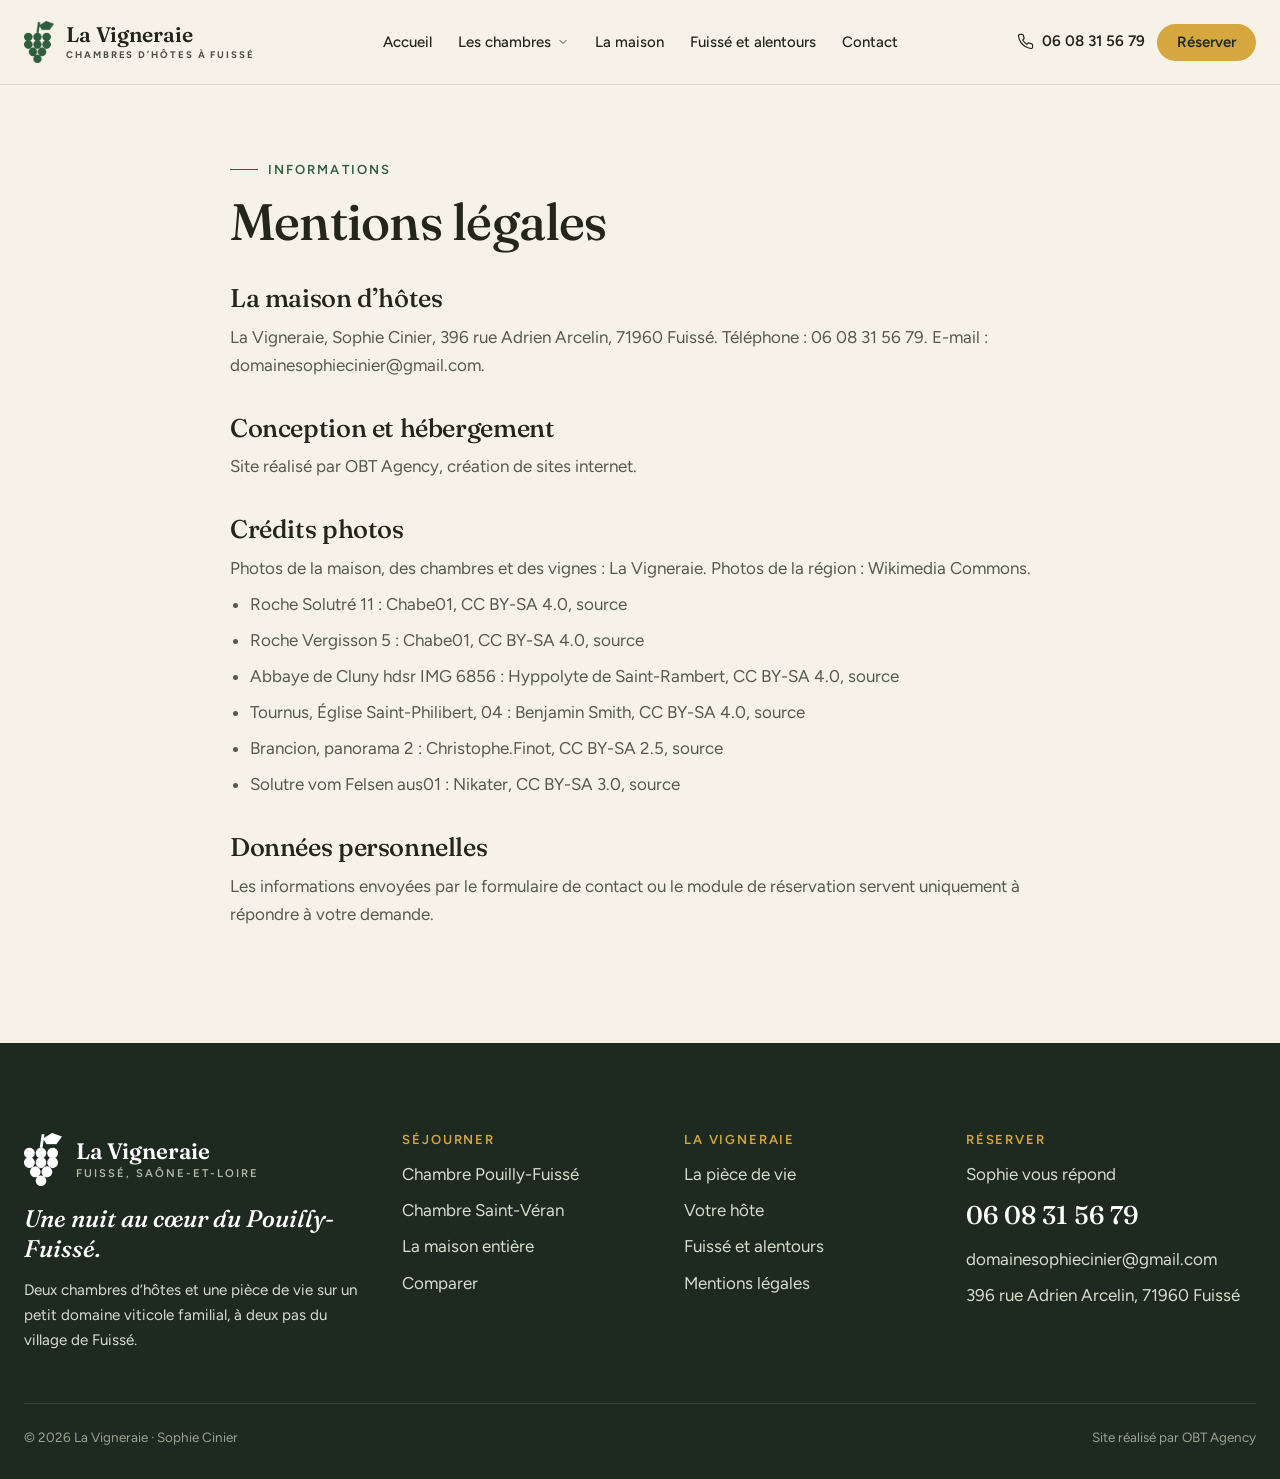
<file: mentions-legales.html>
<!doctype html>
<html lang="fr">
<head>
<meta charset="utf-8">
<meta name="viewport" content="width=device-width, initial-scale=1">
<meta name="robots" content="noindex, nofollow">
<title>Mentions légales · La Vigneraie</title>
<meta name="description" content="Mentions légales du site de La Vigneraie, chambres d’hôtes à Fuissé.">
<link rel="icon" href="images/favicon.png">
<link rel="preconnect" href="https://fonts.googleapis.com">
<link rel="preconnect" href="https://fonts.gstatic.com" crossorigin>
<link href="https://fonts.googleapis.com/css2?family=Fraunces:ital,opsz,wght@0,9..144,400;0,9..144,500;0,9..144,600;1,9..144,400;1,9..144,500&family=Figtree:wght@400;500;600;700&display=swap" rel="stylesheet">
<link rel="stylesheet" href="css/style.css">
</head>
<body data-page="mentions">
<header class="entete toujours-plein">
  <div class="conteneur barre">
    <a class="logo" href="index.html" aria-label="La Vigneraie, accueil"><span class="grappe"><img class="blanc" src="images/grappe-blanc.png" alt="" width="152" height="211"><img class="sombre" src="images/grappe-sombre.png" alt="" width="152" height="211"></span><span class="nom">La Vigneraie<small>Chambres d’hôtes à Fuissé</small></span></a>
    <ul class="menu">
      <li><a href="index.html">Accueil</a></li>
      <li><a class="ouvrir" href="chambres.html">Les chambres <svg viewBox="0 0 24 24" fill="none" stroke="currentColor" stroke-width="1.7" stroke-linecap="round" stroke-linejoin="round" aria-hidden="true"><path d="m6 9 6 6 6-6"/></svg></a>
        <div class="sous-menu"><a href="chambre-pouilly-fuisse.html"><img src="images/pouilly-fuisse/chambre.jpg" alt=""><span>Chambre Pouilly-Fuissé<small>2 personnes · 110 € la nuit</small></span></a><a href="chambre-saint-veran.html"><img src="images/saint-veran/chambre.jpg" alt=""><span>Chambre Saint-Véran<small>2 personnes · 98 € la nuit</small></span></a><a href="la-maison-entiere.html"><img src="images/vie/piece-escalier.jpg" alt=""><span>La maison entière<small>4 à 6 personnes · 230 € la nuit</small></span></a><a class="tous" href="chambres.html">Comparer</a></div></li>
      <li><a href="la-maison-entiere.html#piece-de-vie">La maison</a></li>
      <li><a href="fuisse-et-alentours.html">Fuissé et alentours</a></li>
      <li><a href="contact.html">Contact</a></li>
    </ul>
    <div class="actions">
      <a class="tel-entete" href="tel:+33608315679"><svg viewBox="0 0 24 24" fill="none" stroke="currentColor" stroke-width="1.7" stroke-linecap="round" stroke-linejoin="round" aria-hidden="true"><path d="M22 16.9v3a2 2 0 0 1-2.2 2 19.8 19.8 0 0 1-8.6-3.1 19.5 19.5 0 0 1-6-6A19.8 19.8 0 0 1 2.1 4.2 2 2 0 0 1 4.1 2h3a2 2 0 0 1 2 1.7c.1 1 .4 1.9.7 2.8a2 2 0 0 1-.5 2.1L8 9.9a16 16 0 0 0 6 6l1.3-1.3a2 2 0 0 1 2.1-.4c.9.3 1.8.6 2.8.7a2 2 0 0 1 1.7 2z"/></svg><span>06 08 31 56 79</span></a>
      <a class="btn btn-plein" href="contact.html#reserver" data-obt-reserve>Réserver</a>
      <button class="burger" aria-label="Menu" aria-expanded="false"><span></span></button>
    </div>
  </div>
</header>
<main>
<section class="section haut-page">
  <div class="conteneur texte-legal">
    <span class="surtitre">Informations</span>
    <h1>Mentions légales</h1>
    <h2>La maison d’hôtes</h2>
    <p>La Vigneraie, Sophie Cinier, 396 rue Adrien Arcelin, 71960 Fuissé. Téléphone : 06 08 31 56 79. E-mail : domainesophiecinier@gmail.com.</p>
    <h2>Conception et hébergement</h2>
    <p>Site réalisé par OBT Agency, création de sites internet.</p>
    <h2 id="credits">Crédits photos</h2>
    <p>Photos de la maison, des chambres et des vignes : La Vigneraie. Photos de la région : Wikimedia Commons.</p>
    <ul><li>Roche Solutré 11 : Chabe01, CC BY-SA 4.0, <a href="https://commons.wikimedia.org/wiki/File:Roche_Solutr%C3%A9_11.jpg" target="_blank" rel="noopener">source</a></li><li>Roche Vergisson 5 : Chabe01, CC BY-SA 4.0, <a href="https://commons.wikimedia.org/wiki/File:Roche_Vergisson_5.jpg" target="_blank" rel="noopener">source</a></li><li>Abbaye de Cluny hdsr IMG 6856 : Hyppolyte de Saint-Rambert, CC BY-SA 4.0, <a href="https://commons.wikimedia.org/wiki/File:Abbaye_de_Cluny_hdsr_IMG_6856.jpg" target="_blank" rel="noopener">source</a></li><li>Tournus, Église Saint-Philibert, 04 : Benjamin Smith, CC BY-SA 4.0, <a href="https://commons.wikimedia.org/wiki/File:Tournus_-_%C3%89glise_Saint-Philibert_-_04.jpg" target="_blank" rel="noopener">source</a></li><li>Brancion, panorama 2 : Christophe.Finot, CC BY-SA 2.5, <a href="https://commons.wikimedia.org/wiki/File:Brancion_-_panorama_2.jpg" target="_blank" rel="noopener">source</a></li><li>Solutre vom Felsen aus01 : Nikater, CC BY-SA 3.0, <a href="https://commons.wikimedia.org/wiki/File:Solutre_vom_Felsen_aus01.jpg" target="_blank" rel="noopener">source</a></li></ul>
    <h2>Données personnelles</h2>
    <p>Les informations envoyées par le formulaire de contact ou le module de réservation servent uniquement à répondre à votre demande.</p>
  </div>
</section>
</main>
<footer class="pied">
  <div class="conteneur">
    <div class="grille">
      <div>
        <a class="logo-pied" href="index.html"><img src="images/grappe-blanc.png" alt="" width="152" height="211"><span>La Vigneraie<small>Fuissé, Saône-et-Loire</small></span></a>
        <p class="accroche">Une nuit au cœur du Pouilly-Fuissé.</p>
        <p>Deux chambres d’hôtes et une pièce de vie sur un petit domaine viticole familial, à deux pas du village de Fuissé.</p>
      </div>
      <div><h4>Séjourner</h4><ul><li><a href="chambre-pouilly-fuisse.html">Chambre Pouilly-Fuissé</a></li><li><a href="chambre-saint-veran.html">Chambre Saint-Véran</a></li><li><a href="la-maison-entiere.html">La maison entière</a></li><li><a href="chambres.html">Comparer</a></li></ul></div>
      <div><h4>La Vigneraie</h4><ul><li><a href="la-maison-entiere.html#piece-de-vie">La pièce de vie</a></li><li><a href="index.html#hote">Votre hôte</a></li><li><a href="fuisse-et-alentours.html">Fuissé et alentours</a></li><li><a href="mentions-legales.html">Mentions légales</a></li></ul></div>
      <div><h4>Réserver</h4><ul><li>Sophie vous répond<a class="tel-pied" href="tel:+33608315679">06 08 31 56 79</a></li><li><a href="mailto:domainesophiecinier@gmail.com">domainesophiecinier@gmail.com</a></li><li>396 rue Adrien Arcelin, 71960 Fuissé</li></ul></div>
    </div>
    <div class="bas"><span>© 2026 La Vigneraie · Sophie Cinier</span><span>Site réalisé par OBT Agency</span></div>
  </div>
</footer>
<nav class="barre-mobile" aria-label="Contact rapide">
  <a class="appeler" href="tel:+33608315679"><svg viewBox="0 0 24 24" fill="none" stroke="currentColor" stroke-width="1.7" stroke-linecap="round" stroke-linejoin="round" aria-hidden="true"><path d="M22 16.9v3a2 2 0 0 1-2.2 2 19.8 19.8 0 0 1-8.6-3.1 19.5 19.5 0 0 1-6-6A19.8 19.8 0 0 1 2.1 4.2 2 2 0 0 1 4.1 2h3a2 2 0 0 1 2 1.7c.1 1 .4 1.9.7 2.8a2 2 0 0 1-.5 2.1L8 9.9a16 16 0 0 0 6 6l1.3-1.3a2 2 0 0 1 2.1-.4c.9.3 1.8.6 2.8.7a2 2 0 0 1 1.7 2z"/></svg> Appeler</a>
  <a href="contact.html#reserver" data-obt-reserve><svg viewBox="0 0 24 24" fill="none" stroke="currentColor" stroke-width="1.7" stroke-linecap="round" stroke-linejoin="round" aria-hidden="true"><rect x="3" y="5" width="18" height="16" rx="2"/><path d="M3 10h18M8 3v4M16 3v4M8 14h2M14 14h2M8 17h2"/></svg> Réserver</a>
</nav>
<script src="js/site.js"></script>
<div data-obt-booking data-obt-key="demo-la-vigneraie" data-obt-api="https://demo-la-vigneraie.obt.invalid" data-obt-form-key="demo" data-obt-form-endpoint="https://demo-la-vigneraie.obt.invalid/envoi" data-obt-subject="Demande de réservation à La Vigneraie"></div>
<script src="js/obt-demo.js"></script>
<script src="https://obt-gestion.com/blocks/obt-booking.js" defer></script>
</body>
</html>
</file>
<file: css/style.css>
/* La Vigneraie (Fuissé) : site de démonstration OBT Agency, octobre 2026 */
:root{
  --fond:#F7F2E8;
  --creme:#EEE5D4;
  --pierre:#E2D6C0;
  --glacier:#E8EDDF;
  --rose:#F4EAD9;
  --encre:#232619;
  --doux:#555A4B;
  --lac:#2E5E3E;
  --lac-fonce:#1F4229;
  --lac-pale:#E2ECDD;
  --soleil:#D6A73E;
  --soleil-vif:#E6BC59;
  --nuit:#1E2A20;
  --blanc:#FFFCF5;
  --trait:rgba(31,66,41,.13);
  --r:22px;
  --r-petit:14px;
  --ombre:0 18px 50px rgba(30,42,32,.15);
  --ombre-douce:0 8px 24px rgba(30,42,32,.08);
  --titre:"Fraunces","Georgia",serif;
  --texte:"Figtree",system-ui,sans-serif;
  --large:1240px;
}
*{box-sizing:border-box;margin:0;padding:0}
html{scroll-behavior:smooth}
body{background:var(--fond);color:var(--encre);font:400 17px/1.65 var(--texte);-webkit-font-smoothing:antialiased;overflow-x:hidden}
img{display:block;max-width:100%}
a{color:inherit;text-decoration:none}
button{font:inherit;cursor:pointer;border:0;background:none;color:inherit}
.conteneur{width:min(var(--large),100% - 48px);margin-inline:auto}
h1,h2,h3{font-family:var(--titre);font-weight:400;line-height:1.08;letter-spacing:-.01em;color:inherit}
h2{font-size:clamp(34px,4.4vw,60px)}
h3{font-size:clamp(24px,2.3vw,30px);font-weight:500}
em.it{font-style:italic;font-weight:400;color:var(--lac)}
.surtitre{display:inline-flex;align-items:center;gap:10px;font:600 13px/1 var(--texte);letter-spacing:.16em;text-transform:uppercase;color:var(--lac);margin-bottom:18px}
.surtitre::before{content:"";width:28px;height:1.5px;background:currentColor}
.surtitre svg{display:none}
.entete-section.centre .surtitre::after{content:"";width:28px;height:1.5px;background:currentColor}
.section{padding:clamp(72px,9vw,120px) 0}
.section.creme{background:var(--creme)}
.section.glacier,.section.sauge{background:var(--glacier)}
.section.rose{background:var(--rose)}
.entete-section{display:flex;justify-content:space-between;align-items:end;gap:32px;margin-bottom:44px;flex-wrap:wrap}
.entete-section.centre{justify-content:center;text-align:center}
.petit{font-size:.9rem;color:var(--doux)}

/* Boutons */
.btn{display:inline-flex;align-items:center;gap:10px;padding:14px 24px;border-radius:999px;font-weight:600;font-size:.97rem;transition:transform .25s,background .25s,color .25s,box-shadow .25s;white-space:nowrap}
.btn svg{width:18px;height:18px;flex:none}
.btn-plein{background:var(--lac);color:#fff;box-shadow:0 10px 26px -12px rgba(46,94,62,.7)}
.btn-plein:hover{background:var(--lac-fonce);transform:translateY(-2px)}
.btn-blanc{background:#fff;color:var(--encre)}
.btn-blanc:hover{transform:translateY(-2px)}
.btn-contour{border:1.5px solid currentColor}
.btn-contour:hover{background:var(--encre);color:#fff;border-color:var(--encre)}
.btn-contour-blanc{border:1.5px solid rgba(255,255,255,.8);color:#fff}
.btn-contour-blanc:hover{background:#fff;color:var(--encre)}
.lien-fleche{display:inline-flex;align-items:center;gap:8px;white-space:nowrap;font-weight:600;color:var(--lac);border-bottom:1.5px solid transparent;transition:border-color .2s}
.lien-fleche:hover{border-color:currentColor}
.lien-fleche svg{width:18px;height:18px;flex:none}

/* Écran d'entrée : une photo et le logo, rien d'autre */
.loader{position:fixed;inset:0;z-index:200;display:grid;place-items:start center;background:#2c3a2e;overflow:hidden;transform:translateY(0);transition:transform .9s cubic-bezier(.77,0,.18,1);will-change:transform}
.loader img.fond{position:absolute;inset:0;width:100%;height:100%;object-fit:cover;object-position:center bottom;animation:loaderZoom 3.2s ease-out forwards}
.loader .logo-entree{position:relative;margin-top:3.2vh;width:min(250px,50vw);height:auto;filter:drop-shadow(0 2px 14px rgba(10,30,15,.35));opacity:0;animation:apparait 1s .3s ease forwards}
.loader.fini{transform:translateY(-100%)}
@keyframes loaderZoom{from{transform:scale(1.08)}to{transform:scale(1)}}
@keyframes apparait{to{opacity:1}}

/* Logo */
.logo{display:flex;align-items:center;gap:12px}
.logo .monogramme{position:relative;width:46px;height:48px;flex:none}
.logo .monogramme img{position:absolute;inset:0;width:100%;height:100%;object-fit:contain;transition:opacity .3s}
.logo .sombre{opacity:0}
.logo .nom{font-family:var(--titre);font-weight:600;font-size:1.25rem;line-height:1.02;white-space:nowrap}
.logo .nom small{display:block;font-family:var(--texte);font-size:.6rem;letter-spacing:.2em;text-transform:uppercase;font-weight:700;opacity:.8;margin-top:5px}
.entete.plein .logo .blanc,.entete.toujours-plein .logo .blanc,.entete.menu-ouvert .logo .blanc{opacity:0}
.entete.plein .logo .sombre,.entete.toujours-plein .logo .sombre,.entete.menu-ouvert .logo .sombre{opacity:1}
.logo-pied{display:flex;align-items:center;gap:14px}
.logo-pied img{width:58px;height:auto}
.logo-pied span{font-family:var(--titre);font-size:1.4rem;font-weight:600;line-height:1.05}
.logo-pied small{display:block;font-family:var(--texte);font-size:.7rem;letter-spacing:.18em;text-transform:uppercase;color:var(--doux);margin-top:4px}

/* En-tête */
.entete{position:fixed;top:0;left:0;right:0;z-index:100;transition:background .35s,box-shadow .35s,color .35s;color:#fff}
.entete::before{content:"";position:absolute;inset:0 0 -30px;background:linear-gradient(180deg,rgba(22,30,22,.42),transparent);pointer-events:none;transition:opacity .35s}
.entete.plein::before,.entete.toujours-plein::before{opacity:0}
.entete .barre{position:relative;display:grid;grid-template-columns:1fr auto 1fr;align-items:center;gap:20px;height:84px}
.entete.plein,.entete.toujours-plein{background:rgba(251,250,247,.96);backdrop-filter:blur(10px);color:var(--encre);box-shadow:0 1px 0 var(--trait)}
.menu{display:flex;gap:28px;align-items:center;justify-content:center}
.menu>li{list-style:none;position:relative}
.menu a,.menu .ouvrir{font-weight:500;font-size:.96rem;display:inline-flex;align-items:center;gap:6px;padding:8px 0;position:relative;line-height:1.2}
.menu a::after,.menu .ouvrir::after{content:"";position:absolute;left:0;bottom:2px;height:1.5px;width:0;background:currentColor;transition:width .3s}
.menu a:hover::after,.menu .ouvrir:hover::after,.menu a.actif::after,.menu .ouvrir.actif::after{width:100%}
.menu .ouvrir svg{width:12px;height:12px;transition:transform .25s}
.sous-menu{position:absolute;top:calc(100% + 10px);left:50%;transform:translate(-50%,8px);background:#fff;color:var(--encre);border-radius:16px;box-shadow:0 24px 60px -20px rgba(30,42,32,.38);padding:10px;min-width:300px;opacity:0;visibility:hidden;transition:.25s}
.menu li:hover .sous-menu,.menu li:focus-within .sous-menu{opacity:1;visibility:visible;transform:translate(-50%,0)}
.menu li:hover .ouvrir svg{transform:rotate(180deg)}
.sous-menu a{display:flex;align-items:center;gap:12px;padding:8px;border-radius:10px;width:100%}
.sous-menu a::after{display:none}
.sous-menu a:hover{background:var(--glacier)}
.sous-menu img{width:56px;height:42px;object-fit:cover;border-radius:7px}
.sous-menu small{display:block;color:var(--doux);font-size:.78rem}
.sous-menu .tous{justify-content:center;font-weight:600;color:var(--lac);margin-top:4px;border-top:1px solid var(--trait);border-radius:0 0 10px 10px}
.entete .actions{display:flex;justify-content:flex-end;align-items:center;gap:12px}
.tel-entete{display:inline-flex;align-items:center;gap:8px;font-weight:600;font-size:.95rem}
.tel-entete svg{width:17px;height:17px}
.entete .btn{padding:11px 20px}
.burger{display:none;width:44px;height:44px;border-radius:50%;place-items:center}
.burger span{display:block;width:22px;height:1.8px;background:currentColor;position:relative}
.burger span::before,.burger span::after{content:"";position:absolute;left:0;width:22px;height:1.8px;background:currentColor}
.burger span::before{top:-7px}.burger span::after{top:7px}

/* Hero : la vidéo du domaine en boucle muette */
.hero video.video-fond{position:absolute;inset:0;width:100%;height:100%;object-fit:cover;background:#2a2827}
.hero{position:relative;height:100svh;min-height:640px;color:#fff;overflow:hidden;display:flex;align-items:flex-end}
.hero .diapos{position:absolute;inset:0}
.hero .diapos img.fond{position:absolute;inset:0;width:100%;height:100%;object-fit:cover;opacity:0;transition:opacity 1.6s ease}
.hero .diapos img.fond.actif{opacity:1;animation:lent 7s ease-out forwards}
.hero .diapos img.fond:first-child{object-position:22% center}
@keyframes lent{from{transform:scale(1.08)}to{transform:scale(1)}}
.hero::after{content:"";position:absolute;inset:0;background:linear-gradient(90deg,rgba(22,30,22,.55) 0%,rgba(22,30,22,.18) 55%,rgba(22,30,22,0) 78%),linear-gradient(180deg,rgba(22,30,22,.3) 0%,rgba(22,30,22,0) 26%,rgba(22,30,22,0) 45%,rgba(22,30,22,.62) 100%)}
.hero .contenu{position:relative;z-index:2;padding-bottom:clamp(48px,8vh,88px);width:min(var(--large),100% - 48px);margin-inline:auto}
.hero h1{font-size:clamp(2.6rem,5.2vw,4.7rem);max-width:15ch;text-shadow:0 2px 30px rgba(0,0,0,.25)}
.hero h1 em{font-weight:500}
.hero .sous{font-size:clamp(1.02rem,1.5vw,1.2rem);margin:18px 0 30px;max-width:50ch;opacity:.96}
.hero .boutons{display:flex;gap:12px;flex-wrap:wrap}
.note-heros{display:inline-flex;align-items:center;gap:10px;margin-bottom:20px;font-size:15px;padding:9px 18px;border-radius:999px;background:rgba(255,255,255,.14);border:1px solid rgba(255,255,255,.34);backdrop-filter:blur(10px);-webkit-backdrop-filter:blur(10px)}
.note-heros strong{font-size:17px}
.note-heros:hover span:last-child{text-decoration:underline}
.etoiles{color:var(--soleil);letter-spacing:2px;font-size:1rem}

/* Bande de chiffres */
.chiffres{background:#fff;border-bottom:1px solid var(--trait)}
.chiffres .grille{display:grid;grid-template-columns:repeat(5,1fr)}
.chiffres .item{padding:30px 18px;text-align:center;border-right:1px solid var(--trait)}
.chiffres .item:last-child{border-right:0}
.chiffres strong{display:block;font-family:var(--titre);font-size:2rem;font-weight:600;color:var(--lac);line-height:1.15}
.chiffres span{font-size:.9rem;color:var(--doux)}

/* Rail des hébergements : trois cartes visibles, qui défilent */
.rail{position:relative}
.rail-piste{display:grid;grid-auto-flow:column;grid-auto-columns:calc((100% - 40px) / 3);gap:20px;overflow-x:auto;scroll-snap-type:x mandatory;scroll-behavior:smooth;padding:4px 2px 26px;scrollbar-width:none}
.rail-piste::-webkit-scrollbar{display:none}
.rail-piste>*{scroll-snap-align:start}
.rail-fleches{display:flex;gap:10px;justify-content:flex-end}
.rail-fleches button{width:48px;height:48px;border-radius:50%;border:1.5px solid var(--trait);display:grid;place-items:center;background:#fff;transition:.25s}
.rail-fleches button:hover{background:var(--lac);color:#fff;border-color:var(--lac)}
.rail-fleches svg{width:20px;height:20px}

/* Cartes des hébergements */
.carte-gite{background:#fff;border-radius:var(--r);overflow:hidden;box-shadow:0 1px 0 var(--trait),0 18px 40px -28px rgba(30,42,32,.45);display:flex;flex-direction:column;transition:transform .35s,box-shadow .35s}
.carte-gite:hover{transform:translateY(-6px);box-shadow:0 1px 0 var(--trait),0 30px 60px -30px rgba(30,42,32,.5)}
.carte-gite .visuel{aspect-ratio:4/3;overflow:hidden;position:relative}
.carte-gite .visuel img{width:100%;height:100%;object-fit:cover;transition:transform .8s}
.carte-gite:hover .visuel img{transform:scale(1.06)}
.carte-gite .etiquette{position:absolute;top:14px;left:14px;background:rgba(255,255,255,.94);color:var(--encre);font-size:.76rem;font-weight:700;padding:6px 12px;border-radius:999px}
.carte-gite .corps{padding:22px 22px 24px;display:flex;flex-direction:column;gap:10px;flex:1}
.carte-gite h3{font-size:1.6rem}
.carte-gite p{color:var(--doux);font-size:.95rem;flex:1}
.pastilles{display:flex;flex-wrap:wrap;gap:6px}
.pastilles span{font-size:.78rem;font-weight:600;background:var(--lac-pale);color:var(--lac-fonce);padding:5px 10px;border-radius:999px}

/* Bloc photos + texte */
.duo{display:grid;grid-template-columns:1.05fr 1fr;gap:clamp(36px,6vw,90px);align-items:center}
.duo.inverse{grid-template-columns:1fr 1.05fr}
.duo.inverse>:first-child{order:2}
.duo-texte p{color:var(--doux);margin-top:16px}
.duo-texte p strong{color:var(--encre);font-weight:600}
.duo-texte .btn,.duo-texte>.lien-fleche{margin-top:28px}
.duo-photos{display:grid;grid-template-columns:1.25fr 1fr;grid-template-rows:minmax(0,1fr) minmax(0,1fr);gap:14px;height:clamp(420px,46vw,600px)}
.duo-photos img{width:100%;height:100%;min-height:0;object-fit:cover;border-radius:var(--r)}
.duo-photos img:first-child{grid-row:span 2}
.duo-photos.paysage{grid-template-columns:1fr 1fr;grid-template-rows:minmax(0,1.35fr) minmax(0,1fr)}
.duo-photos.paysage img:first-child{grid-row:auto;grid-column:span 2}
.signature{display:flex;align-items:center;gap:14px;margin-top:26px;padding-top:22px;border-top:1px solid var(--trait)}
.signature .rond{width:52px;height:52px;border-radius:50%;background:var(--lac);color:#fff;display:grid;place-items:center;font-family:var(--titre);font-style:italic;font-size:1.4rem}
.signature small{display:block;color:var(--doux);font-size:.88rem}
.signature+.lien-fleche{margin-top:22px}
.menu-mini{display:grid;grid-template-columns:1fr 1fr;gap:12px;margin-top:24px}
.menu-mini div{background:#fff;border:1px solid var(--trait);border-radius:var(--r);padding:16px 18px;display:flex;flex-direction:column}
.menu-mini span{font-size:.86rem;color:var(--doux)}
.menu-mini strong{font-family:var(--titre);font-size:1.9rem;color:var(--lac);line-height:1.1}
.menu-mini+.petit{margin-top:10px}

/* Petits blocs « compris » : trois par ligne */
.compris{display:grid;grid-template-columns:repeat(3,1fr);gap:14px}
.compris .bloc{background:#fff;border-radius:var(--r);padding:18px 20px;display:flex;align-items:center;gap:14px;border:1px solid var(--trait)}
.compris .bloc svg{width:28px;height:28px;flex:none;color:var(--lac)}
.compris .bloc strong{display:block;font-size:.97rem;line-height:1.25}
.compris .bloc small{color:var(--doux);font-size:.84rem}

/* Mosaïque */
.mosaique{display:grid;grid-auto-flow:dense;grid-template-columns:repeat(4,1fr);grid-auto-rows:220px;gap:12px}
.mosaique button{position:relative;overflow:hidden;border-radius:var(--r);display:block;padding:0}
.mosaique button img{width:100%;height:100%;object-fit:cover;transition:transform .7s}
.mosaique button:hover img{transform:scale(1.05)}
.mosaique .grand{grid-column:span 2;grid-row:span 2}
.mosaique .large{grid-column:span 2}
.mosaique .haut{grid-row:span 2}
.mosaique button span{position:absolute;left:12px;bottom:12px;background:rgba(255,255,255,.94);color:var(--encre);font-size:.78rem;font-weight:600;padding:5px 10px;border-radius:999px;opacity:0;transform:translateY(6px);transition:.3s}
.mosaique button:hover span{opacity:1;transform:none}

/* Avis */
.avis-grille{display:grid;grid-template-columns:repeat(3,1fr);gap:20px}
.avis{background:#fff;border-radius:var(--r);padding:28px;border:1px solid var(--trait);display:flex;flex-direction:column;gap:16px}
.avis blockquote{font-family:var(--titre);font-size:1.12rem;line-height:1.5}
.avis footer{display:flex;justify-content:space-between;align-items:center;color:var(--doux);font-size:.88rem;margin-top:auto}
.avis footer strong{color:var(--encre)}
.avis-seul{margin-top:16px}
.avis-seul .etoiles span{color:var(--encre);font-weight:600;letter-spacing:0;margin-left:6px}

/* Activités */
.activites{display:grid;grid-template-columns:repeat(4,1fr);gap:16px}
.activite{position:relative;border-radius:var(--r);overflow:hidden;aspect-ratio:3/4;color:#fff;display:flex;align-items:flex-end}
.activite img{position:absolute;inset:0;width:100%;height:100%;object-fit:cover;transition:transform .8s}
.activite:hover img{transform:scale(1.06)}
.activite::after{content:"";position:absolute;inset:0;background:linear-gradient(180deg,transparent 45%,rgba(22,30,22,.78))}
.activite .txt{position:relative;z-index:2;padding:20px}
.activite h3{font-size:1.3rem}
.activite small{font-size:.85rem;opacity:.92}
.activite.large{grid-column:span 2;aspect-ratio:auto}
.credit{font-size:.75rem;color:var(--doux);margin-top:18px}
.credit a{text-decoration:underline}
.credit+.credit{margin-top:4px}

/* Bande d'appel */
.appel{position:relative;color:#fff;overflow:hidden}
.appel img{position:absolute;inset:0;width:100%;height:100%;object-fit:cover}
.appel::after{content:"";position:absolute;inset:0;background:linear-gradient(90deg,rgba(22,36,26,.84),rgba(22,36,26,.3))}
.appel .conteneur{position:relative;z-index:2;padding:clamp(80px,10vw,130px) 0}
.appel h2{max-width:18ch}
.appel p{max-width:48ch;margin:16px 0 28px;opacity:.92}
.appel .boutons{display:flex;gap:12px;flex-wrap:wrap}

/* Contact */
.contact-grille{display:grid;grid-template-columns:1fr 1.15fr;gap:clamp(30px,5vw,70px);align-items:start}
.intro-contact{color:var(--doux);margin-top:14px}
.coordonnees{display:flex;flex-direction:column;gap:12px;margin-top:24px}
.coordonnees a{display:flex;gap:14px;align-items:center;background:#fff;border:1px solid var(--trait);border-radius:var(--r);padding:14px 18px}
.coordonnees svg{width:22px;height:22px;color:var(--lac);flex:none}
.coordonnees small{display:block;color:var(--doux);font-size:.82rem}
.coordonnees strong{font-weight:600}
.note-carte{display:flex;align-items:center;gap:14px;margin-top:12px;background:var(--encre);color:#fff;border-radius:var(--r);padding:14px 18px}
.note-carte>strong{font-family:var(--titre);font-size:2rem;line-height:1}
.note-carte small{display:block;font-size:.85rem;opacity:.85}
.carte-maps{margin-top:16px;border-radius:var(--r);overflow:hidden;border:1px solid var(--trait);height:300px;background:var(--pierre)}
.carte-maps iframe{width:100%;height:100%;border:0;display:block}
form.formulaire{background:#fff;border-radius:18px;padding:clamp(24px,3.5vw,40px);box-shadow:0 30px 70px -40px rgba(30,42,32,.45);display:grid;grid-template-columns:1fr 1fr;gap:16px}
.formulaire h3{grid-column:1/-1;font-size:1.7rem}
.formulaire .plein-l{grid-column:1/-1}
.formulaire label,.formulaire .etiquette-champ{display:flex;flex-direction:column;gap:6px;font-size:.85rem;font-weight:600}
.formulaire .etiquette-champ{margin-bottom:8px}
.formulaire input,.formulaire select,.formulaire textarea{font:inherit;font-weight:400;font-size:1rem;padding:13px 15px;border:1.5px solid var(--trait);border-radius:10px;background:var(--fond);color:var(--encre);transition:border-color .2s;width:100%}
.formulaire input:focus,.formulaire select:focus,.formulaire textarea:focus{outline:none;border-color:var(--lac)}
.formulaire textarea{min-height:120px;resize:vertical}
.formulaire .choix-gites{display:flex;flex-wrap:wrap;gap:8px}
.formulaire .choix-gites label{flex-direction:row;align-items:center;gap:8px;font-weight:500;background:var(--fond);border:1.5px solid var(--trait);border-radius:999px;padding:8px 14px;cursor:pointer}
.formulaire .choix-gites input,.formulaire .choix-table input{width:auto;accent-color:var(--lac)}
.formulaire .choix-table{flex-direction:row;align-items:center;gap:10px;font-weight:500;background:var(--glacier);border-radius:10px;padding:12px 14px}
.formulaire .envoyer{grid-column:1/-1;justify-content:center;padding:16px}
.formulaire .merci{grid-column:1/-1;background:var(--lac-pale);color:var(--lac-fonce);border-radius:10px;padding:14px;font-weight:600;display:none}
.formulaire.envoye .merci{display:block}

/* FAQ */
.faq{max-width:860px;margin-inline:auto}
.faq details{border-bottom:1px solid var(--trait)}
.faq summary{list-style:none;cursor:pointer;display:flex;justify-content:space-between;align-items:center;gap:20px;padding:22px 0;font-family:var(--titre);font-size:1.28rem;font-weight:600}
.faq summary::-webkit-details-marker{display:none}
.faq summary::after{content:"+";font-family:var(--texte);font-size:1.6rem;font-weight:300;color:var(--lac);transition:transform .3s}
.faq details[open] summary::after{transform:rotate(45deg)}
.faq details p{padding:0 0 22px;color:var(--doux);max-width:70ch}

/* Accès et infos pratiques */
.acces{list-style:none;display:flex;flex-direction:column;gap:12px;margin-top:24px}
.acces li{display:flex;gap:14px;align-items:flex-start;background:#fff;border:1px solid var(--trait);border-radius:var(--r);padding:14px 18px;color:var(--doux);font-size:.95rem}
.acces li>svg{width:22px;height:22px;color:var(--lac);flex:none;margin-top:2px}
.acces strong{display:block;color:var(--encre);font-weight:600}
.acces strong.seul{display:inline;font-weight:500;color:var(--doux)}
.duo-texte .acces{margin-top:24px}

/* Pied de page */
.pied{background:var(--creme);padding:70px 0 30px;border-top:1px solid var(--trait)}
.pied .grille{display:grid;grid-template-columns:1.4fr 1fr 1fr 1.2fr;gap:40px}
.pied h4{font-size:.76rem;letter-spacing:.17em;text-transform:uppercase;color:var(--lac);margin-bottom:14px}
.pied ul{list-style:none;display:flex;flex-direction:column;gap:8px;color:var(--doux)}
.pied ul a:hover{color:var(--encre)}
.pied p{color:var(--doux);margin-top:14px;font-size:.95rem}
.pied .bas{display:flex;justify-content:space-between;gap:20px;margin-top:50px;padding-top:22px;border-top:1px solid var(--trait);font-size:.84rem;color:var(--doux);flex-wrap:wrap}
.pied .tel-pied{font-family:var(--titre);font-size:1.6rem;font-weight:600;color:var(--encre);display:block;margin-top:6px}

/* Barre d'appel mobile */
.barre-mobile{display:none}

/* Page intérieure : bandeau */
.bandeau{position:relative;height:clamp(420px,62vh,620px);color:#fff;display:flex;align-items:flex-end;overflow:hidden}
.bandeau.court{height:clamp(360px,48vh,480px)}
.bandeau img{position:absolute;inset:0;width:100%;height:100%;object-fit:cover}
.bandeau::after{content:"";position:absolute;inset:0;background:linear-gradient(180deg,rgba(22,30,22,.42),rgba(22,30,22,0) 35%,rgba(22,30,22,.62))}
.bandeau .conteneur{position:relative;z-index:2;padding-bottom:56px}
.bandeau h1{font-size:clamp(2.6rem,5.6vw,4.6rem)}
.bandeau p{font-size:1.12rem;margin-top:12px;max-width:56ch;opacity:.95}
.fil{font-size:.85rem;opacity:.85;margin-bottom:14px}
.fil a{text-decoration:underline;text-underline-offset:3px}

/* Fiche d'un hébergement */
.fiche{display:grid;grid-template-columns:1.5fr 1fr;gap:clamp(30px,5vw,70px);align-items:start}
.fiche .intro p{color:var(--doux);margin-top:16px;font-size:1.06rem}
.fiche .intro p.chapo{font-size:1.24rem;color:var(--encre);font-family:var(--titre);line-height:1.45}
.titre-equip{margin-top:44px}
.encart{position:sticky;top:110px;background:#fff;border-radius:18px;padding:28px;box-shadow:0 30px 70px -40px rgba(30,42,32,.45);border:1px solid var(--trait)}
.encart .ligne{display:flex;justify-content:space-between;gap:16px;padding:11px 0;border-bottom:1px solid var(--trait);font-size:.96rem}
.encart .ligne span{color:var(--doux)}
.encart .ligne strong{text-align:right}
.encart .btn{width:100%;justify-content:center;margin-top:14px}
.petit-encart{font-size:.8rem;color:var(--doux);margin-top:14px;text-align:center}
.pieces{display:grid;grid-template-columns:repeat(3,1fr);gap:14px;margin-top:40px}
.pieces.sans-marge{margin-top:0}
.piece{background:#fff;border:1px solid var(--trait);border-radius:var(--r);padding:18px}
.piece svg{width:26px;height:26px;color:var(--lac);margin-bottom:10px}
.piece strong{display:block;font-size:1rem}
.piece small{color:var(--doux);font-size:.88rem;display:block;margin-top:2px}
.equipements{display:flex;flex-wrap:wrap;gap:8px;margin-top:18px}
.equipements span{background:var(--creme);border-radius:999px;padding:7px 14px;font-size:.88rem}
.autres-gites{display:grid;grid-template-columns:repeat(3,1fr);gap:20px}

/* Tarifs */
.tarifs{background:#fff;border-radius:18px;border:1px solid var(--trait);padding:clamp(18px,3vw,34px);box-shadow:0 30px 70px -45px rgba(30,42,32,.4)}
.tableau-defile{overflow-x:auto}
.tarifs table{width:100%;border-collapse:collapse;min-width:420px}
.tarifs caption{text-align:left;font-family:var(--titre);font-size:1.3rem;font-weight:600;margin-bottom:14px}
.tarifs th,.tarifs td{padding:14px 16px;text-align:left;border-bottom:1px solid var(--trait);vertical-align:top}
.tarifs thead th{font-size:.82rem;text-transform:uppercase;letter-spacing:.08em;color:var(--lac);font-weight:700;background:var(--glacier)}
.tarifs thead th:first-child{border-radius:10px 0 0 10px}
.tarifs thead th:last-child{border-radius:0 10px 10px 0}
.tarifs tbody th{font-weight:600}
.tarifs td{font-family:var(--titre);font-size:1.18rem;font-weight:600}
.notes-tarifs{list-style:none;margin-top:18px;display:grid;grid-template-columns:1fr 1fr;gap:8px 24px;color:var(--doux);font-size:.92rem}
.notes-tarifs li{padding-left:18px;position:relative}
.notes-tarifs li::before{content:"";position:absolute;left:0;top:.6em;width:7px;height:7px;border-radius:50%;background:var(--soleil)}

/* Sommaire des hébergements */
.aparte{display:flex;gap:14px;align-items:flex-start;background:var(--glacier);border-radius:var(--r);padding:18px 22px;margin-bottom:clamp(40px,6vw,70px);color:var(--doux)}
.aparte svg{width:24px;height:24px;color:var(--lac);flex:none;margin-top:2px}
.aparte strong{color:var(--encre)}
.sommaire{display:flex;flex-direction:column;gap:clamp(50px,7vw,90px)}
.ligne-gite{display:grid;grid-template-columns:1.25fr 1fr;gap:clamp(30px,5vw,70px);align-items:center}
.ligne-gite:nth-child(even) .photos-gite{order:2}
.photos-gite{display:grid;grid-template-columns:2fr 1fr;grid-template-rows:minmax(0,1fr) minmax(0,1fr);gap:12px;height:clamp(340px,36vw,470px)}
.photos-gite img{width:100%;height:100%;min-height:0;object-fit:cover;border-radius:var(--r)}
.photos-gite img:first-child{grid-row:span 2}
.ligne-gite .numero{font-family:var(--titre);font-style:italic;color:var(--lac);font-size:1.1rem}
.ligne-gite h2{margin:6px 0 12px}
.ligne-gite p{color:var(--doux)}
.ligne-gite .pastilles{margin:18px 0 26px}
.ligne-gite .boutons{display:flex;gap:12px;flex-wrap:wrap}

/* La table : deux ardoises */
.carte-repas{display:grid;grid-template-columns:1fr 1fr;gap:24px}
.ardoise{background:#fff;border:1px solid var(--trait);border-radius:18px;padding:clamp(26px,3.5vw,44px);position:relative;overflow:hidden}
.ardoise::before{content:"";position:absolute;left:0;top:0;right:0;height:6px;background:linear-gradient(90deg,var(--lac),var(--soleil))}
.ardoise>svg{width:38px;height:38px;color:var(--lac);margin-bottom:16px}
.ardoise .prix{font-family:var(--titre);font-size:2.6rem;font-weight:600;color:var(--lac);margin:8px 0 18px;line-height:1}
.ardoise .prix small{font-family:var(--texte);font-size:.95rem;font-weight:500;color:var(--doux)}
.ardoise ul{list-style:none;display:flex;flex-direction:column;gap:10px}
.ardoise li{padding:0 0 10px 20px;border-bottom:1px dashed var(--trait);position:relative}
.ardoise li::before{content:"";position:absolute;left:0;top:.6em;width:7px;height:7px;border-radius:50%;background:var(--soleil)}
.ardoise .horaire{display:flex;gap:10px;align-items:center;margin-top:20px;color:var(--doux);font-size:.92rem}
.ardoise .horaire svg{width:20px;height:20px;color:var(--lac);flex:none}

/* Le hameau : frise */
.frise{list-style:none;display:grid;grid-template-columns:repeat(5,1fr);gap:18px;position:relative}
.frise::before{content:"";position:absolute;left:0;right:0;top:15px;height:2px;background:linear-gradient(90deg,var(--pierre),var(--lac))}
.frise li{position:relative;padding-top:42px}
.frise li::before{content:"";position:absolute;top:7px;left:0;width:18px;height:18px;border-radius:50%;background:var(--fond);border:3px solid var(--lac)}
.frise .annee{font-family:var(--titre);font-style:italic;font-size:1.3rem;color:var(--lac)}
.frise strong{display:block;margin:4px 0 6px;font-size:1.02rem}
.frise p{color:var(--doux);font-size:.92rem}

/* La région */
.bloc-region{margin-bottom:clamp(50px,7vw,90px)}
.photo-region{width:100%;aspect-ratio:4/3;object-fit:cover;border-radius:var(--r)}

/* Visionneuse : photo entière, jamais recadrée */
.visionneuse{position:fixed;inset:0;z-index:300;background:rgba(20,16,15,.94);display:none;align-items:center;justify-content:center;flex-direction:column;gap:16px;padding:24px}
.visionneuse.ouverte{display:flex}
.visionneuse img{max-width:min(1200px,92vw);max-height:72vh;object-fit:contain;border-radius:8px}
.visionneuse .legende{color:#fff;font-size:.95rem;opacity:.9}
.visionneuse button{position:absolute;color:#fff;width:52px;height:52px;border-radius:50%;background:rgba(255,255,255,.12);display:grid;place-items:center;font-size:1.6rem;line-height:1}
.visionneuse button:hover{background:rgba(255,255,255,.25)}
.visionneuse .fermer{top:20px;right:20px}
.visionneuse .prec{left:20px;top:50%;transform:translateY(-50%)}
.visionneuse .suiv{right:20px;top:50%;transform:translateY(-50%)}

/* Mentions */
.haut-page{padding-top:150px}
.texte-legal{max-width:820px}
.texte-legal h1{font-size:clamp(2.2rem,4vw,3.2rem)}
.texte-legal h2{font-size:1.6rem;margin:36px 0 10px}
.texte-legal p,.texte-legal li{color:var(--doux);margin-top:8px}
.texte-legal ul{padding-left:20px}

/* Apparition au défilement */
[data-reveal]{opacity:0;transform:translateY(26px);transition:opacity .9s ease,transform .9s ease}
[data-reveal].vu{opacity:1;transform:none}
@media (prefers-reduced-motion:reduce){
  [data-reveal]{opacity:1;transform:none;transition:none}
  .hero .diapos img.fond.actif,.loader img.fond{animation:none}
  html{scroll-behavior:auto}
}

/* Responsive */
@media (max-width:1100px){
  .rail-piste{grid-auto-columns:calc((100% - 20px) / 2)}
  .activites{grid-template-columns:repeat(2,1fr)}
  .menu{gap:18px}
  .tel-entete span{display:none}
  .frise{grid-template-columns:repeat(3,1fr);row-gap:30px}
}
@media (max-width:900px){
  .entete .barre{grid-template-columns:auto 1fr auto;height:70px}
  .logo .monogramme{width:38px;height:40px}
  .logo .nom{font-size:1.08rem}
  .menu{display:none}
  .burger{display:grid}
  .entete .btn{display:none}
  .entete.menu-ouvert{background:var(--fond);color:var(--encre)}
  .entete.menu-ouvert::before{opacity:0}
  .entete.menu-ouvert .menu{display:flex;position:fixed;top:70px;left:0;right:0;bottom:0;flex-direction:column;align-items:flex-start;justify-content:flex-start;gap:4px;background:var(--fond);padding:24px;overflow:auto}
  .entete.menu-ouvert .menu a,.entete.menu-ouvert .menu .ouvrir{font-family:var(--titre);font-size:1.6rem;padding:8px 0}
  .entete.menu-ouvert .sous-menu{position:static;opacity:1;visibility:visible;transform:none;box-shadow:none;background:transparent;padding:0 0 10px;min-width:0}
  .entete.menu-ouvert .sous-menu a{font-family:var(--texte);font-size:1rem}
  .chiffres .grille{grid-template-columns:repeat(2,1fr)}
  .chiffres .item{border-bottom:1px solid var(--trait)}
  .chiffres .item:last-child{grid-column:span 2}
  .duo,.duo.inverse,.contact-grille,.fiche,.ligne-gite,.carte-repas{grid-template-columns:1fr}
  .duo.inverse>:first-child,.ligne-gite:nth-child(even) .photos-gite{order:0}
  .compris,.avis-grille,.pieces,.autres-gites,.notes-tarifs{grid-template-columns:1fr 1fr}
  .mosaique{grid-template-columns:repeat(2,1fr);grid-auto-rows:170px}
  .pied .grille{grid-template-columns:1fr 1fr}
  .encart{position:static}
  .barre-mobile{display:grid;grid-template-columns:1fr 1fr;gap:8px;position:fixed;left:10px;right:10px;bottom:10px;z-index:90;background:rgba(255,255,255,.96);backdrop-filter:blur(10px);border-radius:999px;padding:6px;box-shadow:0 14px 40px -12px rgba(30,42,32,.45)}
  .barre-mobile a{display:flex;justify-content:center;align-items:center;gap:8px;padding:12px;border-radius:999px;font-weight:600;font-size:.95rem}
  .barre-mobile a svg{width:18px;height:18px}
  .barre-mobile .appeler{background:var(--lac);color:#fff}
  body{padding-bottom:76px}
}
@media (max-width:600px){
  body{font-size:16px}
  .conteneur{width:calc(100% - 32px)}
  .hero .contenu{width:calc(100% - 32px)}
  .rail-piste{grid-auto-columns:86%}
  .compris,.avis-grille,.pieces,.autres-gites,.activites,.notes-tarifs,.frise{grid-template-columns:1fr}
  .frise::before{display:none}
  .activite,.activite.large{grid-column:auto;aspect-ratio:4/3.4}
  .duo-photos{height:380px}
  .photos-gite{height:300px}
  .mosaique{grid-auto-rows:140px}
  .pied .grille{grid-template-columns:1fr}
  form.formulaire{grid-template-columns:1fr}
  .hero .boutons .btn{flex:1;justify-content:center}
  .formulaire .choix-gites label{flex:1 1 45%}
  .entete-section{margin-bottom:30px}
  .note-heros{padding:7px 14px;font-size:13.5px;gap:8px}
  .menu-mini{grid-template-columns:1fr}
}

/* Réservation en ligne : bloc des pages et habillage du panneau OBT */
.bloc-resa{display:grid;grid-template-columns:1fr 1fr;gap:clamp(30px,5vw,70px);align-items:center}
.bloc-resa .boutons,.entete-section .boutons{display:flex;gap:12px;flex-wrap:wrap;margin-top:26px}
.entete-section .boutons{margin-top:0}
.bloc-resa .petit{margin-top:18px}
.etapes-resa{list-style:none;display:flex;flex-direction:column;gap:12px}
.etapes-resa li{display:flex;align-items:center;gap:16px;background:#fff;border:1px solid var(--trait);border-radius:var(--r);padding:16px 20px}
.etapes-resa .num{width:30px;height:30px;border-radius:50%;background:var(--lac);color:#fff;display:grid;place-items:center;font-weight:700;font-size:.9rem;flex:none}
.etapes-resa svg{width:24px;height:24px;color:var(--lac);flex:none}
.etapes-resa strong{display:block}
.etapes-resa small{color:var(--doux);font-size:.88rem}
.btn-contour-blanc svg{width:18px;height:18px}
:root{--obt-accent:#2E5E3E;--obt-accent-text:#fff;--obt-bg:#fbf9f5;--obt-text:#2a2827;--obt-line:rgba(30,42,32,.14);--obt-radius:12px}
@media (max-width:900px){.bloc-resa{grid-template-columns:1fr}}

/* Ajouts communs */
.espaces{display:grid;grid-template-columns:repeat(3,1fr);gap:20px}
.espace{position:relative;border-radius:var(--r);overflow:hidden;min-height:440px;color:#fff;display:flex;align-items:flex-end}
.espace img{position:absolute;inset:0;width:100%;height:100%;object-fit:cover;transition:transform .8s}
.espace:hover img{transform:scale(1.05)}
.espace::after{content:"";position:absolute;inset:0;background:linear-gradient(180deg,transparent 40%,rgba(22,30,22,.82))}
.espace .txt{position:relative;z-index:2;padding:24px}
.espace h3{font-size:1.6rem}
.espace p{font-size:.93rem;opacity:.92;margin-top:6px}
.note-prix{margin-top:18px;color:var(--doux);font-size:.92rem}
.boutons-gauche{display:flex;gap:12px;flex-wrap:wrap;margin-top:28px}
.duo-texte .acces+.btn{margin-top:24px}
@media (max-width:900px){.espaces{grid-template-columns:1fr}.espace{min-height:340px}}
@media (max-width:600px){.logo .nom small{display:none}.logo .nom{font-size:1rem}}
.insecable{white-space:nowrap}

/* ==== V2 du 26/10/2026 : le système visuel du Domaine des Chabriers (demande de Tom) ==== */
/* Boutons : miel sur lie-de-vin, comme l'abricot des Chabriers */
.btn{padding:15px 28px;font:600 15px/1 var(--texte)}
.btn-plein{background:var(--soleil);color:var(--nuit);box-shadow:none}
.btn-plein:hover{background:var(--soleil-vif);color:var(--nuit);transform:translateY(-2px);box-shadow:0 10px 24px rgba(214,167,62,.35)}
.btn-contour{border-color:var(--lac);color:var(--lac)}
.btn-contour:hover{background:var(--lac);color:#fff;border-color:var(--lac)}
.btn-blanc{background:transparent;border:1.5px solid rgba(255,255,255,.7);color:#fff}
.btn-blanc:hover{background:#fff;color:var(--nuit)}
.lien-fleche{color:var(--lac)}
.entete.plein,.entete.toujours-plein{background:rgba(247,242,232,.94);box-shadow:0 1px 0 var(--trait)}
.menu{gap:26px}
.menu a,.menu .ouvrir{font-size:15px}
.menu a::after,.menu .ouvrir::after{background:var(--soleil)}
.sous-menu{border-radius:16px}
.sous-menu a:hover{background:var(--fond)}
.mosaique button,.duo-photos img,.photos-gite img,.activite,.carte-gite,.compris .bloc,.piece,.avis,.encart,.tarifs,.etapes-resa li,.coordonnees a,.acces li{border-radius:var(--r)}
.compris .bloc,.piece,.avis,.etapes-resa li,.coordonnees a,.acces li{border-color:transparent;box-shadow:var(--ombre-douce);background:var(--blanc)}
.chiffres{background:var(--blanc)}
.chiffres strong{font-weight:500}
.etoiles{color:var(--soleil)}

/* Hero : la note sans bulle, le dégradé des Chabriers, la place pour la bande d'atouts */
.hero::after{background:linear-gradient(180deg,rgba(24,34,26,.55) 0%,rgba(24,34,26,.22) 28%,rgba(24,34,26,.34) 55%,rgba(24,34,26,.84) 100%)}
.hero h1{font-size:clamp(44px,6.2vw,88px);max-width:19ch;font-weight:400;line-height:1.02}
.hero h1 em{color:#F2DD9B;font-weight:400}
.hero .contenu.avec-bande{padding-bottom:clamp(150px,20vh,200px)}
.note-heros{background:none;border:0;backdrop-filter:none;-webkit-backdrop-filter:none;padding:0;text-shadow:0 1px 3px rgba(0,0,0,.5),0 1px 16px rgba(0,0,0,.55)}
.note-heros .etoiles{letter-spacing:3px}

/* Bande d'atouts à cheval sur le hero */
.bande-mots{position:relative;z-index:3;margin-top:-64px}
.bande-mots ul{width:min(var(--large),100% - 48px);margin:0 auto;list-style:none;background:var(--blanc);border-radius:var(--r);box-shadow:var(--ombre);display:grid;grid-template-columns:repeat(4,1fr)}
.bande-mots li{display:flex;align-items:center;gap:16px;padding:28px 26px;position:relative;transition:background .3s}
.bande-mots li+li::before{content:"";position:absolute;left:0;top:24px;bottom:24px;width:1px;background:var(--creme)}
.bande-mots li:hover{background:var(--fond)}
.bande-mots li:first-child{border-radius:var(--r) 0 0 var(--r)}
.bande-mots li:last-child{border-radius:0 var(--r) var(--r) 0}
.bande-mots .icone{flex:none;width:56px;height:56px;border-radius:50%;display:grid;place-items:center;background:rgba(214,167,62,.18);color:var(--lac);transition:background .3s,transform .4s}
.bande-mots li:hover .icone{background:var(--soleil);transform:rotate(-8deg)}
.bande-mots .icone svg{width:28px;height:28px;stroke-width:1.4}
.bande-mots strong{display:block;font:500 23px/1.1 var(--titre);color:var(--encre)}
.bande-mots li span:last-child{font-size:14px;line-height:1.35;color:var(--doux)}

/* Trois portes en accordéon */
.portes{display:flex;gap:14px;height:min(78vh,680px)}
.porte{position:relative;flex:1;border-radius:var(--r);overflow:hidden;color:#fff;isolation:isolate;transition:flex .7s cubic-bezier(.2,.8,.2,1);min-width:0}
.porte img{position:absolute;inset:0;width:100%;height:100%;object-fit:cover;z-index:-2;transition:transform 1.2s}
.porte::after{content:"";position:absolute;inset:0;z-index:-1;background:linear-gradient(180deg,rgba(24,34,26,.12),rgba(24,34,26,.86))}
.porte .num{position:absolute;top:24px;left:26px;font:500 italic 22px/1 var(--titre);color:var(--soleil-vif)}
.porte .verbe{position:absolute;top:24px;right:26px;font-size:12px;letter-spacing:.2em;text-transform:uppercase}
.porte .bas{position:absolute;left:26px;right:26px;bottom:26px}
.porte h3{color:#fff;font-size:clamp(30px,3vw,46px);margin:0 0 10px;font-weight:400}
.porte .infos{font-size:14px;opacity:.9;margin-bottom:6px}
.porte p,.porte .btn{max-height:0;opacity:0;overflow:hidden;margin:0;transition:max-height .6s,opacity .4s,margin .4s}
.porte .btn{padding-block:0;border-width:0}
.portes:hover .porte{flex:.8}
.portes .porte:hover,.portes .porte:focus-visible{flex:2.3}
.porte:hover img{transform:scale(1.05)}
.porte:hover p,.porte:focus-visible p{max-height:140px;opacity:1;margin-bottom:18px}
.porte:hover .btn,.porte:focus-visible .btn{max-height:60px;opacity:1;padding-block:14px}
.sous-portes{display:flex;flex-wrap:wrap;justify-content:space-between;gap:16px;margin-top:22px;color:var(--doux);font-size:15px}

/* Split texte + collage en quinconce */
.split{display:grid;grid-template-columns:1fr 1fr;gap:clamp(36px,6vw,96px);align-items:center}
.chapeau{font-size:clamp(18px,1.6vw,21px);max-width:640px;color:var(--doux)}
.liste-spas{list-style:none;margin:34px 0 0;position:relative}
.liste-spas::before{content:"";position:absolute;left:9px;top:8px;bottom:8px;width:1.5px;background:linear-gradient(var(--soleil),var(--lac))}
.liste-spas li{position:relative;padding:0 0 24px 44px}
.liste-spas li::before{content:"";position:absolute;left:3px;top:7px;width:14px;height:14px;border-radius:50%;background:var(--soleil);box-shadow:0 0 0 6px rgba(214,167,62,.22)}
.liste-spas .nom{display:block;font:500 italic 24px/1.1 var(--titre);color:var(--lac);margin-bottom:4px}
.liste-spas p{color:var(--doux)}
.liste-spas strong{color:var(--encre);font-weight:600}
.collage{display:block}
.photo-cadre{border-radius:var(--r);overflow:hidden;background:var(--creme)}
.photo-cadre img{width:100%;height:100%;object-fit:cover}
.superposees{position:relative;aspect-ratio:5/6}
.superposees .grande{position:absolute;inset:0 0 12% 16%}
.superposees .petite{position:absolute;left:0;bottom:0;width:46%;aspect-ratio:3/4;border:8px solid var(--creme);box-shadow:var(--ombre)}
.quinconce{position:relative;aspect-ratio:1/1}
.quinconce .photo-cadre{position:absolute;width:46%;aspect-ratio:3/4;border:8px solid var(--creme);box-shadow:var(--ombre)}
.quinconce .photo-cadre:nth-child(1){right:0;top:-28%}
.quinconce .photo-cadre:nth-child(2){left:0;top:5%}
.quinconce .photo-cadre:nth-child(3){right:0;top:38%}

/* La mini-ferme en un coup d'œil : photo carrée et quatre blocs */
.plan-haut{display:grid;grid-template-columns:1fr minmax(0,400px);gap:clamp(30px,5vw,70px);align-items:center}
.plan-photo{border-radius:var(--r);overflow:hidden;box-shadow:var(--ombre);aspect-ratio:1/1}
.plan-photo img{width:100%;height:100%;object-fit:cover}
.blocs{list-style:none;display:grid;grid-template-columns:repeat(4,1fr);gap:18px;margin-top:clamp(30px,4vw,50px)}
.bloc{display:flex;flex-direction:column;height:100%;background:var(--blanc);border-radius:var(--r);overflow:hidden;box-shadow:var(--ombre-douce);position:relative;transition:transform .3s,box-shadow .3s}
.bloc img{width:100%;aspect-ratio:4/3;object-fit:cover}
.bloc .pastille{position:absolute;top:14px;left:14px;width:46px;height:46px;border-radius:50%;display:grid;place-items:center;background:var(--soleil);color:var(--nuit);box-shadow:0 6px 18px rgba(24,34,26,.25)}
.bloc .pastille svg{width:24px;height:24px}
.bloc .texte{display:flex;flex-direction:column;gap:6px;padding:18px 20px 22px;flex:1}
.bloc .texte strong{font:500 26px/1.1 var(--titre);color:var(--encre)}
.bloc .texte small{font-size:15px;line-height:1.5;color:var(--doux)}
.bloc:hover{transform:translateY(-4px);box-shadow:var(--ombre)}
.pastilles-claires{display:flex;flex-wrap:wrap;gap:10px;list-style:none;margin-top:26px;align-items:center}
.pastilles-claires li{padding:9px 16px;border-radius:999px;background:var(--blanc);border:1px solid var(--creme);color:var(--lac);font-size:14px}

/* La carte cadeau : un encart à part, ni caché ni en premier */
.cadeau{display:grid;grid-template-columns:1fr 1.25fr;border-radius:var(--r);overflow:hidden;background:var(--blanc);box-shadow:var(--ombre)}
.cadeau .photo{position:relative;min-height:440px}
.cadeau .photo img{position:absolute;inset:0;width:100%;height:100%;object-fit:cover}
.cadeau .ruban{position:absolute;top:22px;left:22px;display:inline-flex;align-items:center;gap:8px;padding:9px 16px;border-radius:999px;background:var(--soleil);color:var(--nuit);font:600 13px/1 var(--texte);letter-spacing:.08em;text-transform:uppercase}
.cadeau .ruban svg{width:18px;height:18px}
.cadeau .texte{padding:clamp(28px,4vw,54px);align-self:center}
.cadeau .texte h2{margin-bottom:.35em}
.offres{list-style:none;margin:22px 0 26px;display:grid;gap:4px}
.offres li{display:flex;justify-content:space-between;align-items:baseline;gap:16px;padding:13px 0;border-bottom:1px solid var(--creme)}
.offres li span{color:var(--doux);font-size:15px}
.offres li span strong{display:block;color:var(--encre);font:500 22px/1.2 var(--titre)}
.offres li b{font:500 26px/1 var(--titre);color:var(--lac);white-space:nowrap}
.cadeau .boutons{display:flex;flex-wrap:wrap;gap:12px}

/* Vos hôtes : vidéo verticale et citations */
.section.compacte{padding:clamp(48px,6vw,80px) 0}
.hotes{display:grid;grid-template-columns:minmax(0,340px) 1fr;gap:clamp(26px,4vw,64px);align-items:center}
.video-verticale{border-radius:var(--r);overflow:hidden;box-shadow:var(--ombre);aspect-ratio:9/16;background:var(--nuit)}
.video-verticale video{display:block;width:100%;height:100%;object-fit:cover}
.citations{list-style:none;margin-top:24px;display:grid;gap:22px}
.citations li{padding-left:24px;border-left:2px solid var(--soleil)}
.citations .etoiles{display:block;font-size:14px;letter-spacing:3px;margin-bottom:4px}
.citations q{font:500 italic 24px/1.3 var(--titre);color:var(--encre);quotes:"« " " »"}
.citations cite{display:block;font-style:normal;font-size:14px;margin-top:6px;color:var(--lac)}

/* Mosaïque longue : dix photos, légende au survol */
.mosaique.longue{grid-auto-rows:220px}
.mosaique.longue button:nth-child(1){grid-column:span 2;grid-row:span 2}
.mosaique.longue button:nth-child(6),.mosaique.longue button:nth-child(7),.mosaique.longue button:nth-child(10){grid-column:span 2}
.mosaique button span{left:0;right:0;bottom:0;border-radius:0;padding:40px 20px 16px;background:linear-gradient(transparent,rgba(24,34,26,.78));color:#fff;font:500 italic 22px/1 var(--titre);opacity:1;transform:translateY(100%)}
.mosaique button:hover span{transform:none}

/* Avis : notes en pastilles et cartes qui défilent */
.notes{display:flex;flex-wrap:wrap;justify-content:center;gap:14px;margin-bottom:44px}
.note{display:flex;align-items:center;gap:14px;padding:14px 22px;border-radius:999px;background:var(--blanc);box-shadow:var(--ombre-douce)}
.note .chiffre{font:600 30px/1 var(--titre);color:var(--lac)}
.note .detail{font-size:13px;line-height:1.3;color:var(--doux)}
.note .detail strong{display:block;font-size:14px;color:var(--encre)}
.defile{overflow:hidden;mask-image:linear-gradient(90deg,transparent,#000 8%,#000 92%,transparent);-webkit-mask-image:linear-gradient(90deg,transparent,#000 8%,#000 92%,transparent)}
.defile .piste{display:flex;gap:22px;width:max-content;animation:defile 80s linear infinite;padding:10px 0 20px}
.defile:hover .piste{animation-play-state:paused}
.carte-avis{width:360px;flex:none;background:var(--blanc);border-radius:var(--r);padding:28px;box-shadow:var(--ombre-douce);display:flex;flex-direction:column;gap:14px}
.carte-avis .etoiles{font-size:16px;letter-spacing:3px}
.carte-avis blockquote{font:500 italic 21px/1.35 var(--titre);color:var(--encre)}
.carte-avis footer{margin-top:auto;font-size:14px;display:flex;justify-content:space-between;gap:10px;color:var(--doux)}
.carte-avis footer strong{color:var(--lac)}
@keyframes defile{to{transform:translateX(-50%)}}

/* Bandeau final centré */
.bandeau-final{position:relative;min-height:78vh;display:grid;align-items:center;color:#fff;isolation:isolate;overflow:hidden}
.bandeau-final>img{position:absolute;inset:0;width:100%;height:100%;object-fit:cover;z-index:-2}
.bandeau-final::after{content:"";position:absolute;inset:0;z-index:-1;background:radial-gradient(ellipse at center,rgba(24,34,26,.76) 0%,rgba(24,34,26,.5) 60%,rgba(24,34,26,.42) 100%)}
.bandeau-final .contenu{width:min(860px,100% - 32px);margin-inline:auto;text-align:center;display:flex;flex-direction:column;align-items:center}
.bandeau-final h2{color:#fff;font-size:clamp(54px,8vw,120px);line-height:.95;margin-bottom:22px;text-shadow:0 2px 30px rgba(24,34,26,.45)}
.bandeau-final h2 em{color:#F2DD9B;font-style:italic}
.bandeau-final p{font-size:clamp(17px,1.6vw,20px);max-width:560px;margin-bottom:30px;text-shadow:0 1px 12px rgba(0,0,0,.45)}

/* Pied de page sombre, comme aux Chabriers */
.pied{background:var(--nuit);color:#D7DDCD;border-top:0;padding:90px 0 30px}
.pied h4{color:var(--soleil);font:600 13px/1 var(--texte);letter-spacing:.14em}
.pied ul,.pied p{color:#D7DDCD}
.pied ul a:hover{color:var(--soleil-vif)}
.pied .logo-pied span{color:#fff}
.pied .logo-pied small{color:#AFB9A6}
.pied .accroche{font:500 italic 24px/1.25 var(--titre);color:#fff;margin-top:18px;max-width:320px}
.pied .tel-pied{color:#fff;font-weight:500}
.pied .bas{border-top-color:rgba(255,255,255,.1);color:#98A291}

/* Page des cartes cadeaux */
.trois-cadeaux{display:grid;grid-template-columns:repeat(3,1fr);gap:22px}
.trois-cadeaux article{background:var(--blanc);border-radius:var(--r);overflow:hidden;box-shadow:var(--ombre-douce);display:flex;flex-direction:column}
.trois-cadeaux img{width:100%;aspect-ratio:4/3;object-fit:cover}
.trois-cadeaux .corps{padding:24px 26px 28px;display:flex;flex-direction:column;gap:8px;flex:1}
.trois-cadeaux .prix{font:500 34px/1 var(--titre);color:var(--lac)}
.trois-cadeaux .prix small{font:400 15px/1 var(--texte);color:var(--doux)}
.trois-cadeaux p{color:var(--doux);font-size:15px}
.formats{display:grid;grid-template-columns:repeat(4,1fr);gap:18px}
.formats div{background:var(--blanc);border-radius:var(--r);padding:26px;box-shadow:var(--ombre-douce)}
.formats svg{width:32px;height:32px;color:var(--lac);margin-bottom:12px}
.formats strong{display:block;font:500 24px/1.15 var(--titre);color:var(--encre);margin-bottom:6px}
.formats p{color:var(--doux);font-size:15px}

@media (prefers-reduced-motion:reduce){.defile .piste{animation:none}}
@media (max-width:1100px){
  .bande-mots ul{grid-template-columns:1fr 1fr}
  .bande-mots li:nth-child(3)::before{display:none}
  .bande-mots li:nth-child(-n+2){border-bottom:1px solid var(--creme)}
  .bande-mots li{border-radius:0!important}
  .blocs{grid-template-columns:repeat(2,1fr)}
  .formats{grid-template-columns:1fr 1fr}
}
@media (max-width:900px){
  .split,.plan-haut,.hotes,.cadeau{grid-template-columns:1fr}
  .portes{flex-direction:column;height:auto}
  .porte{min-height:320px;flex:none!important}
  .porte p{max-height:none;opacity:1;margin-bottom:16px}
  .porte .btn{max-height:none;opacity:1;padding-block:13px;border-width:1.5px}
  .hotes .video-verticale{max-width:300px;margin-inline:auto}
  .cadeau .photo{min-height:300px}
  .trois-cadeaux{grid-template-columns:1fr}
  .mosaique.longue{grid-auto-rows:170px}
  .mosaique.longue button:nth-child(n){grid-column:auto;grid-row:auto}
  .mosaique.longue button:nth-child(1),.mosaique.longue button:nth-child(10){grid-column:span 2}
  .mosaique button span{transform:none;font-size:18px;padding:30px 14px 10px}
  .quinconce{margin-top:30%}
}
@media (max-width:600px){
  .bande-mots{margin-top:-44px}
  .bande-mots ul{width:calc(100% - 32px)}
  .bande-mots li{flex-direction:column;text-align:center;gap:10px;padding:20px 12px}
  .bande-mots .icone{width:48px;height:48px}
  .bande-mots strong{font-size:20px}
  .bande-mots li span:last-child{font-size:13px}
  .blocs,.formats{grid-template-columns:1fr}
  .bloc{flex-direction:row}
  .bloc img{width:38%;aspect-ratio:auto}
  .bloc .pastille{width:36px;height:36px;top:10px;left:10px}
  .bloc .texte strong{font-size:22px}
  .carte-avis{width:290px;padding:22px}
  .carte-avis blockquote{font-size:19px}
  .quinconce .photo-cadre{border-width:5px}
  .offres li b{font-size:22px}
}

/* ==== La Vigneraie ==== */
h1,h2,h3{font-weight:500;letter-spacing:-.015em}
.hero h1,.bandeau h1,.bandeau-final h2{font-weight:500}
em.it{font-weight:400}
.logo .grappe{position:relative;width:30px;height:42px;flex:none}
.logo .grappe img{position:absolute;inset:0;width:100%;height:100%;object-fit:contain;transition:opacity .3s}
.logo .sombre{opacity:0}
.logo .nom{font-weight:600;font-size:1.32rem}
.logo-pied img{width:38px}
.loader .logo-entree{width:min(300px,62vw);margin-top:6vh}
.loader img.fond{object-position:center 70%}
.hero .diapos img.fond:first-child{object-position:30% center}
.hero .diapos img.fond:nth-child(3){object-position:center 60%}
.hote-photo{border-radius:var(--r);overflow:hidden;box-shadow:var(--ombre);aspect-ratio:4/5}
.hote-photo img{width:100%;height:100%;object-fit:cover}
.appellations{display:grid;grid-template-columns:1fr 1fr;gap:14px;margin-top:26px}
.appellations div{background:var(--blanc);border-radius:var(--r);padding:18px 20px;box-shadow:var(--ombre-douce)}
.appellations strong{display:block;font:500 italic 22px/1.15 var(--titre);color:var(--lac)}
.appellations small{color:var(--doux);font-size:14px}
.restos{list-style:none;display:grid;grid-template-columns:repeat(3,1fr);gap:14px}
.restos li{background:var(--blanc);border-radius:var(--r);padding:20px 22px;box-shadow:var(--ombre-douce)}
.restos strong{display:block;font:500 22px/1.15 var(--titre);color:var(--encre);margin-bottom:6px}
.restos span{color:var(--doux);font-size:15px}
.restos em{display:block;font-style:normal;color:var(--lac);font-weight:600;font-size:13px;letter-spacing:.06em;text-transform:uppercase;margin-top:10px}
.aparte-mezz{display:flex;gap:14px;align-items:flex-start;background:var(--glacier);border-radius:var(--r);padding:18px 22px;margin-top:26px;color:var(--doux)}
.aparte-mezz svg{width:24px;height:24px;color:var(--lac);flex:none;margin-top:2px}
.aparte-mezz strong{color:var(--encre)}
@media (max-width:900px){.restos{grid-template-columns:1fr 1fr}}
@media (max-width:600px){.restos,.appellations{grid-template-columns:1fr}.logo .grappe{width:24px;height:34px}}
.etoiles .eteinte{opacity:.3}
.tarifs td.petit-td{font-family:var(--texte);font-size:.95rem;font-weight:500;color:var(--doux)}
.compris .bloc{flex-direction:row;height:auto;overflow:visible;text-align:left}
.compris .bloc:hover{transform:none;box-shadow:var(--ombre-douce)}
.loader::after{content:"";position:absolute;inset:0 0 auto;height:45%;background:linear-gradient(180deg,rgba(22,30,22,.38),transparent);pointer-events:none}
.loader .logo-entree{z-index:2}
.autres-gites{grid-template-columns:repeat(2,minmax(0,1fr))}
@media (max-width:600px){.autres-gites{grid-template-columns:1fr}}
</file>
